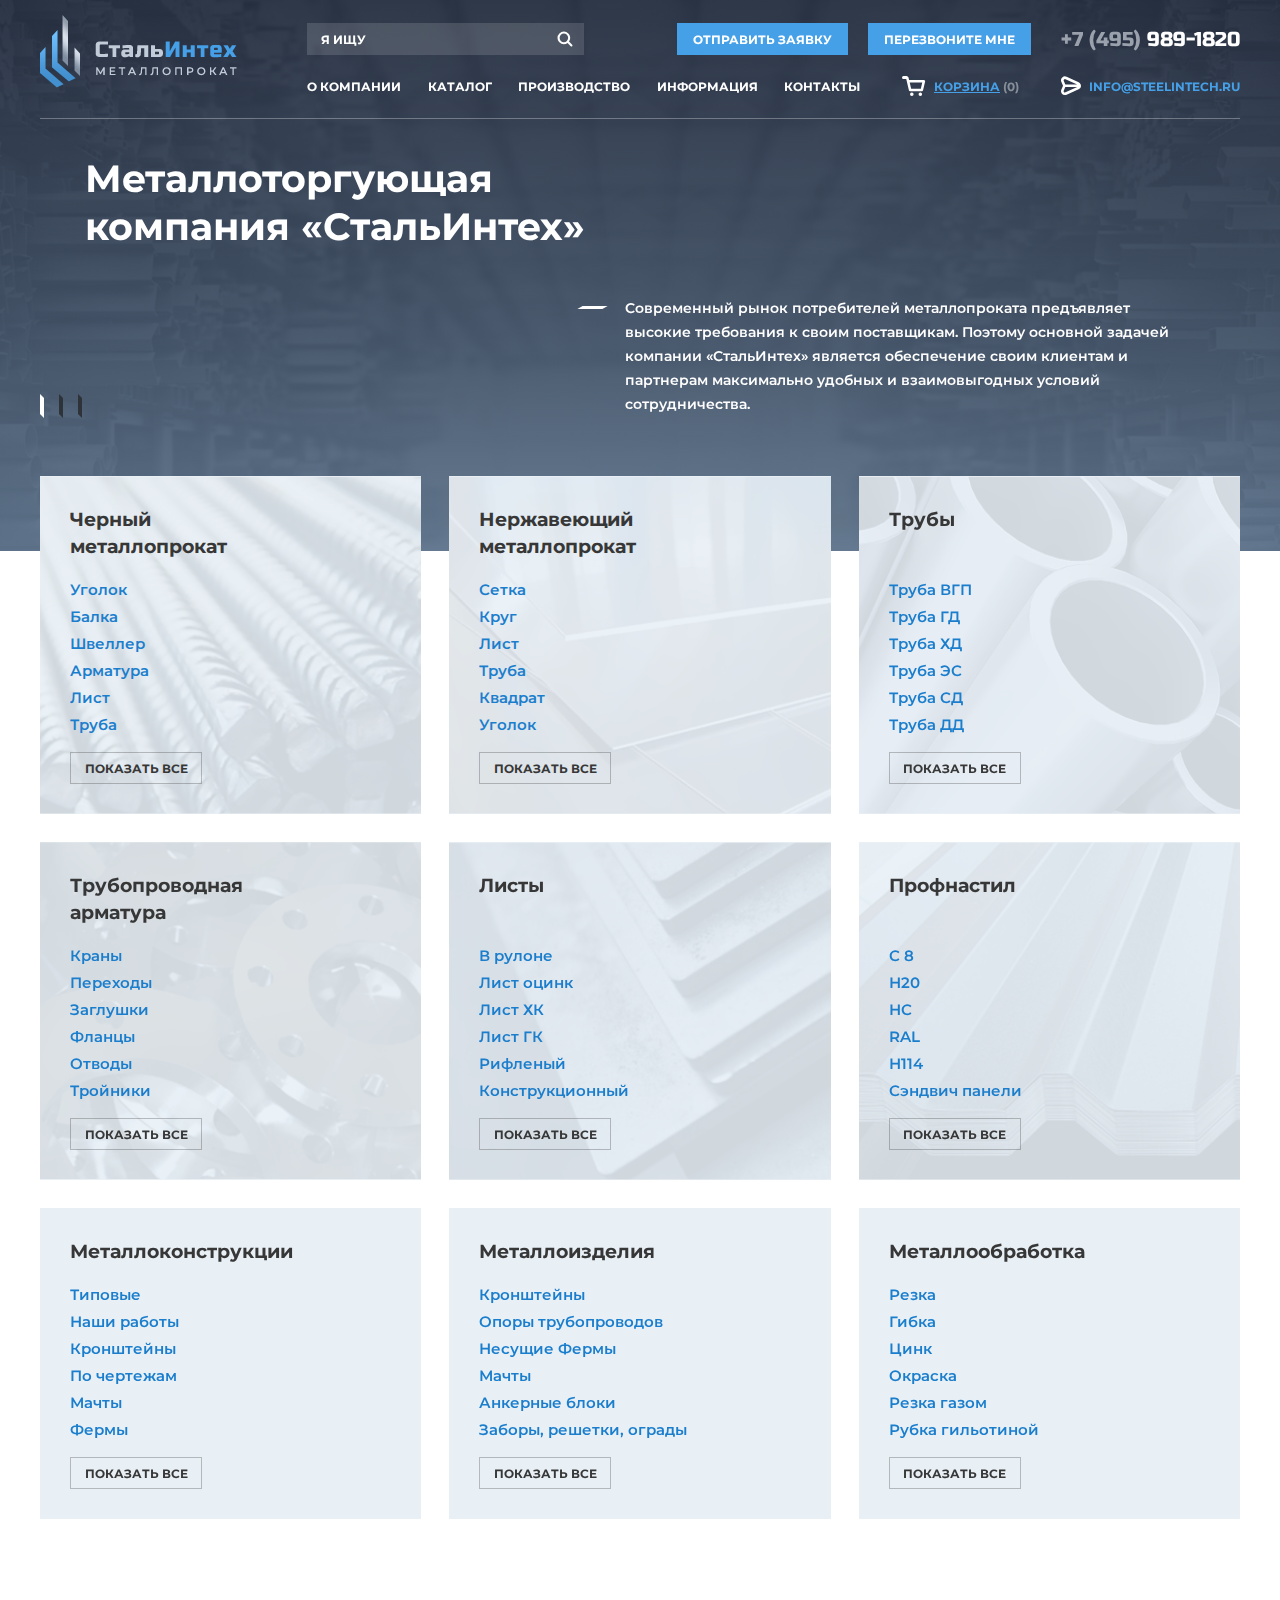
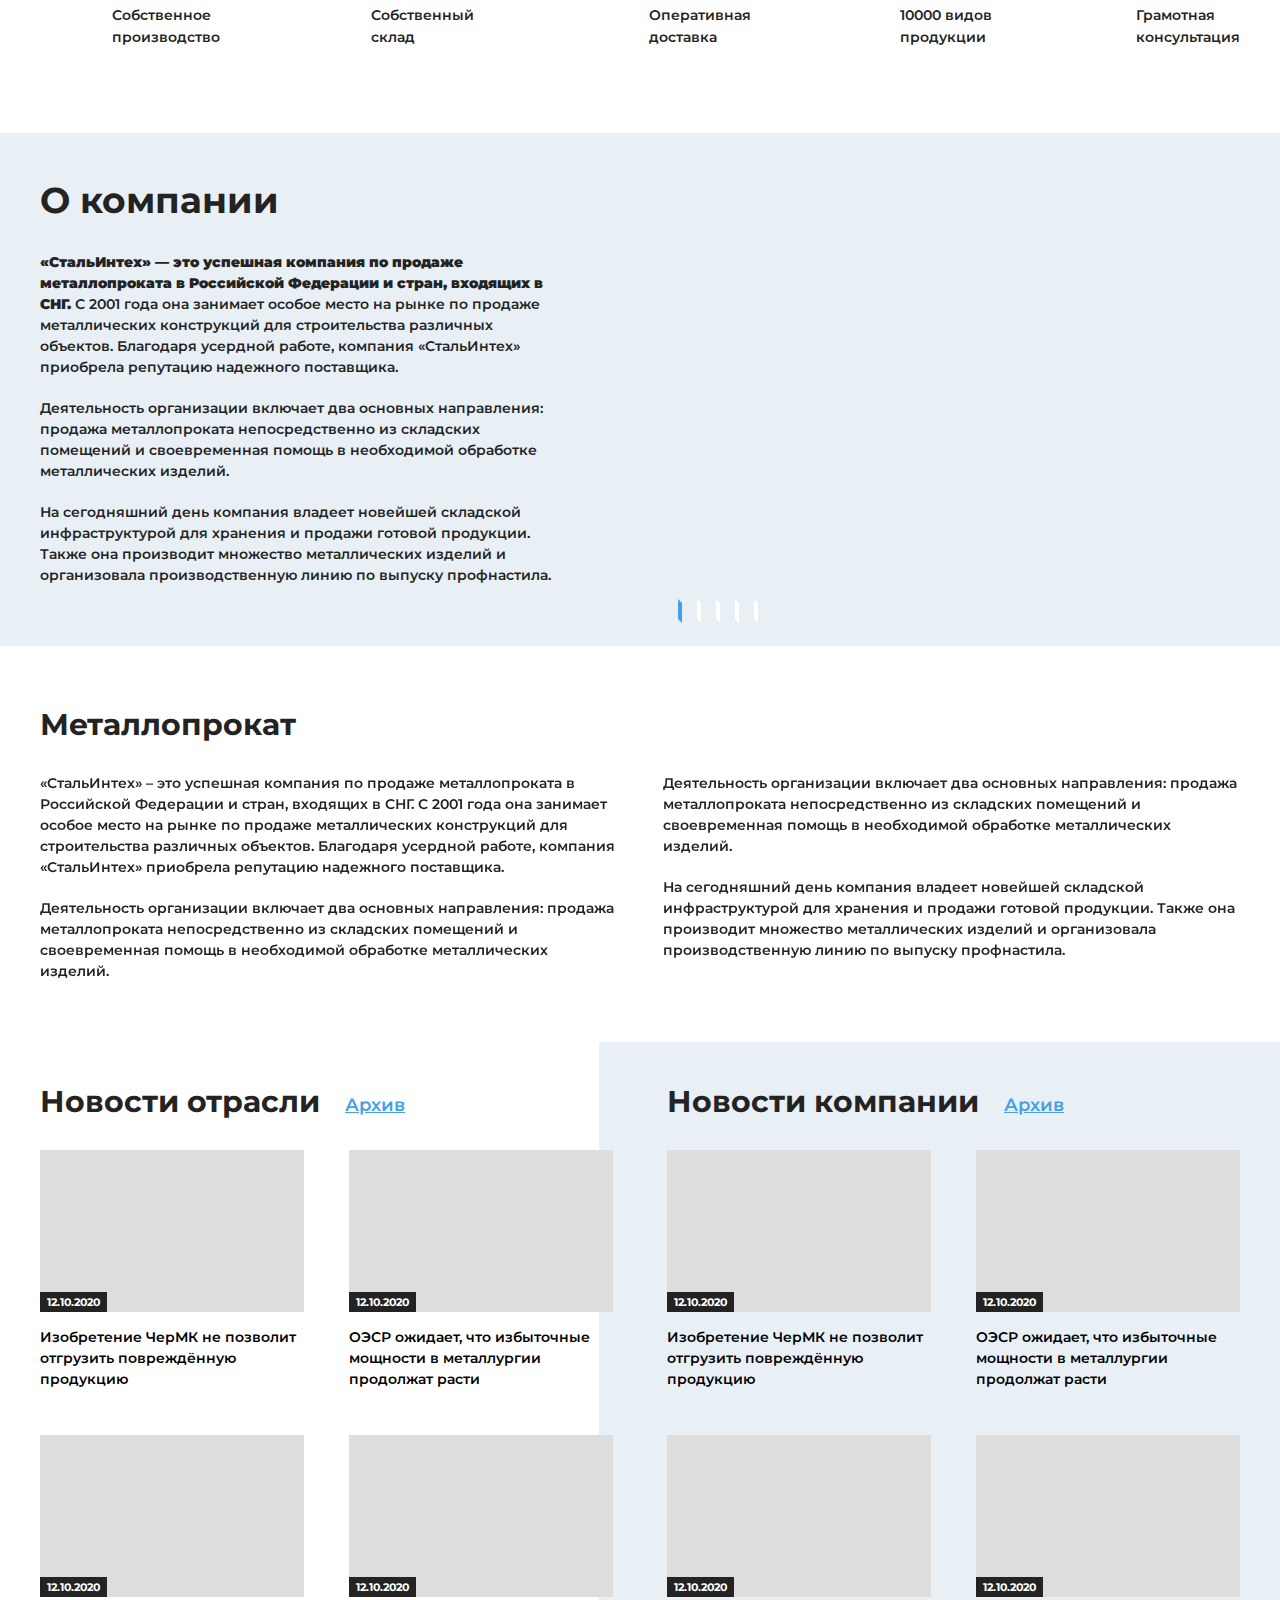
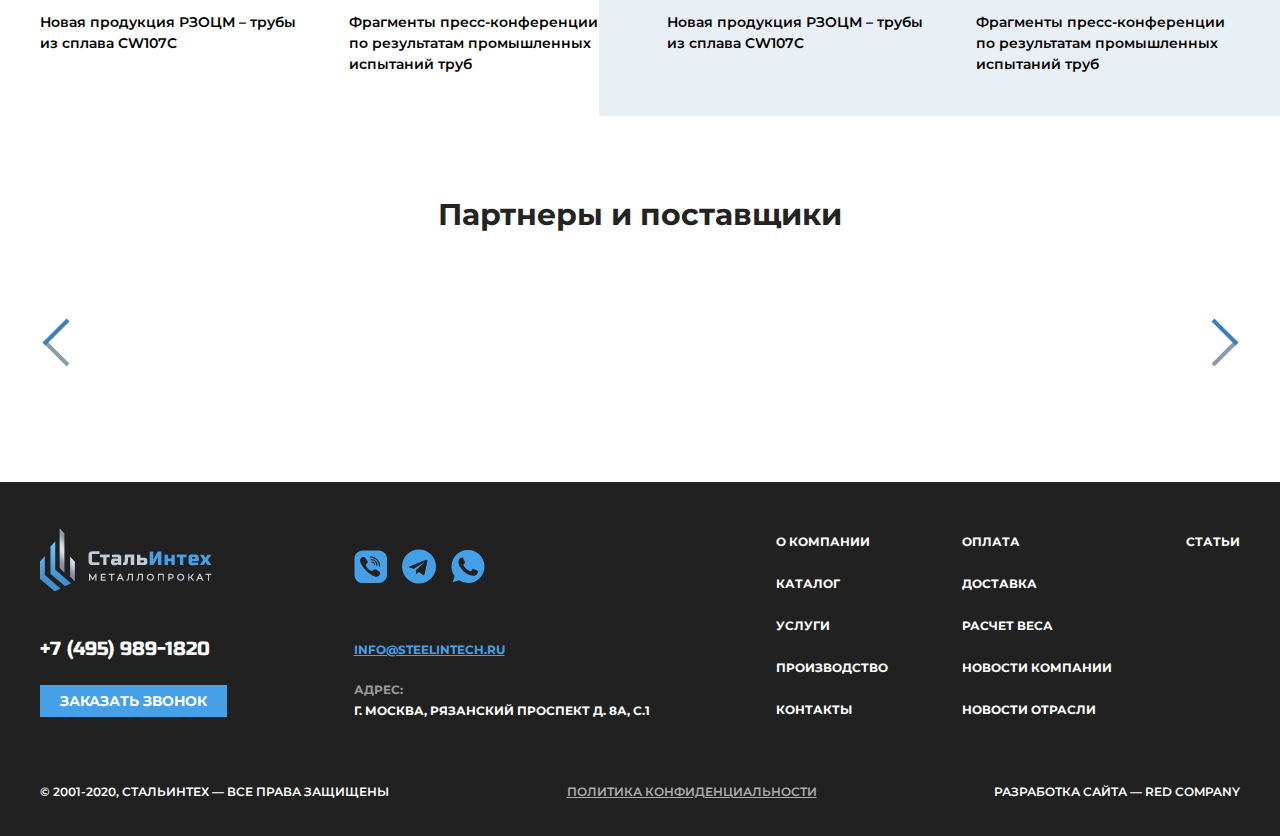
<file: index.html>
<!DOCTYPE html>
<html lang="ru">
	<head>
		<meta http-equiv="Content-Type" content="text/html; charset=utf-8">

		<!-- Адаптирование страницы для мобильных устройств -->
		<meta name="viewport" content="width=device-width, initial-scale=1, maximum-scale=1">

		<!-- Запрет распознования номера телефона -->
		<meta name="format-detection" content="telephone=no">
		<meta name="SKYPE_TOOLBAR" content ="SKYPE_TOOLBAR_PARSER_COMPATIBLE">

		<!-- Заголовок страницы -->
		<title>Заголовок страницы</title>

		<!-- Данное значение часто используют(использовали) поисковые системы -->
		<meta name="description" content="">
		<meta name="keywords" content="">

		<!-- Традиционная иконка сайта, размер 16x16, прозрачность поддерживается. Рекомендуемый формат: .ico или .png -->
		<link rel="shortcut icon" href="favicon.ico">

		<!-- Изменение цвета панели моб. браузера -->
		<meta name="msapplication-TileColor" content="#45a0e8">
		<meta name="theme-color" content="#45a0e8">

		<!-- Подключение шрифтов с гугла -->
		<link rel="preconnect" href="https://fonts.gstatic.com">
		<link href="https://fonts.googleapis.com/css2?family=Montserrat:ital,wght@0,300;0,400;0,500;0,600;0,700;0,800;0,900;1,300;1,400;1,500;1,600;1,700;1,800;1,900&family=Russo+One&display=swap" rel="stylesheet">

		<!-- Подключение файлов стилей -->
		<link rel="stylesheet" href="css/owl.carousel.css">
		<link rel="stylesheet" href="css/fancybox.css">
		<link rel="stylesheet" href="css/styles.css">

		<link rel="stylesheet" href="css/response_1239.css" media="print, (max-width: 1239px)">
		<link rel="stylesheet" href="css/response_1023.css" media="print, (max-width: 1023px)">
		<link rel="stylesheet" href="css/response_767.css" media="print, (max-width: 767px)">
		<link rel="stylesheet" href="css/response_479.css" media="(max-width: 479px)">
	</head>

	<body>
		<div class="wrap">
			<div class="main">
				<header class="light absolute">
					<button class="close"></button>

					<div class="mob_scroll">
						<div class="cont row">
							<div class="logo">
								<img src="images/logo.png" alt="">
								<img src="images/logo3.png" alt="">
							</div>

							<div class="data">
								<div class="flex">
									<div class="search">
										<form action="">
											<input type="text" name="" value="" class="input" placeholder="я ищу">

											<button type="submit" class="submit_btn">
												<svg class="icon"><use xlink:href="images/sprite.svg#ic_search"></use></svg>
											</button>
										</form>
									</div>

									<button class="order_btn modal_link" data-content="#order_modal">отправить заявку</button>

									<button class="callback_btn modal_link" data-content="#callback_modal">Перезвоните мне</button>

									<div class="phone">
										<a href="tel:+74959891820"><span>+7 (495)</span> 989-1820</a>
									</div>
								</div>

								<div class="flex">
									<nav class="menu">
										<div class="item">
											<a href="/">О компании</a>
										</div>

										<div class="item">
											<a href="/" class="sub_link">Каталог</a>

											<div class="sub_menu">
												<div><a href="/">Черный металлопрокат</a></div>
												<div><a href="/">Нержавеющий металлопрокат</a></div>
												<div><a href="/">Трубы</a></div>
												<div><a href="/">Трубопроводная арматура</a></div>
												<div><a href="/">Листы</a></div>
												<div><a href="/">Профнастил</a></div>
												<div><a href="/">Металлоконструкции</a></div>
												<div><a href="/">Металлоизделия</a></div>
												<div><a href="/">Металлообработка</a></div>
											</div>
										</div>

										<div class="item">
											<a href="/">Производство</a>
										</div>

										<div class="item">
											<a href="#" class="sub_link">Информация</a>

											<div class="sub_menu">
												<div><a href="/">Оплата и доставка</a></div>
												<div><a href="/">расчет веса</a></div>
												<div><a href="/">поставщикам</a></div>
												<div><a href="/">Авиа и жд</a></div>
												<div><a href="/">новости</a></div>
												<div><a href="/">статьи</a></div>
											</div>
										</div>

										<div class="item">
											<a href="/">Контакты</a>
										</div>
									</nav>

									<div class="cart">
										<svg class="icon"><use xlink:href="images/sprite.svg#ic_cart"></use></svg>
										<a href="/"><u>Корзина</u> <span>(0)</span></a>
									</div>

									<div class="email">
										<svg class="icon"><use xlink:href="images/sprite.svg#ic_email"></use></svg>
										<a href="emilto:info@steelintech.ru">info@steelintech.ru</a>
									</div>
								</div>
							</div>
						</div>
					</div>
				</header>


				<section class="mob_header">
					<div class="cont">
						<a href="/" class="logo">
							<img src="images/logo.png" alt="">
							<img src="images/logo_mini.png" alt="">
						</a>

						<div class="phone">
							<a href="tel:+74959891820"><span>+7 (495)</span> 989-1820</a>
						</div>

						<div class="cart">
							<svg class="icon"><use xlink:href="images/sprite.svg#ic_cart"></use></svg>
							<a href="/"><u>Корзина</u> <span>(0)</span></a>
						</div>

						<button class="mob_menu_btn">
							<span></span>
						</button>
					</div>
				</section>


				<section class="main_slider">
					<div class="slider owl-carousel">
						<div class="slide">
							<div class="cont">
								<div class="info">
									<div class="title">Металлоторгующая<br> компания «СтальИнтех»</div>

									<div class="desc">Современный рынок потребителей металлопроката предъявляет высокие требования к своим поставщикам. Поэтому основной задачей компании «СтальИнтех» является обеспечение своим клиентам и партнерам максимально удобных и взаимовыгодных условий сотрудничества.</div>
								</div>
							</div>

							<div class="bg lozad" data-background-image="images/tmp/bg_main_slider.jpg"></div>
						</div>

						<div class="slide">
							<div class="cont">
								<div class="info">
									<div class="title">Металлоторгующая<br> компания «СтальИнтех»</div>

									<div class="desc">Современный рынок потребителей металлопроката предъявляет высокие требования к своим поставщикам. Поэтому основной задачей компании «СтальИнтех» является обеспечение своим клиентам и партнерам максимально удобных и взаимовыгодных условий сотрудничества.</div>
								</div>
							</div>

							<div class="bg lozad" data-background-image="images/tmp/bg_main_slider.jpg"></div>
						</div>

						<div class="slide">
							<div class="cont">
								<div class="info">
									<div class="title">Металлоторгующая<br> компания «СтальИнтех»</div>

									<div class="desc">Современный рынок потребителей металлопроката предъявляет высокие требования к своим поставщикам. Поэтому основной задачей компании «СтальИнтех» является обеспечение своим клиентам и партнерам максимально удобных и взаимовыгодных условий сотрудничества.</div>
								</div>
							</div>

							<div class="bg lozad" data-background-image="images/tmp/bg_main_slider.jpg"></div>
						</div>
					</div>
				</section>


				<section class="cats_wall block">
					<div class="cont">
						<div class="row">
							<div class="category">
								<a href="/" class="main">Черный металлопрокат</a>

								<div class="sub_cats">
									<div><a href="/">Уголок</a></div>
									<div><a href="/">Балка</a></div>
									<div><a href="/">Швеллер</a></div>
									<div><a href="/">Арматура</a></div>
									<div><a href="/">Лист</a></div>
									<div><a href="/">Труба</a></div>
								</div>

								<a href="/" class="all_link">Показать все</a>

								<img data-src="images/tmp/catalog_thumb.jpg" alt="" class="lozad thumb">
							</div>

							<div class="category">
								<a href="/" class="main">Нержавеющий металлопрокат</a>

								<div class="sub_cats">
									<div><a href="/">Сетка</a></div>
									<div><a href="/">Круг</a></div>
									<div><a href="/">Лист</a></div>
									<div><a href="/">Труба</a></div>
									<div><a href="/">Квадрат</a></div>
									<div><a href="/">Уголок</a></div>
								</div>

								<a href="/" class="all_link">Показать все</a>

								<img data-src="images/tmp/catalog_thumb2.jpg" alt="" class="lozad thumb">
							</div>

							<div class="category">
								<a href="/" class="main">Трубы</a>

								<div class="sub_cats">
									<div><a href="/">Труба ВГП</a></div>
									<div><a href="/">Труба ГД</a></div>
									<div><a href="/">Труба ХД</a></div>
									<div><a href="/">Труба ЭС</a></div>
									<div><a href="/">Труба СД</a></div>
									<div><a href="/">Труба ДД</a></div>
								</div>

								<a href="/" class="all_link">Показать все</a>

								<img data-src="images/tmp/catalog_thumb3.jpg" alt="" class="lozad thumb">
							</div>

							<div class="category">
								<a href="/" class="main">Трубопроводная арматура</a>

								<div class="sub_cats">
									<div><a href="/">Краны</a></div>
									<div><a href="/">Переходы</a></div>
									<div><a href="/">Заглушки</a></div>
									<div><a href="/">Фланцы</a></div>
									<div><a href="/">Отводы</a></div>
									<div><a href="/">Тройники</a></div>
								</div>

								<a href="/" class="all_link">Показать все</a>

								<img data-src="images/tmp/catalog_thumb4.jpg" alt="" class="lozad thumb">
							</div>

							<div class="category">
								<a href="/" class="main">Листы</a>

								<div class="sub_cats">
									<div><a href="/">В рулоне</a></div>
									<div><a href="/">Лист оцинк</a></div>
									<div><a href="/">Лист ХК</a></div>
									<div><a href="/">Лист ГК</a></div>
									<div><a href="/">Рифленый</a></div>
									<div><a href="/">Конструкционный</a></div>
								</div>

								<a href="/" class="all_link">Показать все</a>

								<img data-src="images/tmp/catalog_thumb5.jpg" alt="" class="lozad thumb">
							</div>

							<div class="category">
								<a href="/" class="main">Профнастил</a>

								<div class="sub_cats">
									<div><a href="/">С 8</a></div>
									<div><a href="/">Н20</a></div>
									<div><a href="/">НС</a></div>
									<div><a href="/">RAL</a></div>
									<div><a href="/">Н114</a></div>
									<div><a href="/">Сэндвич панели</a></div>
								</div>

								<a href="/" class="all_link">Показать все</a>

								<img data-src="images/tmp/catalog_thumb6.jpg" alt="" class="lozad thumb">
							</div>

							<div class="category">
								<a href="/" class="main">Металлоконструкции</a>

								<div class="sub_cats">
									<div><a href="/">Типовые</a></div>
									<div><a href="/">Наши работы</a></div>
									<div><a href="/">Кронштейны</a></div>
									<div><a href="/">По чертежам</a></div>
									<div><a href="/">Мачты</a></div>
									<div><a href="/">Фермы</a></div>
								</div>

								<a href="/" class="all_link">Показать все</a>

								<img data-src="images/tmp/catalog_thumb7.jpg" alt="" class="lozad thumb">
							</div>

							<div class="category">
								<a href="/" class="main">Металлоизделия</a>

								<div class="sub_cats">
									<div><a href="/">Кронштейны</a></div>
									<div><a href="/">Опоры трубопроводов</a></div>
									<div><a href="/">Несущие Фермы</a></div>
									<div><a href="/">Мачты</a></div>
									<div><a href="/">Анкерные блоки</a></div>
									<div><a href="/">Заборы, решетки, ограды</a></div>
								</div>

								<a href="/" class="all_link">Показать все</a>

								<img data-src="images/tmp/catalog_thumb8.jpg" alt="" class="lozad thumb">
							</div>

							<div class="category">
								<a href="/" class="main">Металлообработка</a>

								<div class="sub_cats">
									<div><a href="/">Резка</a></div>
									<div><a href="/">Гибка</a></div>
									<div><a href="/">Цинк</a></div>
									<div><a href="/">Окраска</a></div>
									<div><a href="/">Резка газом</a></div>
									<div><a href="/">Рубка гильотиной</a></div>
								</div>

								<a href="/" class="all_link">Показать все</a>

								<img data-src="images/tmp/catalog_thumb9.jpg" alt="" class="lozad thumb">
							</div>
						</div>
					</div>
				</section>


				<section class="advantages block big">
					<div class="cont">
						<div class="row">
							<div class="item">
								<div class="icon icon1">
									<img data-src="images/ic_advantage1.svg" alt="" class="lozad">
								</div>
								<div>Собственное<br> производство</div>
							</div>

							<div class="item">
								<div class="icon icon2">
									<img data-src="images/ic_advantage2.svg" alt="" class="lozad">
								</div>
								<div>Собственный<br> склад</div>
							</div>

							<div class="item">
								<div class="icon icon3">
									<img data-src="images/ic_advantage3.svg" alt="" class="lozad">
								</div>
								<div>Оперативная<br> доставка</div>
							</div>

							<div class="item">
								<div class="icon icon4">
									<img data-src="images/ic_advantage4.svg" alt="" class="lozad">
								</div>
								<div>10000 видов<br> продукции</div>
							</div>

							<div class="item">
								<div class="icon icon5">
									<img data-src="images/ic_advantage5.svg" alt="" class="lozad">
								</div>
								<div>Грамотная<br> консультация</div>
							</div>
						</div>
					</div>
				</section>


				<section class="about_block block">
					<div class="cont">
						<div class="data">
							<div class="block_head">
								<div class="title">О компании</div>
							</div>

							<div class="text_block">
								<p><b>«СтальИнтех» — это успешная компания по продаже металлопроката в Российской Федерации и стран, входящих в СНГ.</b> С 2001 года она занимает особое место на рынке по продаже металлических конструкций для строительства различных объектов. Благодаря усердной работе, компания «СтальИнтех» приобрела репутацию надежного поставщика.</p>

								<p>Деятельность организации включает два основных направления: продажа металлопроката непосредственно из складских помещений и своевременная помощь в необходимой обработке металлических изделий.</p>

								<p>На сегодняшний день компания владеет новейшей складской инфраструктурой для хранения и продажи готовой продукции. Также она производит множество металлических изделий и организовала производственную линию по выпуску профнастила.</p>
							</div>
						</div>

						<div class="slider owl-carousel">
							<div class="slide">
								<img data-src="images/tmp/about_block_slider_img.jpg" alt="" class="lozad">
							</div>

							<div class="slide">
								<img data-src="images/tmp/about_block_slider_img.jpg" alt="" class="lozad">
							</div>

							<div class="slide">
								<img data-src="images/tmp/about_block_slider_img.jpg" alt="" class="lozad">
							</div>

							<div class="slide">
								<img data-src="images/tmp/about_block_slider_img.jpg" alt="" class="lozad">
							</div>

							<div class="slide">
								<img data-src="images/tmp/about_block_slider_img.jpg" alt="" class="lozad">
							</div>
						</div>

						<div class="bg lozad" data-background-image="images/tmp/bg_about_block.jpg"></div>
					</div>
				</section>


				<section class="block">
					<div class="cont">
						<div class="block_head">
							<div class="title mini">Металлопрокат</div>
						</div>

						<div class="text_block">
							<div class="columns">
								<p>«СтальИнтех» – это успешная компания по продаже металлопроката в Российской Федерации и стран, входящих в СНГ. С 2001 года она занимает особое место на рынке по продаже металлических конструкций для строительства различных объектов. Благодаря усердной работе, компания «СтальИнтех» приобрела репутацию надежного поставщика.</p>

								<p>Деятельность организации включает два основных направления: продажа металлопроката непосредственно из складских помещений и своевременная помощь в необходимой обработке металлических изделий.</p>

								<p>Деятельность организации включает два основных направления: продажа металлопроката непосредственно из складских помещений и своевременная помощь в необходимой обработке металлических изделий.</p>

								<p>На сегодняшний день компания владеет новейшей складской инфраструктурой для хранения и продажи готовой продукции. Также она производит множество металлических изделий и организовала производственную линию по выпуску профнастила.</p>
							</div>
						</div>
					</div>
				</section>


				<section class="articles bg block">
					<div class="cont row">
						<div class="section">
							<div class="block_head">
								<div class="title mini">Новости отрасли</div>

								<a href="/" class="all_link">Архив</a>
							</div>

							<div class="row">
								<a href="/" class="article">
									<div class="thumb">
										<img data-src="images/tmp/article_thumb.jpg" alt="" class="lozad">
										<div class="date">12.10.2020</div>
									</div>
									<div class="name">Изобретение ЧерМК не позволит отгрузить повреждённую продукцию</div>
								</a>

								<a href="/" class="article">
									<div class="thumb">
										<img data-src="images/tmp/article_thumb2.jpg" alt="" class="lozad">
										<div class="date">12.10.2020</div>
									</div>
									<div class="name">ОЭСР ожидает, что избыточные мощности в металлургии продолжат расти</div>
								</a>

								<a href="/" class="article">
									<div class="thumb">
										<img data-src="images/tmp/article_thumb3.jpg" alt="" class="lozad">
										<div class="date">12.10.2020</div>
									</div>
									<div class="name">Новая продукция РЗОЦМ – трубы из сплава CW107C</div>
								</a>

								<a href="/" class="article">
									<div class="thumb">
										<img data-src="images/tmp/article_thumb4.jpg" alt="" class="lozad">
										<div class="date">12.10.2020</div>
									</div>
									<div class="name">Фрагменты пресс-конференции по результатам промышленных испытаний труб</div>
								</a>
							</div>
						</div>


						<div class="section">
							<div class="block_head">
								<div class="title mini">Новости компании</div>

								<a href="/" class="all_link">Архив</a>
							</div>

							<div class="row">
								<a href="/" class="article">
									<div class="thumb">
										<img data-src="images/tmp/article_thumb.jpg" alt="" class="lozad">
										<div class="date">12.10.2020</div>
									</div>
									<div class="name">Изобретение ЧерМК не позволит отгрузить повреждённую продукцию</div>
								</a>

								<a href="/" class="article">
									<div class="thumb">
										<img data-src="images/tmp/article_thumb2.jpg" alt="" class="lozad">
										<div class="date">12.10.2020</div>
									</div>
									<div class="name">ОЭСР ожидает, что избыточные мощности в металлургии продолжат расти</div>
								</a>

								<a href="/" class="article">
									<div class="thumb">
										<img data-src="images/tmp/article_thumb3.jpg" alt="" class="lozad">
										<div class="date">12.10.2020</div>
									</div>
									<div class="name">Новая продукция РЗОЦМ – трубы из сплава CW107C</div>
								</a>

								<a href="/" class="article">
									<div class="thumb">
										<img data-src="images/tmp/article_thumb4.jpg" alt="" class="lozad">
										<div class="date">12.10.2020</div>
									</div>
									<div class="name">Фрагменты пресс-конференции по результатам промышленных испытаний труб</div>
								</a>
							</div>
						</div>
					</div>
				</section>


				<section class="partners block">
					<div class="cont">
						<div class="block_head center">
							<div class="title mini">Партнеры и поставщики</div>
						</div>

						<div class="slider owl-carousel">
							<div class="slide">
								<div class="item">
									<img data-src="images/tmp/partner_logo.png" alt="" class="lozad">
								</div>
							</div>

							<div class="slide">
								<div class="item">
									<img data-src="images/tmp/partner_logo2.png" alt="" class="lozad">
								</div>
							</div>

							<div class="slide">
								<div class="item">
									<img data-src="images/tmp/partner_logo3.png" alt="" class="lozad">
								</div>
							</div>

							<div class="slide">
								<div class="item">
									<img data-src="images/tmp/partner_logo4.png" alt="" class="lozad">
								</div>
							</div>

							<div class="slide">
								<div class="item">
									<img data-src="images/tmp/partner_logo5.png" alt="" class="lozad">
								</div>
							</div>

							<div class="slide">
								<div class="item">
									<img data-src="images/tmp/partner_logo.png" alt="" class="lozad">
								</div>
							</div>

							<div class="slide">
								<div class="item">
									<img data-src="images/tmp/partner_logo2.png" alt="" class="lozad">
								</div>
							</div>

							<div class="slide">
								<div class="item">
									<img data-src="images/tmp/partner_logo3.png" alt="" class="lozad">
								</div>
							</div>

							<div class="slide">
								<div class="item">
									<img data-src="images/tmp/partner_logo4.png" alt="" class="lozad">
								</div>
							</div>

							<div class="slide">
								<div class="item">
									<img data-src="images/tmp/partner_logo5.png" alt="" class="lozad">
								</div>
							</div>
						</div>
					</div>
				</section>
			</div>


			<footer>
				<div class="info">
					<div class="cont row">
						<div class="col_left">
							<div class="logo">
								<img src="images/logo2.png" alt="">
							</div>

							<div class="phone">
								<a href="tel:+74959891820">+7 (495) 989-1820</a>
							</div>

							<button class="callback_btn modal_link" data-content="#callback_modal">Заказать звонок</button>
						</div>

						<div class="contacts">
							<div class="socials">
								<a href="/" target="_blank" rel="noopener nofollow">
									<svg class="icon ic_viber"><use xlink:href="images/sprite.svg#ic_viber"></use></svg>
								</a>

								<a href="/" target="_blank" rel="noopener nofollow">
									<svg class="icon ic_telegram"><use xlink:href="images/sprite.svg#ic_telegram"></use></svg>
								</a>

								<a href="/" target="_blank" rel="noopener nofollow">
									<svg class="icon ic_whatsapp"><use xlink:href="images/sprite.svg#ic_whatsapp"></use></svg>
								</a>
							</div>

							<div class="email">
								<a href="emilto:info@steelintech.ru">info@steelintech.ru</a>
							</div>

							<div class="address">
								<div class="name">Адрес:</div>
								<div class="val">г. Москва, Рязанский проспект д. 8А, с.1</div>
							</div>
						</div>

						<div class="links">
							<div class="col">
								<div><a href="/">О компании</a></div>
								<div><a href="/">Каталог</a></div>
								<div><a href="/">Услуги</a></div>
								<div><a href="/">Производство</a></div>
								<div><a href="/">Контакты</a></div>
							</div>

							<div class="col">
								<div><a href="/">Оплата</a></div>
								<div><a href="/">Доставка</a></div>
								<div><a href="/">Расчет веса</a></div>
								<div><a href="/">Новости компании</a></div>
								<div><a href="/">новости отрасли</a></div>
							</div>

							<div class="col">
								<div><a href="/">Статьи</a></div>
							</div>
						</div>
					</div>
				</div>


				<div class="bottom">
					<div class="cont row">
						<div class="copyright">&copy; 2001-2020, СтальИнтех — Все права защищены</div>

						<div class="links">
							<div><a href="/">Политика конфиденциальности</a></div>
						</div>

						<div class="creator">
							<a href="/" target="_blank" rel="noopener nofollow">Разработка сайта — RED COMPANY</a>
						</div>
					</div>
				</div>
			</footer>


			<div class="overlay"></div>
		</div>


		<div class="supports_error">
			Ваш браузер устарел рекомендуем обновить его до последней версии<br> или использовать другой более современный.
		</div>


		<section class="modal" id="callback_modal">
			<div class="modal_title">Перезвоните мне</div>

			<div class="modal_data">
				<form action="" class="form">
					<div class="line phone">
						<div class="label">Телефон <span class="required">*</span></div>

						<div class="field">
							<div class="code">+7</div>
							<input type="tel" name="" value="" class="input input_phone">
							<svg class="icon"><use xlink:href="images/sprite.svg#ic_phone"></use></svg>
						</div>
					</div>

					<div class="line">
						<div class="label">Имя</div>

						<div class="field">
							<input type="text" name="" value="" class="input view2" placeholder="">
						</div>
					</div>


					<div class="bottom">
						<div class="exp">
							<span class="required">*</span> – Звездочкой отмечены обязательные поля
						</div>

						<div class="submit">
							<button type="submit" class="submit_btn">Отправить</button>
						</div>
					</div>

					<div class="agree">Нажимая кнопку «Отправить», вы соглашаетесь с условиями обработки <a href="/">персональных данных</a></div>
				</form>
			</div>
		</section>


		<!-- Подключение javascript файлов -->
		<script src="js/jquery-3.5.0.min.js"></script>
		<script src="js/lozad.min.js"></script>
		<script src="js/owl.carousel.min.js"></script>
		<script src="js/inputmask.min.js"></script>
		<script src="js/fancybox.min.js"></script>
		<script src="js/nice-select.js"></script>
		<script src="js/functions.js"></script>
		<script src="js/scripts.js"></script>
	</body>
</html>
</file>
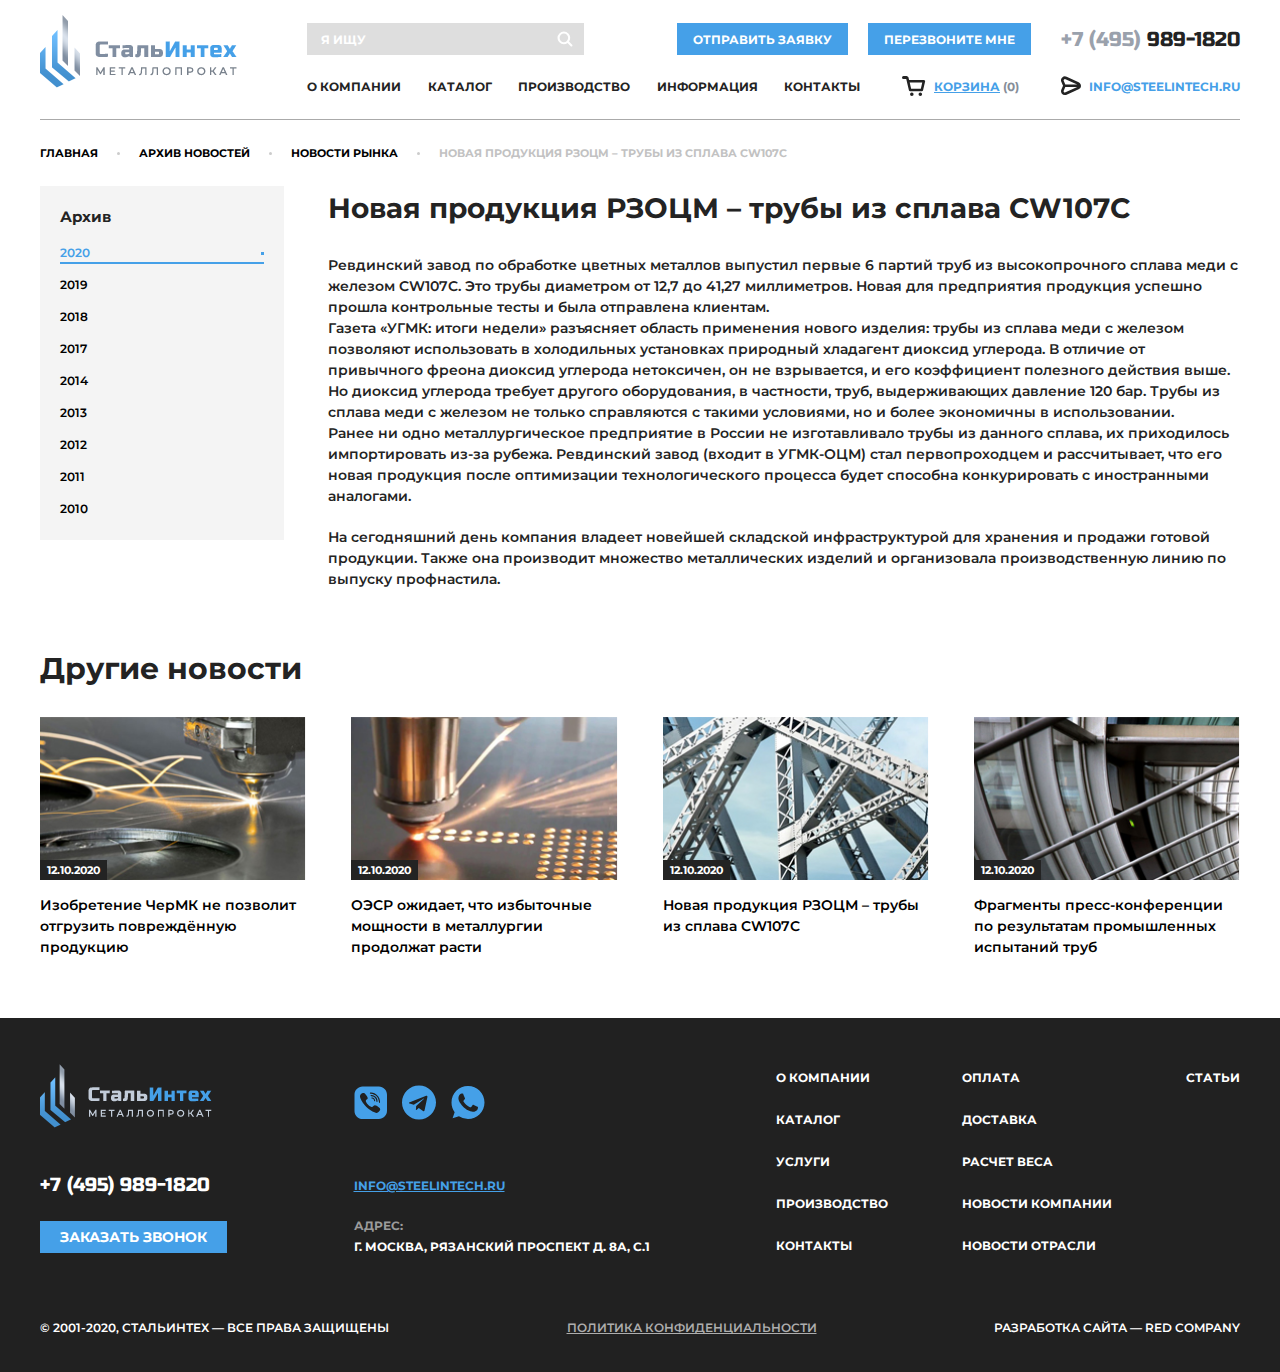
<file: article.html>
<!DOCTYPE html>
<html lang="ru">
	<head>
		<meta http-equiv="Content-Type" content="text/html; charset=utf-8">

		<!-- Адаптирование страницы для мобильных устройств -->
		<meta name="viewport" content="width=device-width, initial-scale=1, maximum-scale=1">

		<!-- Запрет распознования номера телефона -->
		<meta name="format-detection" content="telephone=no">
		<meta name="SKYPE_TOOLBAR" content ="SKYPE_TOOLBAR_PARSER_COMPATIBLE">

		<!-- Заголовок страницы -->
		<title>Заголовок страницы</title>

		<!-- Данное значение часто используют(использовали) поисковые системы -->
		<meta name="description" content="">
		<meta name="keywords" content="">

		<!-- Традиционная иконка сайта, размер 16x16, прозрачность поддерживается. Рекомендуемый формат: .ico или .png -->
		<link rel="shortcut icon" href="favicon.ico">

		<!-- Изменение цвета панели моб. браузера -->
		<meta name="msapplication-TileColor" content="#45a0e8">
		<meta name="theme-color" content="#45a0e8">

		<!-- Подключение шрифтов с гугла -->
		<link rel="preconnect" href="https://fonts.gstatic.com">
		<link href="https://fonts.googleapis.com/css2?family=Montserrat:ital,wght@0,300;0,400;0,500;0,600;0,700;0,800;0,900;1,300;1,400;1,500;1,600;1,700;1,800;1,900&family=Russo+One&display=swap" rel="stylesheet">

		<!-- Подключение файлов стилей -->
		<link rel="stylesheet" href="css/owl.carousel.css">
		<link rel="stylesheet" href="css/fancybox.css">
		<link rel="stylesheet" href="css/styles.css">

		<link rel="stylesheet" href="css/response_1239.css" media="print, (max-width: 1239px)">
		<link rel="stylesheet" href="css/response_1023.css" media="print, (max-width: 1023px)">
		<link rel="stylesheet" href="css/response_767.css" media="print, (max-width: 767px)">
		<link rel="stylesheet" href="css/response_479.css" media="(max-width: 479px)">
	</head>

	<body>
		<div class="wrap">
			<div class="main">
				<header>
					<button class="close"></button>

					<div class="mob_scroll">
						<div class="cont row">
							<div class="logo">
								<img src="images/logo.png" alt="">
							</div>

							<div class="data">
								<div class="flex">
									<div class="search">
										<form action="">
											<input type="text" name="" value="" class="input" placeholder="я ищу">

											<button type="submit" class="submit_btn">
												<svg class="icon"><use xlink:href="images/sprite.svg#ic_search"></use></svg>
											</button>
										</form>
									</div>

									<button class="order_btn modal_link" data-content="#order_modal">отправить заявку</button>

									<button class="callback_btn modal_link" data-content="#callback_modal">Перезвоните мне</button>

									<div class="phone">
										<a href="tel:+74959891820"><span>+7 (495)</span> 989-1820</a>
									</div>
								</div>

								<div class="flex">
									<nav class="menu">
										<div class="item">
											<a href="/">О компании</a>
										</div>

										<div class="item">
											<a href="/" class="sub_link">Каталог</a>

											<div class="sub_menu">
												<div><a href="/">Черный металлопрокат</a></div>
												<div><a href="/">Нержавеющий металлопрокат</a></div>
												<div><a href="/">Трубы</a></div>
												<div><a href="/">Трубопроводная арматура</a></div>
												<div><a href="/">Листы</a></div>
												<div><a href="/">Профнастил</a></div>
												<div><a href="/">Металлоконструкции</a></div>
												<div><a href="/">Металлоизделия</a></div>
												<div><a href="/">Металлообработка</a></div>
											</div>
										</div>

										<div class="item">
											<a href="/">Производство</a>
										</div>

										<div class="item">
											<a href="#" class="sub_link">Информация</a>

											<div class="sub_menu">
												<div><a href="/">Оплата и доставка</a></div>
												<div><a href="/">расчет веса</a></div>
												<div><a href="/">поставщикам</a></div>
												<div><a href="/">Авиа и жд</a></div>
												<div><a href="/">новости</a></div>
												<div><a href="/">статьи</a></div>
											</div>
										</div>

										<div class="item">
											<a href="/">Контакты</a>
										</div>
									</nav>

									<div class="cart">
										<svg class="icon"><use xlink:href="images/sprite.svg#ic_cart"></use></svg>
										<a href="/"><u>Корзина</u> <span>(0)</span></a>
									</div>

									<div class="email">
										<svg class="icon"><use xlink:href="images/sprite.svg#ic_email"></use></svg>
										<a href="emilto:info@steelintech.ru">info@steelintech.ru</a>
									</div>
								</div>
							</div>
						</div>
					</div>
				</header>


				<section class="mob_header">
					<div class="cont">
						<a href="/" class="logo">
							<img src="images/logo.png" alt="">
							<img src="images/logo_mini.png" alt="">
						</a>

						<div class="phone">
							<a href="tel:+74959891820"><span>+7 (495)</span> 989-1820</a>
						</div>

						<div class="cart">
							<svg class="icon"><use xlink:href="images/sprite.svg#ic_cart"></use></svg>
							<a href="/"><u>Корзина</u> <span>(0)</span></a>
						</div>

						<button class="mob_menu_btn">
							<span></span>
						</button>
					</div>
				</section>


				<section class="page_head">
					<div class="cont">
						<div class="breadcrumbs">
							<a href="/">Главная</a> <span class="sep"></span>
							<a href="/">Архив новостей</a> <span class="sep"></span>
							<a href="/">Новости рынка</a> <span class="sep"></span>
							<span class="current">Новая продукция РЗОЦМ – трубы из сплава CW107C</span>
						</div>
					</div>
				</section>


				<section class="content_flex mini block">
					<div class="cont row">
						<aside>
							<div class="links">
								<div class="item">
									<div class="title">Архив</div>

									<div class="sub_links">
										<div><a class="active">2020</a></div>
										<div><a href="/">2019</a></div>
										<div><a href="/">2018</a></div>
										<div><a href="/">2017</a></div>
										<div><a href="/">2014</a></div>
										<div><a href="/">2013</a></div>
										<div><a href="/">2012</a></div>
										<div><a href="/">2011</a></div>
										<div><a href="/">2010</a></div>
									</div>
								</div>
							</div>
						</aside>


						<section class="content">
							<h1 class="page_title">Новая продукция РЗОЦМ – трубы из сплава CW107C</h1>

							<section class="text_block">
								<p>Ревдинский завод по обработке цветных металлов выпустил первые 6 партий труб из высокопрочного сплава меди с железом CW107C. Это трубы диаметром от 12,7 до 41,27 миллиметров. Новая для предприятия продукция успешно прошла контрольные тесты и была отправлена клиентам.<br> Газета «УГМК: итоги недели» разъясняет область применения нового изделия: трубы из сплава меди с железом позволяют использовать в холодильных установках природный хладагент диоксид углерода. В отличие от привычного фреона диоксид углерода нетоксичен, он не взрывается, и его коэффициент полезного действия выше. Но диоксид углерода требует другого оборудования, в частности, труб, выдерживающих давление 120 бар. Трубы из сплава меди с железом не только справляются с такими условиями, но и более экономичны в использовании.<br> Ранее ни одно металлургическое предприятие в России не изготавливало трубы из данного сплава, их приходилось импортировать из-за рубежа. Ревдинский завод (входит в УГМК-ОЦМ) стал первопроходцем и рассчитывает, что его новая продукция после оптимизации технологического процесса будет способна конкурировать с иностранными аналогами.</p>

								<p>На сегодняшний день компания владеет новейшей складской инфраструктурой для хранения и продажи готовой продукции. Также она производит множество металлических изделий и организовала производственную линию по выпуску профнастила.</p>
							</section>
						</section>
					</div>
				</section>


				<section class="articles block">
					<div class="cont">
						<div class="block_head">
							<div class="title mini">Другие новости</div>
						</div>

						<div class="row">
							<a href="/" class="article">
								<div class="thumb">
									<img data-src="images/tmp/article_thumb.jpg" alt="" class="lozad">
									<div class="date">12.10.2020</div>
								</div>
								<div class="name">Изобретение ЧерМК не позволит отгрузить повреждённую продукцию</div>
							</a>

							<a href="/" class="article">
								<div class="thumb">
									<img data-src="images/tmp/article_thumb2.jpg" alt="" class="lozad">
									<div class="date">12.10.2020</div>
								</div>
								<div class="name">ОЭСР ожидает, что избыточные мощности в металлургии продолжат расти</div>
							</a>

							<a href="/" class="article">
								<div class="thumb">
									<img data-src="images/tmp/article_thumb3.jpg" alt="" class="lozad">
									<div class="date">12.10.2020</div>
								</div>
								<div class="name">Новая продукция РЗОЦМ – трубы из сплава CW107C</div>
							</a>

							<a href="/" class="article">
								<div class="thumb">
									<img data-src="images/tmp/article_thumb4.jpg" alt="" class="lozad">
									<div class="date">12.10.2020</div>
								</div>
								<div class="name">Фрагменты пресс-конференции по результатам промышленных испытаний труб</div>
							</a>
						</div>
					</div>
				</section>
			</div>


			<footer>
				<div class="info">
					<div class="cont row">
						<div class="col_left">
							<div class="logo">
								<img src="images/logo2.png" alt="">
							</div>

							<div class="phone">
								<a href="tel:+74959891820">+7 (495) 989-1820</a>
							</div>

							<button class="callback_btn modal_link" data-content="#callback_modal">Заказать звонок</button>
						</div>

						<div class="contacts">
							<div class="socials">
								<a href="/" target="_blank" rel="noopener nofollow">
									<svg class="icon ic_viber"><use xlink:href="images/sprite.svg#ic_viber"></use></svg>
								</a>

								<a href="/" target="_blank" rel="noopener nofollow">
									<svg class="icon ic_telegram"><use xlink:href="images/sprite.svg#ic_telegram"></use></svg>
								</a>

								<a href="/" target="_blank" rel="noopener nofollow">
									<svg class="icon ic_whatsapp"><use xlink:href="images/sprite.svg#ic_whatsapp"></use></svg>
								</a>
							</div>

							<div class="email">
								<a href="emilto:info@steelintech.ru">info@steelintech.ru</a>
							</div>

							<div class="address">
								<div class="name">Адрес:</div>
								<div class="val">г. Москва, Рязанский проспект д. 8А, с.1</div>
							</div>
						</div>

						<div class="links">
							<div class="col">
								<div><a href="/">О компании</a></div>
								<div><a href="/">Каталог</a></div>
								<div><a href="/">Услуги</a></div>
								<div><a href="/">Производство</a></div>
								<div><a href="/">Контакты</a></div>
							</div>

							<div class="col">
								<div><a href="/">Оплата</a></div>
								<div><a href="/">Доставка</a></div>
								<div><a href="/">Расчет веса</a></div>
								<div><a href="/">Новости компании</a></div>
								<div><a href="/">новости отрасли</a></div>
							</div>

							<div class="col">
								<div><a href="/">Статьи</a></div>
							</div>
						</div>
					</div>
				</div>


				<div class="bottom">
					<div class="cont row">
						<div class="copyright">&copy; 2001-2020, СтальИнтех — Все права защищены</div>

						<div class="links">
							<div><a href="/">Политика конфиденциальности</a></div>
						</div>

						<div class="creator">
							<a href="/" target="_blank" rel="noopener nofollow">Разработка сайта — RED COMPANY</a>
						</div>
					</div>
				</div>
			</footer>


			<div class="overlay"></div>
		</div>


		<div class="supports_error">
			Ваш браузер устарел рекомендуем обновить его до последней версии<br> или использовать другой более современный.
		</div>


		<section class="modal" id="callback_modal">
			<div class="modal_title">Перезвоните мне</div>

			<div class="modal_data">
				<form action="" class="form">
					<div class="line phone">
						<div class="label">Телефон <span class="required">*</span></div>

						<div class="field">
							<div class="code">+7</div>
							<input type="tel" name="" value="" class="input input_phone">
							<svg class="icon"><use xlink:href="images/sprite.svg#ic_phone"></use></svg>
						</div>
					</div>

					<div class="line">
						<div class="label">Имя</div>

						<div class="field">
							<input type="text" name="" value="" class="input view2" placeholder="">
						</div>
					</div>


					<div class="bottom">
						<div class="exp">
							<span class="required">*</span> – Звездочкой отмечены обязательные поля
						</div>

						<div class="submit">
							<button type="submit" class="submit_btn">Отправить</button>
						</div>
					</div>

					<div class="agree">Нажимая кнопку «Отправить», вы соглашаетесь с условиями обработки <a href="/">персональных данных</a></div>
				</form>
			</div>
		</section>


		<!-- Подключение javascript файлов -->
		<script src="js/jquery-3.5.0.min.js"></script>
		<script src="js/lozad.min.js"></script>
		<script src="js/owl.carousel.min.js"></script>
		<script src="js/inputmask.min.js"></script>
		<script src="js/fancybox.min.js"></script>
		<script src="js/nice-select.js"></script>
		<script src="js/functions.js"></script>
		<script src="js/scripts.js"></script>
	</body>
</html>
</file>
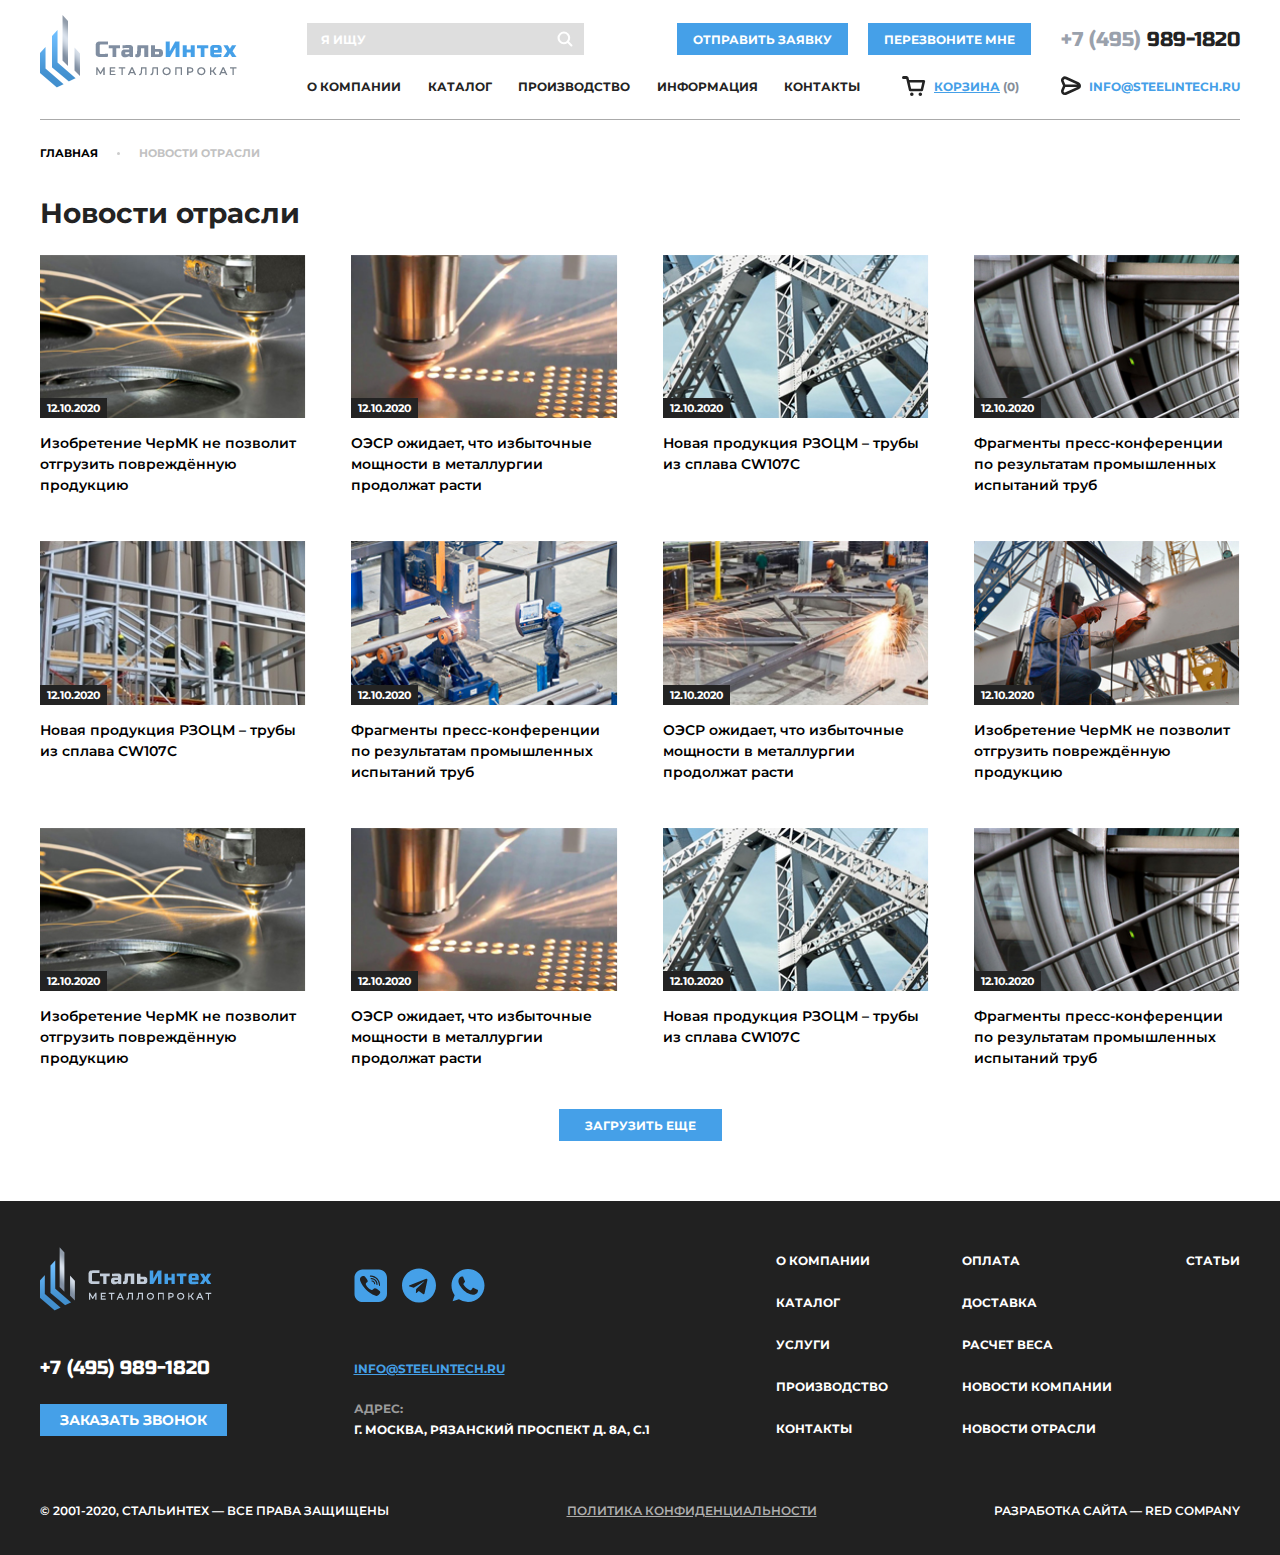
<file: articles.html>
<!DOCTYPE html>
<html lang="ru">
	<head>
		<meta http-equiv="Content-Type" content="text/html; charset=utf-8">

		<!-- Адаптирование страницы для мобильных устройств -->
		<meta name="viewport" content="width=device-width, initial-scale=1, maximum-scale=1">

		<!-- Запрет распознования номера телефона -->
		<meta name="format-detection" content="telephone=no">
		<meta name="SKYPE_TOOLBAR" content ="SKYPE_TOOLBAR_PARSER_COMPATIBLE">

		<!-- Заголовок страницы -->
		<title>Заголовок страницы</title>

		<!-- Данное значение часто используют(использовали) поисковые системы -->
		<meta name="description" content="">
		<meta name="keywords" content="">

		<!-- Традиционная иконка сайта, размер 16x16, прозрачность поддерживается. Рекомендуемый формат: .ico или .png -->
		<link rel="shortcut icon" href="favicon.ico">

		<!-- Изменение цвета панели моб. браузера -->
		<meta name="msapplication-TileColor" content="#45a0e8">
		<meta name="theme-color" content="#45a0e8">

		<!-- Подключение шрифтов с гугла -->
		<link rel="preconnect" href="https://fonts.gstatic.com">
		<link href="https://fonts.googleapis.com/css2?family=Montserrat:ital,wght@0,300;0,400;0,500;0,600;0,700;0,800;0,900;1,300;1,400;1,500;1,600;1,700;1,800;1,900&family=Russo+One&display=swap" rel="stylesheet">

		<!-- Подключение файлов стилей -->
		<link rel="stylesheet" href="css/owl.carousel.css">
		<link rel="stylesheet" href="css/fancybox.css">
		<link rel="stylesheet" href="css/styles.css">

		<link rel="stylesheet" href="css/response_1239.css" media="print, (max-width: 1239px)">
		<link rel="stylesheet" href="css/response_1023.css" media="print, (max-width: 1023px)">
		<link rel="stylesheet" href="css/response_767.css" media="print, (max-width: 767px)">
		<link rel="stylesheet" href="css/response_479.css" media="(max-width: 479px)">
	</head>

	<body>
		<div class="wrap">
			<div class="main">
				<header>
					<button class="close"></button>

					<div class="mob_scroll">
						<div class="cont row">
							<div class="logo">
								<img src="images/logo.png" alt="">
							</div>

							<div class="data">
								<div class="flex">
									<div class="search">
										<form action="">
											<input type="text" name="" value="" class="input" placeholder="я ищу">

											<button type="submit" class="submit_btn">
												<svg class="icon"><use xlink:href="images/sprite.svg#ic_search"></use></svg>
											</button>
										</form>
									</div>

									<button class="order_btn modal_link" data-content="#order_modal">отправить заявку</button>

									<button class="callback_btn modal_link" data-content="#callback_modal">Перезвоните мне</button>

									<div class="phone">
										<a href="tel:+74959891820"><span>+7 (495)</span> 989-1820</a>
									</div>
								</div>

								<div class="flex">
									<nav class="menu">
										<div class="item">
											<a href="/">О компании</a>
										</div>

										<div class="item">
											<a href="/" class="sub_link">Каталог</a>

											<div class="sub_menu">
												<div><a href="/">Черный металлопрокат</a></div>
												<div><a href="/">Нержавеющий металлопрокат</a></div>
												<div><a href="/">Трубы</a></div>
												<div><a href="/">Трубопроводная арматура</a></div>
												<div><a href="/">Листы</a></div>
												<div><a href="/">Профнастил</a></div>
												<div><a href="/">Металлоконструкции</a></div>
												<div><a href="/">Металлоизделия</a></div>
												<div><a href="/">Металлообработка</a></div>
											</div>
										</div>

										<div class="item">
											<a href="/">Производство</a>
										</div>

										<div class="item">
											<a href="#" class="sub_link">Информация</a>

											<div class="sub_menu">
												<div><a href="/">Оплата и доставка</a></div>
												<div><a href="/">расчет веса</a></div>
												<div><a href="/">поставщикам</a></div>
												<div><a href="/">Авиа и жд</a></div>
												<div><a href="/">новости</a></div>
												<div><a href="/">статьи</a></div>
											</div>
										</div>

										<div class="item">
											<a href="/">Контакты</a>
										</div>
									</nav>

									<div class="cart">
										<svg class="icon"><use xlink:href="images/sprite.svg#ic_cart"></use></svg>
										<a href="/"><u>Корзина</u> <span>(0)</span></a>
									</div>

									<div class="email">
										<svg class="icon"><use xlink:href="images/sprite.svg#ic_email"></use></svg>
										<a href="emilto:info@steelintech.ru">info@steelintech.ru</a>
									</div>
								</div>
							</div>
						</div>
					</div>
				</header>


				<section class="mob_header">
					<div class="cont">
						<a href="/" class="logo">
							<img src="images/logo.png" alt="">
							<img src="images/logo_mini.png" alt="">
						</a>

						<div class="phone">
							<a href="tel:+74959891820"><span>+7 (495)</span> 989-1820</a>
						</div>

						<div class="cart">
							<svg class="icon"><use xlink:href="images/sprite.svg#ic_cart"></use></svg>
							<a href="/"><u>Корзина</u> <span>(0)</span></a>
						</div>

						<button class="mob_menu_btn">
							<span></span>
						</button>
					</div>
				</section>


				<section class="page_head">
					<div class="cont">
						<div class="breadcrumbs">
							<a href="/">Главная</a> <span class="sep"></span>
							<span class="current">новости отрасли</span>
						</div>

						<h1 class="page_title">Новости отрасли</h1>
					</div>
				</section>


				<section class="articles block">
					<div class="cont">
						<div class="row">
							<a href="/" class="article">
								<div class="thumb">
									<img data-src="images/tmp/article_thumb.jpg" alt="" class="lozad">
									<div class="date">12.10.2020</div>
								</div>
								<div class="name">Изобретение ЧерМК не позволит отгрузить повреждённую продукцию</div>
							</a>

							<a href="/" class="article">
								<div class="thumb">
									<img data-src="images/tmp/article_thumb2.jpg" alt="" class="lozad">
									<div class="date">12.10.2020</div>
								</div>
								<div class="name">ОЭСР ожидает, что избыточные мощности в металлургии продолжат расти</div>
							</a>

							<a href="/" class="article">
								<div class="thumb">
									<img data-src="images/tmp/article_thumb3.jpg" alt="" class="lozad">
									<div class="date">12.10.2020</div>
								</div>
								<div class="name">Новая продукция РЗОЦМ – трубы из сплава CW107C</div>
							</a>

							<a href="/" class="article">
								<div class="thumb">
									<img data-src="images/tmp/article_thumb4.jpg" alt="" class="lozad">
									<div class="date">12.10.2020</div>
								</div>
								<div class="name">Фрагменты пресс-конференции по результатам промышленных испытаний труб</div>
							</a>

							<a href="/" class="article">
								<div class="thumb">
									<img data-src="images/tmp/article_thumb5.jpg" alt="" class="lozad">
									<div class="date">12.10.2020</div>
								</div>
								<div class="name">Новая продукция РЗОЦМ – трубы из сплава CW107C</div>
							</a>

							<a href="/" class="article">
								<div class="thumb">
									<img data-src="images/tmp/article_thumb6.jpg" alt="" class="lozad">
									<div class="date">12.10.2020</div>
								</div>
								<div class="name">Фрагменты пресс-конференции по результатам промышленных испытаний труб</div>
							</a>

							<a href="/" class="article">
								<div class="thumb">
									<img data-src="images/tmp/article_thumb7.jpg" alt="" class="lozad">
									<div class="date">12.10.2020</div>
								</div>
								<div class="name">ОЭСР ожидает, что избыточные мощности в металлургии продолжат расти</div>
							</a>

							<a href="/" class="article">
								<div class="thumb">
									<img data-src="images/tmp/article_thumb8.jpg" alt="" class="lozad">
									<div class="date">12.10.2020</div>
								</div>
								<div class="name">Изобретение ЧерМК не позволит отгрузить повреждённую продукцию</div>
							</a>

							<a href="/" class="article">
								<div class="thumb">
									<img data-src="images/tmp/article_thumb.jpg" alt="" class="lozad">
									<div class="date">12.10.2020</div>
								</div>
								<div class="name">Изобретение ЧерМК не позволит отгрузить повреждённую продукцию</div>
							</a>

							<a href="/" class="article">
								<div class="thumb">
									<img data-src="images/tmp/article_thumb2.jpg" alt="" class="lozad">
									<div class="date">12.10.2020</div>
								</div>
								<div class="name">ОЭСР ожидает, что избыточные мощности в металлургии продолжат расти</div>
							</a>

							<a href="/" class="article">
								<div class="thumb">
									<img data-src="images/tmp/article_thumb3.jpg" alt="" class="lozad">
									<div class="date">12.10.2020</div>
								</div>
								<div class="name">Новая продукция РЗОЦМ – трубы из сплава CW107C</div>
							</a>

							<a href="/" class="article">
								<div class="thumb">
									<img data-src="images/tmp/article_thumb4.jpg" alt="" class="lozad">
									<div class="date">12.10.2020</div>
								</div>
								<div class="name">Фрагменты пресс-конференции по результатам промышленных испытаний труб</div>
							</a>
						</div>

						<div class="load_more">
							<button>Загрузить еще</button>
						</div>
					</div>
				</section>
			</div>


			<footer>
				<div class="info">
					<div class="cont row">
						<div class="col_left">
							<div class="logo">
								<img src="images/logo2.png" alt="">
							</div>

							<div class="phone">
								<a href="tel:+74959891820">+7 (495) 989-1820</a>
							</div>

							<button class="callback_btn modal_link" data-content="#callback_modal">Заказать звонок</button>
						</div>

						<div class="contacts">
							<div class="socials">
								<a href="/" target="_blank" rel="noopener nofollow">
									<svg class="icon ic_viber"><use xlink:href="images/sprite.svg#ic_viber"></use></svg>
								</a>

								<a href="/" target="_blank" rel="noopener nofollow">
									<svg class="icon ic_telegram"><use xlink:href="images/sprite.svg#ic_telegram"></use></svg>
								</a>

								<a href="/" target="_blank" rel="noopener nofollow">
									<svg class="icon ic_whatsapp"><use xlink:href="images/sprite.svg#ic_whatsapp"></use></svg>
								</a>
							</div>

							<div class="email">
								<a href="emilto:info@steelintech.ru">info@steelintech.ru</a>
							</div>

							<div class="address">
								<div class="name">Адрес:</div>
								<div class="val">г. Москва, Рязанский проспект д. 8А, с.1</div>
							</div>
						</div>

						<div class="links">
							<div class="col">
								<div><a href="/">О компании</a></div>
								<div><a href="/">Каталог</a></div>
								<div><a href="/">Услуги</a></div>
								<div><a href="/">Производство</a></div>
								<div><a href="/">Контакты</a></div>
							</div>

							<div class="col">
								<div><a href="/">Оплата</a></div>
								<div><a href="/">Доставка</a></div>
								<div><a href="/">Расчет веса</a></div>
								<div><a href="/">Новости компании</a></div>
								<div><a href="/">новости отрасли</a></div>
							</div>

							<div class="col">
								<div><a href="/">Статьи</a></div>
							</div>
						</div>
					</div>
				</div>


				<div class="bottom">
					<div class="cont row">
						<div class="copyright">&copy; 2001-2020, СтальИнтех — Все права защищены</div>

						<div class="links">
							<div><a href="/">Политика конфиденциальности</a></div>
						</div>

						<div class="creator">
							<a href="/" target="_blank" rel="noopener nofollow">Разработка сайта — RED COMPANY</a>
						</div>
					</div>
				</div>
			</footer>


			<div class="overlay"></div>
		</div>


		<div class="supports_error">
			Ваш браузер устарел рекомендуем обновить его до последней версии<br> или использовать другой более современный.
		</div>


		<section class="modal" id="callback_modal">
			<div class="modal_title">Перезвоните мне</div>

			<div class="modal_data">
				<form action="" class="form">
					<div class="line phone">
						<div class="label">Телефон <span class="required">*</span></div>

						<div class="field">
							<div class="code">+7</div>
							<input type="tel" name="" value="" class="input input_phone">
							<svg class="icon"><use xlink:href="images/sprite.svg#ic_phone"></use></svg>
						</div>
					</div>

					<div class="line">
						<div class="label">Имя</div>

						<div class="field">
							<input type="text" name="" value="" class="input view2" placeholder="">
						</div>
					</div>


					<div class="bottom">
						<div class="exp">
							<span class="required">*</span> – Звездочкой отмечены обязательные поля
						</div>

						<div class="submit">
							<button type="submit" class="submit_btn">Отправить</button>
						</div>
					</div>

					<div class="agree">Нажимая кнопку «Отправить», вы соглашаетесь с условиями обработки <a href="/">персональных данных</a></div>
				</form>
			</div>
		</section>


		<!-- Подключение javascript файлов -->
		<script src="js/jquery-3.5.0.min.js"></script>
		<script src="js/lozad.min.js"></script>
		<script src="js/owl.carousel.min.js"></script>
		<script src="js/inputmask.min.js"></script>
		<script src="js/fancybox.min.js"></script>
		<script src="js/nice-select.js"></script>
		<script src="js/functions.js"></script>
		<script src="js/scripts.js"></script>
	</body>
</html>
</file>
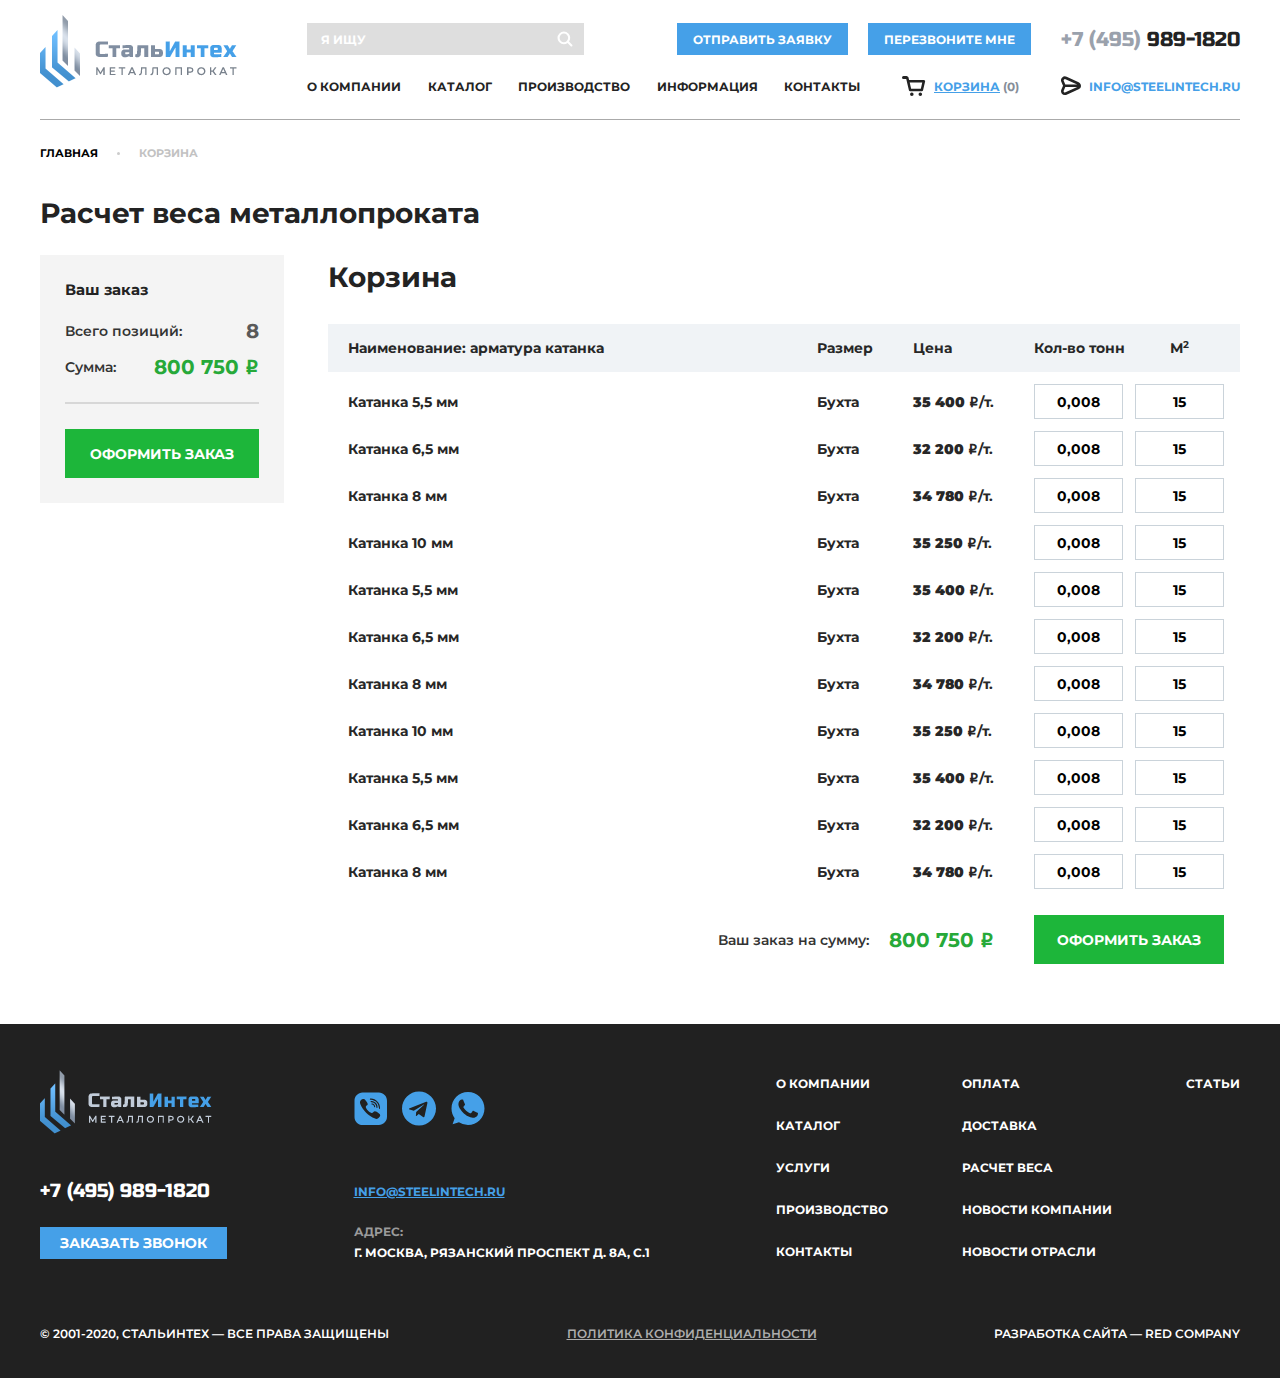
<file: cart.html>
<!DOCTYPE html>
<html lang="ru">
	<head>
		<meta http-equiv="Content-Type" content="text/html; charset=utf-8">

		<!-- Адаптирование страницы для мобильных устройств -->
		<meta name="viewport" content="width=device-width, initial-scale=1, maximum-scale=1">

		<!-- Запрет распознования номера телефона -->
		<meta name="format-detection" content="telephone=no">
		<meta name="SKYPE_TOOLBAR" content ="SKYPE_TOOLBAR_PARSER_COMPATIBLE">

		<!-- Заголовок страницы -->
		<title>Заголовок страницы</title>

		<!-- Данное значение часто используют(использовали) поисковые системы -->
		<meta name="description" content="">
		<meta name="keywords" content="">

		<!-- Традиционная иконка сайта, размер 16x16, прозрачность поддерживается. Рекомендуемый формат: .ico или .png -->
		<link rel="shortcut icon" href="favicon.ico">

		<!-- Изменение цвета панели моб. браузера -->
		<meta name="msapplication-TileColor" content="#45a0e8">
		<meta name="theme-color" content="#45a0e8">

		<!-- Подключение шрифтов с гугла -->
		<link rel="preconnect" href="https://fonts.gstatic.com">
		<link href="https://fonts.googleapis.com/css2?family=Montserrat:ital,wght@0,300;0,400;0,500;0,600;0,700;0,800;0,900;1,300;1,400;1,500;1,600;1,700;1,800;1,900&family=Russo+One&display=swap" rel="stylesheet">

		<!-- Подключение файлов стилей -->
		<link rel="stylesheet" href="css/owl.carousel.css">
		<link rel="stylesheet" href="css/fancybox.css">
		<link rel="stylesheet" href="css/styles.css">

		<link rel="stylesheet" href="css/response_1239.css" media="print, (max-width: 1239px)">
		<link rel="stylesheet" href="css/response_1023.css" media="print, (max-width: 1023px)">
		<link rel="stylesheet" href="css/response_767.css" media="print, (max-width: 767px)">
		<link rel="stylesheet" href="css/response_479.css" media="(max-width: 479px)">
	</head>

	<body>
		<div class="wrap">
			<div class="main">
				<header>
					<button class="close"></button>

					<div class="mob_scroll">
						<div class="cont row">
							<div class="logo">
								<img src="images/logo.png" alt="">
							</div>

							<div class="data">
								<div class="flex">
									<div class="search">
										<form action="">
											<input type="text" name="" value="" class="input" placeholder="я ищу">

											<button type="submit" class="submit_btn">
												<svg class="icon"><use xlink:href="images/sprite.svg#ic_search"></use></svg>
											</button>
										</form>
									</div>

									<button class="order_btn modal_link" data-content="#order_modal">отправить заявку</button>

									<button class="callback_btn modal_link" data-content="#callback_modal">Перезвоните мне</button>

									<div class="phone">
										<a href="tel:+74959891820"><span>+7 (495)</span> 989-1820</a>
									</div>
								</div>

								<div class="flex">
									<nav class="menu">
										<div class="item">
											<a href="/">О компании</a>
										</div>

										<div class="item">
											<a href="/" class="sub_link">Каталог</a>

											<div class="sub_menu">
												<div><a href="/">Черный металлопрокат</a></div>
												<div><a href="/">Нержавеющий металлопрокат</a></div>
												<div><a href="/">Трубы</a></div>
												<div><a href="/">Трубопроводная арматура</a></div>
												<div><a href="/">Листы</a></div>
												<div><a href="/">Профнастил</a></div>
												<div><a href="/">Металлоконструкции</a></div>
												<div><a href="/">Металлоизделия</a></div>
												<div><a href="/">Металлообработка</a></div>
											</div>
										</div>

										<div class="item">
											<a href="/">Производство</a>
										</div>

										<div class="item">
											<a href="#" class="sub_link">Информация</a>

											<div class="sub_menu">
												<div><a href="/">Оплата и доставка</a></div>
												<div><a href="/">расчет веса</a></div>
												<div><a href="/">поставщикам</a></div>
												<div><a href="/">Авиа и жд</a></div>
												<div><a href="/">новости</a></div>
												<div><a href="/">статьи</a></div>
											</div>
										</div>

										<div class="item">
											<a href="/">Контакты</a>
										</div>
									</nav>

									<div class="cart">
										<svg class="icon"><use xlink:href="images/sprite.svg#ic_cart"></use></svg>
										<a href="/"><u>Корзина</u> <span>(0)</span></a>
									</div>

									<div class="email">
										<svg class="icon"><use xlink:href="images/sprite.svg#ic_email"></use></svg>
										<a href="emilto:info@steelintech.ru">info@steelintech.ru</a>
									</div>
								</div>
							</div>
						</div>
					</div>
				</header>


				<section class="mob_header">
					<div class="cont">
						<a href="/" class="logo">
							<img src="images/logo.png" alt="">
							<img src="images/logo_mini.png" alt="">
						</a>

						<div class="phone">
							<a href="tel:+74959891820"><span>+7 (495)</span> 989-1820</a>
						</div>

						<div class="cart">
							<svg class="icon"><use xlink:href="images/sprite.svg#ic_cart"></use></svg>
							<a href="/"><u>Корзина</u> <span>(0)</span></a>
						</div>

						<button class="mob_menu_btn">
							<span></span>
						</button>
					</div>
				</section>


				<section class="page_head">
					<div class="cont">
						<div class="breadcrumbs">
							<a href="/">Главная</a> <span class="sep"></span>
							<span class="current">Корзина</span>
						</div>

						<h1 class="page_title">Расчет веса металлопроката</h1>
					</div>
				</section>


				<section class="content_flex mini block">
					<div class="cont row">
						<aside>
							<div class="checkout_info">
								<div class="title">Ваш заказ</div>

								<div class="totals">
									<div class="item">
										<div class="name">Всего позиций:</div>
										<div class="val">8</div>
									</div>

									<div class="item">
										<div class="name">Сумма:</div>
										<div class="val price">800 750 <span class="currency">i</span></div>
									</div>
								</div>

								<button class="checkout_btn modal_link" data-content="#checkout_modal">Оформить заказ</button>
							</div>
						</aside>


						<section class="content">
							<h1 class="page_title">Корзина</h1>

							<div class="cart_info">
								<table>
									<thead>
										<tr>
											<th>Наименование: арматура катанка</th>
											<th>Размер</th>
											<th>Цена</th>
											<th>Кол-во тонн</th>
											<th class="aligncenter">М<sup>2</sup></th>
										</tr>
									</thead>

									<tbody>
										<tr>
											<td class="name">Катанка 5,5 мм</td>

											<td class="size" data-column="Размер">Бухта</td>

											<td class="price" data-column="Цена">
												<b>35 400</b> <span class="currency">i</span>/т.
											</td>

											<td class="amount" data-column="Кол-во тонн">
												<input type="text" name="" value="0,008" class="input">
											</td>

											<td class="area" data-column="М2">
												<input type="text" name="" value="15" class="input">
											</td>
										</tr>

										<tr>
											<td class="name">Катанка 6,5 мм</td>

											<td class="size" data-column="Размер">Бухта</td>

											<td class="price" data-column="Цена">
												<b>32 200</b> <span class="currency">i</span>/т.
											</td>

											<td class="amount" data-column="Кол-во тонн">
												<input type="text" name="" value="0,008" class="input">
											</td>

											<td class="area" data-column="М2">
												<input type="text" name="" value="15" class="input">
											</td>
										</tr>

										<tr>
											<td class="name">Катанка 8 мм</td>

											<td class="size" data-column="Размер">Бухта</td>

											<td class="price" data-column="Цена">
												<b>34 780</b> <span class="currency">i</span>/т.
											</td>

											<td class="amount" data-column="Кол-во тонн">
												<input type="text" name="" value="0,008" class="input">
											</td>

											<td class="area" data-column="М2">
												<input type="text" name="" value="15" class="input">
											</td>
										</tr>

										<tr>
											<td class="name">Катанка 10 мм</td>

											<td class="size" data-column="Размер">Бухта</td>

											<td class="price" data-column="Цена">
												<b>35 250</b> <span class="currency">i</span>/т.
											</td>

											<td class="amount" data-column="Кол-во тонн">
												<input type="text" name="" value="0,008" class="input">
											</td>

											<td class="area" data-column="М2">
												<input type="text" name="" value="15" class="input">
											</td>
										</tr>

										<tr>
											<td class="name">Катанка 5,5 мм</td>

											<td class="size" data-column="Размер">Бухта</td>

											<td class="price" data-column="Цена">
												<b>35 400</b> <span class="currency">i</span>/т.
											</td>

											<td class="amount" data-column="Кол-во тонн">
												<input type="text" name="" value="0,008" class="input">
											</td>

											<td class="area" data-column="М2">
												<input type="text" name="" value="15" class="input">
											</td>
										</tr>

										<tr>
											<td class="name">Катанка 6,5 мм</td>

											<td class="size" data-column="Размер">Бухта</td>

											<td class="price" data-column="Цена">
												<b>32 200</b> <span class="currency">i</span>/т.
											</td>

											<td class="amount" data-column="Кол-во тонн">
												<input type="text" name="" value="0,008" class="input">
											</td>

											<td class="area" data-column="М2">
												<input type="text" name="" value="15" class="input">
											</td>
										</tr>

										<tr>
											<td class="name">Катанка 8 мм</td>

											<td class="size" data-column="Размер">Бухта</td>

											<td class="price" data-column="Цена">
												<b>34 780</b> <span class="currency">i</span>/т.
											</td>

											<td class="amount" data-column="Кол-во тонн">
												<input type="text" name="" value="0,008" class="input">
											</td>

											<td class="area" data-column="М2">
												<input type="text" name="" value="15" class="input">
											</td>
										</tr>

										<tr>
											<td class="name">Катанка 10 мм</td>

											<td class="size" data-column="Размер">Бухта</td>

											<td class="price" data-column="Цена">
												<b>35 250</b> <span class="currency">i</span>/т.
											</td>

											<td class="amount" data-column="Кол-во тонн">
												<input type="text" name="" value="0,008" class="input">
											</td>

											<td class="area" data-column="М2">
												<input type="text" name="" value="15" class="input">
											</td>
										</tr>

										<tr>
											<td class="name">Катанка 5,5 мм</td>

											<td class="size" data-column="Размер">Бухта</td>

											<td class="price" data-column="Цена">
												<b>35 400</b> <span class="currency">i</span>/т.
											</td>

											<td class="amount" data-column="Кол-во тонн">
												<input type="text" name="" value="0,008" class="input">
											</td>

											<td class="area" data-column="М2">
												<input type="text" name="" value="15" class="input">
											</td>
										</tr>

										<tr>
											<td class="name">Катанка 6,5 мм</td>

											<td class="size" data-column="Размер">Бухта</td>

											<td class="price" data-column="Цена">
												<b>32 200</b> <span class="currency">i</span>/т.
											</td>

											<td class="amount" data-column="Кол-во тонн">
												<input type="text" name="" value="0,008" class="input">
											</td>

											<td class="area" data-column="М2">
												<input type="text" name="" value="15" class="input">
											</td>
										</tr>

										<tr>
											<td class="name">Катанка 8 мм</td>

											<td class="size" data-column="Размер">Бухта</td>

											<td class="price" data-column="Цена">
												<b>34 780</b> <span class="currency">i</span>/т.
											</td>

											<td class="amount" data-column="Кол-во тонн">
												<input type="text" name="" value="0,008" class="input">
											</td>

											<td class="area" data-column="М2">
												<input type="text" name="" value="15" class="input">
											</td>
										</tr>
									</tbody>
								</table>


								<div class="bottom">
									<div class="total">
										<div>Ваш заказ на сумму:</div>
										<div class="price">800 750 <span class="currency">i</span></div>
									</div>

									<button class="checkout_btn modal_link" data-content="#checkout_modal">Оформить заказ</button>
								</div>
							</div>
						</section>
					</div>
				</section>
			</div>


			<footer>
				<div class="info">
					<div class="cont row">
						<div class="col_left">
							<div class="logo">
								<img src="images/logo2.png" alt="">
							</div>

							<div class="phone">
								<a href="tel:+74959891820">+7 (495) 989-1820</a>
							</div>

							<button class="callback_btn modal_link" data-content="#callback_modal">Заказать звонок</button>
						</div>

						<div class="contacts">
							<div class="socials">
								<a href="/" target="_blank" rel="noopener nofollow">
									<svg class="icon ic_viber"><use xlink:href="images/sprite.svg#ic_viber"></use></svg>
								</a>

								<a href="/" target="_blank" rel="noopener nofollow">
									<svg class="icon ic_telegram"><use xlink:href="images/sprite.svg#ic_telegram"></use></svg>
								</a>

								<a href="/" target="_blank" rel="noopener nofollow">
									<svg class="icon ic_whatsapp"><use xlink:href="images/sprite.svg#ic_whatsapp"></use></svg>
								</a>
							</div>

							<div class="email">
								<a href="emilto:info@steelintech.ru">info@steelintech.ru</a>
							</div>

							<div class="address">
								<div class="name">Адрес:</div>
								<div class="val">г. Москва, Рязанский проспект д. 8А, с.1</div>
							</div>
						</div>

						<div class="links">
							<div class="col">
								<div><a href="/">О компании</a></div>
								<div><a href="/">Каталог</a></div>
								<div><a href="/">Услуги</a></div>
								<div><a href="/">Производство</a></div>
								<div><a href="/">Контакты</a></div>
							</div>

							<div class="col">
								<div><a href="/">Оплата</a></div>
								<div><a href="/">Доставка</a></div>
								<div><a href="/">Расчет веса</a></div>
								<div><a href="/">Новости компании</a></div>
								<div><a href="/">новости отрасли</a></div>
							</div>

							<div class="col">
								<div><a href="/">Статьи</a></div>
							</div>
						</div>
					</div>
				</div>


				<div class="bottom">
					<div class="cont row">
						<div class="copyright">&copy; 2001-2020, СтальИнтех — Все права защищены</div>

						<div class="links">
							<div><a href="/">Политика конфиденциальности</a></div>
						</div>

						<div class="creator">
							<a href="/" target="_blank" rel="noopener nofollow">Разработка сайта — RED COMPANY</a>
						</div>
					</div>
				</div>
			</footer>


			<div class="overlay"></div>
		</div>


		<div class="supports_error">
			Ваш браузер устарел рекомендуем обновить его до последней версии<br> или использовать другой более современный.
		</div>


		<section class="modal" id="callback_modal">
			<div class="modal_title">Перезвоните мне</div>

			<div class="modal_data">
				<form action="" class="form">
					<div class="line phone">
						<div class="label">Телефон <span class="required">*</span></div>

						<div class="field">
							<div class="code">+7</div>
							<input type="tel" name="" value="" class="input input_phone">
							<svg class="icon"><use xlink:href="images/sprite.svg#ic_phone"></use></svg>
						</div>
					</div>

					<div class="line">
						<div class="label">Имя</div>

						<div class="field">
							<input type="text" name="" value="" class="input view2" placeholder="">
						</div>
					</div>


					<div class="bottom">
						<div class="exp">
							<span class="required">*</span> – Звездочкой отмечены обязательные поля
						</div>

						<div class="submit">
							<button type="submit" class="submit_btn">Отправить</button>
						</div>
					</div>

					<div class="agree">Нажимая кнопку «Отправить», вы соглашаетесь с условиями обработки <a href="/">персональных данных</a></div>
				</form>
			</div>
		</section>


		<section class="modal" id="checkout_modal">
			<div class="modal_title">Наш специалист свяжется с вами</div>

			<div class="modal_data">
				<form action="" class="form">
					<div class="line">
						<div class="label">Имя</div>

						<div class="field">
							<input type="text" name="" value="" class="input view2" placeholder="">
						</div>
					</div>

					<div class="line">
						<div class="label">E-mail или Телефон <span class="required">*</span></div>

						<div class="field row">
							<div>
								<input type="text" name="" value="" class="input input_email">
								<svg class="icon"><use xlink:href="images/sprite.svg#ic_email2"></use></svg>
							</div>

							<div>
								<div class="code">+7</div>
								<input type="tel" name="" value="" class="input input_phone error">
								<svg class="icon"><use xlink:href="images/sprite.svg#ic_phone"></use></svg>
							</div>
						</div>
					</div>

					<div class="line">
						<div class="label">Дополнительные комментарии:</div>

						<div class="field">
							<textarea name=""></textarea>
						</div>
					</div>


					<div class="bottom">
						<div class="exp">
							<span class="required">*</span> – Звездочкой отмечены обязательные поля
						</div>

						<div class="submit">
							<button type="submit" class="submit_btn green">оформить</button>
						</div>
					</div>

					<div class="errors">
						<div>Заполните Телефон корректно</div>
					</div>
				</form>
			</div>
		</section>


		<section class="modal saccess" id="saccess_order_modal">
			<div class="modal_title">Спасибо за заявку!</div>

			<div class="modal_desc">Специалист свяжется с Вами в ближайшее время.</div>

			<div class="btns">
				<button class="close">ЗАКРЫТЬ</button>
			</div>
		</section>


		<!-- Подключение javascript файлов -->
		<script src="js/jquery-3.5.0.min.js"></script>
		<script src="js/lozad.min.js"></script>
		<script src="js/owl.carousel.min.js"></script>
		<script src="js/inputmask.min.js"></script>
		<script src="js/fancybox.min.js"></script>
		<script src="js/nice-select.js"></script>
		<script src="js/functions.js"></script>
		<script src="js/scripts.js"></script>
	</body>
</html>
</file>
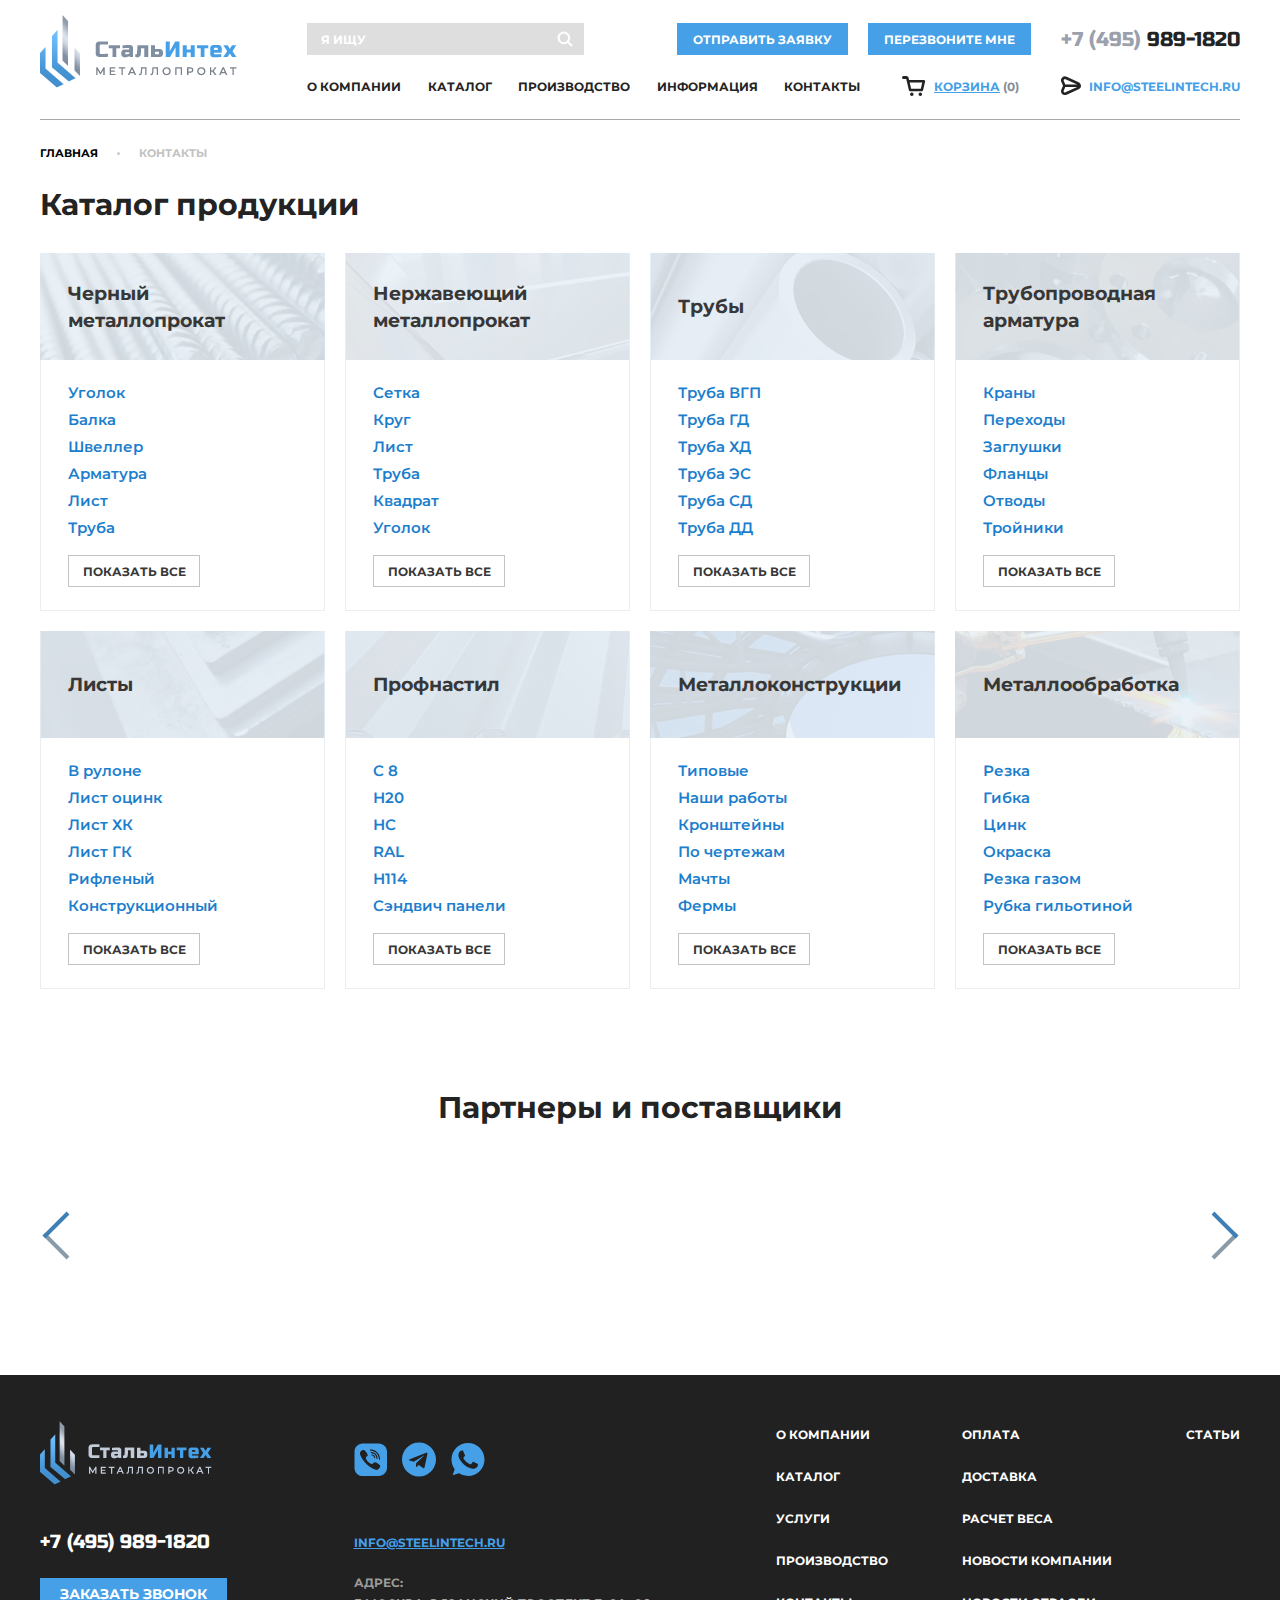
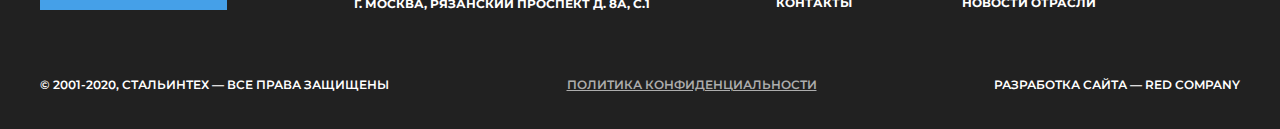
<file: catalog.html>
<!DOCTYPE html>
<html lang="ru">
	<head>
		<meta http-equiv="Content-Type" content="text/html; charset=utf-8">

		<!-- Адаптирование страницы для мобильных устройств -->
		<meta name="viewport" content="width=device-width, initial-scale=1, maximum-scale=1">

		<!-- Запрет распознования номера телефона -->
		<meta name="format-detection" content="telephone=no">
		<meta name="SKYPE_TOOLBAR" content ="SKYPE_TOOLBAR_PARSER_COMPATIBLE">

		<!-- Заголовок страницы -->
		<title>Заголовок страницы</title>

		<!-- Данное значение часто используют(использовали) поисковые системы -->
		<meta name="description" content="">
		<meta name="keywords" content="">

		<!-- Традиционная иконка сайта, размер 16x16, прозрачность поддерживается. Рекомендуемый формат: .ico или .png -->
		<link rel="shortcut icon" href="favicon.ico">

		<!-- Изменение цвета панели моб. браузера -->
		<meta name="msapplication-TileColor" content="#45a0e8">
		<meta name="theme-color" content="#45a0e8">

		<!-- Подключение шрифтов с гугла -->
		<link rel="preconnect" href="https://fonts.gstatic.com">
		<link href="https://fonts.googleapis.com/css2?family=Montserrat:ital,wght@0,300;0,400;0,500;0,600;0,700;0,800;0,900;1,300;1,400;1,500;1,600;1,700;1,800;1,900&family=Russo+One&display=swap" rel="stylesheet">

		<!-- Подключение файлов стилей -->
		<link rel="stylesheet" href="css/owl.carousel.css">
		<link rel="stylesheet" href="css/fancybox.css">
		<link rel="stylesheet" href="css/styles.css">

		<link rel="stylesheet" href="css/response_1239.css" media="print, (max-width: 1239px)">
		<link rel="stylesheet" href="css/response_1023.css" media="print, (max-width: 1023px)">
		<link rel="stylesheet" href="css/response_767.css" media="print, (max-width: 767px)">
		<link rel="stylesheet" href="css/response_479.css" media="(max-width: 479px)">
	</head>

	<body>
		<div class="wrap">
			<div class="main">
				<header>
					<button class="close"></button>

					<div class="mob_scroll">
						<div class="cont row">
							<a href="/" class="logo">
								<img src="images/logo.png" alt="">
							</a>

							<div class="data">
								<div class="flex">
									<div class="search">
										<form action="">
											<input type="text" name="" value="" class="input" placeholder="я ищу">

											<button type="submit" class="submit_btn">
												<svg class="icon"><use xlink:href="images/sprite.svg#ic_search"></use></svg>
											</button>
										</form>
									</div>

									<button class="order_btn modal_link" data-content="#order_modal">отправить заявку</button>

									<button class="callback_btn modal_link" data-content="#callback_modal">Перезвоните мне</button>

									<div class="phone">
										<a href="tel:+74959891820"><span>+7 (495)</span> 989-1820</a>
									</div>
								</div>

								<div class="flex">
									<nav class="menu">
										<div class="item">
											<a href="/">О компании</a>
										</div>

										<div class="item">
											<a href="/" class="sub_link">Каталог</a>

											<div class="sub_menu">
												<div><a href="/">Черный металлопрокат</a></div>
												<div><a href="/">Нержавеющий металлопрокат</a></div>
												<div><a href="/">Трубы</a></div>
												<div><a href="/">Трубопроводная арматура</a></div>
												<div><a href="/">Листы</a></div>
												<div><a href="/">Профнастил</a></div>
												<div><a href="/">Металлоконструкции</a></div>
												<div><a href="/">Металлоизделия</a></div>
												<div><a href="/">Металлообработка</a></div>
											</div>
										</div>

										<div class="item">
											<a href="/">Производство</a>
										</div>

										<div class="item">
											<a href="#" class="sub_link">Информация</a>

											<div class="sub_menu">
												<div><a href="/">Оплата и доставка</a></div>
												<div><a href="/">расчет веса</a></div>
												<div><a href="/">поставщикам</a></div>
												<div><a href="/">Авиа и жд</a></div>
												<div><a href="/">новости</a></div>
												<div><a href="/">статьи</a></div>
											</div>
										</div>

										<div class="item">
											<a href="/">Контакты</a>
										</div>
									</nav>

									<div class="cart">
										<svg class="icon"><use xlink:href="images/sprite.svg#ic_cart"></use></svg>
										<a href="/"><u>Корзина</u> <span>(0)</span></a>
									</div>

									<div class="email">
										<svg class="icon"><use xlink:href="images/sprite.svg#ic_email"></use></svg>
										<a href="emilto:info@steelintech.ru">info@steelintech.ru</a>
									</div>
								</div>
							</div>
						</div>
					</div>
				</header>


				<section class="mob_header">
					<div class="cont">
						<a href="/" class="logo">
							<img src="images/logo.png" alt="">
							<img src="images/logo_mini.png" alt="">
						</a>

						<div class="phone">
							<a href="tel:+74959891820"><span>+7 (495)</span> 989-1820</a>
						</div>

						<div class="cart">
							<svg class="icon"><use xlink:href="images/sprite.svg#ic_cart"></use></svg>
							<a href="/"><u>Корзина</u> <span>(0)</span></a>
						</div>

						<button class="mob_menu_btn">
							<span></span>
						</button>
					</div>
				</section>


				<section class="page_head">
					<div class="cont">
						<div class="breadcrumbs">
							<a href="/">Главная</a> <span class="sep"></span>
							<span class="current">Контакты</span>
						</div>
					</div>
				</section>


				<section class="catalog block">
					<div class="cont">
						<div class="block_head">
							<div class="title mini">Каталог продукции</div>
						</div>

						<div class="row">
							<div class="category">
								<a href="/" class="main">
									<img data-src="images/tmp/catalog_thumb.jpg" alt="" class="lozad thumb">
									<div class="name">Черный металлопрокат</div>
								</a>

								<div class="sub_cats">
									<div><a href="/">Уголок</a></div>
									<div><a href="/">Балка</a></div>
									<div><a href="/">Швеллер</a></div>
									<div><a href="/">Арматура</a></div>
									<div><a href="/">Лист</a></div>
									<div><a href="/">Труба</a></div>
								</div>

								<a href="/" class="all_link">Показать все</a>
							</div>

							<div class="category">
								<a href="/" class="main">
									<img data-src="images/tmp/catalog_thumb2.jpg" alt="" class="lozad thumb">
									<div class="name">Нержавеющий металлопрокат</div>
								</a>

								<div class="sub_cats">
									<div><a href="/">Сетка</a></div>
									<div><a href="/">Круг</a></div>
									<div><a href="/">Лист</a></div>
									<div><a href="/">Труба</a></div>
									<div><a href="/">Квадрат</a></div>
									<div><a href="/">Уголок</a></div>
								</div>

								<a href="/" class="all_link">Показать все</a>
							</div>

							<div class="category">
								<a href="/" class="main">
									<img data-src="images/tmp/catalog_thumb3.jpg" alt="" class="lozad thumb">
									<div class="name">Трубы</div>
								</a>

								<div class="sub_cats">
									<div><a href="/">Труба ВГП</a></div>
									<div><a href="/">Труба ГД</a></div>
									<div><a href="/">Труба ХД</a></div>
									<div><a href="/">Труба ЭС</a></div>
									<div><a href="/">Труба СД</a></div>
									<div><a href="/">Труба ДД</a></div>
								</div>

								<a href="/" class="all_link">Показать все</a>
							</div>

							<div class="category">
								<a href="/" class="main">
									<img data-src="images/tmp/catalog_thumb4.jpg" alt="" class="lozad thumb">
									<div class="name">Трубопроводная арматура</div>
								</a>

								<div class="sub_cats">
									<div><a href="/">Краны</a></div>
									<div><a href="/">Переходы</a></div>
									<div><a href="/">Заглушки</a></div>
									<div><a href="/">Фланцы</a></div>
									<div><a href="/">Отводы</a></div>
									<div><a href="/">Тройники</a></div>
								</div>

								<a href="/" class="all_link">Показать все</a>
							</div>

							<div class="category">
								<a href="/" class="main">
									<img data-src="images/tmp/catalog_thumb5.jpg" alt="" class="lozad thumb">
									<div class="name">Листы</div>
								</a>

								<div class="sub_cats">
									<div><a href="/">В рулоне</a></div>
									<div><a href="/">Лист оцинк</a></div>
									<div><a href="/">Лист ХК</a></div>
									<div><a href="/">Лист ГК</a></div>
									<div><a href="/">Рифленый</a></div>
									<div><a href="/">Конструкционный</a></div>
								</div>

								<a href="/" class="all_link">Показать все</a>
							</div>

							<div class="category">
								<a href="/" class="main">
									<img data-src="images/tmp/catalog_thumb6.jpg" alt="" class="lozad thumb">
									<div class="name">Профнастил</div>
								</a>

								<div class="sub_cats">
									<div><a href="/">С 8</a></div>
									<div><a href="/">Н20</a></div>
									<div><a href="/">НС</a></div>
									<div><a href="/">RAL</a></div>
									<div><a href="/">Н114</a></div>
									<div><a href="/">Сэндвич панели</a></div>
								</div>

								<a href="/" class="all_link">Показать все</a>
							</div>

							<div class="category">
								<a href="/" class="main">
									<img data-src="images/tmp/catalog_thumb7.jpg" alt="" class="lozad thumb">
									<div class="name">Металлоконструкции</div>
								</a>

								<div class="sub_cats">
									<div><a href="/">Типовые</a></div>
									<div><a href="/">Наши работы</a></div>
									<div><a href="/">Кронштейны</a></div>
									<div><a href="/">По чертежам</a></div>
									<div><a href="/">Мачты</a></div>
									<div><a href="/">Фермы</a></div>
								</div>

								<a href="/" class="all_link">Показать все</a>
							</div>

							<div class="category">
								<a href="/" class="main">
									<img data-src="images/tmp/catalog_thumb9.jpg" alt="" class="lozad thumb">
									<div class="name">Металлообработка</div>
								</a>

								<div class="sub_cats">
									<div><a href="/">Резка</a></div>
									<div><a href="/">Гибка</a></div>
									<div><a href="/">Цинк</a></div>
									<div><a href="/">Окраска</a></div>
									<div><a href="/">Резка газом</a></div>
									<div><a href="/">Рубка гильотиной</a></div>
								</div>

								<a href="/" class="all_link">Показать все</a>
							</div>
						</div>
					</div>
				</section>


				<section class="partners block">
					<div class="cont">
						<div class="block_head center">
							<div class="title mini">Партнеры и поставщики</div>
						</div>

						<div class="slider owl-carousel">
							<div class="slide">
								<div class="item">
									<img data-src="images/tmp/partner_logo.png" alt="" class="lozad">
								</div>
							</div>

							<div class="slide">
								<div class="item">
									<img data-src="images/tmp/partner_logo2.png" alt="" class="lozad">
								</div>
							</div>

							<div class="slide">
								<div class="item">
									<img data-src="images/tmp/partner_logo3.png" alt="" class="lozad">
								</div>
							</div>

							<div class="slide">
								<div class="item">
									<img data-src="images/tmp/partner_logo4.png" alt="" class="lozad">
								</div>
							</div>

							<div class="slide">
								<div class="item">
									<img data-src="images/tmp/partner_logo5.png" alt="" class="lozad">
								</div>
							</div>

							<div class="slide">
								<div class="item">
									<img data-src="images/tmp/partner_logo.png" alt="" class="lozad">
								</div>
							</div>

							<div class="slide">
								<div class="item">
									<img data-src="images/tmp/partner_logo2.png" alt="" class="lozad">
								</div>
							</div>

							<div class="slide">
								<div class="item">
									<img data-src="images/tmp/partner_logo3.png" alt="" class="lozad">
								</div>
							</div>

							<div class="slide">
								<div class="item">
									<img data-src="images/tmp/partner_logo4.png" alt="" class="lozad">
								</div>
							</div>

							<div class="slide">
								<div class="item">
									<img data-src="images/tmp/partner_logo5.png" alt="" class="lozad">
								</div>
							</div>
						</div>
					</div>
				</section>
			</div>


			<footer>
				<div class="info">
					<div class="cont row">
						<div class="col_left">
							<div class="logo">
								<img src="images/logo2.png" alt="">
							</div>

							<div class="phone">
								<a href="tel:+74959891820">+7 (495) 989-1820</a>
							</div>

							<button class="callback_btn modal_link" data-content="#callback_modal">Заказать звонок</button>
						</div>

						<div class="contacts">
							<div class="socials">
								<a href="/" target="_blank" rel="noopener nofollow">
									<svg class="icon ic_viber"><use xlink:href="images/sprite.svg#ic_viber"></use></svg>
								</a>

								<a href="/" target="_blank" rel="noopener nofollow">
									<svg class="icon ic_telegram"><use xlink:href="images/sprite.svg#ic_telegram"></use></svg>
								</a>

								<a href="/" target="_blank" rel="noopener nofollow">
									<svg class="icon ic_whatsapp"><use xlink:href="images/sprite.svg#ic_whatsapp"></use></svg>
								</a>
							</div>

							<div class="email">
								<a href="emilto:info@steelintech.ru">info@steelintech.ru</a>
							</div>

							<div class="address">
								<div class="name">Адрес:</div>
								<div class="val">г. Москва, Рязанский проспект д. 8А, с.1</div>
							</div>
						</div>

						<div class="links">
							<div class="col">
								<div><a href="/">О компании</a></div>
								<div><a href="/">Каталог</a></div>
								<div><a href="/">Услуги</a></div>
								<div><a href="/">Производство</a></div>
								<div><a href="/">Контакты</a></div>
							</div>

							<div class="col">
								<div><a href="/">Оплата</a></div>
								<div><a href="/">Доставка</a></div>
								<div><a href="/">Расчет веса</a></div>
								<div><a href="/">Новости компании</a></div>
								<div><a href="/">новости отрасли</a></div>
							</div>

							<div class="col">
								<div><a href="/">Статьи</a></div>
							</div>
						</div>
					</div>
				</div>


				<div class="bottom">
					<div class="cont row">
						<div class="copyright">&copy; 2001-2020, СтальИнтех — Все права защищены</div>

						<div class="links">
							<div><a href="/">Политика конфиденциальности</a></div>
						</div>

						<div class="creator">
							<a href="/" target="_blank" rel="noopener nofollow">Разработка сайта — RED COMPANY</a>
						</div>
					</div>
				</div>
			</footer>


			<div class="overlay"></div>
		</div>


		<div class="supports_error">
			Ваш браузер устарел рекомендуем обновить его до последней версии<br> или использовать другой более современный.
		</div>


		<section class="modal" id="callback_modal">
			<div class="modal_title">Перезвоните мне</div>

			<div class="modal_data">
				<form action="" class="form">
					<div class="line phone">
						<div class="label">Телефон <span class="required">*</span></div>

						<div class="field">
							<div class="code">+7</div>
							<input type="tel" name="" value="" class="input input_phone">
							<svg class="icon"><use xlink:href="images/sprite.svg#ic_phone"></use></svg>
						</div>
					</div>

					<div class="line">
						<div class="label">Имя</div>

						<div class="field">
							<input type="text" name="" value="" class="input view2" placeholder="">
						</div>
					</div>


					<div class="bottom">
						<div class="exp">
							<span class="required">*</span> – Звездочкой отмечены обязательные поля
						</div>

						<div class="submit">
							<button type="submit" class="submit_btn">Отправить</button>
						</div>
					</div>

					<div class="agree">Нажимая кнопку «Отправить», вы соглашаетесь с условиями обработки <a href="/">персональных данных</a></div>
				</form>
			</div>
		</section>


		<!-- Подключение javascript файлов -->
		<script src="js/jquery-3.5.0.min.js"></script>
		<script src="js/lozad.min.js"></script>
		<script src="js/owl.carousel.min.js"></script>
		<script src="js/inputmask.min.js"></script>
		<script src="js/fancybox.min.js"></script>
		<script src="js/nice-select.js"></script>
		<script src="js/functions.js"></script>
		<script src="js/scripts.js"></script>
	</body>
</html>
</file>
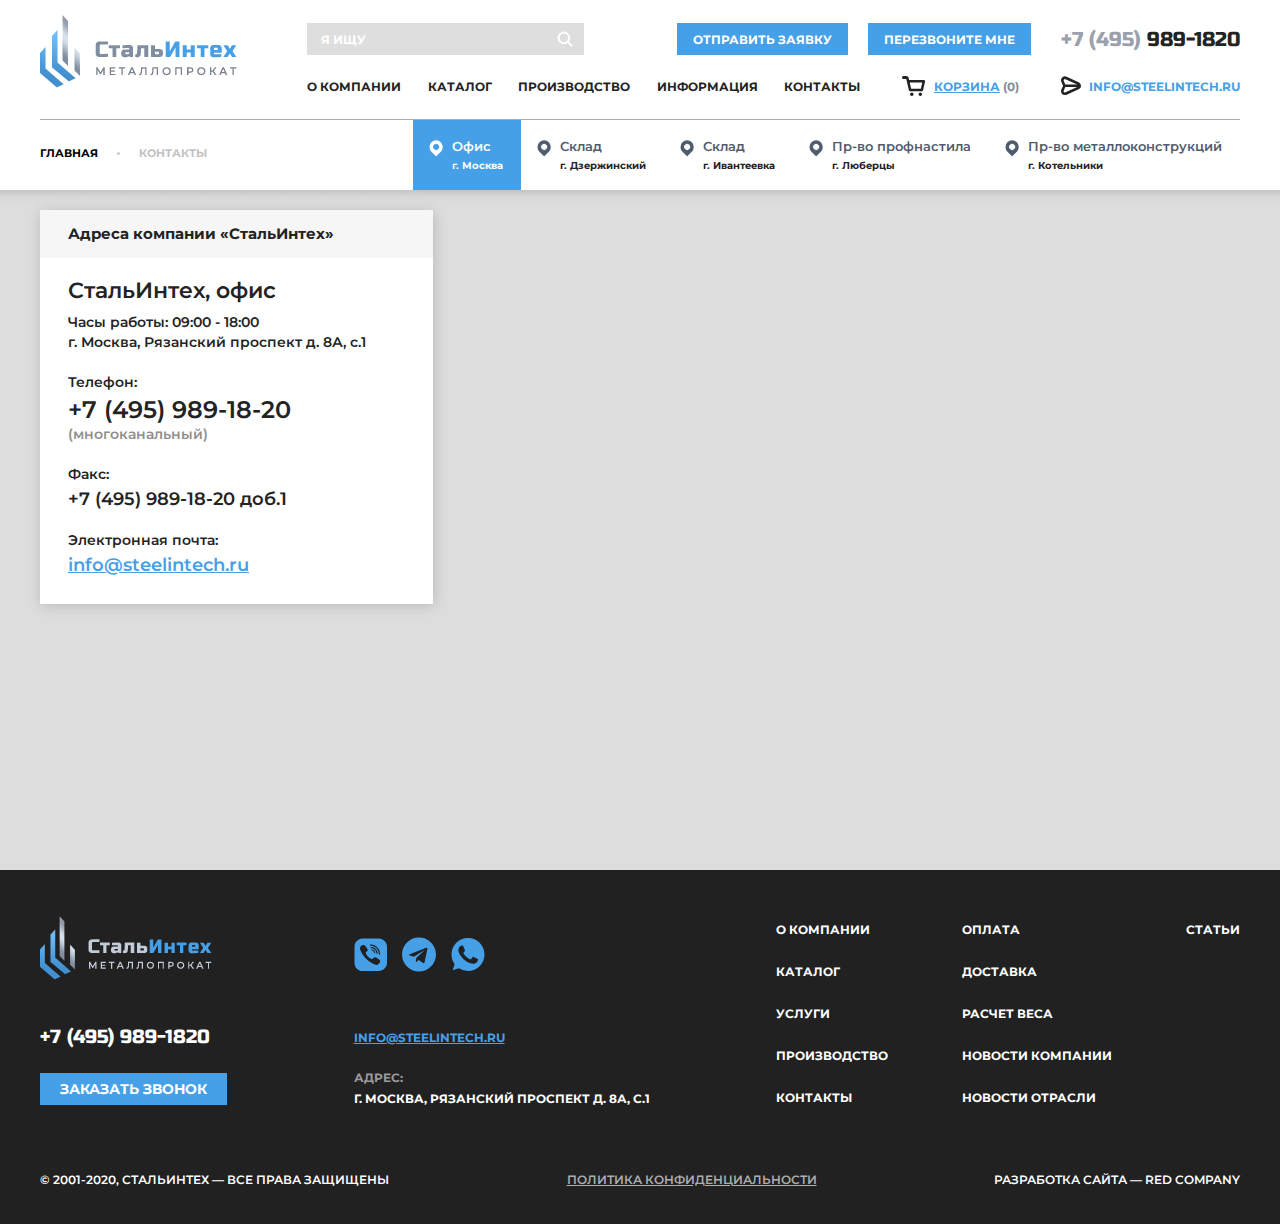
<file: contacts.html>
<!DOCTYPE html>
<html lang="ru">
	<head>
		<meta http-equiv="Content-Type" content="text/html; charset=utf-8">

		<!-- Адаптирование страницы для мобильных устройств -->
		<meta name="viewport" content="width=device-width, initial-scale=1, maximum-scale=1">

		<!-- Запрет распознования номера телефона -->
		<meta name="format-detection" content="telephone=no">
		<meta name="SKYPE_TOOLBAR" content ="SKYPE_TOOLBAR_PARSER_COMPATIBLE">

		<!-- Заголовок страницы -->
		<title>Заголовок страницы</title>

		<!-- Данное значение часто используют(использовали) поисковые системы -->
		<meta name="description" content="">
		<meta name="keywords" content="">

		<!-- Традиционная иконка сайта, размер 16x16, прозрачность поддерживается. Рекомендуемый формат: .ico или .png -->
		<link rel="shortcut icon" href="favicon.ico">

		<!-- Изменение цвета панели моб. браузера -->
		<meta name="msapplication-TileColor" content="#45a0e8">
		<meta name="theme-color" content="#45a0e8">

		<!-- Подключение шрифтов с гугла -->
		<link rel="preconnect" href="https://fonts.gstatic.com">
		<link href="https://fonts.googleapis.com/css2?family=Montserrat:ital,wght@0,300;0,400;0,500;0,600;0,700;0,800;0,900;1,300;1,400;1,500;1,600;1,700;1,800;1,900&family=Russo+One&display=swap" rel="stylesheet">

		<!-- Подключение файлов стилей -->
		<link rel="stylesheet" href="css/owl.carousel.css">
		<link rel="stylesheet" href="css/fancybox.css">
		<link rel="stylesheet" href="css/styles.css">

		<link rel="stylesheet" href="css/response_1239.css" media="print, (max-width: 1239px)">
		<link rel="stylesheet" href="css/response_1023.css" media="print, (max-width: 1023px)">
		<link rel="stylesheet" href="css/response_767.css" media="print, (max-width: 767px)">
		<link rel="stylesheet" href="css/response_479.css" media="(max-width: 479px)">
	</head>

	<body>
		<div class="wrap">
			<div class="main">
				<header>
					<button class="close"></button>

					<div class="mob_scroll">
						<div class="cont row">
							<div class="logo">
								<img src="images/logo.png" alt="">
							</div>

							<div class="data">
								<div class="flex">
									<div class="search">
										<form action="">
											<input type="text" name="" value="" class="input" placeholder="я ищу">

											<button type="submit" class="submit_btn">
												<svg class="icon"><use xlink:href="images/sprite.svg#ic_search"></use></svg>
											</button>
										</form>
									</div>

									<button class="order_btn modal_link" data-content="#order_modal">отправить заявку</button>

									<button class="callback_btn modal_link" data-content="#callback_modal">Перезвоните мне</button>

									<div class="phone">
										<a href="tel:+74959891820"><span>+7 (495)</span> 989-1820</a>
									</div>
								</div>

								<div class="flex">
									<nav class="menu">
										<div class="item">
											<a href="/">О компании</a>
										</div>

										<div class="item">
											<a href="/" class="sub_link">Каталог</a>

											<div class="sub_menu">
												<div><a href="/">Черный металлопрокат</a></div>
												<div><a href="/">Нержавеющий металлопрокат</a></div>
												<div><a href="/">Трубы</a></div>
												<div><a href="/">Трубопроводная арматура</a></div>
												<div><a href="/">Листы</a></div>
												<div><a href="/">Профнастил</a></div>
												<div><a href="/">Металлоконструкции</a></div>
												<div><a href="/">Металлоизделия</a></div>
												<div><a href="/">Металлообработка</a></div>
											</div>
										</div>

										<div class="item">
											<a href="/">Производство</a>
										</div>

										<div class="item">
											<a href="#" class="sub_link">Информация</a>

											<div class="sub_menu">
												<div><a href="/">Оплата и доставка</a></div>
												<div><a href="/">расчет веса</a></div>
												<div><a href="/">поставщикам</a></div>
												<div><a href="/">Авиа и жд</a></div>
												<div><a href="/">новости</a></div>
												<div><a href="/">статьи</a></div>
											</div>
										</div>

										<div class="item">
											<a href="/">Контакты</a>
										</div>
									</nav>

									<div class="cart">
										<svg class="icon"><use xlink:href="images/sprite.svg#ic_cart"></use></svg>
										<a href="/"><u>Корзина</u> <span>(0)</span></a>
									</div>

									<div class="email">
										<svg class="icon"><use xlink:href="images/sprite.svg#ic_email"></use></svg>
										<a href="emilto:info@steelintech.ru">info@steelintech.ru</a>
									</div>
								</div>
							</div>
						</div>
					</div>
				</header>


				<section class="mob_header">
					<div class="cont">
						<a href="/" class="logo">
							<img src="images/logo.png" alt="">
							<img src="images/logo_mini.png" alt="">
						</a>

						<div class="phone">
							<a href="tel:+74959891820"><span>+7 (495)</span> 989-1820</a>
						</div>

						<div class="cart">
							<svg class="icon"><use xlink:href="images/sprite.svg#ic_cart"></use></svg>
							<a href="/"><u>Корзина</u> <span>(0)</span></a>
						</div>

						<button class="mob_menu_btn">
							<span></span>
						</button>
					</div>
				</section>


				<section class="contacts_info tabs_container">
					<section class="page_head">
						<div class="cont">
							<div class="breadcrumbs">
								<a href="/">Главная</a> <span class="sep"></span>
								<span class="current">Контакты</span>
							</div>

							<div class="tabs">
								<button data-content="#contacts_tab1" data-level="level1" class="active">
									<svg class="icon"><use xlink:href="images/sprite.svg#ic_location"></use></svg>
									<div class="type">Офис</div>
									<div class="city">г. Москва</div>
								</button>

								<button data-content="#contacts_tab2" data-level="level1">
									<svg class="icon"><use xlink:href="images/sprite.svg#ic_location"></use></svg>
									<div class="type">Склад</div>
									<div class="city">г. Дзержинский</div>
								</button>

								<button data-content="#contacts_tab3" data-level="level1">
									<svg class="icon"><use xlink:href="images/sprite.svg#ic_location"></use></svg>
									<div class="type">Склад</div>
									<div class="city">г. Ивантеевка</div>
								</button>

								<button data-content="#contacts_tab4" data-level="level1">
									<svg class="icon"><use xlink:href="images/sprite.svg#ic_location"></use></svg>
									<div class="type">Пр-во профнастила</div>
									<div class="city">г. Люберцы</div>
								</button>

								<button data-content="#contacts_tab5" data-level="level1">
									<svg class="icon"><use xlink:href="images/sprite.svg#ic_location"></use></svg>
									<div class="type">Пр-во металлоконструкций</div>
									<div class="city">г. Котельники</div>
								</button>
							</div>
						</div>
					</section>


					<div class="tab_content level1 active" id="contacts_tab1">
						<div class="map_info">
							<div class="cont">
								<div class="data">
									<div class="title">Адреса компании «СтальИнтех»</div>

									<div class="info">
										<div class="item address">
											<div class="name">СтальИнтех, офис</div>
											<div class="val">Часы работы: 09:00 - 18:00<br> г. Москва, Рязанский проспект д. 8А, с.1</div>
										</div>

										<div class="item phone">
											<div class="name">Телефон:</div>

											<div class="val">
												<a href="tel:+74959891820" class="big">+7 (495) 989-18-20</a><br> <span>(многоканальный)</span>
											</div>
										</div>

										<div class="item phone">
											<div class="name">Факс:</div>

											<div class="val">
												<a href="fax:+74959891820">+7 (495) 989-18-20 доб.1</a>
											</div>
										</div>

										<div class="item email">
											<div class="name">Электронная почта:</div>

											<div class="val">
												<a href="mailto:info@steelintech.ru">info@steelintech.ru</a>
											</div>
										</div>
									</div>
								</div>
							</div>

							<div class="map">
								<script type="text/javascript" charset="utf-8" async src="https://api-maps.yandex.ru/services/constructor/1.0/js/?um=constructor%3Ay1sYoVOfg5u2n2tzkSNDlywSqmpRb7MW&amp;width=100%25&amp;height=100%25&amp;lang=ru_RU&amp;scroll=false"></script>
							</div>
						</div>
					</div>


					<div class="tab_content level1" id="contacts_tab2">
						<div class="map_info">
							<div class="cont">
								<div class="data">
									<div class="title">Адреса компании «СтальИнтех»</div>

									<div class="info">
										<div class="item address">
											<div class="name">СтальИнтех, офис</div>
											<div class="val">Часы работы: 09:00 - 18:00<br> г. Москва, Рязанский проспект д. 8А, с.1</div>
										</div>

										<div class="item phone">
											<div class="name">Телефон:</div>

											<div class="val">
												<a href="tel:+74959891820" class="big">+7 (495) 989-18-20</a><br> <span>(многоканальный)</span>
											</div>
										</div>

										<div class="item phone">
											<div class="name">Факс:</div>

											<div class="val">
												<a href="fax:+74959891820">+7 (495) 989-18-20 доб.1</a>
											</div>
										</div>

										<div class="item email">
											<div class="name">Электронная почта:</div>

											<div class="val">
												<a href="mailto:info@steelintech.ru">info@steelintech.ru</a>
											</div>
										</div>
									</div>
								</div>
							</div>

							<div class="map">
								<script type="text/javascript" charset="utf-8" async src="https://api-maps.yandex.ru/services/constructor/1.0/js/?um=constructor%3Ay1sYoVOfg5u2n2tzkSNDlywSqmpRb7MW&amp;width=100%25&amp;height=100%25&amp;lang=ru_RU&amp;scroll=false"></script>
							</div>
						</div>
					</div>


					<div class="tab_content level1" id="contacts_tab3">
						<div class="map_info">
							<div class="cont">
								<div class="data">
									<div class="title">Адреса компании «СтальИнтех»</div>

									<div class="info">
										<div class="item address">
											<div class="name">СтальИнтех, офис</div>
											<div class="val">Часы работы: 09:00 - 18:00<br> г. Москва, Рязанский проспект д. 8А, с.1</div>
										</div>

										<div class="item phone">
											<div class="name">Телефон:</div>

											<div class="val">
												<a href="tel:+74959891820" class="big">+7 (495) 989-18-20</a><br> <span>(многоканальный)</span>
											</div>
										</div>

										<div class="item phone">
											<div class="name">Факс:</div>

											<div class="val">
												<a href="fax:+74959891820">+7 (495) 989-18-20 доб.1</a>
											</div>
										</div>

										<div class="item email">
											<div class="name">Электронная почта:</div>

											<div class="val">
												<a href="mailto:info@steelintech.ru">info@steelintech.ru</a>
											</div>
										</div>
									</div>
								</div>
							</div>

							<div class="map">
								<script type="text/javascript" charset="utf-8" async src="https://api-maps.yandex.ru/services/constructor/1.0/js/?um=constructor%3Ay1sYoVOfg5u2n2tzkSNDlywSqmpRb7MW&amp;width=100%25&amp;height=100%25&amp;lang=ru_RU&amp;scroll=false"></script>
							</div>
						</div>
					</div>


					<div class="tab_content level1" id="contacts_tab4">
						<div class="map_info">
							<div class="cont">
								<div class="data">
									<div class="title">Адреса компании «СтальИнтех»</div>

									<div class="info">
										<div class="item address">
											<div class="name">СтальИнтех, офис</div>
											<div class="val">Часы работы: 09:00 - 18:00<br> г. Москва, Рязанский проспект д. 8А, с.1</div>
										</div>

										<div class="item phone">
											<div class="name">Телефон:</div>

											<div class="val">
												<a href="tel:+74959891820" class="big">+7 (495) 989-18-20</a><br> <span>(многоканальный)</span>
											</div>
										</div>

										<div class="item phone">
											<div class="name">Факс:</div>

											<div class="val">
												<a href="fax:+74959891820">+7 (495) 989-18-20 доб.1</a>
											</div>
										</div>

										<div class="item email">
											<div class="name">Электронная почта:</div>

											<div class="val">
												<a href="mailto:info@steelintech.ru">info@steelintech.ru</a>
											</div>
										</div>
									</div>
								</div>
							</div>

							<div class="map">
								<script type="text/javascript" charset="utf-8" async src="https://api-maps.yandex.ru/services/constructor/1.0/js/?um=constructor%3Ay1sYoVOfg5u2n2tzkSNDlywSqmpRb7MW&amp;width=100%25&amp;height=100%25&amp;lang=ru_RU&amp;scroll=false"></script>
							</div>
						</div>
					</div>


					<div class="tab_content level1" id="contacts_tab5">
						<div class="map_info">
							<div class="cont">
								<div class="data">
									<div class="title">Адреса компании «СтальИнтех»</div>

									<div class="info">
										<div class="item address">
											<div class="name">СтальИнтех, офис</div>
											<div class="val">Часы работы: 09:00 - 18:00<br> г. Москва, Рязанский проспект д. 8А, с.1</div>
										</div>

										<div class="item phone">
											<div class="name">Телефон:</div>

											<div class="val">
												<a href="tel:+74959891820" class="big">+7 (495) 989-18-20</a><br> <span>(многоканальный)</span>
											</div>
										</div>

										<div class="item phone">
											<div class="name">Факс:</div>

											<div class="val">
												<a href="fax:+74959891820">+7 (495) 989-18-20 доб.1</a>
											</div>
										</div>

										<div class="item email">
											<div class="name">Электронная почта:</div>

											<div class="val">
												<a href="mailto:info@steelintech.ru">info@steelintech.ru</a>
											</div>
										</div>
									</div>
								</div>
							</div>

							<div class="map">
								<script type="text/javascript" charset="utf-8" async src="https://api-maps.yandex.ru/services/constructor/1.0/js/?um=constructor%3Ay1sYoVOfg5u2n2tzkSNDlywSqmpRb7MW&amp;width=100%25&amp;height=100%25&amp;lang=ru_RU&amp;scroll=false"></script>
							</div>
						</div>
					</div>
				</section>
			</div>


			<footer>
				<div class="info">
					<div class="cont row">
						<div class="col_left">
							<div class="logo">
								<img src="images/logo2.png" alt="">
							</div>

							<div class="phone">
								<a href="tel:+74959891820">+7 (495) 989-1820</a>
							</div>

							<button class="callback_btn modal_link" data-content="#callback_modal">Заказать звонок</button>
						</div>

						<div class="contacts">
							<div class="socials">
								<a href="/" target="_blank" rel="noopener nofollow">
									<svg class="icon ic_viber"><use xlink:href="images/sprite.svg#ic_viber"></use></svg>
								</a>

								<a href="/" target="_blank" rel="noopener nofollow">
									<svg class="icon ic_telegram"><use xlink:href="images/sprite.svg#ic_telegram"></use></svg>
								</a>

								<a href="/" target="_blank" rel="noopener nofollow">
									<svg class="icon ic_whatsapp"><use xlink:href="images/sprite.svg#ic_whatsapp"></use></svg>
								</a>
							</div>

							<div class="email">
								<a href="emilto:info@steelintech.ru">info@steelintech.ru</a>
							</div>

							<div class="address">
								<div class="name">Адрес:</div>
								<div class="val">г. Москва, Рязанский проспект д. 8А, с.1</div>
							</div>
						</div>

						<div class="links">
							<div class="col">
								<div><a href="/">О компании</a></div>
								<div><a href="/">Каталог</a></div>
								<div><a href="/">Услуги</a></div>
								<div><a href="/">Производство</a></div>
								<div><a href="/">Контакты</a></div>
							</div>

							<div class="col">
								<div><a href="/">Оплата</a></div>
								<div><a href="/">Доставка</a></div>
								<div><a href="/">Расчет веса</a></div>
								<div><a href="/">Новости компании</a></div>
								<div><a href="/">новости отрасли</a></div>
							</div>

							<div class="col">
								<div><a href="/">Статьи</a></div>
							</div>
						</div>
					</div>
				</div>


				<div class="bottom">
					<div class="cont row">
						<div class="copyright">&copy; 2001-2020, СтальИнтех — Все права защищены</div>

						<div class="links">
							<div><a href="/">Политика конфиденциальности</a></div>
						</div>

						<div class="creator">
							<a href="/" target="_blank" rel="noopener nofollow">Разработка сайта — RED COMPANY</a>
						</div>
					</div>
				</div>
			</footer>


			<div class="overlay"></div>
		</div>


		<div class="supports_error">
			Ваш браузер устарел рекомендуем обновить его до последней версии<br> или использовать другой более современный.
		</div>


		<section class="modal" id="callback_modal">
			<div class="modal_title">Перезвоните мне</div>

			<div class="modal_data">
				<form action="" class="form">
					<div class="line phone">
						<div class="label">Телефон <span class="required">*</span></div>

						<div class="field">
							<div class="code">+7</div>
							<input type="tel" name="" value="" class="input input_phone">
							<svg class="icon"><use xlink:href="images/sprite.svg#ic_phone"></use></svg>
						</div>
					</div>

					<div class="line">
						<div class="label">Имя</div>

						<div class="field">
							<input type="text" name="" value="" class="input view2" placeholder="">
						</div>
					</div>


					<div class="bottom">
						<div class="exp">
							<span class="required">*</span> – Звездочкой отмечены обязательные поля
						</div>

						<div class="submit">
							<button type="submit" class="submit_btn">Отправить</button>
						</div>
					</div>

					<div class="agree">Нажимая кнопку «Отправить», вы соглашаетесь с условиями обработки <a href="/">персональных данных</a></div>
				</form>
			</div>
		</section>


		<!-- Подключение javascript файлов -->
		<script src="js/jquery-3.5.0.min.js"></script>
		<script src="js/lozad.min.js"></script>
		<script src="js/owl.carousel.min.js"></script>
		<script src="js/inputmask.min.js"></script>
		<script src="js/fancybox.min.js"></script>
		<script src="js/nice-select.js"></script>
		<script src="js/functions.js"></script>
		<script src="js/scripts.js"></script>
	</body>
</html>
</file>
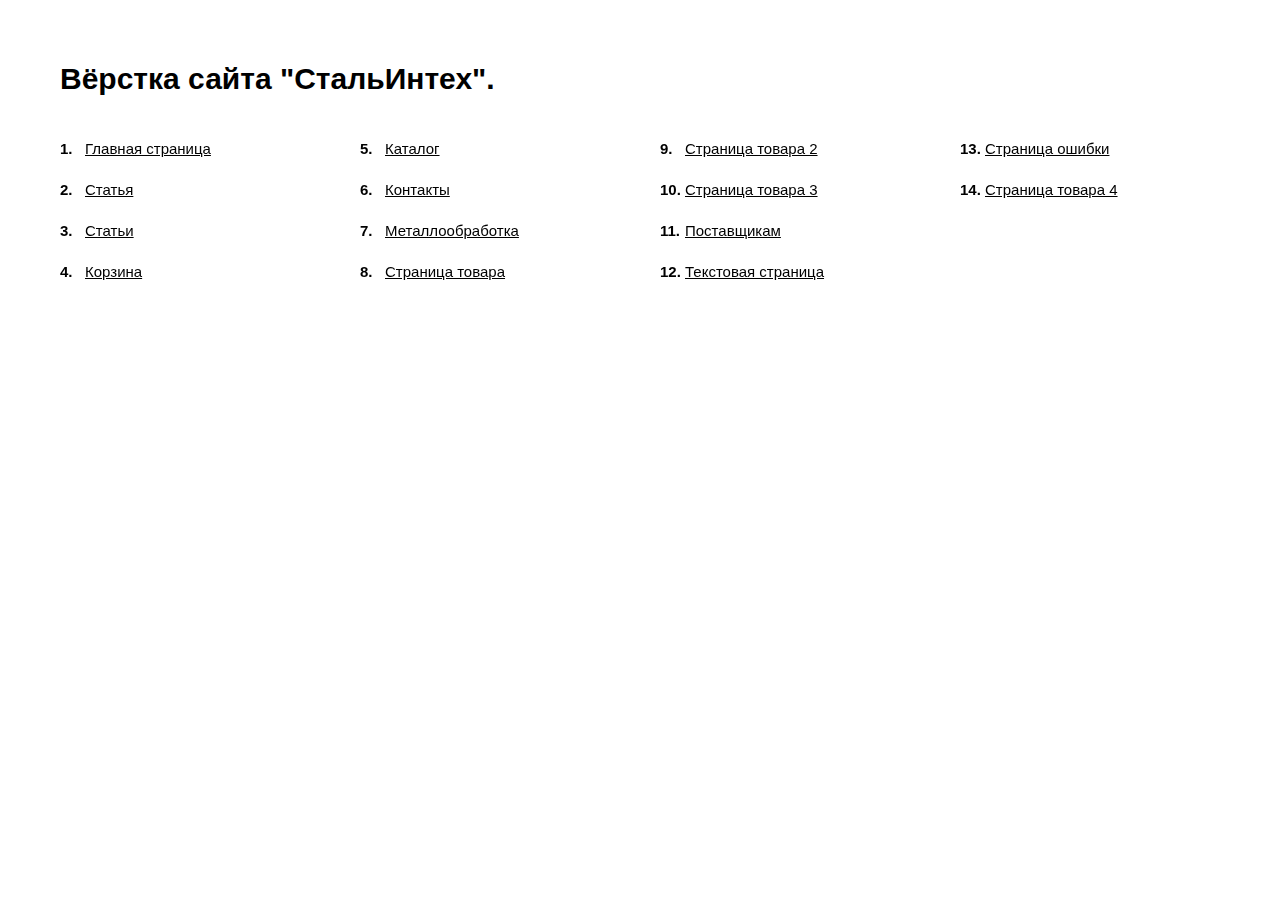
<file: demo_links.html>
<!DOCTYPE html>
<html lang="ru">
	<head>
		<meta http-equiv="Content-Type" content="text/html; charset=utf-8">

		<!-- Адаптирование страницы для мобильных устройств -->
		<meta name="viewport" content="width=device-width, initial-scale=1, maximum-scale=1">

		<!-- Запрет распознования номера телефона -->
		<meta name="format-detection" content="telephone=no">
		<meta name="SKYPE_TOOLBAR" content ="SKYPE_TOOLBAR_PARSER_COMPATIBLE">

		<style>
			*
			{
			    box-sizing: border-box;
			    margin: 0;
			    padding: 0;
			}

			*:before,
			*:after
			{
			    box-sizing: border-box;
			}


			.demo_links
			{
			    padding: 60px;
			}

			.demo_links .title
			{
			    font-family: Arial, 'Helvetica Neue', Helvetica, sans-serif;
			    font-size: 30px;
			    font-weight: 700;
			    line-height: 38px;

			    margin-bottom: 40px;
			}

			.demo_links ol
			{
			    font-family: Arial, 'Helvetica Neue', Helvetica, sans-serif;
			    font-size: 15px;
			    line-height: 21px;

			    counter-reset: li;

			    column-gap: 40px;
			    column-count: 4;
			}

			.demo_links ol li
			{
			    position: relative;

			    display: block;
			    overflow: hidden;

			    padding-left: 25px;

			    list-style-type: none;

			    transform: translateZ(0);

			    --webkit-column-break-inside: avoid;
			    page-break-inside: avoid;
			    break-inside: avoid;
			}

			.demo_links ol li + li
			{
			    margin-top: 20px;
			}

			.demo_links ol li:before
			{
			    color: var(--text_color);
			    font-weight: 700;

			    position: absolute;
			    top: 0;
			    left: 0;

			    content: counters(li, '.') '.';
			    counter-increment: li;
			}


			.demo_links li a
			{
			    color: #000;
			}

			.demo_links li a:hover
			{
			    text-decoration: none;
			}


			@media (max-width: 1279px)
			{
			    .demo_links ol
			    {
			        column-count: 3;
			    }
			}


			@media (max-width: 1023px)
			{
			    .demo_links
			    {
			        padding: 40px;
			    }

			    .demo_links .title
			    {
			        font-size: 28px;
			        line-height: 34px;

			        margin-bottom: 25px;
			    }

			    .demo_links ol
			    {
			        column-count: 2;
			    }
			}


			@media (max-width: 767px)
			{
			    .demo_links
			    {
			        padding: 30px;
			    }

			    .demo_links .title
			    {
			        font-size: 26px;
			        line-height: 32px;
			    }

			    .demo_links ol
			    {
			        column-gap: 40px;
			    }
			}


			@media (max-width: 479px)
			{
			    .demo_links
			    {
			        padding: 20px;
			    }

			    .demo_links .title
			    {
			        font-size: 22px;
			        line-height: 28px;

			        margin-bottom: 25px;
			    }

			    .demo_links ol
			    {
			        column-count: 1;
			    }

			    .demo_links ol li + li
			    {
			        margin-top: 15px;
			    }
			}

		</style>
	</head>

	<body>
		<div class="demo_links">
			<div class="title">Вёрстка сайта "СтальИнтех".</div>

			<ol>
				<li><a href="/index.html" target="_blank">Главная страница</a></li>
				<li><a href="/article.html" target="_blank">Статья</a></li>
				<li><a href="/articles.html" target="_blank">Статьи</a></li>
				<li><a href="/cart.html" target="_blank">Корзина</a></li>
				<li><a href="/catalog.html" target="_blank">Каталог</a></li>
				<li><a href="/contacts.html" target="_blank">Контакты</a></li>
				<li><a href="/metalworking.html" target="_blank">Металлообработка</a></li>
				<li><a href="/product.html" target="_blank">Страница товара</a></li>
				<li><a href="/product2.html" target="_blank">Страница товара 2</a></li>
				<li><a href="/product3.html" target="_blank">Страница товара 3</a></li>
				<li><a href="/suppliers.html" target="_blank">Поставщикам</a></li>
				<li><a href="/text_page.html" target="_blank">Текстовая страница</a></li>
				<li><a href="/error404.html" target="_blank">Страница ошибки</a></li>
				<li><a href="/product4.html" target="_blank">Страница товара 4</a></li>
			</ol>
		</div>
	</body>
</html>
</file>
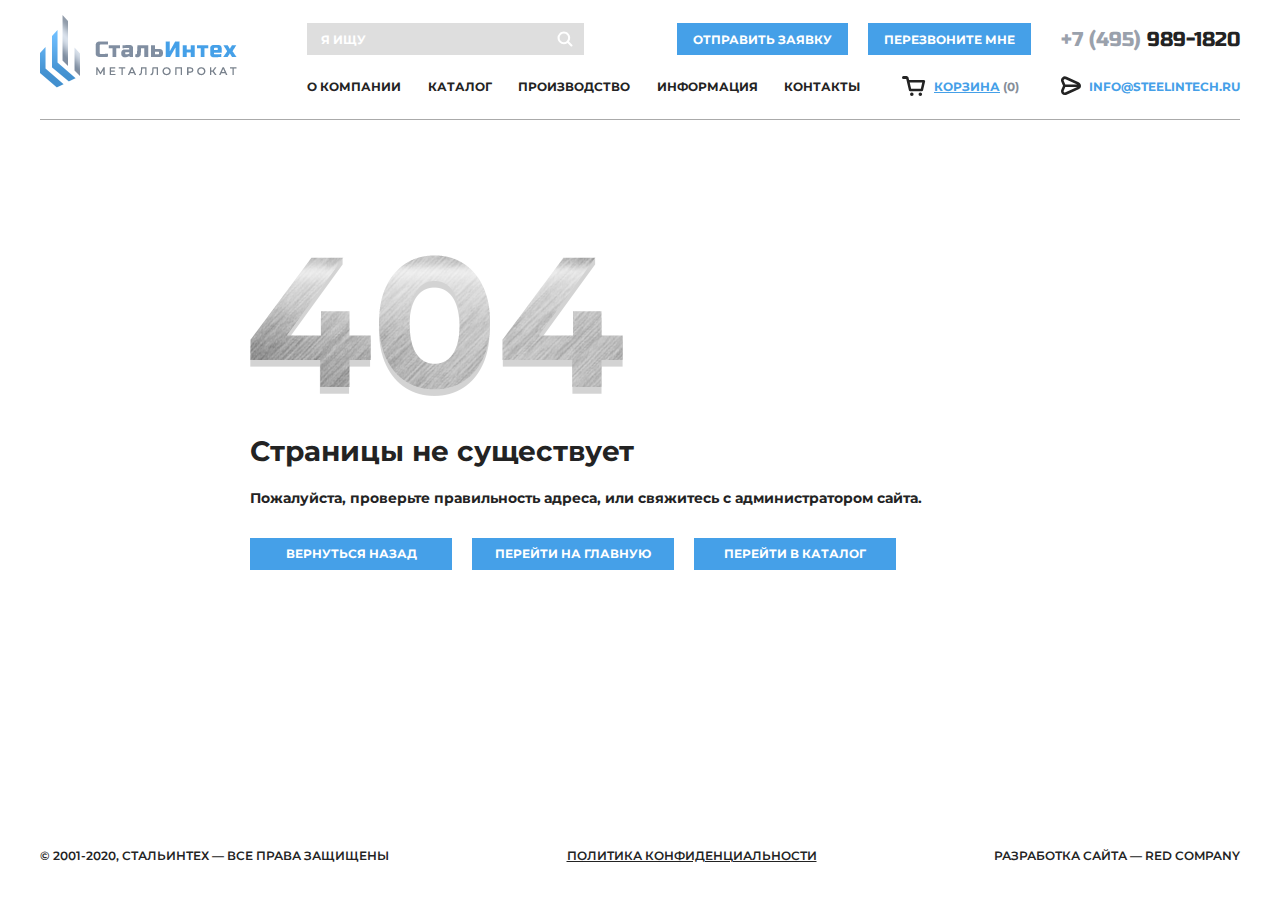
<file: error404.html>
<!DOCTYPE html>
<html lang="ru">
	<head>
		<meta http-equiv="Content-Type" content="text/html; charset=utf-8">

		<!-- Адаптирование страницы для мобильных устройств -->
		<meta name="viewport" content="width=device-width, initial-scale=1, maximum-scale=1">

		<!-- Запрет распознования номера телефона -->
		<meta name="format-detection" content="telephone=no">
		<meta name="SKYPE_TOOLBAR" content ="SKYPE_TOOLBAR_PARSER_COMPATIBLE">

		<!-- Заголовок страницы -->
		<title>Заголовок страницы</title>

		<!-- Данное значение часто используют(использовали) поисковые системы -->
		<meta name="description" content="">
		<meta name="keywords" content="">

		<!-- Традиционная иконка сайта, размер 16x16, прозрачность поддерживается. Рекомендуемый формат: .ico или .png -->
		<link rel="shortcut icon" href="favicon.ico">

		<!-- Изменение цвета панели моб. браузера -->
		<meta name="msapplication-TileColor" content="#45a0e8">
		<meta name="theme-color" content="#45a0e8">

		<!-- Подключение шрифтов с гугла -->
		<link rel="preconnect" href="https://fonts.gstatic.com">
		<link href="https://fonts.googleapis.com/css2?family=Montserrat:ital,wght@0,300;0,400;0,500;0,600;0,700;0,800;0,900;1,300;1,400;1,500;1,600;1,700;1,800;1,900&family=Russo+One&display=swap" rel="stylesheet">

		<!-- Подключение файлов стилей -->
		<link rel="stylesheet" href="css/owl.carousel.css">
		<link rel="stylesheet" href="css/fancybox.css">
		<link rel="stylesheet" href="css/styles.css">

		<link rel="stylesheet" href="css/response_1239.css" media="print, (max-width: 1239px)">
		<link rel="stylesheet" href="css/response_1023.css" media="print, (max-width: 1023px)">
		<link rel="stylesheet" href="css/response_767.css" media="print, (max-width: 767px)">
		<link rel="stylesheet" href="css/response_479.css" media="(max-width: 479px)">
	</head>

	<body>
		<div class="wrap">
			<div class="main">
				<header>
					<button class="close"></button>

					<div class="mob_scroll">
						<div class="cont row">
							<a href="/" class="logo">
								<img src="images/logo.png" alt="">
								<img src="images/logo3.png" alt="">
							</a>

							<div class="data">
								<div class="flex">
									<div class="search">
										<form action="">
											<input type="text" name="" value="" class="input" placeholder="я ищу">

											<button type="submit" class="submit_btn">
												<svg class="icon"><use xlink:href="images/sprite.svg#ic_search"></use></svg>
											</button>
										</form>
									</div>

									<button class="order_btn modal_link" data-content="#order_modal">отправить заявку</button>

									<button class="callback_btn modal_link" data-content="#callback_modal">Перезвоните мне</button>

									<div class="phone">
										<a href="tel:+74959891820"><span>+7 (495)</span> 989-1820</a>
									</div>
								</div>

								<div class="flex">
									<nav class="menu">
										<div class="item">
											<a href="/">О компании</a>
										</div>

										<div class="item">
											<a href="/" class="sub_link">Каталог</a>

											<div class="sub_menu">
												<div><a href="/">Черный металлопрокат</a></div>
												<div><a href="/">Нержавеющий металлопрокат</a></div>
												<div><a href="/">Трубы</a></div>
												<div><a href="/">Трубопроводная арматура</a></div>
												<div><a href="/">Листы</a></div>
												<div><a href="/">Профнастил</a></div>
												<div><a href="/">Металлоконструкции</a></div>
												<div><a href="/">Металлоизделия</a></div>
												<div><a href="/">Металлообработка</a></div>
											</div>
										</div>

										<div class="item">
											<a href="/">Производство</a>
										</div>

										<div class="item">
											<a href="#" class="sub_link">Информация</a>

											<div class="sub_menu">
												<div><a href="/">Оплата и доставка</a></div>
												<div><a href="/">расчет веса</a></div>
												<div><a href="/">поставщикам</a></div>
												<div><a href="/">Авиа и жд</a></div>
												<div><a href="/">новости</a></div>
												<div><a href="/">статьи</a></div>
											</div>
										</div>

										<div class="item">
											<a href="/">Контакты</a>
										</div>
									</nav>

									<div class="cart">
										<svg class="icon"><use xlink:href="images/sprite.svg#ic_cart"></use></svg>
										<a href="/"><u>Корзина</u> <span>(0)</span></a>
									</div>

									<div class="email">
										<svg class="icon"><use xlink:href="images/sprite.svg#ic_email"></use></svg>
										<a href="emilto:info@steelintech.ru">info@steelintech.ru</a>
									</div>
								</div>
							</div>
						</div>
					</div>
				</header>


				<section class="mob_header">
					<div class="cont">
						<a href="/" class="logo">
							<img src="images/logo.png" alt="">
							<img src="images/logo_mini.png" alt="">
						</a>

						<div class="phone">
							<a href="tel:+74959891820"><span>+7 (495)</span> 989-1820</a>
						</div>

						<div class="cart">
							<svg class="icon"><use xlink:href="images/sprite.svg#ic_cart"></use></svg>
							<a href="/"><u>Корзина</u> <span>(0)</span></a>
						</div>

						<button class="mob_menu_btn">
							<span></span>
						</button>
					</div>
				</section>


				<section class="error_info block">
					<div class="cont">
						<div class="data">
							<div class="code">
								<img data-src="images/error404_img.png" alt="" class="lozad">
							</div>

							<div class="title">Страницы не существует</div>

							<div class="desc">Пожалуйста, проверьте правильность адреса, или свяжитесь с администратором сайта.</div>

							<div class="links">
								<a href="/">Вернуться назад</a>
								<a href="/">Перейти на главную</a>
								<a href="/">Перейти в каталог</a>
							</div>
						</div>
					</div>
				</section>
			</div>


			<footer class="light">
				<div class="bottom">
					<div class="cont row">
						<div class="copyright">&copy; 2001-2020, СтальИнтех — Все права защищены</div>

						<div class="links">
							<div><a href="/">Политика конфиденциальности</a></div>
						</div>

						<div class="creator">
							<a href="/" target="_blank" rel="noopener nofollow">Разработка сайта — RED COMPANY</a>
						</div>
					</div>
				</div>
			</footer>


			<div class="overlay"></div>
		</div>


		<div class="supports_error">
			Ваш браузер устарел рекомендуем обновить его до последней версии<br> или использовать другой более современный.
		</div>


		<section class="modal" id="callback_modal">
			<div class="modal_title">Перезвоните мне</div>

			<div class="modal_data">
				<form action="" class="form">
					<div class="line phone">
						<div class="label">Телефон <span class="required">*</span></div>

						<div class="field">
							<div class="code">+7</div>
							<input type="tel" name="" value="" class="input input_phone">
							<svg class="icon"><use xlink:href="images/sprite.svg#ic_phone"></use></svg>
						</div>
					</div>

					<div class="line">
						<div class="label">Имя</div>

						<div class="field">
							<input type="text" name="" value="" class="input view2" placeholder="">
						</div>
					</div>


					<div class="bottom">
						<div class="exp">
							<span class="required">*</span> – Звездочкой отмечены обязательные поля
						</div>

						<div class="submit">
							<button type="submit" class="submit_btn">Отправить</button>
						</div>
					</div>

					<div class="agree">Нажимая кнопку «Отправить», вы соглашаетесь с условиями обработки <a href="/">персональных данных</a></div>
				</form>
			</div>
		</section>


		<!-- Подключение javascript файлов -->
		<script src="js/jquery-3.5.0.min.js"></script>
		<script src="js/lozad.min.js"></script>
		<script src="js/owl.carousel.min.js"></script>
		<script src="js/inputmask.min.js"></script>
		<script src="js/fancybox.min.js"></script>
		<script src="js/nice-select.js"></script>
		<script src="js/functions.js"></script>
		<script src="js/scripts.js"></script>
	</body>
</html>
</file>
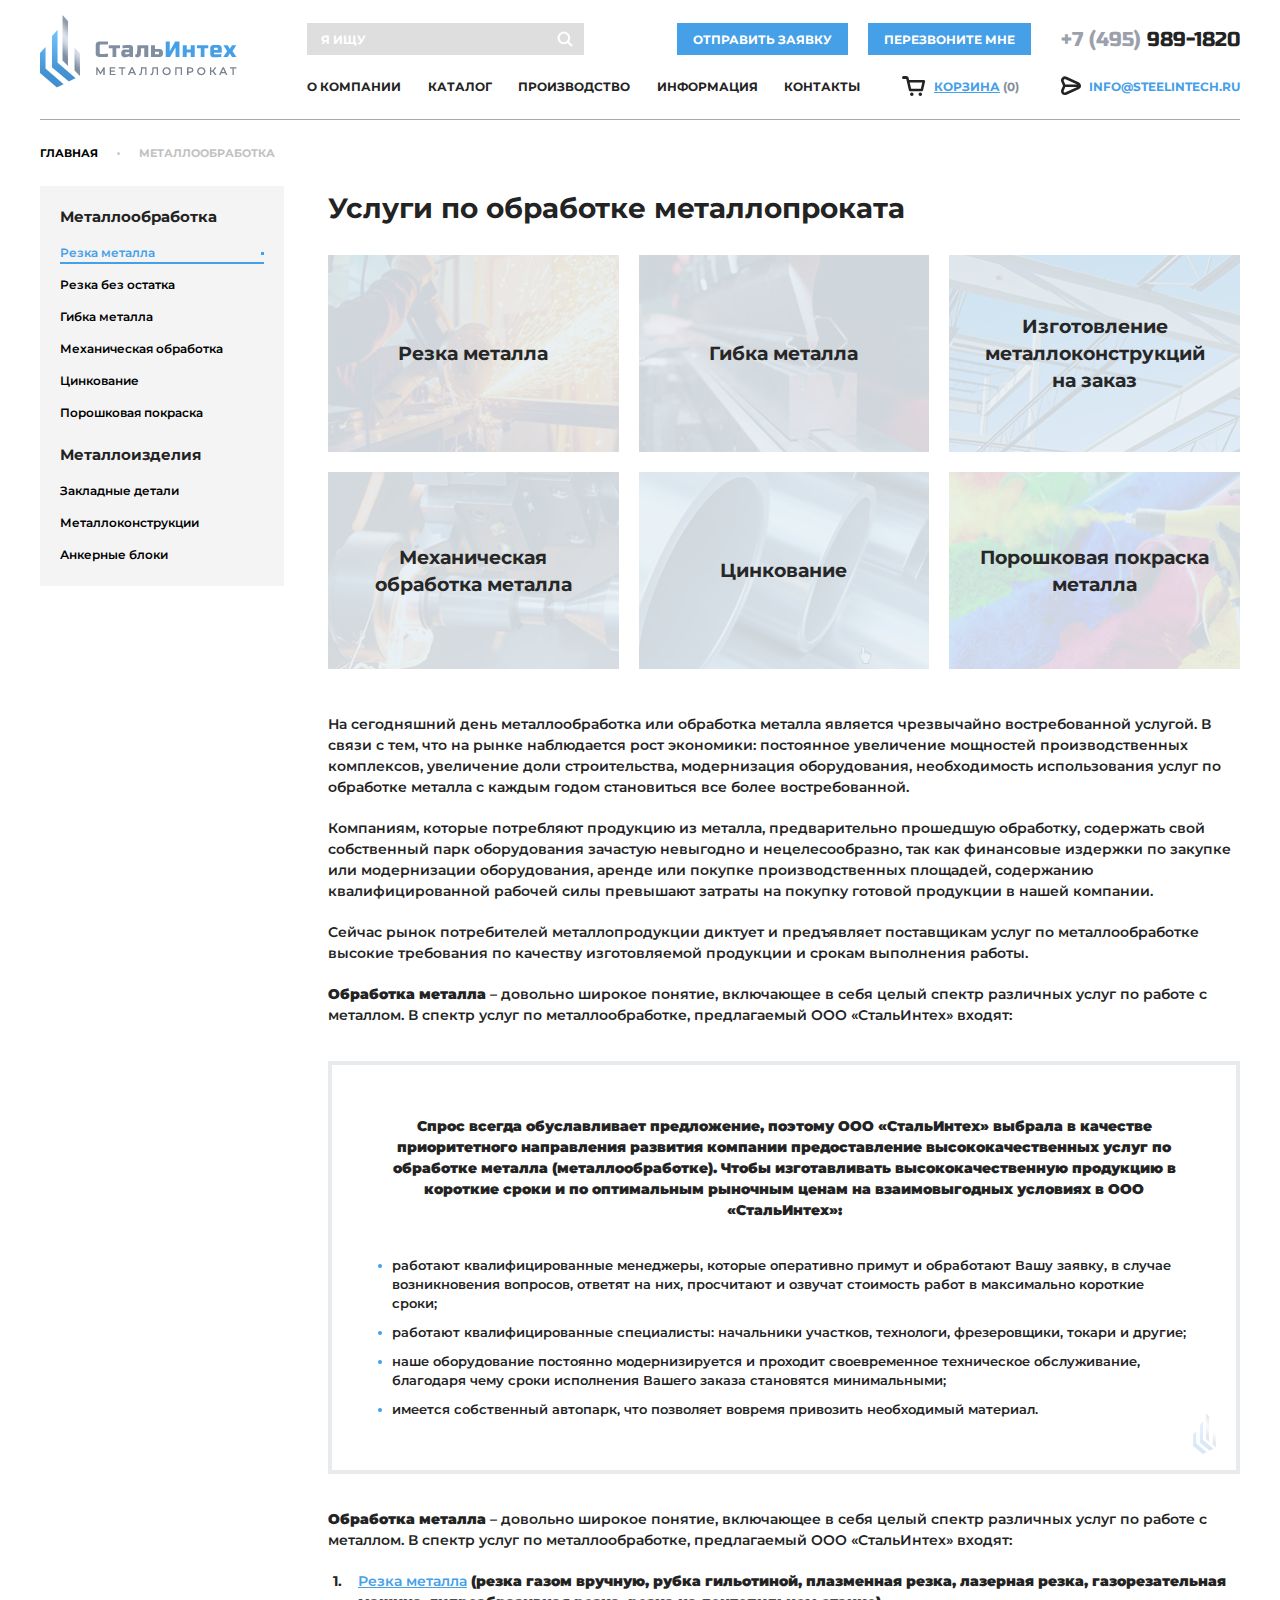
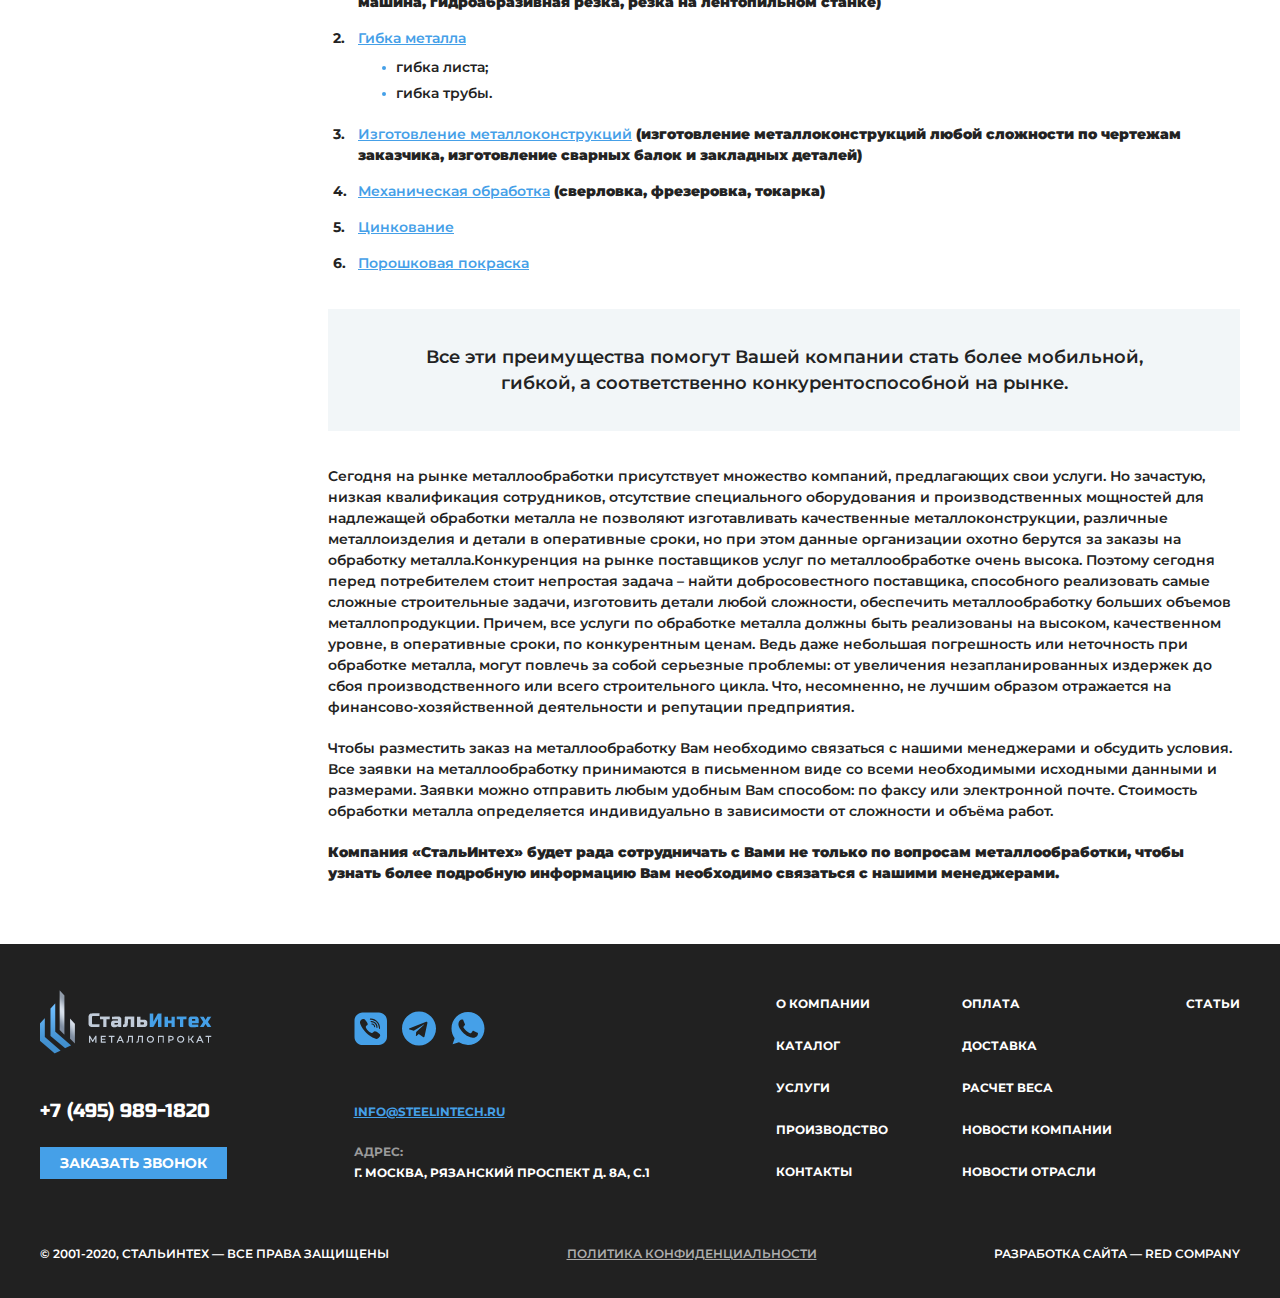
<file: metalworking.html>
<!DOCTYPE html>
<html lang="ru">
	<head>
		<meta http-equiv="Content-Type" content="text/html; charset=utf-8">

		<!-- Адаптирование страницы для мобильных устройств -->
		<meta name="viewport" content="width=device-width, initial-scale=1, maximum-scale=1">

		<!-- Запрет распознования номера телефона -->
		<meta name="format-detection" content="telephone=no">
		<meta name="SKYPE_TOOLBAR" content ="SKYPE_TOOLBAR_PARSER_COMPATIBLE">

		<!-- Заголовок страницы -->
		<title>Заголовок страницы</title>

		<!-- Данное значение часто используют(использовали) поисковые системы -->
		<meta name="description" content="">
		<meta name="keywords" content="">

		<!-- Традиционная иконка сайта, размер 16x16, прозрачность поддерживается. Рекомендуемый формат: .ico или .png -->
		<link rel="shortcut icon" href="favicon.ico">

		<!-- Изменение цвета панели моб. браузера -->
		<meta name="msapplication-TileColor" content="#45a0e8">
		<meta name="theme-color" content="#45a0e8">

		<!-- Подключение шрифтов с гугла -->
		<link rel="preconnect" href="https://fonts.gstatic.com">
		<link href="https://fonts.googleapis.com/css2?family=Montserrat:ital,wght@0,300;0,400;0,500;0,600;0,700;0,800;0,900;1,300;1,400;1,500;1,600;1,700;1,800;1,900&family=Russo+One&display=swap" rel="stylesheet">

		<!-- Подключение файлов стилей -->
		<link rel="stylesheet" href="css/owl.carousel.css">
		<link rel="stylesheet" href="css/fancybox.css">
		<link rel="stylesheet" href="css/styles.css">

		<link rel="stylesheet" href="css/response_1239.css" media="print, (max-width: 1239px)">
		<link rel="stylesheet" href="css/response_1023.css" media="print, (max-width: 1023px)">
		<link rel="stylesheet" href="css/response_767.css" media="print, (max-width: 767px)">
		<link rel="stylesheet" href="css/response_479.css" media="(max-width: 479px)">
	</head>

	<body>
		<div class="wrap">
			<div class="main">
				<header>
					<button class="close"></button>

					<div class="mob_scroll">
						<div class="cont row">
							<div class="logo">
								<img src="images/logo.png" alt="">
							</div>

							<div class="data">
								<div class="flex">
									<div class="search">
										<form action="">
											<input type="text" name="" value="" class="input" placeholder="я ищу">

											<button type="submit" class="submit_btn">
												<svg class="icon"><use xlink:href="images/sprite.svg#ic_search"></use></svg>
											</button>
										</form>
									</div>

									<button class="order_btn modal_link" data-content="#order_modal">отправить заявку</button>

									<button class="callback_btn modal_link" data-content="#callback_modal">Перезвоните мне</button>

									<div class="phone">
										<a href="tel:+74959891820"><span>+7 (495)</span> 989-1820</a>
									</div>
								</div>

								<div class="flex">
									<nav class="menu">
										<div class="item">
											<a href="/">О компании</a>
										</div>

										<div class="item">
											<a href="/" class="sub_link">Каталог</a>

											<div class="sub_menu">
												<div><a href="/">Черный металлопрокат</a></div>
												<div><a href="/">Нержавеющий металлопрокат</a></div>
												<div><a href="/">Трубы</a></div>
												<div><a href="/">Трубопроводная арматура</a></div>
												<div><a href="/">Листы</a></div>
												<div><a href="/">Профнастил</a></div>
												<div><a href="/">Металлоконструкции</a></div>
												<div><a href="/">Металлоизделия</a></div>
												<div><a href="/">Металлообработка</a></div>
											</div>
										</div>

										<div class="item">
											<a href="/">Производство</a>
										</div>

										<div class="item">
											<a href="#" class="sub_link">Информация</a>

											<div class="sub_menu">
												<div><a href="/">Оплата и доставка</a></div>
												<div><a href="/">расчет веса</a></div>
												<div><a href="/">поставщикам</a></div>
												<div><a href="/">Авиа и жд</a></div>
												<div><a href="/">новости</a></div>
												<div><a href="/">статьи</a></div>
											</div>
										</div>

										<div class="item">
											<a href="/">Контакты</a>
										</div>
									</nav>

									<div class="cart">
										<svg class="icon"><use xlink:href="images/sprite.svg#ic_cart"></use></svg>
										<a href="/"><u>Корзина</u> <span>(0)</span></a>
									</div>

									<div class="email">
										<svg class="icon"><use xlink:href="images/sprite.svg#ic_email"></use></svg>
										<a href="emilto:info@steelintech.ru">info@steelintech.ru</a>
									</div>
								</div>
							</div>
						</div>
					</div>
				</header>


				<section class="mob_header">
					<div class="cont">
						<a href="/" class="logo">
							<img src="images/logo.png" alt="">
							<img src="images/logo_mini.png" alt="">
						</a>

						<div class="phone">
							<a href="tel:+74959891820"><span>+7 (495)</span> 989-1820</a>
						</div>

						<div class="cart">
							<svg class="icon"><use xlink:href="images/sprite.svg#ic_cart"></use></svg>
							<a href="/"><u>Корзина</u> <span>(0)</span></a>
						</div>

						<button class="mob_menu_btn">
							<span></span>
						</button>
					</div>
				</section>


				<section class="page_head">
					<div class="cont">
						<div class="breadcrumbs">
							<a href="/">Главная</a> <span class="sep"></span>
							<span class="current">Металлообработка</span>
						</div>
					</div>
				</section>


				<section class="content_flex mini block">
					<div class="cont row">
						<aside>
							<div class="links">
								<div class="item">
									<div class="title">Металлообработка</div>

									<div class="sub_links">
										<div><a class="active">Резка металла</a></div>
										<div><a href="/">Резка без остатка</a></div>
										<div><a href="/">Гибка металла</a></div>
										<div><a href="/">Механическая обработка</a></div>
										<div><a href="/">Цинкование</a></div>
										<div><a href="/">Порошковая покраска</a></div>
									</div>
								</div>

								<div class="item">
									<div class="title">Металлоизделия</div>

									<div class="sub_links">
										<div><a href="/">Закладные детали</a></div>
										<div><a href="/">Металлоконструкции</a></div>
										<div><a href="/">Анкерные блоки</a></div>
									</div>
								</div>
							</div>
						</aside>


						<section class="content">
							<h1 class="page_title">Услуги по обработке металлопроката</h1>

							<section class="services">
								<div class="row">
									<a href="/" class="service">
										<div class="thumb">
											<img data-src="images/tmp/service_thumb.jpg" alt="" class="lozad">
										</div>
										<div class="name">Резка металла</div>
									</a>

									<a href="/" class="service">
										<div class="thumb">
											<img data-src="images/tmp/service_thumb2.jpg" alt="" class="lozad">
										</div>
										<div class="name">Гибка металла</div>
									</a>

									<a href="/" class="service">
										<div class="thumb">
											<img data-src="images/tmp/service_thumb3.jpg" alt="" class="lozad">
										</div>
										<div class="name">Изготовление металлоконструкций на заказ</div>
									</a>

									<a href="/" class="service">
										<div class="thumb">
											<img data-src="images/tmp/service_thumb4.jpg" alt="" class="lozad">
										</div>
										<div class="name">Механическая обработка металла</div>
									</a>

									<a href="/" class="service">
										<div class="thumb">
											<img data-src="images/tmp/service_thumb5.jpg" alt="" class="lozad">
										</div>
										<div class="name">Цинкование</div>
									</a>

									<a href="/" class="service">
										<div class="thumb">
											<img data-src="images/tmp/service_thumb6.jpg" alt="" class="lozad">
										</div>
										<div class="name">Порошковая покраска металла</div>
									</a>
								</div>
							</section>


							<section class="text_block">
								<p>На сегодняшний день металлообработка или обработка металла является чрезвычайно востребованной услугой. В связи с тем, что на рынке наблюдается рост экономики: постоянное увеличение мощностей производственных комплексов, увеличение доли строительства, модернизация оборудования, необходимость использования услуг по обработке металла с каждым годом становиться все более востребованной.</p>

								<p>Компаниям, которые потребляют продукцию из металла, предварительно прошедшую обработку, содержать свой собственный парк оборудования зачастую невыгодно и нецелесообразно, так как финансовые издержки по закупке или модернизации оборудования, аренде или покупке производственных площадей, содержанию квалифицированной рабочей силы превышают затраты на покупку готовой продукции в нашей компании.</p>

								<p>Сейчас рынок потребителей металлопродукции диктует и предъявляет поставщикам услуг по металлообработке высокие требования по качеству изготовляемой продукции и срокам выполнения работы.</p>

								<p><b>Обработка металла</b> – довольно широкое понятие, включающее в себя целый спектр различных услуг по работе с металлом. В спектр услуг по металлообработке, предлагаемый ООО «СтальИнтех» входят:</p>

								<div class="message">
									<p style="text-align: center;"><b>Спрос всегда обуславливает предложение, поэтому ООО «СтальИнтех» выбрала в качестве приоритетного направления развития компании предоставление высококачественных услуг по обработке металла (металлообработке). Чтобы изготавливать высококачественную продукцию в короткие сроки и по оптимальным рыночным ценам на взаимовыгодных условиях в ООО «СтальИнтех»:</b></p>

									<ul class="small">
										<li>работают квалифицированные менеджеры, которые оперативно примут и обработают Вашу заявку, в случае возникновения вопросов, ответят на них, просчитают и озвучат стоимость работ в максимально короткие сроки;</li>

										<li>работают квалифицированные специалисты: начальники участков, технологи, фрезеровщики, токари и другие;</li>

										<li>наше оборудование постоянно модернизируется и проходит своевременное техническое обслуживание, благодаря чему сроки исполнения Вашего заказа становятся минимальными;</li>

										<li>имеется собственный автопарк, что позволяет вовремя привозить необходимый материал.</li>
									</ul>
								</div>

								<p>
									<b>Обработка металла</b> – довольно широкое понятие, включающее в себя целый спектр различных услуг по работе с металлом. В спектр услуг по металлообработке, предлагаемый ООО «СтальИнтех» входят:
								</p>

								<ol>
									<li><a href="/">Резка металла</a> <b>(резка газом вручную, рубка гильотиной, плазменная резка, лазерная резка, газорезательная машина, гидроабразивная резка, резка на лентопильном станке)</b></li>

									<li>
										<div><a href="/">Гибка металла</a></div>

										<ul>
											<li>гибка листа;</li>
											<li>гибка трубы.</li>
										</ul>
									</li>

									<li><a href="/">Изготовление металлоконструкций</a> <b>(изготовление металлоконструкций любой сложности по чертежам заказчика, изготовление сварных балок и закладных деталей)</b></li>

									<li><a href="/">Механическая обработка</a> <b>(сверловка, фрезеровка, токарка)</b></li>

									<li><a href="/">Цинкование</a></li>

									<li><a href="/">Порошковая покраска</a></li>
								</ol>

								<blockquote>Все эти преимущества помогут Вашей компании стать более мобильной, гибкой, а соответственно конкурентоспособной на рынке.</blockquote>

								<p>Сегодня на рынке металлообработки присутствует множество компаний, предлагающих свои услуги. Но зачастую, низкая квалификация сотрудников, отсутствие специального оборудования и производственных мощностей для надлежащей обработки металла не позволяют изготавливать качественные металлоконструкции, различные металлоизделия и детали в оперативные сроки, но при этом данные организации охотно берутся за заказы на обработку металла.Конкуренция на рынке поставщиков услуг по металлообработке очень высока. Поэтому сегодня перед потребителем стоит непростая задача – найти добросовестного поставщика, способного реализовать самые сложные строительные задачи, изготовить детали любой сложности, обеспечить металлообработку больших объемов металлопродукции. Причем, все услуги по обработке металла должны быть реализованы на высоком, качественном уровне, в оперативные сроки, по конкурентным ценам. Ведь даже небольшая погрешность или неточность при обработке металла, могут повлечь за собой серьезные проблемы: от увеличения незапланированных издержек до сбоя производственного или всего строительного цикла. Что, несомненно, не лучшим образом отражается на финансово-хозяйственной деятельности и репутации предприятия.</p>

								<p>Чтобы разместить заказ на металлообработку Вам необходимо связаться с нашими менеджерами и обсудить условия. Все заявки на металлообработку принимаются в письменном виде со всеми необходимыми исходными данными и размерами. Заявки можно отправить любым удобным Вам способом: по факсу или электронной почте. Стоимость обработки металла определяется индивидуально в зависимости от сложности и объёма работ.</p>

								<p><b>Компания «СтальИнтех» будет рада сотрудничать с Вами не только по вопросам металлообработки, чтобы узнать более подробную информацию Вам необходимо связаться с нашими менеджерами.</b></p>
							</section>
						</section>
					</div>
				</section>
			</div>


			<footer>
				<div class="info">
					<div class="cont row">
						<div class="col_left">
							<div class="logo">
								<img src="images/logo2.png" alt="">
							</div>

							<div class="phone">
								<a href="tel:+74959891820">+7 (495) 989-1820</a>
							</div>

							<button class="callback_btn modal_link" data-content="#callback_modal">Заказать звонок</button>
						</div>

						<div class="contacts">
							<div class="socials">
								<a href="/" target="_blank" rel="noopener nofollow">
									<svg class="icon ic_viber"><use xlink:href="images/sprite.svg#ic_viber"></use></svg>
								</a>

								<a href="/" target="_blank" rel="noopener nofollow">
									<svg class="icon ic_telegram"><use xlink:href="images/sprite.svg#ic_telegram"></use></svg>
								</a>

								<a href="/" target="_blank" rel="noopener nofollow">
									<svg class="icon ic_whatsapp"><use xlink:href="images/sprite.svg#ic_whatsapp"></use></svg>
								</a>
							</div>

							<div class="email">
								<a href="emilto:info@steelintech.ru">info@steelintech.ru</a>
							</div>

							<div class="address">
								<div class="name">Адрес:</div>
								<div class="val">г. Москва, Рязанский проспект д. 8А, с.1</div>
							</div>
						</div>

						<div class="links">
							<div class="col">
								<div><a href="/">О компании</a></div>
								<div><a href="/">Каталог</a></div>
								<div><a href="/">Услуги</a></div>
								<div><a href="/">Производство</a></div>
								<div><a href="/">Контакты</a></div>
							</div>

							<div class="col">
								<div><a href="/">Оплата</a></div>
								<div><a href="/">Доставка</a></div>
								<div><a href="/">Расчет веса</a></div>
								<div><a href="/">Новости компании</a></div>
								<div><a href="/">новости отрасли</a></div>
							</div>

							<div class="col">
								<div><a href="/">Статьи</a></div>
							</div>
						</div>
					</div>
				</div>


				<div class="bottom">
					<div class="cont row">
						<div class="copyright">&copy; 2001-2020, СтальИнтех — Все права защищены</div>

						<div class="links">
							<div><a href="/">Политика конфиденциальности</a></div>
						</div>

						<div class="creator">
							<a href="/" target="_blank" rel="noopener nofollow">Разработка сайта — RED COMPANY</a>
						</div>
					</div>
				</div>
			</footer>


			<div class="overlay"></div>
		</div>


		<div class="supports_error">
			Ваш браузер устарел рекомендуем обновить его до последней версии<br> или использовать другой более современный.
		</div>


		<section class="modal" id="callback_modal">
			<div class="modal_title">Перезвоните мне</div>

			<div class="modal_data">
				<form action="" class="form">
					<div class="line phone">
						<div class="label">Телефон <span class="required">*</span></div>

						<div class="field">
							<div class="code">+7</div>
							<input type="tel" name="" value="" class="input input_phone">
							<svg class="icon"><use xlink:href="images/sprite.svg#ic_phone"></use></svg>
						</div>
					</div>

					<div class="line">
						<div class="label">Имя</div>

						<div class="field">
							<input type="text" name="" value="" class="input view2" placeholder="">
						</div>
					</div>


					<div class="bottom">
						<div class="exp">
							<span class="required">*</span> – Звездочкой отмечены обязательные поля
						</div>

						<div class="submit">
							<button type="submit" class="submit_btn">Отправить</button>
						</div>
					</div>

					<div class="agree">Нажимая кнопку «Отправить», вы соглашаетесь с условиями обработки <a href="/">персональных данных</a></div>
				</form>
			</div>
		</section>


		<!-- Подключение javascript файлов -->
		<script src="js/jquery-3.5.0.min.js"></script>
		<script src="js/lozad.min.js"></script>
		<script src="js/owl.carousel.min.js"></script>
		<script src="js/inputmask.min.js"></script>
		<script src="js/fancybox.min.js"></script>
		<script src="js/nice-select.js"></script>
		<script src="js/functions.js"></script>
		<script src="js/scripts.js"></script>
	</body>
</html>
</file>
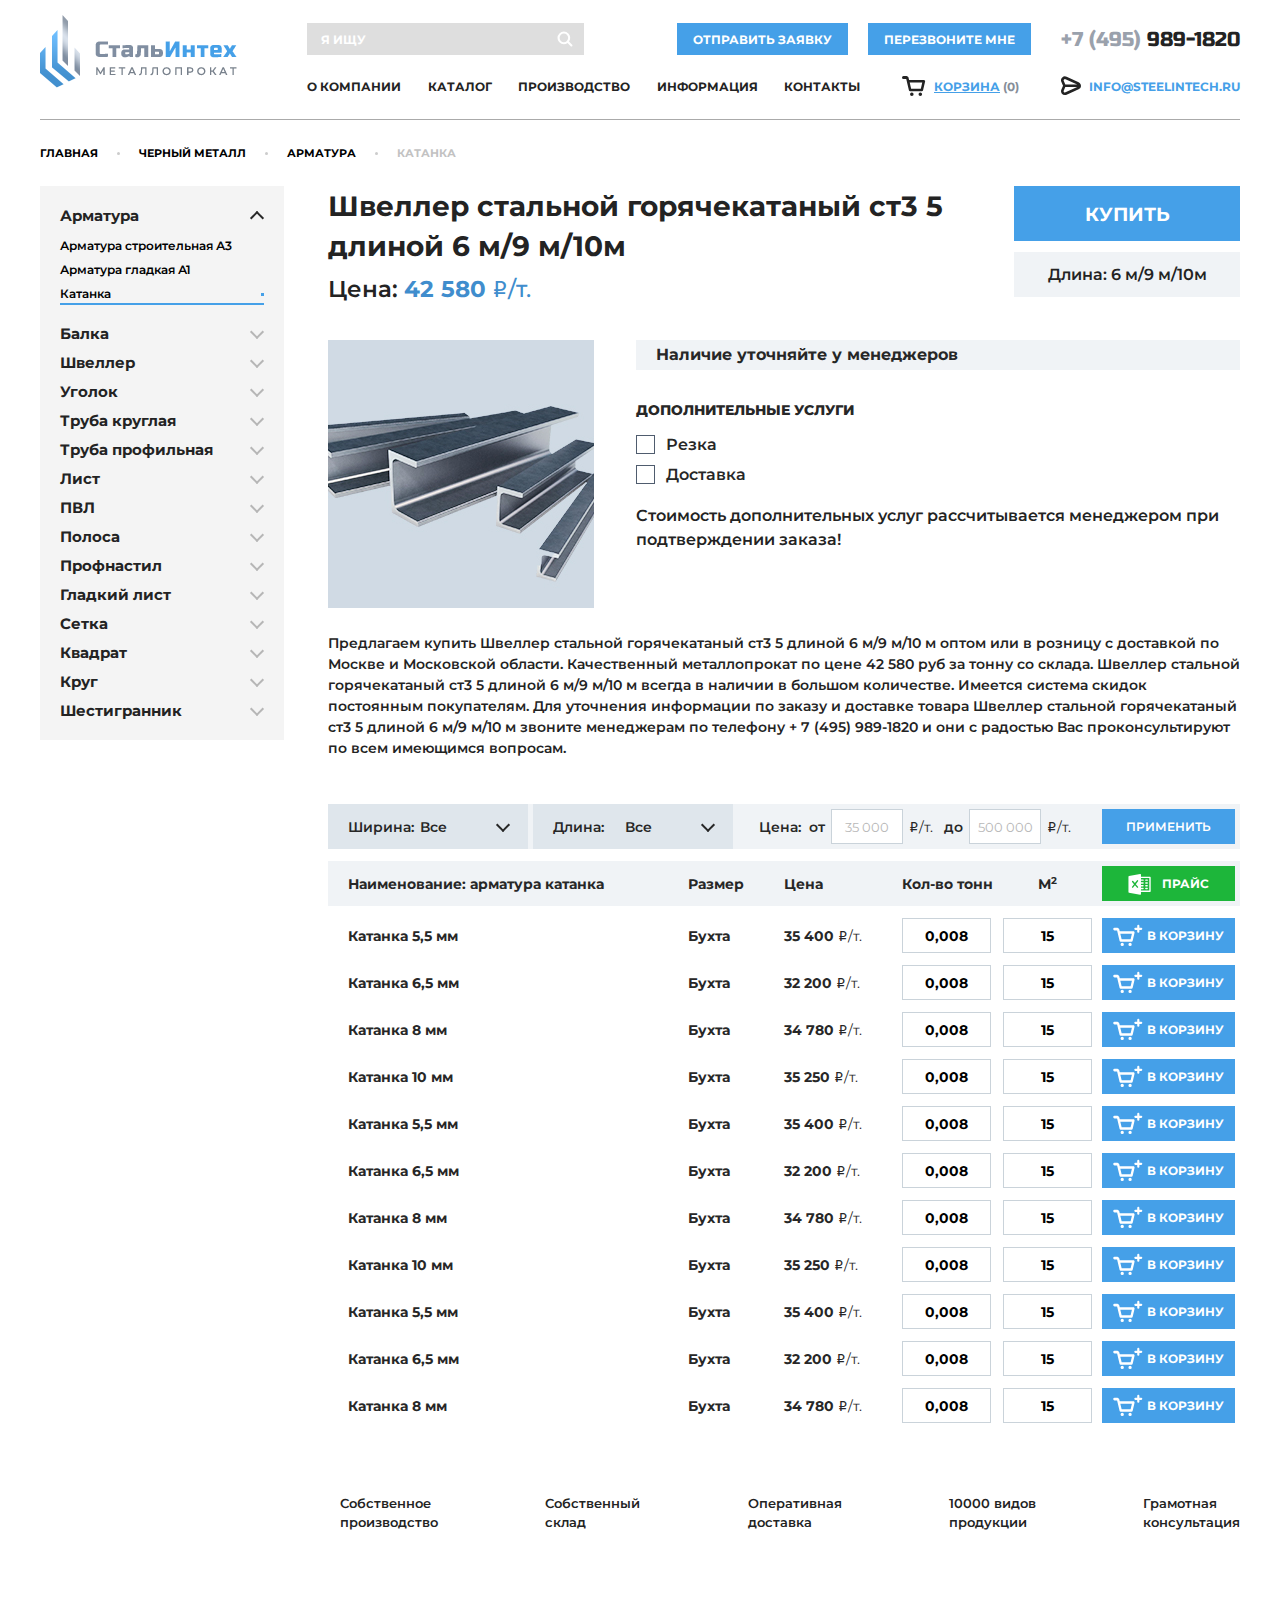
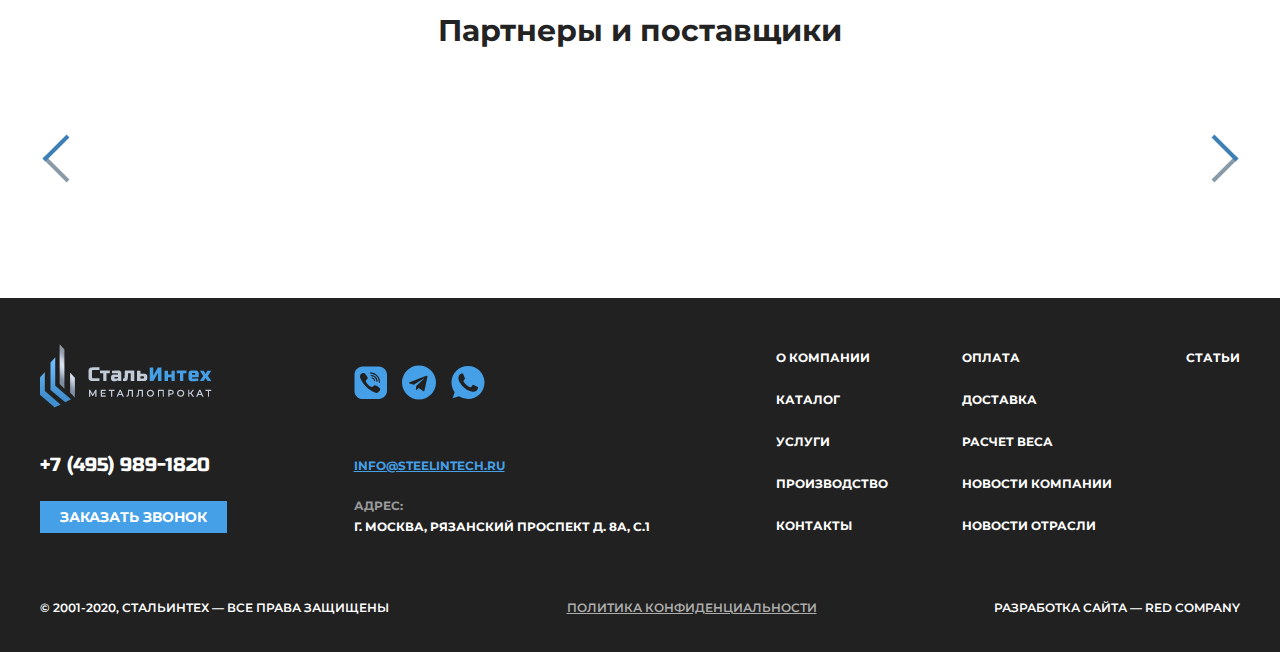
<file: product.html>
<!DOCTYPE html>
<html lang="ru">
	<head>
		<meta http-equiv="Content-Type" content="text/html; charset=utf-8">

		<!-- Адаптирование страницы для мобильных устройств -->
		<meta name="viewport" content="width=device-width, initial-scale=1, maximum-scale=1">

		<!-- Запрет распознования номера телефона -->
		<meta name="format-detection" content="telephone=no">
		<meta name="SKYPE_TOOLBAR" content ="SKYPE_TOOLBAR_PARSER_COMPATIBLE">

		<!-- Заголовок страницы -->
		<title>Заголовок страницы</title>

		<!-- Данное значение часто используют(использовали) поисковые системы -->
		<meta name="description" content="">
		<meta name="keywords" content="">

		<!-- Традиционная иконка сайта, размер 16x16, прозрачность поддерживается. Рекомендуемый формат: .ico или .png -->
		<link rel="shortcut icon" href="favicon.ico">

		<!-- Изменение цвета панели моб. браузера -->
		<meta name="msapplication-TileColor" content="#45a0e8">
		<meta name="theme-color" content="#45a0e8">

		<!-- Подключение шрифтов с гугла -->
		<link rel="preconnect" href="https://fonts.gstatic.com">
		<link href="https://fonts.googleapis.com/css2?family=Montserrat:ital,wght@0,300;0,400;0,500;0,600;0,700;0,800;0,900;1,300;1,400;1,500;1,600;1,700;1,800;1,900&family=Russo+One&display=swap" rel="stylesheet">

		<!-- Подключение файлов стилей -->
		<link rel="stylesheet" href="css/owl.carousel.css">
		<link rel="stylesheet" href="css/fancybox.css">
		<link rel="stylesheet" href="css/styles.css">

		<link rel="stylesheet" href="css/response_1239.css" media="print, (max-width: 1239px)">
		<link rel="stylesheet" href="css/response_1023.css" media="print, (max-width: 1023px)">
		<link rel="stylesheet" href="css/response_767.css" media="print, (max-width: 767px)">
		<link rel="stylesheet" href="css/response_479.css" media="(max-width: 479px)">
	</head>

	<body>
		<div class="wrap">
			<div class="main">
				<header>
					<button class="close"></button>

					<div class="mob_scroll">
						<div class="cont row">
							<div class="logo">
								<img src="images/logo.png" alt="">
							</div>

							<div class="data">
								<div class="flex">
									<div class="search">
										<form action="">
											<input type="text" name="" value="" class="input" placeholder="я ищу">

											<button type="submit" class="submit_btn">
												<svg class="icon"><use xlink:href="images/sprite.svg#ic_search"></use></svg>
											</button>
										</form>
									</div>

									<button class="order_btn modal_link" data-content="#order_modal">отправить заявку</button>

									<button class="callback_btn modal_link" data-content="#callback_modal">Перезвоните мне</button>

									<div class="phone">
										<a href="tel:+74959891820"><span>+7 (495)</span> 989-1820</a>
									</div>
								</div>

								<div class="flex">
									<nav class="menu">
										<div class="item">
											<a href="/">О компании</a>
										</div>

										<div class="item">
											<a href="/" class="sub_link">Каталог</a>

											<div class="sub_menu">
												<div><a href="/">Черный металлопрокат</a></div>
												<div><a href="/">Нержавеющий металлопрокат</a></div>
												<div><a href="/">Трубы</a></div>
												<div><a href="/">Трубопроводная арматура</a></div>
												<div><a href="/">Листы</a></div>
												<div><a href="/">Профнастил</a></div>
												<div><a href="/">Металлоконструкции</a></div>
												<div><a href="/">Металлоизделия</a></div>
												<div><a href="/">Металлообработка</a></div>
											</div>
										</div>

										<div class="item">
											<a href="/">Производство</a>
										</div>

										<div class="item">
											<a href="#" class="sub_link">Информация</a>

											<div class="sub_menu">
												<div><a href="/">Оплата и доставка</a></div>
												<div><a href="/">расчет веса</a></div>
												<div><a href="/">поставщикам</a></div>
												<div><a href="/">Авиа и жд</a></div>
												<div><a href="/">новости</a></div>
												<div><a href="/">статьи</a></div>
											</div>
										</div>

										<div class="item">
											<a href="/">Контакты</a>
										</div>
									</nav>

									<div class="cart">
										<svg class="icon"><use xlink:href="images/sprite.svg#ic_cart"></use></svg>
										<a href="/"><u>Корзина</u> <span>(0)</span></a>
									</div>

									<div class="email">
										<svg class="icon"><use xlink:href="images/sprite.svg#ic_email"></use></svg>
										<a href="emilto:info@steelintech.ru">info@steelintech.ru</a>
									</div>
								</div>
							</div>
						</div>
					</div>
				</header>


				<section class="mob_header">
					<div class="cont">
						<a href="/" class="logo">
							<img src="images/logo.png" alt="">
							<img src="images/logo_mini.png" alt="">
						</a>

						<div class="phone">
							<a href="tel:+74959891820"><span>+7 (495)</span> 989-1820</a>
						</div>

						<div class="cart">
							<svg class="icon"><use xlink:href="images/sprite.svg#ic_cart"></use></svg>
							<a href="/"><u>Корзина</u> <span>(0)</span></a>
						</div>

						<button class="mob_menu_btn">
							<span></span>
						</button>
					</div>
				</section>


				<section class="page_head">
					<div class="cont">
						<div class="breadcrumbs">
							<a href="/">Главная</a> <span class="sep"></span>
							<a href="/">Черный металл</a> <span class="sep"></span>
							<a href="/">Арматура</a> <span class="sep"></span>
							<span class="current">Катанка</span>
						</div>
					</div>
				</section>


				<section class="content_flex mini block">
					<div class="cont row">
						<aside>
							<div class="cats">
								<div class="cat">
									<div class="main">
										<a href="/">Арматура</a>
										<div class="arr active"></div>
									</div>

									<div class="sub_cats" style="display: block;">
										<div><a href="/">Арматура строительная А3</a></div>
										<div><a href="/">Арматура гладкая А1</a></div>
										<div><a class="active">Катанка</a></div>
									</div>
								</div>

								<div class="cat">
									<div class="main">
										<a href="/">Балка</a>
										<div class="arr"></div>
									</div>

									<div class="sub_cats">
										<div><a href="/">Арматура строительная А3</a></div>
										<div><a href="/">Арматура гладкая А1</a></div>
										<div><a class="active">Катанка</a></div>
									</div>
								</div>

								<div class="cat">
									<div class="main">
										<a href="/">Швеллер</a>
										<div class="arr"></div>
									</div>

									<div class="sub_cats">
										<div><a href="/">Арматура строительная А3</a></div>
										<div><a href="/">Арматура гладкая А1</a></div>
										<div><a class="active">Катанка</a></div>
									</div>
								</div>

								<div class="cat">
									<div class="main">
										<a href="/">Уголок</a>
										<div class="arr"></div>
									</div>

									<div class="sub_cats">
										<div><a href="/">Арматура строительная А3</a></div>
										<div><a href="/">Арматура гладкая А1</a></div>
										<div><a class="active">Катанка</a></div>
									</div>
								</div>

								<div class="cat">
									<div class="main">
										<a href="/">Труба круглая</a>
										<div class="arr"></div>
									</div>

									<div class="sub_cats">
										<div><a href="/">Арматура строительная А3</a></div>
										<div><a href="/">Арматура гладкая А1</a></div>
										<div><a class="active">Катанка</a></div>
									</div>
								</div>

								<div class="cat">
									<div class="main">
										<a href="/">Труба профильная</a>
										<div class="arr"></div>
									</div>

									<div class="sub_cats">
										<div><a href="/">Арматура строительная А3</a></div>
										<div><a href="/">Арматура гладкая А1</a></div>
										<div><a class="active">Катанка</a></div>
									</div>
								</div>

								<div class="cat">
									<div class="main">
										<a href="/">Лист</a>
										<div class="arr"></div>
									</div>

									<div class="sub_cats">
										<div><a href="/">Арматура строительная А3</a></div>
										<div><a href="/">Арматура гладкая А1</a></div>
										<div><a class="active">Катанка</a></div>
									</div>
								</div>

								<div class="cat">
									<div class="main">
										<a href="/">ПВЛ</a>
										<div class="arr"></div>
									</div>

									<div class="sub_cats">
										<div><a href="/">Арматура строительная А3</a></div>
										<div><a href="/">Арматура гладкая А1</a></div>
										<div><a class="active">Катанка</a></div>
									</div>
								</div>

								<div class="cat">
									<div class="main">
										<a href="/">Полоса</a>
										<div class="arr"></div>
									</div>

									<div class="sub_cats">
										<div><a href="/">Арматура строительная А3</a></div>
										<div><a href="/">Арматура гладкая А1</a></div>
										<div><a class="active">Катанка</a></div>
									</div>
								</div>

								<div class="cat">
									<div class="main">
										<a href="/">Профнастил</a>
										<div class="arr"></div>
									</div>

									<div class="sub_cats">
										<div><a href="/">Арматура строительная А3</a></div>
										<div><a href="/">Арматура гладкая А1</a></div>
										<div><a class="active">Катанка</a></div>
									</div>
								</div>

								<div class="cat">
									<div class="main">
										<a href="/">Гладкий лист</a>
										<div class="arr"></div>
									</div>

									<div class="sub_cats">
										<div><a href="/">Арматура строительная А3</a></div>
										<div><a href="/">Арматура гладкая А1</a></div>
										<div><a class="active">Катанка</a></div>
									</div>
								</div>

								<div class="cat">
									<div class="main">
										<a href="/">Сетка</a>
										<div class="arr"></div>
									</div>

									<div class="sub_cats">
										<div><a href="/">Арматура строительная А3</a></div>
										<div><a href="/">Арматура гладкая А1</a></div>
										<div><a class="active">Катанка</a></div>
									</div>
								</div>

								<div class="cat">
									<div class="main">
										<a href="/">Квадрат</a>
										<div class="arr"></div>
									</div>

									<div class="sub_cats">
										<div><a href="/">Арматура строительная А3</a></div>
										<div><a href="/">Арматура гладкая А1</a></div>
										<div><a class="active">Катанка</a></div>
									</div>
								</div>

								<div class="cat">
									<div class="main">
										<a href="/">Круг</a>
										<div class="arr"></div>
									</div>

									<div class="sub_cats">
										<div><a href="/">Арматура строительная А3</a></div>
										<div><a href="/">Арматура гладкая А1</a></div>
										<div><a class="active">Катанка</a></div>
									</div>
								</div>

								<div class="cat">
									<div class="main">
										<a href="/">Шестигранник</a>
										<div class="arr"></div>
									</div>

									<div class="sub_cats">
										<div><a href="/">Арматура строительная А3</a></div>
										<div><a href="/">Арматура гладкая А1</a></div>
										<div><a class="active">Катанка</a></div>
									</div>
								</div>
							</div>
						</aside>


						<section class="content">
							<section class="product_info">
								<div class="head">
									<div class="col_left">
										<h1 class="product_name">Швеллер стальной горячекатаный ст3 5 длиной 6 м/9 м/10м</h1>

										<div class="price">
											Цена: <span class="val"><b>42 580</b> <span class="currency">i</span>/т.</span>
										</div>
									</div>

									<div class="col_right">
										<button class="buy_btn">Купить</button>

										<div class="length">Длина: 6 м/9 м/10м</div>
									</div>
								</div>


								<div class="data">
									<div class="images">
										<div class="big">
											<img data-src="images/tmp/product_img.jpg" alt="" class="lozad">
										</div>
									</div>

									<div class="info">
										<div class="status">Наличие уточняйте у менеджеров</div>

										<div class="options">
											<div class="title">Дополнительные услуги</div>

											<div class="field">
												<input type="checkbox" name="option" id="option_check1">
												<label for="option_check1">Резка</label>
											</div>

											<div class="field">
												<input type="checkbox" name="option" id="option_check2">
												<label for="option_check2">Доставка</label>
											</div>

											<div class="exp text_block">Стоимость дополнительных услуг рассчитывается менеджером при подтверждении заказа!</div>
										</div>
									</div>
								</div>


								<div class="description text_block">
									<p>Предлагаем купить Швеллер стальной горячекатаный ст3 5 длиной 6 м/9 м/10 м оптом или в розницу с доставкой по Москве и Московской области. Качественный металлопрокат по цене 42 580 руб за тонну со склада. Швеллер стальной горячекатаный ст3 5 длиной 6 м/9 м/10 м всегда в наличии в большом количестве. Имеется система скидок постоянным покупателям. Для уточнения информации по заказу и доставке товара Швеллер стальной горячекатаный ст3 5 длиной 6 м/9 м/10 м звоните менеджерам по телефону + 7 (495) 989-1820 и они с радостью Вас проконсультируют по всем имеющимся вопросам.</p>
								</div>
							</section>


							<section class="products">
								<div class="filter">
									<form action="">
										<div class="size">
											<div class="label">Ширина:</div>

											<select name="">
												<option value="0" class="selected">Все</option>
												<option value="1">вариант 2</option>
												<option value="2">вариант 3</option>
												<option value="3">вариант 4</option>
											</select>
										</div>

										<div class="size">
											<div class="label">Длина:</div>

											<select name="">
												<option value="0" class="selected">Все</option>
												<option value="от 2000 мм до 3000 мм">от 2000 мм до 3000 мм</option>
												<option value="от 1500 мм до 2500 мм">от 1500 мм до 2500 мм</option>
												<option value="от 1700 мм до 2200 мм">от 1700 мм до 2200 мм</option>
												<option value="от 1700 мм до 3000 мм">от 1700 мм до 3000 мм</option>
												<option value="от 1700 мм до 2600 мм">от 1700 мм до 2600 мм</option>
											</select>
										</div>

										<div class="range">
											<div class="label">Цена:</div>

											<div class="field">
												<div>
													<div class="before">от</div>
													<input type="text" name="" value="" class="input" placeholder="35 000">
													<div class="after"><span class="currency">i</span>/т.</div>
												</div>

												<div>
													<div class="before">до</div>
													<input type="text" name="" value="" class="input" placeholder="500 000">
													<div class="after"><span class="currency">i</span>/т.</div>
												</div>
											</div>
										</div>

										<div class="submit">
											<button type="submit" class="submit_btn">Применить</button>
										</div>
									</form>
								</div>


								<table>
									<thead>
										<tr>
											<th>Наименование: арматура катанка</th>
											<th>Размер</th>
											<th>Цена</th>
											<th>Кол-во тонн</th>
											<th class="aligncenter">М<sup>2</sup></th>
											<th><a href="/" class="price_link">
												<svg class="icon"><use xlink:href="images/sprite.svg#ic_exel"></use></svg>
												<span>прайс</span>
											</a></th>
										</tr>
									</thead>

									<tbody>
										<tr>
											<td class="name">Катанка 5,5 мм</td>

											<td class="size" data-column="Размер">Бухта</td>

											<td class="price" data-column="Цена">
												<b>35 400</b> <span class="currency">i</span>/т.
											</td>

											<td class="amount" data-column="Кол-во тонн">
												<input type="text" name="" value="0,008" class="input">
											</td>

											<td class="area" data-column="М2">
												<input type="text" name="" value="15" class="input">
											</td>

											<td class="buy">
												<button class="buy_btn">
													<svg class="icon"><use xlink:href="images/sprite.svg#ic_to_cart"></use></svg>
													<span>В корзину</span>
												</button>
											</td>
										</tr>

										<tr>
											<td class="name">Катанка 6,5 мм</td>

											<td class="size" data-column="Размер">Бухта</td>

											<td class="price" data-column="Цена">
												<b>32 200</b> <span class="currency">i</span>/т.
											</td>

											<td class="amount" data-column="Кол-во тонн">
												<input type="text" name="" value="0,008" class="input">
											</td>

											<td class="area" data-column="М2">
												<input type="text" name="" value="15" class="input">
											</td>

											<td class="buy">
												<button class="buy_btn">
													<svg class="icon"><use xlink:href="images/sprite.svg#ic_to_cart"></use></svg>
													<span>В корзину</span>
												</button>
											</td>
										</tr>

										<tr>
											<td class="name">Катанка 8 мм</td>

											<td class="size" data-column="Размер">Бухта</td>

											<td class="price" data-column="Цена">
												<b>34 780</b> <span class="currency">i</span>/т.
											</td>

											<td class="amount" data-column="Кол-во тонн">
												<input type="text" name="" value="0,008" class="input">
											</td>

											<td class="area" data-column="М2">
												<input type="text" name="" value="15" class="input">
											</td>

											<td class="buy">
												<button class="buy_btn">
													<svg class="icon"><use xlink:href="images/sprite.svg#ic_to_cart"></use></svg>
													<span>В корзину</span>
												</button>
											</td>
										</tr>

										<tr>
											<td class="name">Катанка 10 мм</td>

											<td class="size" data-column="Размер">Бухта</td>

											<td class="price" data-column="Цена">
												<b>35 250</b> <span class="currency">i</span>/т.
											</td>

											<td class="amount" data-column="Кол-во тонн">
												<input type="text" name="" value="0,008" class="input">
											</td>

											<td class="area" data-column="М2">
												<input type="text" name="" value="15" class="input">
											</td>

											<td class="buy">
												<button class="buy_btn">
													<svg class="icon"><use xlink:href="images/sprite.svg#ic_to_cart"></use></svg>
													<span>В корзину</span>
												</button>
											</td>
										</tr>

										<tr>
											<td class="name">Катанка 5,5 мм</td>

											<td class="size" data-column="Размер">Бухта</td>

											<td class="price" data-column="Цена">
												<b>35 400</b> <span class="currency">i</span>/т.
											</td>

											<td class="amount" data-column="Кол-во тонн">
												<input type="text" name="" value="0,008" class="input">
											</td>

											<td class="area" data-column="М2">
												<input type="text" name="" value="15" class="input">
											</td>

											<td class="buy">
												<button class="buy_btn">
													<svg class="icon"><use xlink:href="images/sprite.svg#ic_to_cart"></use></svg>
													<span>В корзину</span>
												</button>
											</td>
										</tr>

										<tr>
											<td class="name">Катанка 6,5 мм</td>

											<td class="size" data-column="Размер">Бухта</td>

											<td class="price" data-column="Цена">
												<b>32 200</b> <span class="currency">i</span>/т.
											</td>

											<td class="amount" data-column="Кол-во тонн">
												<input type="text" name="" value="0,008" class="input">
											</td>

											<td class="area" data-column="М2">
												<input type="text" name="" value="15" class="input">
											</td>

											<td class="buy">
												<button class="buy_btn">
													<svg class="icon"><use xlink:href="images/sprite.svg#ic_to_cart"></use></svg>
													<span>В корзину</span>
												</button>
											</td>
										</tr>

										<tr>
											<td class="name">Катанка 8 мм</td>

											<td class="size" data-column="Размер">Бухта</td>

											<td class="price" data-column="Цена">
												<b>34 780</b> <span class="currency">i</span>/т.
											</td>

											<td class="amount" data-column="Кол-во тонн">
												<input type="text" name="" value="0,008" class="input">
											</td>

											<td class="area" data-column="М2">
												<input type="text" name="" value="15" class="input">
											</td>

											<td class="buy">
												<button class="buy_btn">
													<svg class="icon"><use xlink:href="images/sprite.svg#ic_to_cart"></use></svg>
													<span>В корзину</span>
												</button>
											</td>
										</tr>

										<tr>
											<td class="name">Катанка 10 мм</td>

											<td class="size" data-column="Размер">Бухта</td>

											<td class="price" data-column="Цена">
												<b>35 250</b> <span class="currency">i</span>/т.
											</td>

											<td class="amount" data-column="Кол-во тонн">
												<input type="text" name="" value="0,008" class="input">
											</td>

											<td class="area" data-column="М2">
												<input type="text" name="" value="15" class="input">
											</td>

											<td class="buy">
												<button class="buy_btn">
													<svg class="icon"><use xlink:href="images/sprite.svg#ic_to_cart"></use></svg>
													<span>В корзину</span>
												</button>
											</td>
										</tr>

										<tr>
											<td class="name">Катанка 5,5 мм</td>

											<td class="size" data-column="Размер">Бухта</td>

											<td class="price" data-column="Цена">
												<b>35 400</b> <span class="currency">i</span>/т.
											</td>

											<td class="amount" data-column="Кол-во тонн">
												<input type="text" name="" value="0,008" class="input">
											</td>

											<td class="area" data-column="М2">
												<input type="text" name="" value="15" class="input">
											</td>

											<td class="buy">
												<button class="buy_btn">
													<svg class="icon"><use xlink:href="images/sprite.svg#ic_to_cart"></use></svg>
													<span>В корзину</span>
												</button>
											</td>
										</tr>

										<tr>
											<td class="name">Катанка 6,5 мм</td>

											<td class="size" data-column="Размер">Бухта</td>

											<td class="price" data-column="Цена">
												<b>32 200</b> <span class="currency">i</span>/т.
											</td>

											<td class="amount" data-column="Кол-во тонн">
												<input type="text" name="" value="0,008" class="input">
											</td>

											<td class="area" data-column="М2">
												<input type="text" name="" value="15" class="input">
											</td>

											<td class="buy">
												<button class="buy_btn">
													<svg class="icon"><use xlink:href="images/sprite.svg#ic_to_cart"></use></svg>
													<span>В корзину</span>
												</button>
											</td>
										</tr>

										<tr>
											<td class="name">Катанка 8 мм</td>

											<td class="size" data-column="Размер">Бухта</td>

											<td class="price" data-column="Цена">
												<b>34 780</b> <span class="currency">i</span>/т.
											</td>

											<td class="amount" data-column="Кол-во тонн">
												<input type="text" name="" value="0,008" class="input">
											</td>

											<td class="area" data-column="М2">
												<input type="text" name="" value="15" class="input">
											</td>

											<td class="buy">
												<button class="buy_btn">
													<svg class="icon"><use xlink:href="images/sprite.svg#ic_to_cart"></use></svg>
													<span>В корзину</span>
												</button>
											</td>
										</tr>
									</tbody>
								</table>
							</section>


							<section class="advantages">
								<div class="row">
									<div class="item">
										<div class="icon">
											<img data-src="images/ic_advantage1.svg" alt="" class="lozad">
										</div>
										<div>Собственное<br> производство</div>
									</div>

									<div class="item">
										<div class="icon">
											<img data-src="images/ic_advantage2.svg" alt="" class="lozad">
										</div>
										<div>Собственный<br> склад</div>
									</div>

									<div class="item">
										<div class="icon">
											<img data-src="images/ic_advantage3.svg" alt="" class="lozad">
										</div>
										<div>Оперативная<br> доставка</div>
									</div>

									<div class="item">
										<div class="icon">
											<img data-src="images/ic_advantage4.svg" alt="" class="lozad">
										</div>
										<div>10000 видов<br> продукции</div>
									</div>

									<div class="item">
										<div class="icon">
											<img data-src="images/ic_advantage5.svg" alt="" class="lozad">
										</div>
										<div>Грамотная<br> консультация</div>
									</div>
								</div>
							</section>
						</section>
					</div>
				</section>


				<section class="partners block">
					<div class="cont">
						<div class="block_head center">
							<div class="title mini">Партнеры и поставщики</div>
						</div>

						<div class="slider owl-carousel">
							<div class="slide">
								<div class="item">
									<img data-src="images/tmp/partner_logo.png" alt="" class="lozad">
								</div>
							</div>

							<div class="slide">
								<div class="item">
									<img data-src="images/tmp/partner_logo2.png" alt="" class="lozad">
								</div>
							</div>

							<div class="slide">
								<div class="item">
									<img data-src="images/tmp/partner_logo3.png" alt="" class="lozad">
								</div>
							</div>

							<div class="slide">
								<div class="item">
									<img data-src="images/tmp/partner_logo4.png" alt="" class="lozad">
								</div>
							</div>

							<div class="slide">
								<div class="item">
									<img data-src="images/tmp/partner_logo5.png" alt="" class="lozad">
								</div>
							</div>

							<div class="slide">
								<div class="item">
									<img data-src="images/tmp/partner_logo.png" alt="" class="lozad">
								</div>
							</div>

							<div class="slide">
								<div class="item">
									<img data-src="images/tmp/partner_logo2.png" alt="" class="lozad">
								</div>
							</div>

							<div class="slide">
								<div class="item">
									<img data-src="images/tmp/partner_logo3.png" alt="" class="lozad">
								</div>
							</div>

							<div class="slide">
								<div class="item">
									<img data-src="images/tmp/partner_logo4.png" alt="" class="lozad">
								</div>
							</div>

							<div class="slide">
								<div class="item">
									<img data-src="images/tmp/partner_logo5.png" alt="" class="lozad">
								</div>
							</div>
						</div>
					</div>
				</section>
			</div>


			<footer>
				<div class="info">
					<div class="cont row">
						<div class="col_left">
							<div class="logo">
								<img src="images/logo2.png" alt="">
							</div>

							<div class="phone">
								<a href="tel:+74959891820">+7 (495) 989-1820</a>
							</div>

							<button class="callback_btn modal_link" data-content="#callback_modal">Заказать звонок</button>
						</div>

						<div class="contacts">
							<div class="socials">
								<a href="/" target="_blank" rel="noopener nofollow">
									<svg class="icon ic_viber"><use xlink:href="images/sprite.svg#ic_viber"></use></svg>
								</a>

								<a href="/" target="_blank" rel="noopener nofollow">
									<svg class="icon ic_telegram"><use xlink:href="images/sprite.svg#ic_telegram"></use></svg>
								</a>

								<a href="/" target="_blank" rel="noopener nofollow">
									<svg class="icon ic_whatsapp"><use xlink:href="images/sprite.svg#ic_whatsapp"></use></svg>
								</a>
							</div>

							<div class="email">
								<a href="emilto:info@steelintech.ru">info@steelintech.ru</a>
							</div>

							<div class="address">
								<div class="name">Адрес:</div>
								<div class="val">г. Москва, Рязанский проспект д. 8А, с.1</div>
							</div>
						</div>

						<div class="links">
							<div class="col">
								<div><a href="/">О компании</a></div>
								<div><a href="/">Каталог</a></div>
								<div><a href="/">Услуги</a></div>
								<div><a href="/">Производство</a></div>
								<div><a href="/">Контакты</a></div>
							</div>

							<div class="col">
								<div><a href="/">Оплата</a></div>
								<div><a href="/">Доставка</a></div>
								<div><a href="/">Расчет веса</a></div>
								<div><a href="/">Новости компании</a></div>
								<div><a href="/">новости отрасли</a></div>
							</div>

							<div class="col">
								<div><a href="/">Статьи</a></div>
							</div>
						</div>
					</div>
				</div>


				<div class="bottom">
					<div class="cont row">
						<div class="copyright">&copy; 2001-2020, СтальИнтех — Все права защищены</div>

						<div class="links">
							<div><a href="/">Политика конфиденциальности</a></div>
						</div>

						<div class="creator">
							<a href="/" target="_blank" rel="noopener nofollow">Разработка сайта — RED COMPANY</a>
						</div>
					</div>
				</div>
			</footer>


			<div class="overlay"></div>
		</div>


		<div class="supports_error">
			Ваш браузер устарел рекомендуем обновить его до последней версии<br> или использовать другой более современный.
		</div>


		<section class="modal" id="callback_modal">
			<div class="modal_title">Перезвоните мне</div>

			<div class="modal_data">
				<form action="" class="form">
					<div class="line phone">
						<div class="label">Телефон <span class="required">*</span></div>

						<div class="field">
							<div class="code">+7</div>
							<input type="tel" name="" value="" class="input input_phone">
							<svg class="icon"><use xlink:href="images/sprite.svg#ic_phone"></use></svg>
						</div>
					</div>

					<div class="line">
						<div class="label">Имя</div>

						<div class="field">
							<input type="text" name="" value="" class="input view2" placeholder="">
						</div>
					</div>


					<div class="bottom">
						<div class="exp">
							<span class="required">*</span> – Звездочкой отмечены обязательные поля
						</div>

						<div class="submit">
							<button type="submit" class="submit_btn">Отправить</button>
						</div>
					</div>

					<div class="agree">Нажимая кнопку «Отправить», вы соглашаетесь с условиями обработки <a href="/">персональных данных</a></div>
				</form>
			</div>
		</section>


		<!-- Подключение javascript файлов -->
		<script src="js/jquery-3.5.0.min.js"></script>
		<script src="js/lozad.min.js"></script>
		<script src="js/owl.carousel.min.js"></script>
		<script src="js/inputmask.min.js"></script>
		<script src="js/fancybox.min.js"></script>
		<script src="js/nice-select.js"></script>
		<script src="js/functions.js"></script>
		<script src="js/scripts.js"></script>
	</body>
</html>
</file>
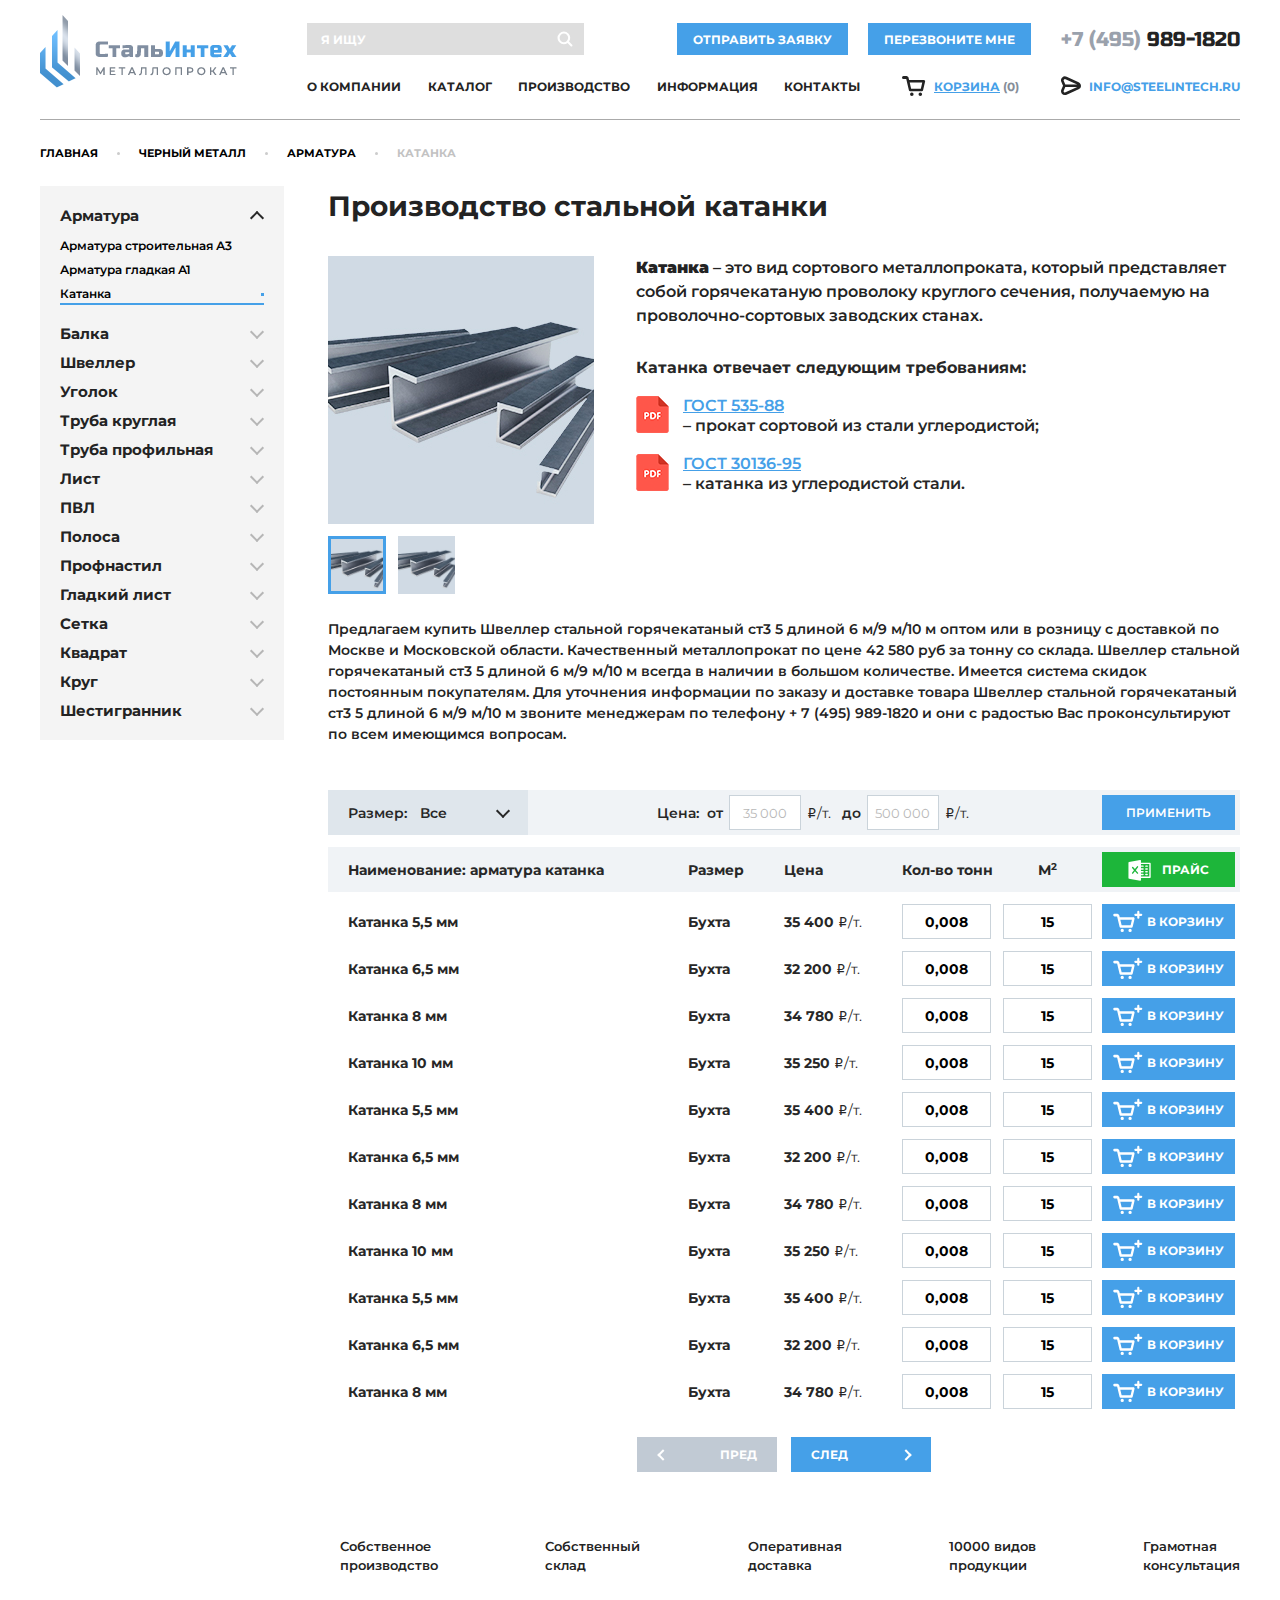
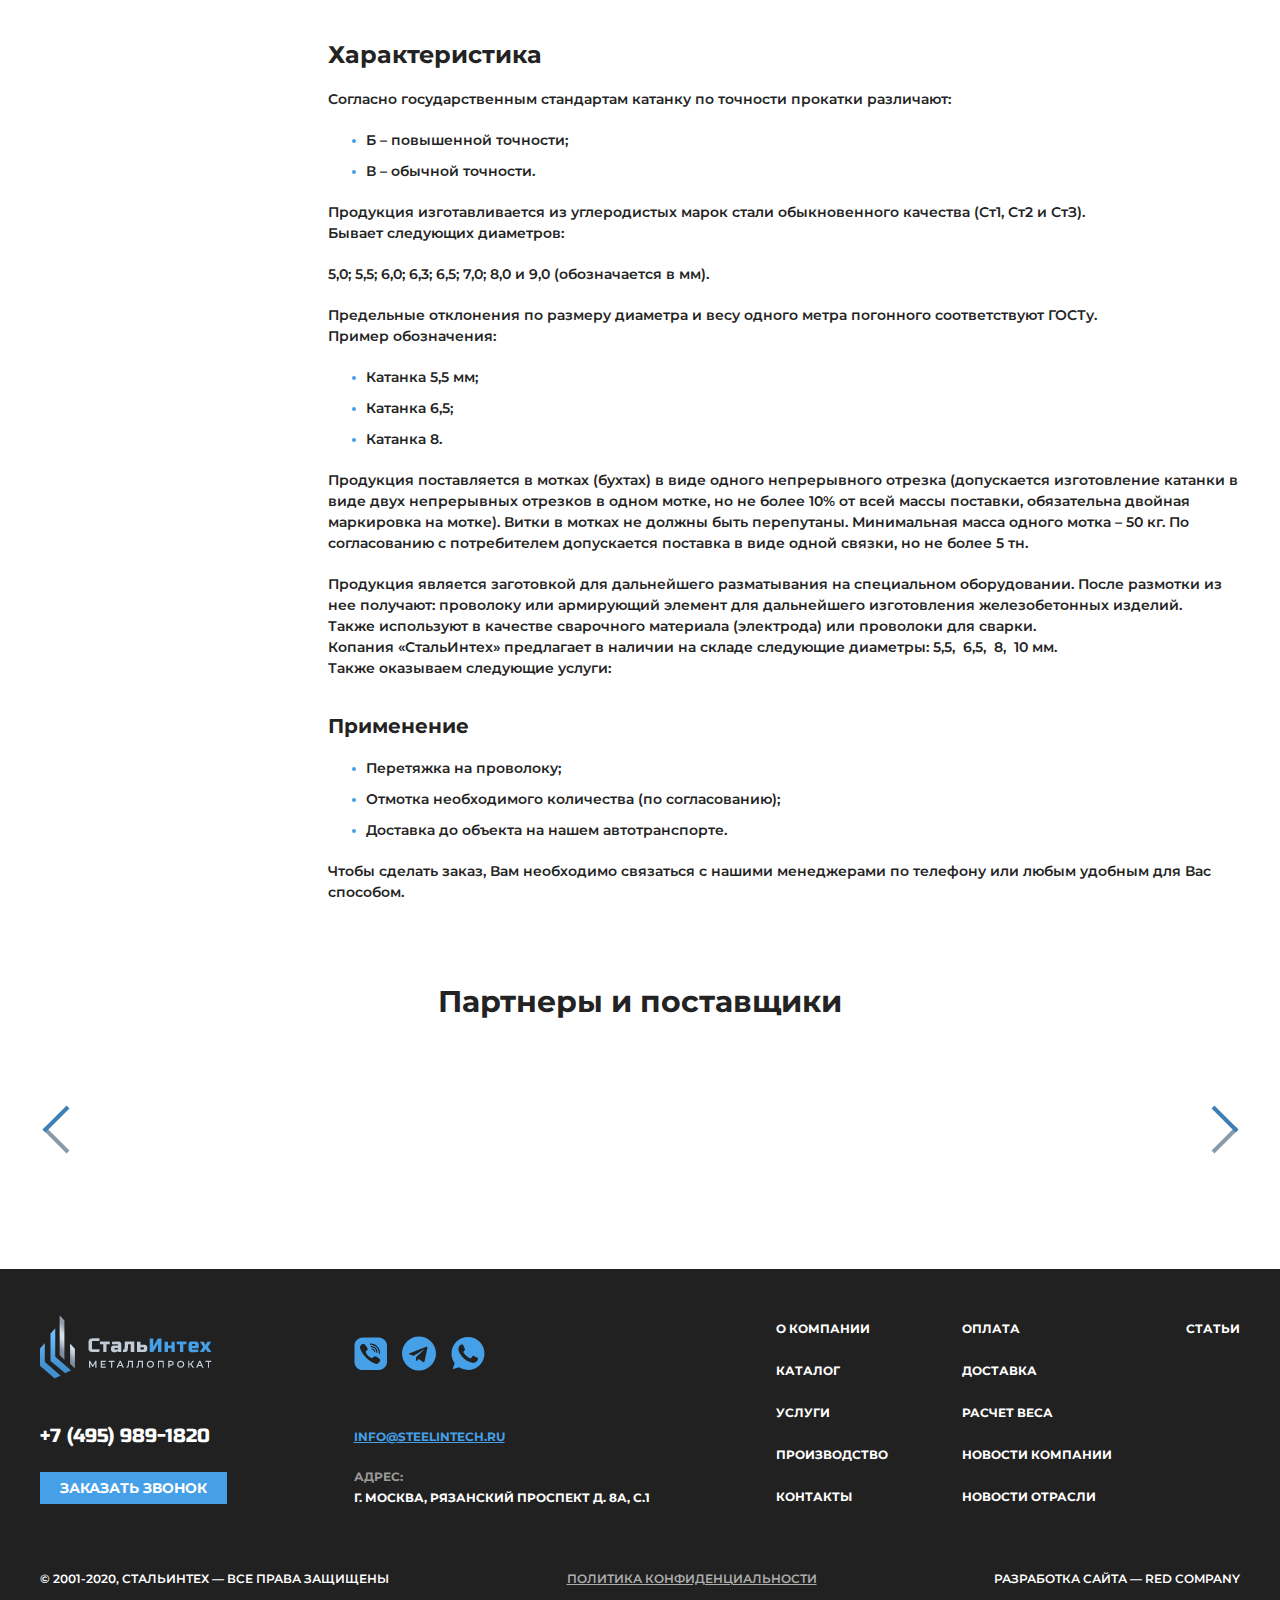
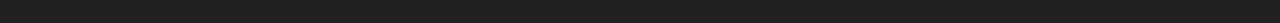
<file: product2.html>
<!DOCTYPE html>
<html lang="ru">
	<head>
		<meta http-equiv="Content-Type" content="text/html; charset=utf-8">

		<!-- Адаптирование страницы для мобильных устройств -->
		<meta name="viewport" content="width=device-width, initial-scale=1, maximum-scale=1">

		<!-- Запрет распознования номера телефона -->
		<meta name="format-detection" content="telephone=no">
		<meta name="SKYPE_TOOLBAR" content ="SKYPE_TOOLBAR_PARSER_COMPATIBLE">

		<!-- Заголовок страницы -->
		<title>Заголовок страницы</title>

		<!-- Данное значение часто используют(использовали) поисковые системы -->
		<meta name="description" content="">
		<meta name="keywords" content="">

		<!-- Традиционная иконка сайта, размер 16x16, прозрачность поддерживается. Рекомендуемый формат: .ico или .png -->
		<link rel="shortcut icon" href="favicon.ico">

		<!-- Изменение цвета панели моб. браузера -->
		<meta name="msapplication-TileColor" content="#45a0e8">
		<meta name="theme-color" content="#45a0e8">

		<!-- Подключение шрифтов с гугла -->
		<link rel="preconnect" href="https://fonts.gstatic.com">
		<link href="https://fonts.googleapis.com/css2?family=Montserrat:ital,wght@0,300;0,400;0,500;0,600;0,700;0,800;0,900;1,300;1,400;1,500;1,600;1,700;1,800;1,900&family=Russo+One&display=swap" rel="stylesheet">

		<!-- Подключение файлов стилей -->
		<link rel="stylesheet" href="css/owl.carousel.css">
		<link rel="stylesheet" href="css/fancybox.css">
		<link rel="stylesheet" href="css/styles.css">

		<link rel="stylesheet" href="css/response_1239.css" media="print, (max-width: 1239px)">
		<link rel="stylesheet" href="css/response_1023.css" media="print, (max-width: 1023px)">
		<link rel="stylesheet" href="css/response_767.css" media="print, (max-width: 767px)">
		<link rel="stylesheet" href="css/response_479.css" media="(max-width: 479px)">
	</head>

	<body>
		<div class="wrap">
			<div class="main">
				<header>
					<button class="close"></button>

					<div class="mob_scroll">
						<div class="cont row">
							<div class="logo">
								<img src="images/logo.png" alt="">
							</div>

							<div class="data">
								<div class="flex">
									<div class="search">
										<form action="">
											<input type="text" name="" value="" class="input" placeholder="я ищу">

											<button type="submit" class="submit_btn">
												<svg class="icon"><use xlink:href="images/sprite.svg#ic_search"></use></svg>
											</button>
										</form>
									</div>

									<button class="order_btn modal_link" data-content="#order_modal">отправить заявку</button>

									<button class="callback_btn modal_link" data-content="#callback_modal">Перезвоните мне</button>

									<div class="phone">
										<a href="tel:+74959891820"><span>+7 (495)</span> 989-1820</a>
									</div>
								</div>

								<div class="flex">
									<nav class="menu">
										<div class="item">
											<a href="/">О компании</a>
										</div>

										<div class="item">
											<a href="/" class="sub_link">Каталог</a>

											<div class="sub_menu">
												<div><a href="/">Черный металлопрокат</a></div>
												<div><a href="/">Нержавеющий металлопрокат</a></div>
												<div><a href="/">Трубы</a></div>
												<div><a href="/">Трубопроводная арматура</a></div>
												<div><a href="/">Листы</a></div>
												<div><a href="/">Профнастил</a></div>
												<div><a href="/">Металлоконструкции</a></div>
												<div><a href="/">Металлоизделия</a></div>
												<div><a href="/">Металлообработка</a></div>
											</div>
										</div>

										<div class="item">
											<a href="/">Производство</a>
										</div>

										<div class="item">
											<a href="#" class="sub_link">Информация</a>

											<div class="sub_menu">
												<div><a href="/">Оплата и доставка</a></div>
												<div><a href="/">расчет веса</a></div>
												<div><a href="/">поставщикам</a></div>
												<div><a href="/">Авиа и жд</a></div>
												<div><a href="/">новости</a></div>
												<div><a href="/">статьи</a></div>
											</div>
										</div>

										<div class="item">
											<a href="/">Контакты</a>
										</div>
									</nav>

									<div class="cart">
										<svg class="icon"><use xlink:href="images/sprite.svg#ic_cart"></use></svg>
										<a href="/"><u>Корзина</u> <span>(0)</span></a>
									</div>

									<div class="email">
										<svg class="icon"><use xlink:href="images/sprite.svg#ic_email"></use></svg>
										<a href="emilto:info@steelintech.ru">info@steelintech.ru</a>
									</div>
								</div>
							</div>
						</div>
					</div>
				</header>


				<section class="mob_header">
					<div class="cont">
						<a href="/" class="logo">
							<img src="images/logo.png" alt="">
							<img src="images/logo_mini.png" alt="">
						</a>

						<div class="phone">
							<a href="tel:+74959891820"><span>+7 (495)</span> 989-1820</a>
						</div>

						<div class="cart">
							<svg class="icon"><use xlink:href="images/sprite.svg#ic_cart"></use></svg>
							<a href="/"><u>Корзина</u> <span>(0)</span></a>
						</div>

						<button class="mob_menu_btn">
							<span></span>
						</button>
					</div>
				</section>


				<section class="page_head">
					<div class="cont">
						<div class="breadcrumbs">
							<a href="/">Главная</a> <span class="sep"></span>
							<a href="/">Черный металл</a> <span class="sep"></span>
							<a href="/">Арматура</a> <span class="sep"></span>
							<span class="current">Катанка</span>
						</div>
					</div>
				</section>


				<section class="content_flex mini block">
					<div class="cont row">
						<aside>
							<div class="cats">
								<div class="cat">
									<div class="main">
										<a href="/">Арматура</a>
										<div class="arr active"></div>
									</div>

									<div class="sub_cats" style="display: block;">
										<div><a href="/">Арматура строительная А3</a></div>
										<div><a href="/">Арматура гладкая А1</a></div>
										<div><a class="active">Катанка</a></div>
									</div>
								</div>

								<div class="cat">
									<div class="main">
										<a href="/">Балка</a>
										<div class="arr"></div>
									</div>

									<div class="sub_cats">
										<div><a href="/">Арматура строительная А3</a></div>
										<div><a href="/">Арматура гладкая А1</a></div>
										<div><a class="active">Катанка</a></div>
									</div>
								</div>

								<div class="cat">
									<div class="main">
										<a href="/">Швеллер</a>
										<div class="arr"></div>
									</div>

									<div class="sub_cats">
										<div><a href="/">Арматура строительная А3</a></div>
										<div><a href="/">Арматура гладкая А1</a></div>
										<div><a class="active">Катанка</a></div>
									</div>
								</div>

								<div class="cat">
									<div class="main">
										<a href="/">Уголок</a>
										<div class="arr"></div>
									</div>

									<div class="sub_cats">
										<div><a href="/">Арматура строительная А3</a></div>
										<div><a href="/">Арматура гладкая А1</a></div>
										<div><a class="active">Катанка</a></div>
									</div>
								</div>

								<div class="cat">
									<div class="main">
										<a href="/">Труба круглая</a>
										<div class="arr"></div>
									</div>

									<div class="sub_cats">
										<div><a href="/">Арматура строительная А3</a></div>
										<div><a href="/">Арматура гладкая А1</a></div>
										<div><a class="active">Катанка</a></div>
									</div>
								</div>

								<div class="cat">
									<div class="main">
										<a href="/">Труба профильная</a>
										<div class="arr"></div>
									</div>

									<div class="sub_cats">
										<div><a href="/">Арматура строительная А3</a></div>
										<div><a href="/">Арматура гладкая А1</a></div>
										<div><a class="active">Катанка</a></div>
									</div>
								</div>

								<div class="cat">
									<div class="main">
										<a href="/">Лист</a>
										<div class="arr"></div>
									</div>

									<div class="sub_cats">
										<div><a href="/">Арматура строительная А3</a></div>
										<div><a href="/">Арматура гладкая А1</a></div>
										<div><a class="active">Катанка</a></div>
									</div>
								</div>

								<div class="cat">
									<div class="main">
										<a href="/">ПВЛ</a>
										<div class="arr"></div>
									</div>

									<div class="sub_cats">
										<div><a href="/">Арматура строительная А3</a></div>
										<div><a href="/">Арматура гладкая А1</a></div>
										<div><a class="active">Катанка</a></div>
									</div>
								</div>

								<div class="cat">
									<div class="main">
										<a href="/">Полоса</a>
										<div class="arr"></div>
									</div>

									<div class="sub_cats">
										<div><a href="/">Арматура строительная А3</a></div>
										<div><a href="/">Арматура гладкая А1</a></div>
										<div><a class="active">Катанка</a></div>
									</div>
								</div>

								<div class="cat">
									<div class="main">
										<a href="/">Профнастил</a>
										<div class="arr"></div>
									</div>

									<div class="sub_cats">
										<div><a href="/">Арматура строительная А3</a></div>
										<div><a href="/">Арматура гладкая А1</a></div>
										<div><a class="active">Катанка</a></div>
									</div>
								</div>

								<div class="cat">
									<div class="main">
										<a href="/">Гладкий лист</a>
										<div class="arr"></div>
									</div>

									<div class="sub_cats">
										<div><a href="/">Арматура строительная А3</a></div>
										<div><a href="/">Арматура гладкая А1</a></div>
										<div><a class="active">Катанка</a></div>
									</div>
								</div>

								<div class="cat">
									<div class="main">
										<a href="/">Сетка</a>
										<div class="arr"></div>
									</div>

									<div class="sub_cats">
										<div><a href="/">Арматура строительная А3</a></div>
										<div><a href="/">Арматура гладкая А1</a></div>
										<div><a class="active">Катанка</a></div>
									</div>
								</div>

								<div class="cat">
									<div class="main">
										<a href="/">Квадрат</a>
										<div class="arr"></div>
									</div>

									<div class="sub_cats">
										<div><a href="/">Арматура строительная А3</a></div>
										<div><a href="/">Арматура гладкая А1</a></div>
										<div><a class="active">Катанка</a></div>
									</div>
								</div>

								<div class="cat">
									<div class="main">
										<a href="/">Круг</a>
										<div class="arr"></div>
									</div>

									<div class="sub_cats">
										<div><a href="/">Арматура строительная А3</a></div>
										<div><a href="/">Арматура гладкая А1</a></div>
										<div><a class="active">Катанка</a></div>
									</div>
								</div>

								<div class="cat">
									<div class="main">
										<a href="/">Шестигранник</a>
										<div class="arr"></div>
									</div>

									<div class="sub_cats">
										<div><a href="/">Арматура строительная А3</a></div>
										<div><a href="/">Арматура гладкая А1</a></div>
										<div><a class="active">Катанка</a></div>
									</div>
								</div>
							</div>
						</aside>


						<section class="content">
							<section class="product_info">
								<div class="head">
									<h1 class="product_name">Производство стальной катанки</h1>
								</div>


								<div class="data">
									<div class="images">
										<div class="big">
											<div class="slider owl-carousel">
												<div class="slide">
													<div class="img">
														<img data-src="images/tmp/product_img.jpg" alt="" class="lozad">
													</div>
												</div>

												<div class="slide">
													<div class="img">
														<img data-src="images/tmp/product_img.jpg" alt="" class="lozad">
													</div>
												</div>
											</div>
										</div>

										<div class="thumbs">
											<button data-slide-index="0" class="active">
												<img data-src="images/tmp/product_img.jpg" alt="" class="lozad">
											</button>

											<button data-slide-index="1">
												<img data-src="images/tmp/product_img.jpg" alt="" class="lozad">
											</button>
										</div>
									</div>

									<div class="info">
										<div class="desc text_block">
											<p><strong>Катанка</strong> – это вид сортового металлопроката, который представляет собой горячекатаную проволоку круглого сечения, получаемую на проволочно-сортовых заводских станах.</p>
										</div>

										<div class="files">
											<div class="title">Катанка отвечает следующим требованиям:</div>

											<div class="file">
												<div class="icon">
													<img data-src="images/ic_pdf.png" alt="" class="lozad">
												</div>
												<div>
													<a href="/" class="name">ГОСТ 535-88</a>
													<div class="exp">– прокат сортовой из стали углеродистой;</div>
												</div>
											</div>

											<div class="file">
												<div class="icon">
													<img data-src="images/ic_pdf.png" alt="" class="lozad">
												</div>
												<div>
													<a href="/" class="name">ГОСТ 30136-95</a>
													<div class="exp">– катанка из углеродистой стали.</div>
												</div>
											</div>
										</div>
									</div>
								</div>


								<div class="description text_block">
									<p>Предлагаем купить Швеллер стальной горячекатаный ст3 5 длиной 6 м/9 м/10 м оптом или в розницу с доставкой по Москве и Московской области. Качественный металлопрокат по цене 42 580 руб за тонну со склада. Швеллер стальной горячекатаный ст3 5 длиной 6 м/9 м/10 м всегда в наличии в большом количестве. Имеется система скидок постоянным покупателям. Для уточнения информации по заказу и доставке товара Швеллер стальной горячекатаный ст3 5 длиной 6 м/9 м/10 м звоните менеджерам по телефону + 7 (495) 989-1820 и они с радостью Вас проконсультируют по всем имеющимся вопросам.</p>
								</div>
							</section>


							<section class="products">
								<div class="filter">
									<form action="">
										<div class="size">
											<div class="label">Размер:</div>

											<select name="">
												<option value="0" class="selected">Все</option>
												<option value="1">вариант 2</option>
												<option value="2">вариант 3</option>
												<option value="3">вариант 4</option>
											</select>
										</div>

										<div class="range">
											<div class="label">Цена:</div>

											<div class="field">
												<div>
													<div class="before">от</div>
													<input type="text" name="" value="" class="input" placeholder="35 000">
													<div class="after"><span class="currency">i</span>/т.</div>
												</div>

												<div>
													<div class="before">до</div>
													<input type="text" name="" value="" class="input" placeholder="500 000">
													<div class="after"><span class="currency">i</span>/т.</div>
												</div>
											</div>
										</div>

										<div class="submit">
											<button type="submit" class="submit_btn">Применить</button>
										</div>
									</form>
								</div>


								<table>
									<thead>
										<tr>
											<th>Наименование: арматура катанка</th>
											<th>Размер</th>
											<th>Цена</th>
											<th>Кол-во тонн</th>
											<th class="aligncenter">М<sup>2</sup></th>
											<th><a href="/" class="price_link">
												<svg class="icon"><use xlink:href="images/sprite.svg#ic_exel"></use></svg>
												<span>прайс</span>
											</a></th>
										</tr>
									</thead>

									<tbody>
										<tr>
											<td class="name">Катанка 5,5 мм</td>

											<td class="size" data-column="Размер">Бухта</td>

											<td class="price" data-column="Цена">
												<b>35 400</b> <span class="currency">i</span>/т.
											</td>

											<td class="amount" data-column="Кол-во тонн">
												<input type="text" name="" value="0,008" class="input">
											</td>

											<td class="area" data-column="М2">
												<input type="text" name="" value="15" class="input">
											</td>

											<td class="buy">
												<button class="buy_btn">
													<svg class="icon"><use xlink:href="images/sprite.svg#ic_to_cart"></use></svg>
													<span>В корзину</span>
												</button>
											</td>
										</tr>

										<tr>
											<td class="name">Катанка 6,5 мм</td>

											<td class="size" data-column="Размер">Бухта</td>

											<td class="price" data-column="Цена">
												<b>32 200</b> <span class="currency">i</span>/т.
											</td>

											<td class="amount" data-column="Кол-во тонн">
												<input type="text" name="" value="0,008" class="input">
											</td>

											<td class="area" data-column="М2">
												<input type="text" name="" value="15" class="input">
											</td>

											<td class="buy">
												<button class="buy_btn">
													<svg class="icon"><use xlink:href="images/sprite.svg#ic_to_cart"></use></svg>
													<span>В корзину</span>
												</button>
											</td>
										</tr>

										<tr>
											<td class="name">Катанка 8 мм</td>

											<td class="size" data-column="Размер">Бухта</td>

											<td class="price" data-column="Цена">
												<b>34 780</b> <span class="currency">i</span>/т.
											</td>

											<td class="amount" data-column="Кол-во тонн">
												<input type="text" name="" value="0,008" class="input">
											</td>

											<td class="area" data-column="М2">
												<input type="text" name="" value="15" class="input">
											</td>

											<td class="buy">
												<button class="buy_btn">
													<svg class="icon"><use xlink:href="images/sprite.svg#ic_to_cart"></use></svg>
													<span>В корзину</span>
												</button>
											</td>
										</tr>

										<tr>
											<td class="name">Катанка 10 мм</td>

											<td class="size" data-column="Размер">Бухта</td>

											<td class="price" data-column="Цена">
												<b>35 250</b> <span class="currency">i</span>/т.
											</td>

											<td class="amount" data-column="Кол-во тонн">
												<input type="text" name="" value="0,008" class="input">
											</td>

											<td class="area" data-column="М2">
												<input type="text" name="" value="15" class="input">
											</td>

											<td class="buy">
												<button class="buy_btn">
													<svg class="icon"><use xlink:href="images/sprite.svg#ic_to_cart"></use></svg>
													<span>В корзину</span>
												</button>
											</td>
										</tr>

										<tr>
											<td class="name">Катанка 5,5 мм</td>

											<td class="size" data-column="Размер">Бухта</td>

											<td class="price" data-column="Цена">
												<b>35 400</b> <span class="currency">i</span>/т.
											</td>

											<td class="amount" data-column="Кол-во тонн">
												<input type="text" name="" value="0,008" class="input">
											</td>

											<td class="area" data-column="М2">
												<input type="text" name="" value="15" class="input">
											</td>

											<td class="buy">
												<button class="buy_btn">
													<svg class="icon"><use xlink:href="images/sprite.svg#ic_to_cart"></use></svg>
													<span>В корзину</span>
												</button>
											</td>
										</tr>

										<tr>
											<td class="name">Катанка 6,5 мм</td>

											<td class="size" data-column="Размер">Бухта</td>

											<td class="price" data-column="Цена">
												<b>32 200</b> <span class="currency">i</span>/т.
											</td>

											<td class="amount" data-column="Кол-во тонн">
												<input type="text" name="" value="0,008" class="input">
											</td>

											<td class="area" data-column="М2">
												<input type="text" name="" value="15" class="input">
											</td>

											<td class="buy">
												<button class="buy_btn">
													<svg class="icon"><use xlink:href="images/sprite.svg#ic_to_cart"></use></svg>
													<span>В корзину</span>
												</button>
											</td>
										</tr>

										<tr>
											<td class="name">Катанка 8 мм</td>

											<td class="size" data-column="Размер">Бухта</td>

											<td class="price" data-column="Цена">
												<b>34 780</b> <span class="currency">i</span>/т.
											</td>

											<td class="amount" data-column="Кол-во тонн">
												<input type="text" name="" value="0,008" class="input">
											</td>

											<td class="area" data-column="М2">
												<input type="text" name="" value="15" class="input">
											</td>

											<td class="buy">
												<button class="buy_btn">
													<svg class="icon"><use xlink:href="images/sprite.svg#ic_to_cart"></use></svg>
													<span>В корзину</span>
												</button>
											</td>
										</tr>

										<tr>
											<td class="name">Катанка 10 мм</td>

											<td class="size" data-column="Размер">Бухта</td>

											<td class="price" data-column="Цена">
												<b>35 250</b> <span class="currency">i</span>/т.
											</td>

											<td class="amount" data-column="Кол-во тонн">
												<input type="text" name="" value="0,008" class="input">
											</td>

											<td class="area" data-column="М2">
												<input type="text" name="" value="15" class="input">
											</td>

											<td class="buy">
												<button class="buy_btn">
													<svg class="icon"><use xlink:href="images/sprite.svg#ic_to_cart"></use></svg>
													<span>В корзину</span>
												</button>
											</td>
										</tr>

										<tr>
											<td class="name">Катанка 5,5 мм</td>

											<td class="size" data-column="Размер">Бухта</td>

											<td class="price" data-column="Цена">
												<b>35 400</b> <span class="currency">i</span>/т.
											</td>

											<td class="amount" data-column="Кол-во тонн">
												<input type="text" name="" value="0,008" class="input">
											</td>

											<td class="area" data-column="М2">
												<input type="text" name="" value="15" class="input">
											</td>

											<td class="buy">
												<button class="buy_btn">
													<svg class="icon"><use xlink:href="images/sprite.svg#ic_to_cart"></use></svg>
													<span>В корзину</span>
												</button>
											</td>
										</tr>

										<tr>
											<td class="name">Катанка 6,5 мм</td>

											<td class="size" data-column="Размер">Бухта</td>

											<td class="price" data-column="Цена">
												<b>32 200</b> <span class="currency">i</span>/т.
											</td>

											<td class="amount" data-column="Кол-во тонн">
												<input type="text" name="" value="0,008" class="input">
											</td>

											<td class="area" data-column="М2">
												<input type="text" name="" value="15" class="input">
											</td>

											<td class="buy">
												<button class="buy_btn">
													<svg class="icon"><use xlink:href="images/sprite.svg#ic_to_cart"></use></svg>
													<span>В корзину</span>
												</button>
											</td>
										</tr>

										<tr>
											<td class="name">Катанка 8 мм</td>

											<td class="size" data-column="Размер">Бухта</td>

											<td class="price" data-column="Цена">
												<b>34 780</b> <span class="currency">i</span>/т.
											</td>

											<td class="amount" data-column="Кол-во тонн">
												<input type="text" name="" value="0,008" class="input">
											</td>

											<td class="area" data-column="М2">
												<input type="text" name="" value="15" class="input">
											</td>

											<td class="buy">
												<button class="buy_btn">
													<svg class="icon"><use xlink:href="images/sprite.svg#ic_to_cart"></use></svg>
													<span>В корзину</span>
												</button>
											</td>
										</tr>
									</tbody>
								</table>

								<div class="prev_next">
									<button class="prev disabled">
										<div class="arr"></div>
										<span>пред</span>
									</button>

									<button class="next">
										<span>След</span>
										<div class="arr"></div>
									</button>
								</div>
							</section>


							<section class="advantages">
								<div class="row">
									<div class="item">
										<div class="icon">
											<img data-src="images/ic_advantage1.svg" alt="" class="lozad">
										</div>
										<div>Собственное<br> производство</div>
									</div>

									<div class="item">
										<div class="icon">
											<img data-src="images/ic_advantage2.svg" alt="" class="lozad">
										</div>
										<div>Собственный<br> склад</div>
									</div>

									<div class="item">
										<div class="icon">
											<img data-src="images/ic_advantage3.svg" alt="" class="lozad">
										</div>
										<div>Оперативная<br> доставка</div>
									</div>

									<div class="item">
										<div class="icon">
											<img data-src="images/ic_advantage4.svg" alt="" class="lozad">
										</div>
										<div>10000 видов<br> продукции</div>
									</div>

									<div class="item">
										<div class="icon">
											<img data-src="images/ic_advantage5.svg" alt="" class="lozad">
										</div>
										<div>Грамотная<br> консультация</div>
									</div>
								</div>
							</section>


							<section class="product_features">
								<div class="title">Характеристика</div>

								<div class="text_block">
									<p>Согласно государственным стандартам катанку по точности прокатки различают:</p>

									<ul>
										<li>Б – повышенной точности;</li>
										<li>В – обычной точности.</li>
									</ul>

									<p>Продукция изготавливается из углеродистых марок стали обыкновенного качества (Ст1, Ст2 и СтЗ).<br> Бывает следующих диаметров:</p>

									<p>5,0; 5,5; 6,0; 6,3; 6,5; 7,0; 8,0 и 9,0 (обозначается в мм).</p>

									<p>Предельные отклонения по размеру диаметра и весу одного метра погонного соответствуют ГОСТу.<br> Пример обозначения:</p>

									<ul>
										<li>Катанка 5,5 мм;</li>
										<li>Катанка 6,5;</li>
										<li>Катанка 8.</li>
									</ul>

									<p>Продукция поставляется в мотках (бухтах) в виде одного непрерывного отрезка (допускается изготовление катанки в виде двух непрерывных отрезков в одном мотке, но не более 10% от всей массы поставки, обязательна двойная маркировка на мотке). Витки в мотках не должны быть перепутаны. Минимальная масса одного мотка – 50 кг. По согласованию с потребителем допускается поставка в виде одной связки, но не более 5 тн.</p>

									<p>Продукция является заготовкой для дальнейшего разматывания на специальном оборудовании. После размотки из нее получают: проволоку или армирующий элемент для дальнейшего изготовления железобетонных изделий.<br> Также используют в качестве сварочного материала (электрода) или проволоки для сварки.<br> Копания «СтальИнтех» предлагает в наличии на складе следующие диаметры: 5,5,  6,5,  8,  10 мм.<br> Также оказываем следующие услуги:</p>

									<h2>Применение</h2>

									<ul>
										<li>Перетяжка на проволоку;</li>
										<li>Отмотка необходимого количества (по согласованию);</li>
										<li>Доставка до объекта на нашем автотранспорте.</li>
									</ul>

									<p>Чтобы сделать заказ, Вам необходимо связаться с нашими менеджерами по телефону или любым удобным для Вас способом.</p>
								</div>
							</section>
						</section>
					</div>
				</section>


				<section class="partners block">
					<div class="cont">
						<div class="block_head center">
							<div class="title mini">Партнеры и поставщики</div>
						</div>

						<div class="slider owl-carousel">
							<div class="slide">
								<div class="item">
									<img data-src="images/tmp/partner_logo.png" alt="" class="lozad">
								</div>
							</div>

							<div class="slide">
								<div class="item">
									<img data-src="images/tmp/partner_logo2.png" alt="" class="lozad">
								</div>
							</div>

							<div class="slide">
								<div class="item">
									<img data-src="images/tmp/partner_logo3.png" alt="" class="lozad">
								</div>
							</div>

							<div class="slide">
								<div class="item">
									<img data-src="images/tmp/partner_logo4.png" alt="" class="lozad">
								</div>
							</div>

							<div class="slide">
								<div class="item">
									<img data-src="images/tmp/partner_logo5.png" alt="" class="lozad">
								</div>
							</div>

							<div class="slide">
								<div class="item">
									<img data-src="images/tmp/partner_logo.png" alt="" class="lozad">
								</div>
							</div>

							<div class="slide">
								<div class="item">
									<img data-src="images/tmp/partner_logo2.png" alt="" class="lozad">
								</div>
							</div>

							<div class="slide">
								<div class="item">
									<img data-src="images/tmp/partner_logo3.png" alt="" class="lozad">
								</div>
							</div>

							<div class="slide">
								<div class="item">
									<img data-src="images/tmp/partner_logo4.png" alt="" class="lozad">
								</div>
							</div>

							<div class="slide">
								<div class="item">
									<img data-src="images/tmp/partner_logo5.png" alt="" class="lozad">
								</div>
							</div>
						</div>
					</div>
				</section>
			</div>


			<footer>
				<div class="info">
					<div class="cont row">
						<div class="col_left">
							<div class="logo">
								<img src="images/logo2.png" alt="">
							</div>

							<div class="phone">
								<a href="tel:+74959891820">+7 (495) 989-1820</a>
							</div>

							<button class="callback_btn modal_link" data-content="#callback_modal">Заказать звонок</button>
						</div>

						<div class="contacts">
							<div class="socials">
								<a href="/" target="_blank" rel="noopener nofollow">
									<svg class="icon ic_viber"><use xlink:href="images/sprite.svg#ic_viber"></use></svg>
								</a>

								<a href="/" target="_blank" rel="noopener nofollow">
									<svg class="icon ic_telegram"><use xlink:href="images/sprite.svg#ic_telegram"></use></svg>
								</a>

								<a href="/" target="_blank" rel="noopener nofollow">
									<svg class="icon ic_whatsapp"><use xlink:href="images/sprite.svg#ic_whatsapp"></use></svg>
								</a>
							</div>

							<div class="email">
								<a href="emilto:info@steelintech.ru">info@steelintech.ru</a>
							</div>

							<div class="address">
								<div class="name">Адрес:</div>
								<div class="val">г. Москва, Рязанский проспект д. 8А, с.1</div>
							</div>
						</div>

						<div class="links">
							<div class="col">
								<div><a href="/">О компании</a></div>
								<div><a href="/">Каталог</a></div>
								<div><a href="/">Услуги</a></div>
								<div><a href="/">Производство</a></div>
								<div><a href="/">Контакты</a></div>
							</div>

							<div class="col">
								<div><a href="/">Оплата</a></div>
								<div><a href="/">Доставка</a></div>
								<div><a href="/">Расчет веса</a></div>
								<div><a href="/">Новости компании</a></div>
								<div><a href="/">новости отрасли</a></div>
							</div>

							<div class="col">
								<div><a href="/">Статьи</a></div>
							</div>
						</div>
					</div>
				</div>


				<div class="bottom">
					<div class="cont row">
						<div class="copyright">&copy; 2001-2020, СтальИнтех — Все права защищены</div>

						<div class="links">
							<div><a href="/">Политика конфиденциальности</a></div>
						</div>

						<div class="creator">
							<a href="/" target="_blank" rel="noopener nofollow">Разработка сайта — RED COMPANY</a>
						</div>
					</div>
				</div>
			</footer>


			<div class="overlay"></div>
		</div>


		<div class="supports_error">
			Ваш браузер устарел рекомендуем обновить его до последней версии<br> или использовать другой более современный.
		</div>


		<section class="modal" id="callback_modal">
			<div class="modal_title">Перезвоните мне</div>

			<div class="modal_data">
				<form action="" class="form">
					<div class="line phone">
						<div class="label">Телефон <span class="required">*</span></div>

						<div class="field">
							<div class="code">+7</div>
							<input type="tel" name="" value="" class="input input_phone">
							<svg class="icon"><use xlink:href="images/sprite.svg#ic_phone"></use></svg>
						</div>
					</div>

					<div class="line">
						<div class="label">Имя</div>

						<div class="field">
							<input type="text" name="" value="" class="input view2" placeholder="">
						</div>
					</div>


					<div class="bottom">
						<div class="exp">
							<span class="required">*</span> – Звездочкой отмечены обязательные поля
						</div>

						<div class="submit">
							<button type="submit" class="submit_btn">Отправить</button>
						</div>
					</div>

					<div class="agree">Нажимая кнопку «Отправить», вы соглашаетесь с условиями обработки <a href="/">персональных данных</a></div>
				</form>
			</div>
		</section>


		<!-- Подключение javascript файлов -->
		<script src="js/jquery-3.5.0.min.js"></script>
		<script src="js/lozad.min.js"></script>
		<script src="js/owl.carousel.min.js"></script>
		<script src="js/inputmask.min.js"></script>
		<script src="js/fancybox.min.js"></script>
		<script src="js/nice-select.js"></script>
		<script src="js/functions.js"></script>
		<script src="js/scripts.js"></script>
	</body>
</html>
</file>
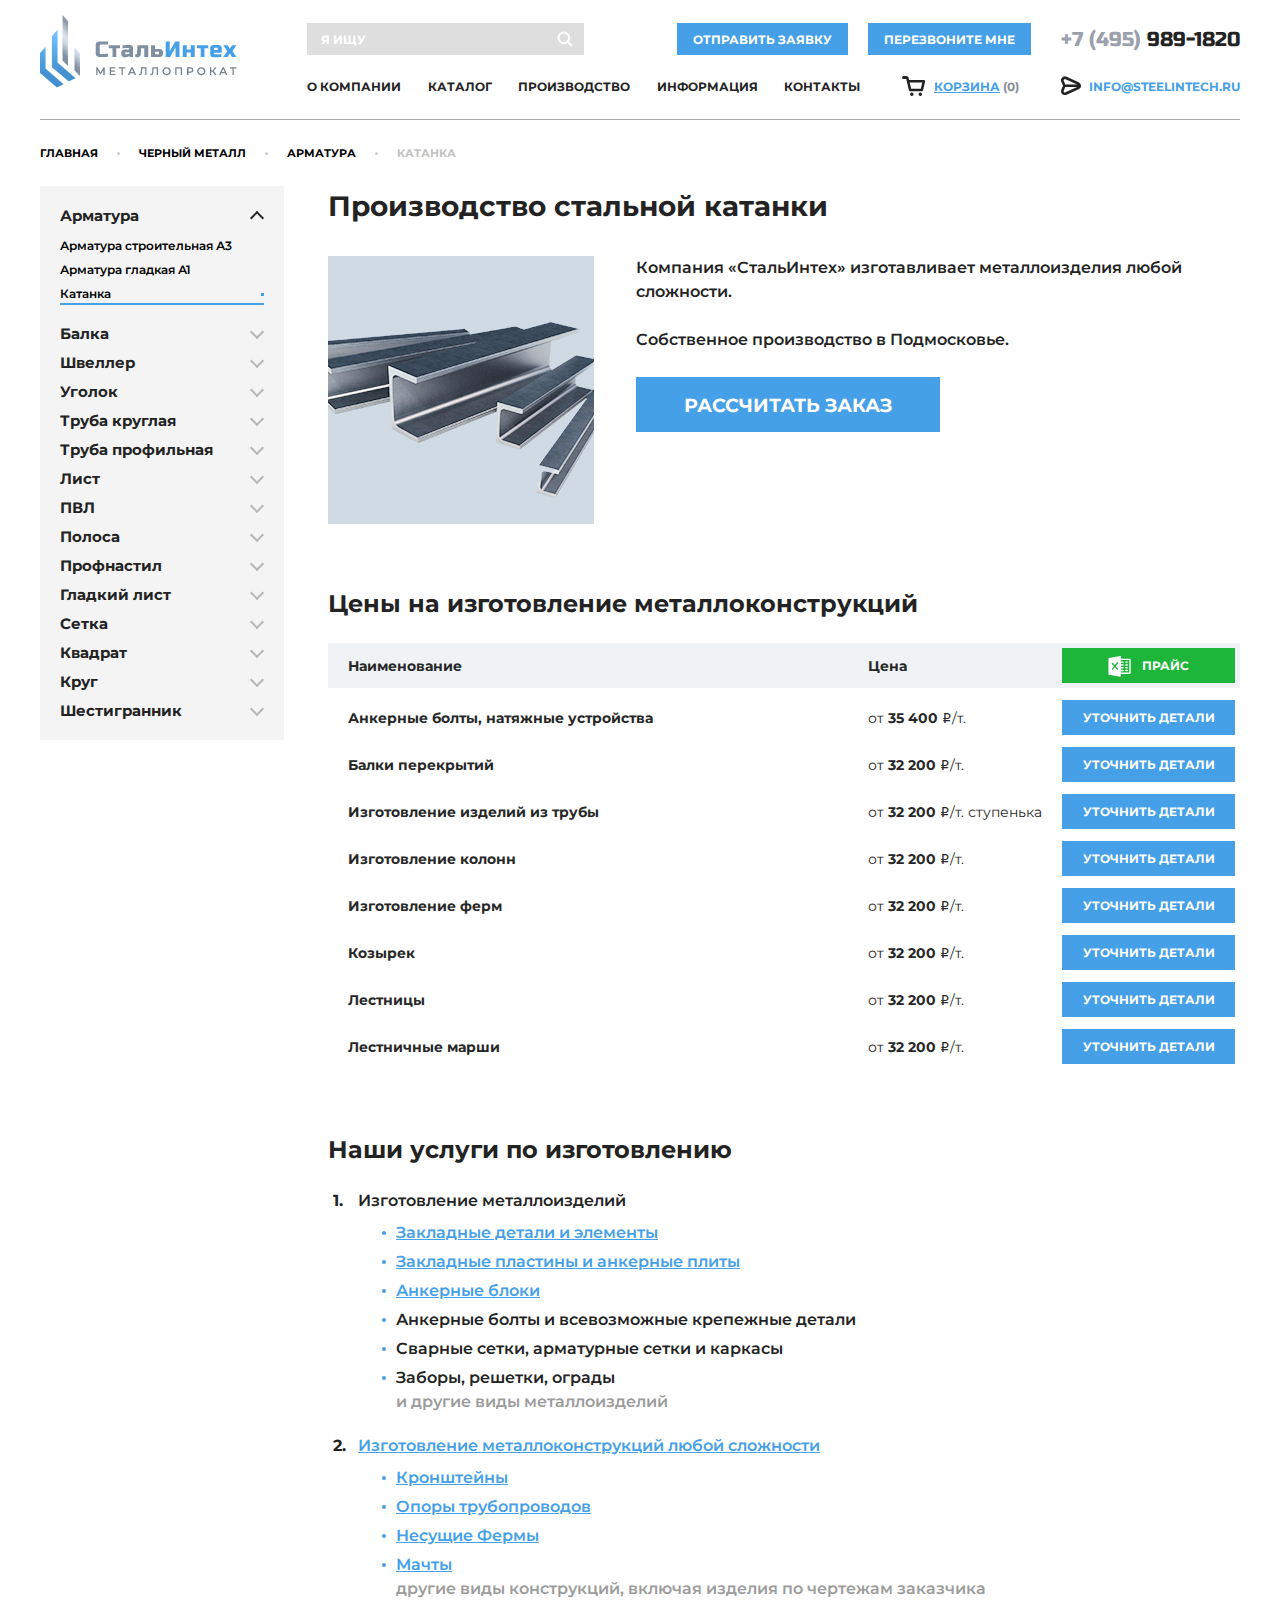
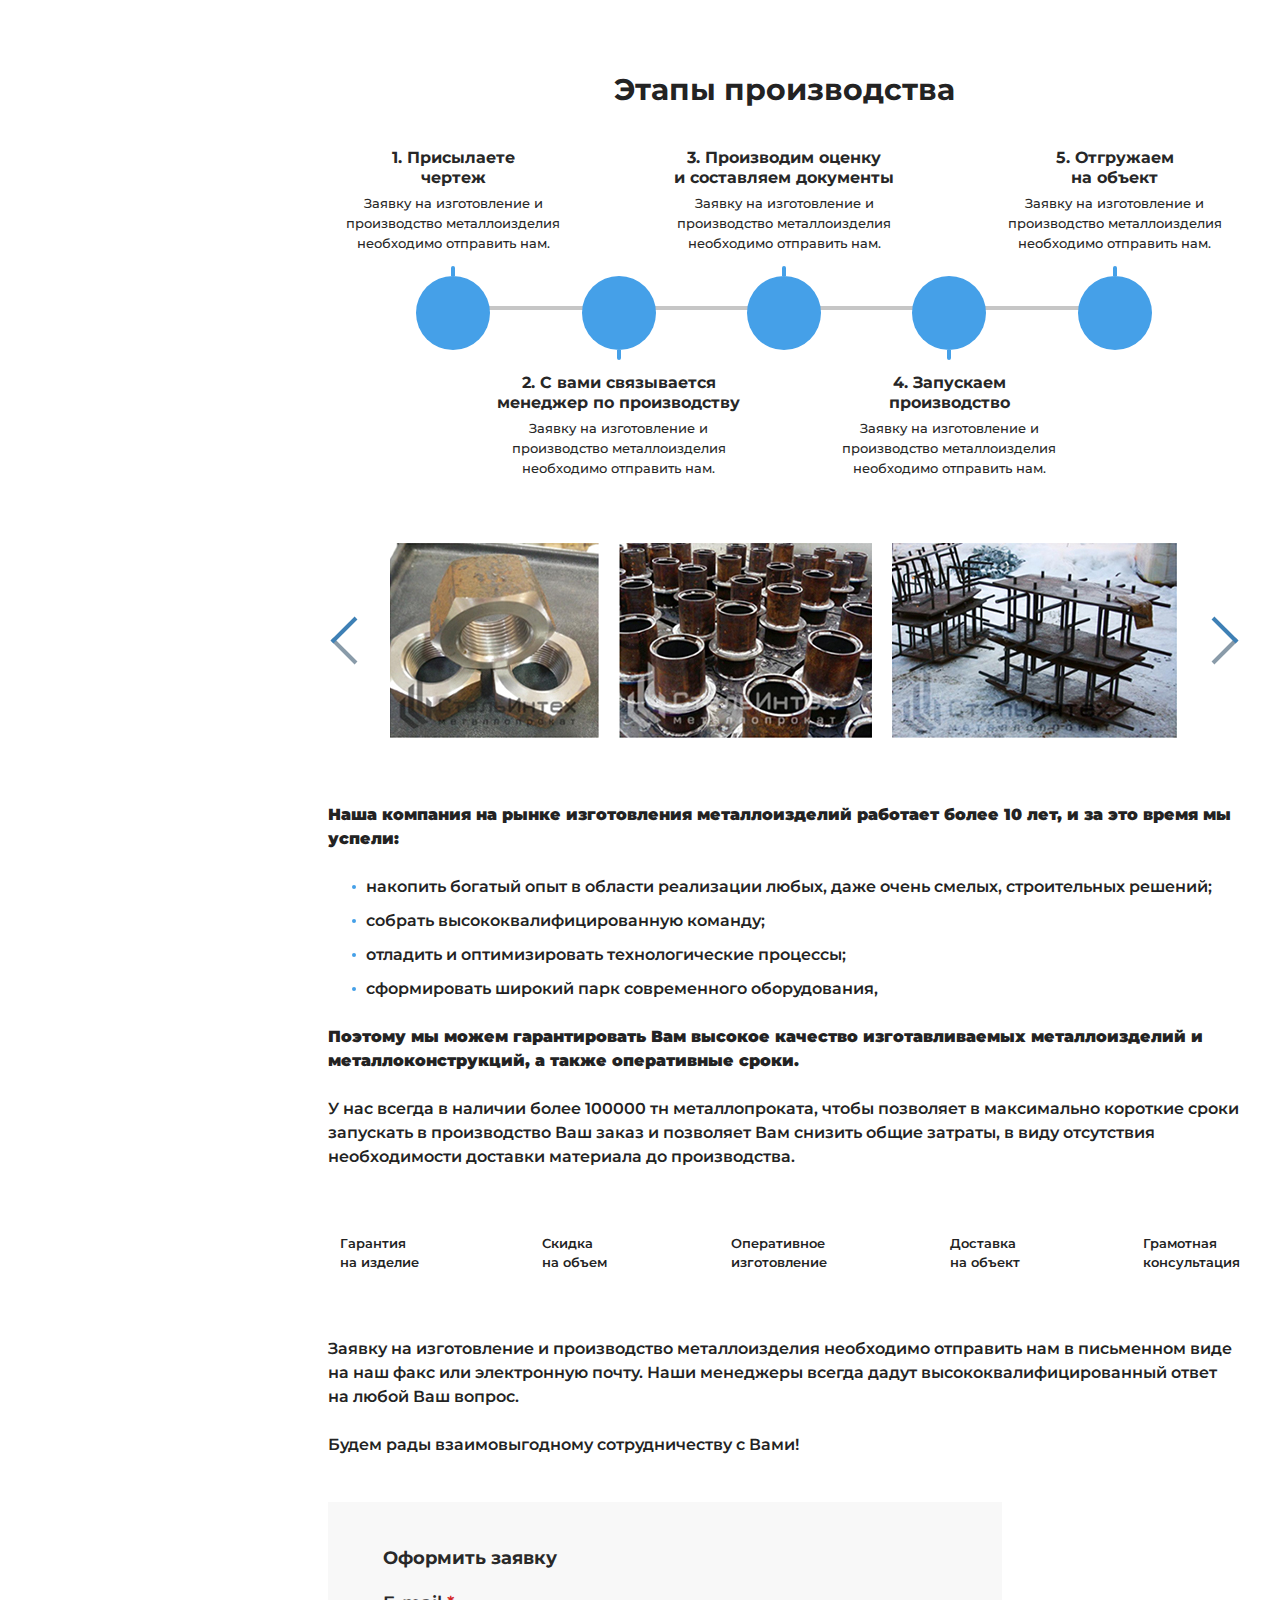
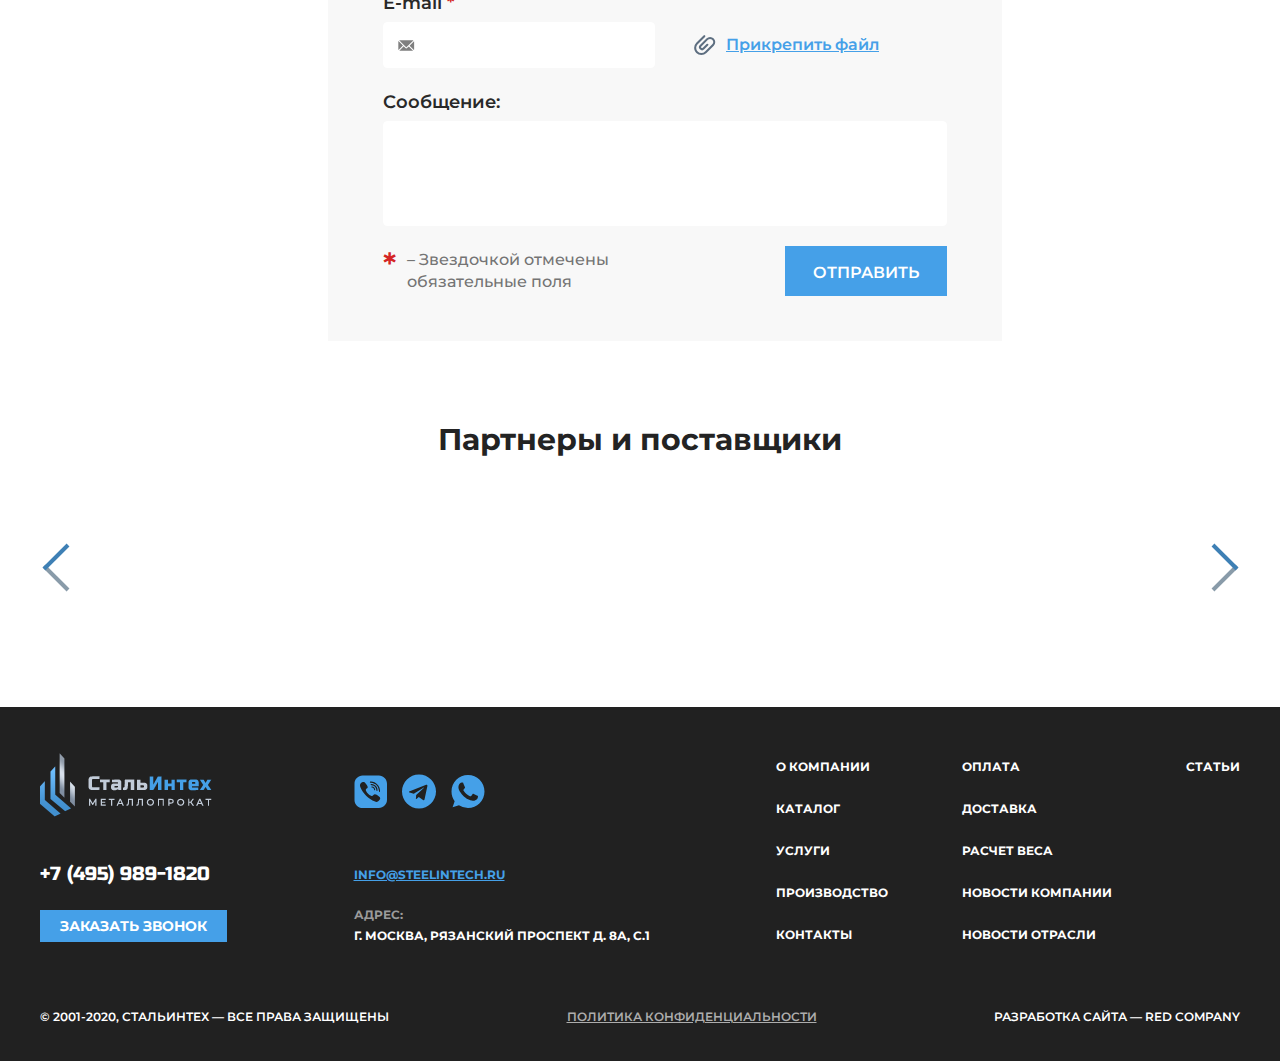
<file: product3.html>
<!DOCTYPE html>
<html lang="ru">
	<head>
		<meta http-equiv="Content-Type" content="text/html; charset=utf-8">

		<!-- Адаптирование страницы для мобильных устройств -->
		<meta name="viewport" content="width=device-width, initial-scale=1, maximum-scale=1">

		<!-- Запрет распознования номера телефона -->
		<meta name="format-detection" content="telephone=no">
		<meta name="SKYPE_TOOLBAR" content ="SKYPE_TOOLBAR_PARSER_COMPATIBLE">

		<!-- Заголовок страницы -->
		<title>Заголовок страницы</title>

		<!-- Данное значение часто используют(использовали) поисковые системы -->
		<meta name="description" content="">
		<meta name="keywords" content="">

		<!-- Традиционная иконка сайта, размер 16x16, прозрачность поддерживается. Рекомендуемый формат: .ico или .png -->
		<link rel="shortcut icon" href="favicon.ico">

		<!-- Изменение цвета панели моб. браузера -->
		<meta name="msapplication-TileColor" content="#45a0e8">
		<meta name="theme-color" content="#45a0e8">

		<!-- Подключение шрифтов с гугла -->
		<link rel="preconnect" href="https://fonts.gstatic.com">
		<link href="https://fonts.googleapis.com/css2?family=Montserrat:ital,wght@0,300;0,400;0,500;0,600;0,700;0,800;0,900;1,300;1,400;1,500;1,600;1,700;1,800;1,900&family=Russo+One&display=swap" rel="stylesheet">

		<!-- Подключение файлов стилей -->
		<link rel="stylesheet" href="css/owl.carousel.css">
		<link rel="stylesheet" href="css/fancybox.css">
		<link rel="stylesheet" href="css/styles.css">

		<link rel="stylesheet" href="css/response_1239.css" media="print, (max-width: 1239px)">
		<link rel="stylesheet" href="css/response_1023.css" media="print, (max-width: 1023px)">
		<link rel="stylesheet" href="css/response_767.css" media="print, (max-width: 767px)">
		<link rel="stylesheet" href="css/response_479.css" media="(max-width: 479px)">
	</head>

	<body>
		<div class="wrap">
			<div class="main">
				<header>
					<button class="close"></button>

					<div class="mob_scroll">
						<div class="cont row">
							<div class="logo">
								<img src="images/logo.png" alt="">
							</div>

							<div class="data">
								<div class="flex">
									<div class="search">
										<form action="">
											<input type="text" name="" value="" class="input" placeholder="я ищу">

											<button type="submit" class="submit_btn">
												<svg class="icon"><use xlink:href="images/sprite.svg#ic_search"></use></svg>
											</button>
										</form>
									</div>

									<button class="order_btn modal_link" data-content="#order_modal">отправить заявку</button>

									<button class="callback_btn modal_link" data-content="#callback_modal">Перезвоните мне</button>

									<div class="phone">
										<a href="tel:+74959891820"><span>+7 (495)</span> 989-1820</a>
									</div>
								</div>

								<div class="flex">
									<nav class="menu">
										<div class="item">
											<a href="/">О компании</a>
										</div>

										<div class="item">
											<a href="/" class="sub_link">Каталог</a>

											<div class="sub_menu">
												<div><a href="/">Черный металлопрокат</a></div>
												<div><a href="/">Нержавеющий металлопрокат</a></div>
												<div><a href="/">Трубы</a></div>
												<div><a href="/">Трубопроводная арматура</a></div>
												<div><a href="/">Листы</a></div>
												<div><a href="/">Профнастил</a></div>
												<div><a href="/">Металлоконструкции</a></div>
												<div><a href="/">Металлоизделия</a></div>
												<div><a href="/">Металлообработка</a></div>
											</div>
										</div>

										<div class="item">
											<a href="/">Производство</a>
										</div>

										<div class="item">
											<a href="#" class="sub_link">Информация</a>

											<div class="sub_menu">
												<div><a href="/">Оплата и доставка</a></div>
												<div><a href="/">расчет веса</a></div>
												<div><a href="/">поставщикам</a></div>
												<div><a href="/">Авиа и жд</a></div>
												<div><a href="/">новости</a></div>
												<div><a href="/">статьи</a></div>
											</div>
										</div>

										<div class="item">
											<a href="/">Контакты</a>
										</div>
									</nav>

									<div class="cart">
										<svg class="icon"><use xlink:href="images/sprite.svg#ic_cart"></use></svg>
										<a href="/"><u>Корзина</u> <span>(0)</span></a>
									</div>

									<div class="email">
										<svg class="icon"><use xlink:href="images/sprite.svg#ic_email"></use></svg>
										<a href="emilto:info@steelintech.ru">info@steelintech.ru</a>
									</div>
								</div>
							</div>
						</div>
					</div>
				</header>


				<section class="mob_header">
					<div class="cont">
						<a href="/" class="logo">
							<img src="images/logo.png" alt="">
							<img src="images/logo_mini.png" alt="">
						</a>

						<div class="phone">
							<a href="tel:+74959891820"><span>+7 (495)</span> 989-1820</a>
						</div>

						<div class="cart">
							<svg class="icon"><use xlink:href="images/sprite.svg#ic_cart"></use></svg>
							<a href="/"><u>Корзина</u> <span>(0)</span></a>
						</div>

						<button class="mob_menu_btn">
							<span></span>
						</button>
					</div>
				</section>


				<section class="page_head">
					<div class="cont">
						<div class="breadcrumbs">
							<a href="/">Главная</a> <span class="sep"></span>
							<a href="/">Черный металл</a> <span class="sep"></span>
							<a href="/">Арматура</a> <span class="sep"></span>
							<span class="current">Катанка</span>
						</div>
					</div>
				</section>


				<section class="content_flex mini block">
					<div class="cont row">
						<aside>
							<div class="cats">
								<div class="cat">
									<div class="main">
										<a href="/">Арматура</a>
										<div class="arr active"></div>
									</div>

									<div class="sub_cats" style="display: block;">
										<div><a href="/">Арматура строительная А3</a></div>
										<div><a href="/">Арматура гладкая А1</a></div>
										<div><a class="active">Катанка</a></div>
									</div>
								</div>

								<div class="cat">
									<div class="main">
										<a href="/">Балка</a>
										<div class="arr"></div>
									</div>

									<div class="sub_cats">
										<div><a href="/">Арматура строительная А3</a></div>
										<div><a href="/">Арматура гладкая А1</a></div>
										<div><a class="active">Катанка</a></div>
									</div>
								</div>

								<div class="cat">
									<div class="main">
										<a href="/">Швеллер</a>
										<div class="arr"></div>
									</div>

									<div class="sub_cats">
										<div><a href="/">Арматура строительная А3</a></div>
										<div><a href="/">Арматура гладкая А1</a></div>
										<div><a class="active">Катанка</a></div>
									</div>
								</div>

								<div class="cat">
									<div class="main">
										<a href="/">Уголок</a>
										<div class="arr"></div>
									</div>

									<div class="sub_cats">
										<div><a href="/">Арматура строительная А3</a></div>
										<div><a href="/">Арматура гладкая А1</a></div>
										<div><a class="active">Катанка</a></div>
									</div>
								</div>

								<div class="cat">
									<div class="main">
										<a href="/">Труба круглая</a>
										<div class="arr"></div>
									</div>

									<div class="sub_cats">
										<div><a href="/">Арматура строительная А3</a></div>
										<div><a href="/">Арматура гладкая А1</a></div>
										<div><a class="active">Катанка</a></div>
									</div>
								</div>

								<div class="cat">
									<div class="main">
										<a href="/">Труба профильная</a>
										<div class="arr"></div>
									</div>

									<div class="sub_cats">
										<div><a href="/">Арматура строительная А3</a></div>
										<div><a href="/">Арматура гладкая А1</a></div>
										<div><a class="active">Катанка</a></div>
									</div>
								</div>

								<div class="cat">
									<div class="main">
										<a href="/">Лист</a>
										<div class="arr"></div>
									</div>

									<div class="sub_cats">
										<div><a href="/">Арматура строительная А3</a></div>
										<div><a href="/">Арматура гладкая А1</a></div>
										<div><a class="active">Катанка</a></div>
									</div>
								</div>

								<div class="cat">
									<div class="main">
										<a href="/">ПВЛ</a>
										<div class="arr"></div>
									</div>

									<div class="sub_cats">
										<div><a href="/">Арматура строительная А3</a></div>
										<div><a href="/">Арматура гладкая А1</a></div>
										<div><a class="active">Катанка</a></div>
									</div>
								</div>

								<div class="cat">
									<div class="main">
										<a href="/">Полоса</a>
										<div class="arr"></div>
									</div>

									<div class="sub_cats">
										<div><a href="/">Арматура строительная А3</a></div>
										<div><a href="/">Арматура гладкая А1</a></div>
										<div><a class="active">Катанка</a></div>
									</div>
								</div>

								<div class="cat">
									<div class="main">
										<a href="/">Профнастил</a>
										<div class="arr"></div>
									</div>

									<div class="sub_cats">
										<div><a href="/">Арматура строительная А3</a></div>
										<div><a href="/">Арматура гладкая А1</a></div>
										<div><a class="active">Катанка</a></div>
									</div>
								</div>

								<div class="cat">
									<div class="main">
										<a href="/">Гладкий лист</a>
										<div class="arr"></div>
									</div>

									<div class="sub_cats">
										<div><a href="/">Арматура строительная А3</a></div>
										<div><a href="/">Арматура гладкая А1</a></div>
										<div><a class="active">Катанка</a></div>
									</div>
								</div>

								<div class="cat">
									<div class="main">
										<a href="/">Сетка</a>
										<div class="arr"></div>
									</div>

									<div class="sub_cats">
										<div><a href="/">Арматура строительная А3</a></div>
										<div><a href="/">Арматура гладкая А1</a></div>
										<div><a class="active">Катанка</a></div>
									</div>
								</div>

								<div class="cat">
									<div class="main">
										<a href="/">Квадрат</a>
										<div class="arr"></div>
									</div>

									<div class="sub_cats">
										<div><a href="/">Арматура строительная А3</a></div>
										<div><a href="/">Арматура гладкая А1</a></div>
										<div><a class="active">Катанка</a></div>
									</div>
								</div>

								<div class="cat">
									<div class="main">
										<a href="/">Круг</a>
										<div class="arr"></div>
									</div>

									<div class="sub_cats">
										<div><a href="/">Арматура строительная А3</a></div>
										<div><a href="/">Арматура гладкая А1</a></div>
										<div><a class="active">Катанка</a></div>
									</div>
								</div>

								<div class="cat">
									<div class="main">
										<a href="/">Шестигранник</a>
										<div class="arr"></div>
									</div>

									<div class="sub_cats">
										<div><a href="/">Арматура строительная А3</a></div>
										<div><a href="/">Арматура гладкая А1</a></div>
										<div><a class="active">Катанка</a></div>
									</div>
								</div>
							</div>
						</aside>


						<section class="content">
							<section class="product_info">
								<div class="head">
									<h1 class="product_name">Производство стальной катанки</h1>
								</div>


								<div class="data">
									<div class="images">
										<div class="big">
											<img data-src="images/tmp/product_img.jpg" alt="" class="lozad">
										</div>
									</div>

									<div class="info">
										<div class="desc text_block">
											<p>Компания «СтальИнтех» изготавливает металлоизделия любой сложности.</p>

											<p>Собственное производство в Подмосковье.</p>
										</div>

										<button class="calc_btn">Рассчитать заказ</button>
									</div>
								</div>
							</section>


							<section class="product_prices">
								<div class="title">Цены на изготовление металлоконструкций</div>

								<table>
									<thead>
										<tr>
											<th>Наименование</th>
											<th>Цена</th>
											<th><a href="/" class="price_link">
												<svg class="icon"><use xlink:href="images/sprite.svg#ic_exel"></use></svg>
												<span>прайс</span>
											</a></th>
										</tr>
									</thead>

									<tbody>
										<tr>
											<td class="name">Анкерные болты, натяжные устройства</td>

											<td class="price" data-column="Цена">
												от <b>35 400</b> <span class="currency">i</span>/т.
											</td>

											<td class="action">
												<button class="btn">уточнить детали</button>
											</td>
										</tr>

										<tr>
											<td class="name">Балки перекрытий</td>

											<td class="price" data-column="Цена">
												от <b>32 200</b> <span class="currency">i</span>/т.
											</td>

											<td class="action">
												<button class="btn">уточнить детали</button>
											</td>
										</tr>

										<tr>
											<td class="name">Изготовление изделий из трубы</td>

											<td class="price" data-column="Цена">
												от <b>32 200</b> <span class="currency">i</span>/т. ступенька
											</td>

											<td class="action">
												<button class="btn">уточнить детали</button>
											</td>
										</tr>

										<tr>
											<td class="name">Изготовление колонн</td>

											<td class="price" data-column="Цена">
												от <b>32 200</b> <span class="currency">i</span>/т.
											</td>

											<td class="action">
												<button class="btn">уточнить детали</button>
											</td>
										</tr>

										<tr>
											<td class="name">Изготовление ферм</td>

											<td class="price" data-column="Цена">
												от <b>32 200</b> <span class="currency">i</span>/т.
											</td>

											<td class="action">
												<button class="btn">уточнить детали</button>
											</td>
										</tr>

										<tr>
											<td class="name">Козырек</td>

											<td class="price" data-column="Цена">
												от <b>32 200</b> <span class="currency">i</span>/т.
											</td>

											<td class="action">
												<button class="btn">уточнить детали</button>
											</td>
										</tr>

										<tr>
											<td class="name">Лестницы</td>

											<td class="price" data-column="Цена">
												от <b>32 200</b> <span class="currency">i</span>/т.
											</td>

											<td class="action">
												<button class="btn">уточнить детали</button>
											</td>
										</tr>

										<tr>
											<td class="name">Лестничные марши</td>

											<td class="price" data-column="Цена">
												от <b>32 200</b> <span class="currency">i</span>/т.
											</td>

											<td class="action">
												<button class="btn">уточнить детали</button>
											</td>
										</tr>
									</tbody>
								</table>
							</section>


							<section class="product_services">
								<div class="title">Наши услуги по изготовлению</div>

								<div class="text_block">
									<ol>
										<li>
											Изготовление металлоизделий

											<ul>
												<li><a href="/">Закладные детали и элементы</a></li>
												<li><a href="/">Закладные пластины и анкерные плиты</a></li>
												<li><a href="/">Анкерные блоки</a></li>
												<li>Анкерные болты и всевозможные крепежные детали</li>
												<li>Сварные сетки, арматурные сетки и каркасы</li>
												<li>Заборы, решетки, ограды<br> <span>и другие виды металлоизделий</span></li>
											</ul>
										</li>

										<li>
											<a href="/">Изготовление металлоконструкций любой сложности</a>

											<ul>
												<li><a href="/">Кронштейны</a></li>
												<li><a href="/">Опоры трубопроводов</a></li>
												<li><a href="/">Несущие Фермы</a></li>
												<li><a href="/">Мачты</a><br> <span>другие виды конструкций, включая изделия по чертежам заказчика</span></li>
											</ul>
										</li>
									</ol>
								</div>
							</section>


							<section class="steps">
								<div class="block_head center">
									<div class="title mini">Этапы производства</div>
								</div>

								<div class="row">
									<div class="step step1">
										<div class="name">1. Присылаете<br> чертеж</div>

										<div class="desc">Заявку на изготовление и производство металлоизделия необходимо отправить нам.</div>

										<div class="icon">
											<img data-src="images/ic_step1.svg" alt="" class="lozad">
										</div>
									</div>

									<div class="step step2">
										<div class="icon">
											<img data-src="images/ic_step2.svg" alt="" class="lozad">
										</div>

										<div class="name">2. С вами связывается<br> менеджер по производству</div>

										<div class="desc">Заявку на изготовление и производство металлоизделия необходимо отправить нам.</div>
									</div>

									<div class="step step3">
										<div class="name">3. Производим оценку<br> и составляем документы</div>

										<div class="desc">Заявку на изготовление и производство металлоизделия необходимо отправить нам.</div>

										<div class="icon">
											<img data-src="images/ic_step3.svg" alt="" class="lozad">
										</div>
									</div>

									<div class="step step4">
										<div class="icon">
											<img data-src="images/ic_step4.svg" alt="" class="lozad">
										</div>

										<div class="name">4. Запускаем<br> производство</div>

										<div class="desc">Заявку на изготовление и производство металлоизделия необходимо отправить нам.</div>
									</div>

									<div class="step step5">
										<div class="name">5. Отгружаем<br> на объект</div>

										<div class="desc">Заявку на изготовление и производство металлоизделия необходимо отправить нам.</div>

										<div class="icon">
											<img data-src="images/ic_step5.svg" alt="" class="lozad">
										</div>
									</div>
								</div>
							</section>


							<section class="product_gallery">
								<div class="slider owl-carousel">
									<div class="slide">
										<a href="images/tmp/product_galley_thumb.jpg" class="fancy_img">
											<img data-src="images/tmp/product_galley_thumb.jpg" alt="" class="lozad">
										</a>
									</div>

									<div class="slide">
										<a href="images/tmp/product_galley_thumb2.jpg" class="fancy_img">
											<img data-src="images/tmp/product_galley_thumb2.jpg" alt="" class="lozad">
										</a>
									</div>

									<div class="slide">
										<a href="images/tmp/product_galley_thumb3.jpg" class="fancy_img">
											<img data-src="images/tmp/product_galley_thumb3.jpg" alt="" class="lozad">
										</a>
									</div>

									<div class="slide">
										<a href="images/tmp/product_galley_thumb.jpg" class="fancy_img">
											<img data-src="images/tmp/product_galley_thumb.jpg" alt="" class="lozad">
										</a>
									</div>

									<div class="slide">
										<a href="images/tmp/product_galley_thumb2.jpg" class="fancy_img">
											<img data-src="images/tmp/product_galley_thumb2.jpg" alt="" class="lozad">
										</a>
									</div>

									<div class="slide">
										<a href="images/tmp/product_galley_thumb3.jpg" class="fancy_img">
											<img data-src="images/tmp/product_galley_thumb3.jpg" alt="" class="lozad">
										</a>
									</div>
								</div>
							</section>


							<section class="product_description">
								<div class="text_block">
									<p><b>Наша компания на рынке изготовления металлоизделий работает более 10 лет, и за это время мы успели:</b></p>

									<ul>
										<li>накопить богатый опыт в области реализации любых, даже очень смелых, строительных решений;</li>
										<li>собрать высококвалифицированную команду;</li>
										<li>отладить и оптимизировать технологические процессы;</li>
										<li>сформировать широкий парк современного оборудования,</li>
									</ul>

									<p><b>Поэтому мы можем гарантировать Вам высокое качество изготавливаемых металлоизделий
										и металлоконструкций, а также оперативные сроки.</b></p>

									<p>У нас всегда в наличии более 100000 тн металлопроката, чтобы позволяет в максимально короткие сроки запускать в производство Ваш заказ и позволяет Вам снизить общие затраты, в виду отсутствия необходимости доставки материала до производства.</p>
								</div>
							</section>


							<section class="advantages">
								<div class="row">
									<div class="item">
										<div class="icon">
											<img data-src="images/ic_advantage6.svg" alt="" class="lozad">
										</div>
										<div>Гарантия<br> на изделие</div>
									</div>

									<div class="item">
										<div class="icon">
											<img data-src="images/ic_advantage7.svg" alt="" class="lozad">
										</div>
										<div>Скидка<br> на объем</div>
									</div>

									<div class="item">
										<div class="icon">
											<img data-src="images/ic_advantage8.svg" alt="" class="lozad">
										</div>
										<div>Оперативное<br> изготовление</div>
									</div>

									<div class="item">
										<div class="icon">
											<img data-src="images/ic_advantage3.svg" alt="" class="lozad">
										</div>
										<div>Доставка<br> на объект</div>
									</div>

									<div class="item">
										<div class="icon">
											<img data-src="images/ic_advantage5.svg" alt="" class="lozad">
										</div>
										<div>Грамотная<br> консультация</div>
									</div>
								</div>
							</section>


							<section class="product_description">
								<div class="text_block">
									<p>Заявку на изготовление и производство металлоизделия необходимо отправить нам в письменном виде на наш факс или электронную почту. Наши менеджеры всегда дадут высококвалифицированный ответ на любой Ваш вопрос.</p>

									<p>Будем рады взаимовыгодному сотрудничеству с Вами!</p>
								</div>
							</section>


							<section class="order_form">
								<div class="title">Оформить заявку</div>

								<form action="" class="form">
									<div class="columns">
										<div class="line">
											<div class="label">E-mail <span class="required">*</span></div>

											<div class="field">
												<input type="email" name="" value="" class="input input_email">
												<svg class="icon"><use xlink:href="images/sprite.svg#ic_email2"></use></svg>
											</div>
										</div>

										<div class="line file flexend">
											<div class="field">
												<input type="file" name="file" id="file">
												<label for="file">
													<svg class="icon"><use xlink:href="images/sprite.svg#ic_file"></use></svg>
													<span>Прикрепить файл</span>
												</label>
											</div>
										</div>
									</div>

									<div class="line">
										<div class="label">Сообщение:</div>

										<div class="field">
											<textarea name=""></textarea>
										</div>
									</div>

									<div class="bottom">
										<div class="exp">
											<span class="required">*</span> – Звездочкой отмечены обязательные поля
										</div>

										<div class="submit">
											<button type="submit" class="submit_btn">Отправить</button>
										</div>
									</div>
								</form>
							</section>
						</section>
					</div>
				</section>


				<section class="partners block">
					<div class="cont">
						<div class="block_head center">
							<div class="title mini">Партнеры и поставщики</div>
						</div>

						<div class="slider owl-carousel">
							<div class="slide">
								<div class="item">
									<img data-src="images/tmp/partner_logo.png" alt="" class="lozad">
								</div>
							</div>

							<div class="slide">
								<div class="item">
									<img data-src="images/tmp/partner_logo2.png" alt="" class="lozad">
								</div>
							</div>

							<div class="slide">
								<div class="item">
									<img data-src="images/tmp/partner_logo3.png" alt="" class="lozad">
								</div>
							</div>

							<div class="slide">
								<div class="item">
									<img data-src="images/tmp/partner_logo4.png" alt="" class="lozad">
								</div>
							</div>

							<div class="slide">
								<div class="item">
									<img data-src="images/tmp/partner_logo5.png" alt="" class="lozad">
								</div>
							</div>

							<div class="slide">
								<div class="item">
									<img data-src="images/tmp/partner_logo.png" alt="" class="lozad">
								</div>
							</div>

							<div class="slide">
								<div class="item">
									<img data-src="images/tmp/partner_logo2.png" alt="" class="lozad">
								</div>
							</div>

							<div class="slide">
								<div class="item">
									<img data-src="images/tmp/partner_logo3.png" alt="" class="lozad">
								</div>
							</div>

							<div class="slide">
								<div class="item">
									<img data-src="images/tmp/partner_logo4.png" alt="" class="lozad">
								</div>
							</div>

							<div class="slide">
								<div class="item">
									<img data-src="images/tmp/partner_logo5.png" alt="" class="lozad">
								</div>
							</div>
						</div>
					</div>
				</section>
			</div>


			<footer>
				<div class="info">
					<div class="cont row">
						<div class="col_left">
							<div class="logo">
								<img src="images/logo2.png" alt="">
							</div>

							<div class="phone">
								<a href="tel:+74959891820">+7 (495) 989-1820</a>
							</div>

							<button class="callback_btn modal_link" data-content="#callback_modal">Заказать звонок</button>
						</div>

						<div class="contacts">
							<div class="socials">
								<a href="/" target="_blank" rel="noopener nofollow">
									<svg class="icon ic_viber"><use xlink:href="images/sprite.svg#ic_viber"></use></svg>
								</a>

								<a href="/" target="_blank" rel="noopener nofollow">
									<svg class="icon ic_telegram"><use xlink:href="images/sprite.svg#ic_telegram"></use></svg>
								</a>

								<a href="/" target="_blank" rel="noopener nofollow">
									<svg class="icon ic_whatsapp"><use xlink:href="images/sprite.svg#ic_whatsapp"></use></svg>
								</a>
							</div>

							<div class="email">
								<a href="emilto:info@steelintech.ru">info@steelintech.ru</a>
							</div>

							<div class="address">
								<div class="name">Адрес:</div>
								<div class="val">г. Москва, Рязанский проспект д. 8А, с.1</div>
							</div>
						</div>

						<div class="links">
							<div class="col">
								<div><a href="/">О компании</a></div>
								<div><a href="/">Каталог</a></div>
								<div><a href="/">Услуги</a></div>
								<div><a href="/">Производство</a></div>
								<div><a href="/">Контакты</a></div>
							</div>

							<div class="col">
								<div><a href="/">Оплата</a></div>
								<div><a href="/">Доставка</a></div>
								<div><a href="/">Расчет веса</a></div>
								<div><a href="/">Новости компании</a></div>
								<div><a href="/">новости отрасли</a></div>
							</div>

							<div class="col">
								<div><a href="/">Статьи</a></div>
							</div>
						</div>
					</div>
				</div>


				<div class="bottom">
					<div class="cont row">
						<div class="copyright">&copy; 2001-2020, СтальИнтех — Все права защищены</div>

						<div class="links">
							<div><a href="/">Политика конфиденциальности</a></div>
						</div>

						<div class="creator">
							<a href="/" target="_blank" rel="noopener nofollow">Разработка сайта — RED COMPANY</a>
						</div>
					</div>
				</div>
			</footer>


			<div class="overlay"></div>
		</div>


		<div class="supports_error">
			Ваш браузер устарел рекомендуем обновить его до последней версии<br> или использовать другой более современный.
		</div>


		<section class="modal" id="callback_modal">
			<div class="modal_title">Перезвоните мне</div>

			<div class="modal_data">
				<form action="" class="form">
					<div class="line phone">
						<div class="label">Телефон <span class="required">*</span></div>

						<div class="field">
							<div class="code">+7</div>
							<input type="tel" name="" value="" class="input input_phone">
							<svg class="icon"><use xlink:href="images/sprite.svg#ic_phone"></use></svg>
						</div>
					</div>

					<div class="line">
						<div class="label">Имя</div>

						<div class="field">
							<input type="text" name="" value="" class="input view2" placeholder="">
						</div>
					</div>


					<div class="bottom">
						<div class="exp">
							<span class="required">*</span> – Звездочкой отмечены обязательные поля
						</div>

						<div class="submit">
							<button type="submit" class="submit_btn">Отправить</button>
						</div>
					</div>

					<div class="agree">Нажимая кнопку «Отправить», вы соглашаетесь с условиями обработки <a href="/">персональных данных</a></div>
				</form>
			</div>
		</section>


		<!-- Подключение javascript файлов -->
		<script src="js/jquery-3.5.0.min.js"></script>
		<script src="js/lozad.min.js"></script>
		<script src="js/owl.carousel.min.js"></script>
		<script src="js/inputmask.min.js"></script>
		<script src="js/fancybox.min.js"></script>
		<script src="js/nice-select.js"></script>
		<script src="js/functions.js"></script>
		<script src="js/scripts.js"></script>
	</body>
</html>
</file>
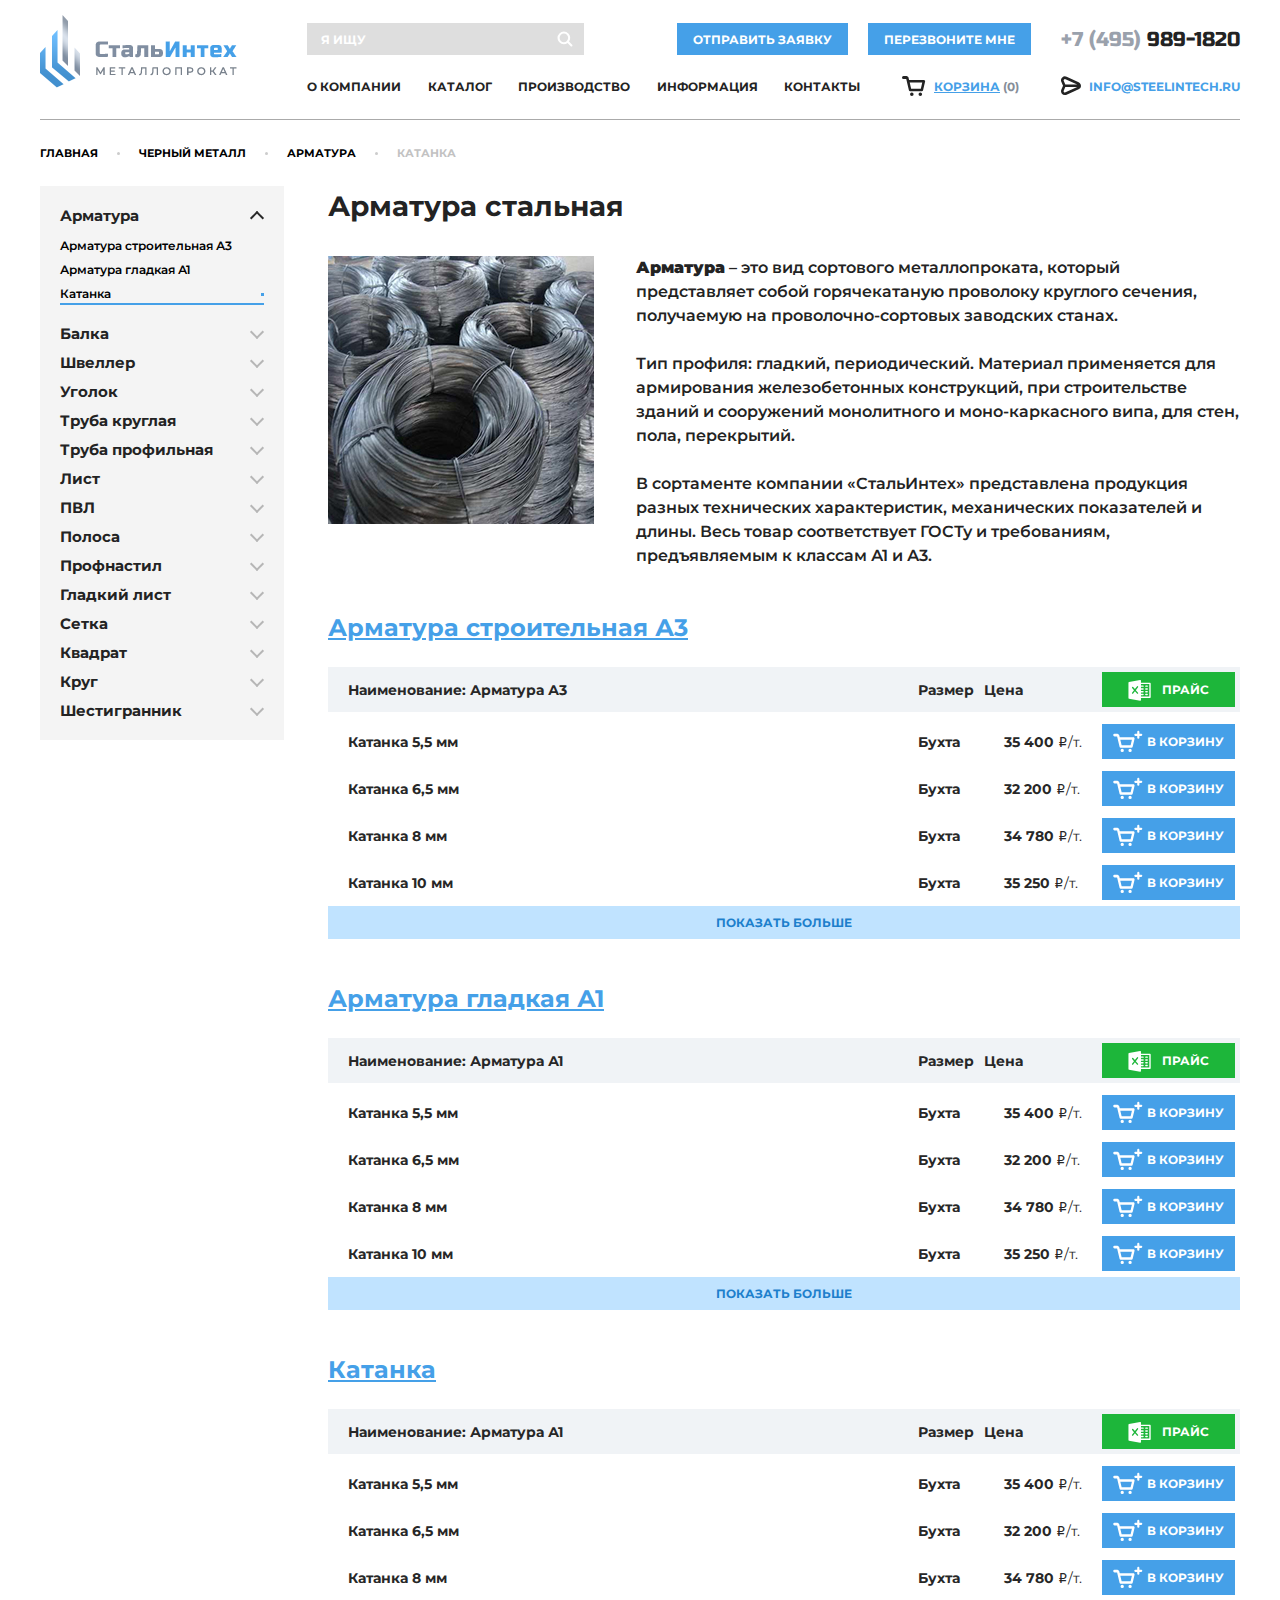
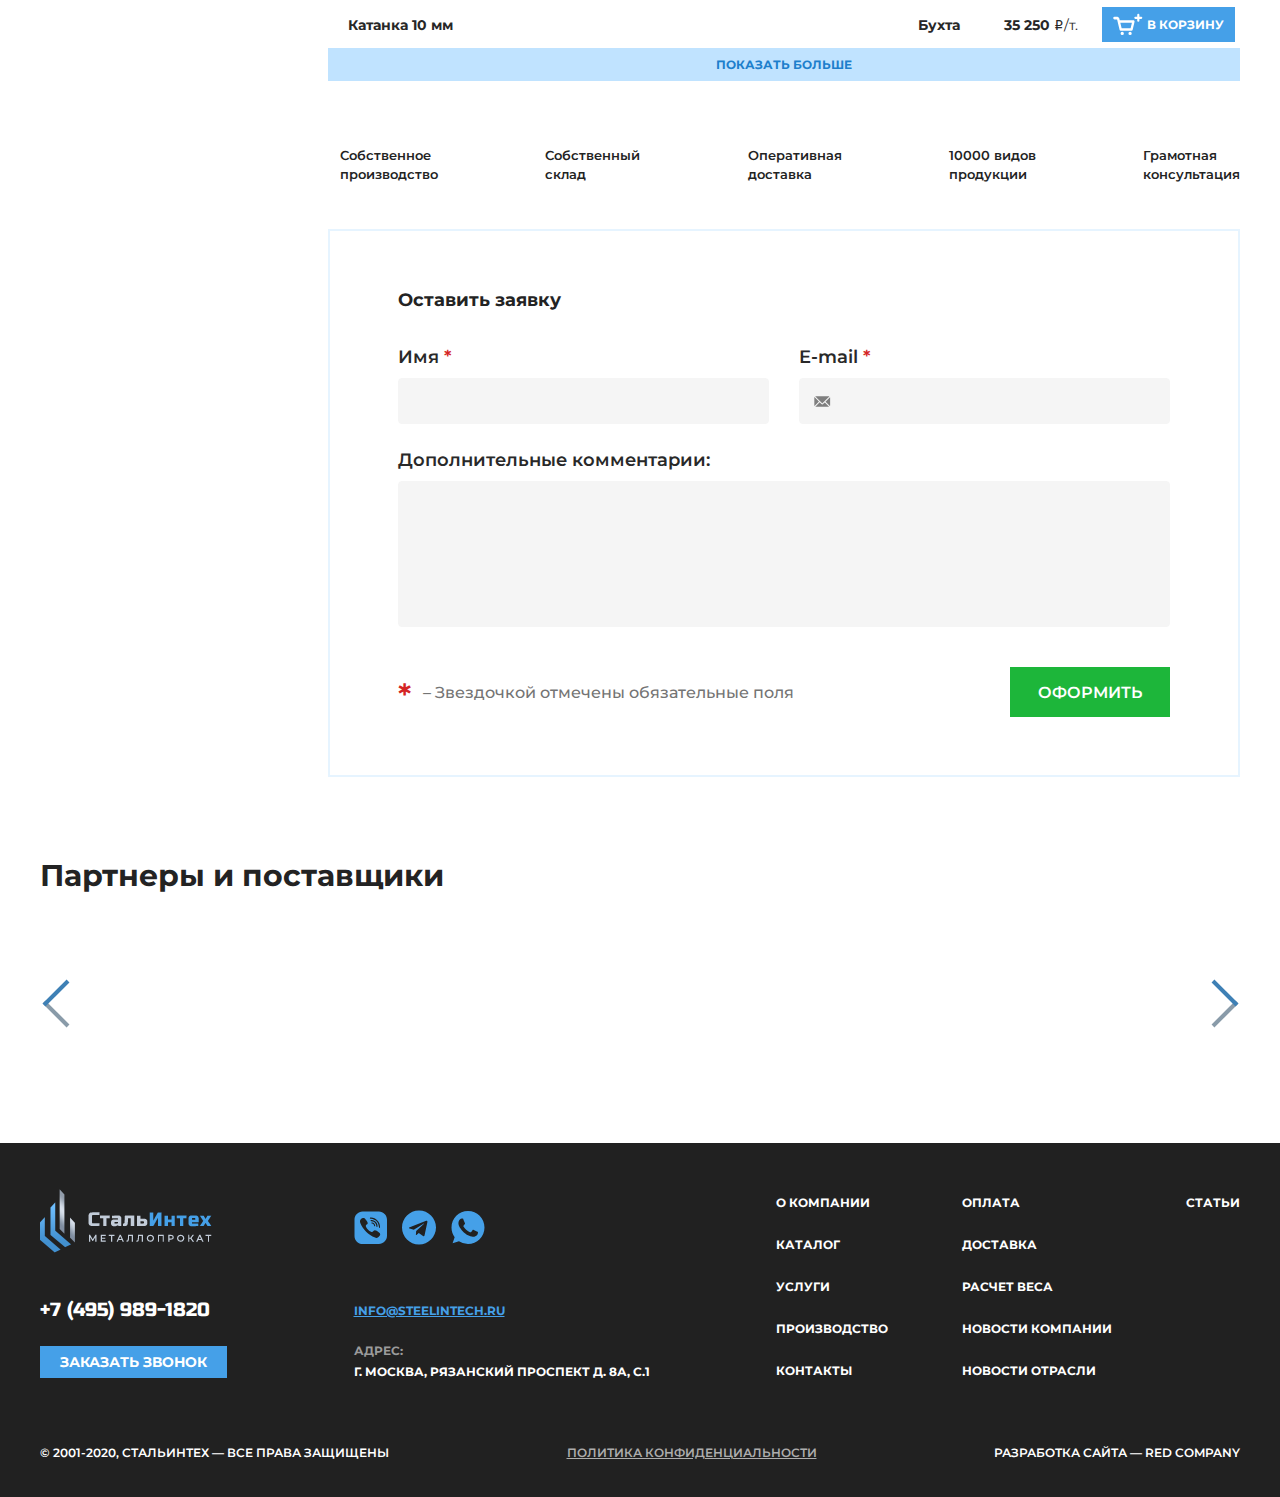
<file: product4.html>
<!DOCTYPE html>
<html lang="ru">
	<head>
		<meta http-equiv="Content-Type" content="text/html; charset=utf-8">

		<!-- Адаптирование страницы для мобильных устройств -->
		<meta name="viewport" content="width=device-width, initial-scale=1, maximum-scale=1">

		<!-- Запрет распознования номера телефона -->
		<meta name="format-detection" content="telephone=no">
		<meta name="SKYPE_TOOLBAR" content ="SKYPE_TOOLBAR_PARSER_COMPATIBLE">

		<!-- Заголовок страницы -->
		<title>Заголовок страницы</title>

		<!-- Данное значение часто используют(использовали) поисковые системы -->
		<meta name="description" content="">
		<meta name="keywords" content="">

		<!-- Традиционная иконка сайта, размер 16x16, прозрачность поддерживается. Рекомендуемый формат: .ico или .png -->
		<link rel="shortcut icon" href="favicon.ico">

		<!-- Изменение цвета панели моб. браузера -->
		<meta name="msapplication-TileColor" content="#45a0e8">
		<meta name="theme-color" content="#45a0e8">

		<!-- Подключение шрифтов с гугла -->
		<link rel="preconnect" href="https://fonts.gstatic.com">
		<link href="https://fonts.googleapis.com/css2?family=Montserrat:ital,wght@0,300;0,400;0,500;0,600;0,700;0,800;0,900;1,300;1,400;1,500;1,600;1,700;1,800;1,900&family=Russo+One&display=swap" rel="stylesheet">

		<!-- Подключение файлов стилей -->
		<link rel="stylesheet" href="css/owl.carousel.css">
		<link rel="stylesheet" href="css/fancybox.css">
		<link rel="stylesheet" href="css/styles.css">

		<link rel="stylesheet" href="css/response_1239.css" media="print, (max-width: 1239px)">
		<link rel="stylesheet" href="css/response_1023.css" media="print, (max-width: 1023px)">
		<link rel="stylesheet" href="css/response_767.css" media="print, (max-width: 767px)">
		<link rel="stylesheet" href="css/response_479.css" media="(max-width: 479px)">
	</head>

	<body>
		<div class="wrap">
			<div class="main">
				<header>
					<button class="close"></button>

					<div class="mob_scroll">
						<div class="cont row">
							<div class="logo">
								<img src="images/logo.png" alt="">
							</div>

							<div class="data">
								<div class="flex">
									<div class="search">
										<form action="">
											<input type="text" name="" value="" class="input" placeholder="я ищу">

											<button type="submit" class="submit_btn">
												<svg class="icon"><use xlink:href="images/sprite.svg#ic_search"></use></svg>
											</button>
										</form>
									</div>

									<button class="order_btn modal_link" data-content="#order_modal">отправить заявку</button>

									<button class="callback_btn modal_link" data-content="#callback_modal">Перезвоните мне</button>

									<div class="phone">
										<a href="tel:+74959891820"><span>+7 (495)</span> 989-1820</a>
									</div>
								</div>

								<div class="flex">
									<nav class="menu">
										<div class="item">
											<a href="/">О компании</a>
										</div>

										<div class="item">
											<a href="/" class="sub_link">Каталог</a>

											<div class="sub_menu">
												<div><a href="/">Черный металлопрокат</a></div>
												<div><a href="/">Нержавеющий металлопрокат</a></div>
												<div><a href="/">Трубы</a></div>
												<div><a href="/">Трубопроводная арматура</a></div>
												<div><a href="/">Листы</a></div>
												<div><a href="/">Профнастил</a></div>
												<div><a href="/">Металлоконструкции</a></div>
												<div><a href="/">Металлоизделия</a></div>
												<div><a href="/">Металлообработка</a></div>
											</div>
										</div>

										<div class="item">
											<a href="/">Производство</a>
										</div>

										<div class="item">
											<a href="#" class="sub_link">Информация</a>

											<div class="sub_menu">
												<div><a href="/">Оплата и доставка</a></div>
												<div><a href="/">расчет веса</a></div>
												<div><a href="/">поставщикам</a></div>
												<div><a href="/">Авиа и жд</a></div>
												<div><a href="/">новости</a></div>
												<div><a href="/">статьи</a></div>
											</div>
										</div>

										<div class="item">
											<a href="/">Контакты</a>
										</div>
									</nav>

									<div class="cart">
										<svg class="icon"><use xlink:href="images/sprite.svg#ic_cart"></use></svg>
										<a href="/"><u>Корзина</u> <span>(0)</span></a>
									</div>

									<div class="email">
										<svg class="icon"><use xlink:href="images/sprite.svg#ic_email"></use></svg>
										<a href="emilto:info@steelintech.ru">info@steelintech.ru</a>
									</div>
								</div>
							</div>
						</div>
					</div>
				</header>


				<section class="mob_header">
					<div class="cont">
						<a href="/" class="logo">
							<img src="images/logo.png" alt="">
							<img src="images/logo_mini.png" alt="">
						</a>

						<div class="phone">
							<a href="tel:+74959891820"><span>+7 (495)</span> 989-1820</a>
						</div>

						<div class="cart">
							<svg class="icon"><use xlink:href="images/sprite.svg#ic_cart"></use></svg>
							<a href="/"><u>Корзина</u> <span>(0)</span></a>
						</div>

						<button class="mob_menu_btn">
							<span></span>
						</button>
					</div>
				</section>


				<section class="page_head">
					<div class="cont">
						<div class="breadcrumbs">
							<a href="/">Главная</a> <span class="sep"></span>
							<a href="/">Черный металл</a> <span class="sep"></span>
							<a href="/">Арматура</a> <span class="sep"></span>
							<span class="current">Катанка</span>
						</div>
					</div>
				</section>


				<section class="content_flex mini block">
					<div class="cont row">
						<aside>
							<div class="cats">
								<div class="cat">
									<div class="main">
										<a href="/">Арматура</a>
										<div class="arr active"></div>
									</div>

									<div class="sub_cats" style="display: block;">
										<div><a href="/">Арматура строительная А3</a></div>
										<div><a href="/">Арматура гладкая А1</a></div>
										<div><a class="active">Катанка</a></div>
									</div>
								</div>

								<div class="cat">
									<div class="main">
										<a href="/">Балка</a>
										<div class="arr"></div>
									</div>

									<div class="sub_cats">
										<div><a href="/">Арматура строительная А3</a></div>
										<div><a href="/">Арматура гладкая А1</a></div>
										<div><a class="active">Катанка</a></div>
									</div>
								</div>

								<div class="cat">
									<div class="main">
										<a href="/">Швеллер</a>
										<div class="arr"></div>
									</div>

									<div class="sub_cats">
										<div><a href="/">Арматура строительная А3</a></div>
										<div><a href="/">Арматура гладкая А1</a></div>
										<div><a class="active">Катанка</a></div>
									</div>
								</div>

								<div class="cat">
									<div class="main">
										<a href="/">Уголок</a>
										<div class="arr"></div>
									</div>

									<div class="sub_cats">
										<div><a href="/">Арматура строительная А3</a></div>
										<div><a href="/">Арматура гладкая А1</a></div>
										<div><a class="active">Катанка</a></div>
									</div>
								</div>

								<div class="cat">
									<div class="main">
										<a href="/">Труба круглая</a>
										<div class="arr"></div>
									</div>

									<div class="sub_cats">
										<div><a href="/">Арматура строительная А3</a></div>
										<div><a href="/">Арматура гладкая А1</a></div>
										<div><a class="active">Катанка</a></div>
									</div>
								</div>

								<div class="cat">
									<div class="main">
										<a href="/">Труба профильная</a>
										<div class="arr"></div>
									</div>

									<div class="sub_cats">
										<div><a href="/">Арматура строительная А3</a></div>
										<div><a href="/">Арматура гладкая А1</a></div>
										<div><a class="active">Катанка</a></div>
									</div>
								</div>

								<div class="cat">
									<div class="main">
										<a href="/">Лист</a>
										<div class="arr"></div>
									</div>

									<div class="sub_cats">
										<div><a href="/">Арматура строительная А3</a></div>
										<div><a href="/">Арматура гладкая А1</a></div>
										<div><a class="active">Катанка</a></div>
									</div>
								</div>

								<div class="cat">
									<div class="main">
										<a href="/">ПВЛ</a>
										<div class="arr"></div>
									</div>

									<div class="sub_cats">
										<div><a href="/">Арматура строительная А3</a></div>
										<div><a href="/">Арматура гладкая А1</a></div>
										<div><a class="active">Катанка</a></div>
									</div>
								</div>

								<div class="cat">
									<div class="main">
										<a href="/">Полоса</a>
										<div class="arr"></div>
									</div>

									<div class="sub_cats">
										<div><a href="/">Арматура строительная А3</a></div>
										<div><a href="/">Арматура гладкая А1</a></div>
										<div><a class="active">Катанка</a></div>
									</div>
								</div>

								<div class="cat">
									<div class="main">
										<a href="/">Профнастил</a>
										<div class="arr"></div>
									</div>

									<div class="sub_cats">
										<div><a href="/">Арматура строительная А3</a></div>
										<div><a href="/">Арматура гладкая А1</a></div>
										<div><a class="active">Катанка</a></div>
									</div>
								</div>

								<div class="cat">
									<div class="main">
										<a href="/">Гладкий лист</a>
										<div class="arr"></div>
									</div>

									<div class="sub_cats">
										<div><a href="/">Арматура строительная А3</a></div>
										<div><a href="/">Арматура гладкая А1</a></div>
										<div><a class="active">Катанка</a></div>
									</div>
								</div>

								<div class="cat">
									<div class="main">
										<a href="/">Сетка</a>
										<div class="arr"></div>
									</div>

									<div class="sub_cats">
										<div><a href="/">Арматура строительная А3</a></div>
										<div><a href="/">Арматура гладкая А1</a></div>
										<div><a class="active">Катанка</a></div>
									</div>
								</div>

								<div class="cat">
									<div class="main">
										<a href="/">Квадрат</a>
										<div class="arr"></div>
									</div>

									<div class="sub_cats">
										<div><a href="/">Арматура строительная А3</a></div>
										<div><a href="/">Арматура гладкая А1</a></div>
										<div><a class="active">Катанка</a></div>
									</div>
								</div>

								<div class="cat">
									<div class="main">
										<a href="/">Круг</a>
										<div class="arr"></div>
									</div>

									<div class="sub_cats">
										<div><a href="/">Арматура строительная А3</a></div>
										<div><a href="/">Арматура гладкая А1</a></div>
										<div><a class="active">Катанка</a></div>
									</div>
								</div>

								<div class="cat">
									<div class="main">
										<a href="/">Шестигранник</a>
										<div class="arr"></div>
									</div>

									<div class="sub_cats">
										<div><a href="/">Арматура строительная А3</a></div>
										<div><a href="/">Арматура гладкая А1</a></div>
										<div><a class="active">Катанка</a></div>
									</div>
								</div>
							</div>
						</aside>


						<section class="content">
							<section class="product_info">
								<div class="head">
									<h1 class="product_name">Арматура стальная</h1>
								</div>


								<div class="data">
									<div class="images">
										<div class="big">
											<div class="img">
												<img data-src="images/tmp/product_img2.jpg" alt="" class="lozad">
											</div>
										</div>
									</div>

									<div class="info">
										<div class="desc text_block">
											<p><strong>Арматура</strong> – это вид сортового металлопроката, который представляет собой горячекатаную проволоку круглого сечения, получаемую на проволочно-сортовых заводских станах.</p>

											<p>Тип профиля: гладкий, периодический. Материал применяется для армирования железобетонных конструкций, при строительстве зданий и сооружений монолитного и моно-каркасного випа, для стен, пола, перекрытий.</p>

											<p>В сортаменте компании «СтальИнтех» представлена продукция разных технических характеристик, механических показателей и длины. Весь товар соответствует ГОСТу и требованиям, предъявляемым к классам А1 и А3.</p>
										</div>
									</div>
								</div>
							</section>


							<section class="products">
								<div class="block_title">
									<a href="/">Арматура строительная А3</a>
								</div>

								<table>
									<thead>
										<tr>
											<th>Наименование: Арматура А3</th>
											<th>Размер</th>
											<th>Цена</th>
											<th><a href="/" class="price_link">
												<svg class="icon"><use xlink:href="images/sprite.svg#ic_exel"></use></svg>
												<span>прайс</span>
											</a></th>
										</tr>
									</thead>

									<tbody>
										<tr>
											<td class="name">Катанка 5,5 мм</td>

											<td class="size" data-column="Размер">Бухта</td>

											<td class="price" data-column="Цена">
												<b>35 400</b> <span class="currency">i</span>/т.
											</td>

											<td class="buy">
												<button class="buy_btn">
													<svg class="icon"><use xlink:href="images/sprite.svg#ic_to_cart"></use></svg>
													<span>В корзину</span>
												</button>
											</td>
										</tr>

										<tr>
											<td class="name">Катанка 6,5 мм</td>

											<td class="size" data-column="Размер">Бухта</td>

											<td class="price" data-column="Цена">
												<b>32 200</b> <span class="currency">i</span>/т.
											</td>

											<td class="buy">
												<button class="buy_btn">
													<svg class="icon"><use xlink:href="images/sprite.svg#ic_to_cart"></use></svg>
													<span>В корзину</span>
												</button>
											</td>
										</tr>

										<tr>
											<td class="name">Катанка 8 мм</td>

											<td class="size" data-column="Размер">Бухта</td>

											<td class="price" data-column="Цена">
												<b>34 780</b> <span class="currency">i</span>/т.
											</td>

											<td class="buy">
												<button class="buy_btn">
													<svg class="icon"><use xlink:href="images/sprite.svg#ic_to_cart"></use></svg>
													<span>В корзину</span>
												</button>
											</td>
										</tr>

										<tr>
											<td class="name">Катанка 10 мм</td>

											<td class="size" data-column="Размер">Бухта</td>

											<td class="price" data-column="Цена">
												<b>35 250</b> <span class="currency">i</span>/т.
											</td>

											<td class="buy">
												<button class="buy_btn">
													<svg class="icon"><use xlink:href="images/sprite.svg#ic_to_cart"></use></svg>
													<span>В корзину</span>
												</button>
											</td>
										</tr>
									</tbody>
								</table>

								<a href="/" class="more_link">Показать больше</a>
							</section>


							<section class="products">
								<div class="block_title">
									<a href="/">Арматура гладкая А1</a>
								</div>

								<table>
									<thead>
										<tr>
											<th>Наименование: Арматура А1</th>
											<th>Размер</th>
											<th>Цена</th>
											<th><a href="/" class="price_link">
												<svg class="icon"><use xlink:href="images/sprite.svg#ic_exel"></use></svg>
												<span>прайс</span>
											</a></th>
										</tr>
									</thead>

									<tbody>
										<tr>
											<td class="name">Катанка 5,5 мм</td>

											<td class="size" data-column="Размер">Бухта</td>

											<td class="price" data-column="Цена">
												<b>35 400</b> <span class="currency">i</span>/т.
											</td>

											<td class="buy">
												<button class="buy_btn">
													<svg class="icon"><use xlink:href="images/sprite.svg#ic_to_cart"></use></svg>
													<span>В корзину</span>
												</button>
											</td>
										</tr>

										<tr>
											<td class="name">Катанка 6,5 мм</td>

											<td class="size" data-column="Размер">Бухта</td>

											<td class="price" data-column="Цена">
												<b>32 200</b> <span class="currency">i</span>/т.
											</td>

											<td class="buy">
												<button class="buy_btn">
													<svg class="icon"><use xlink:href="images/sprite.svg#ic_to_cart"></use></svg>
													<span>В корзину</span>
												</button>
											</td>
										</tr>

										<tr>
											<td class="name">Катанка 8 мм</td>

											<td class="size" data-column="Размер">Бухта</td>

											<td class="price" data-column="Цена">
												<b>34 780</b> <span class="currency">i</span>/т.
											</td>

											<td class="buy">
												<button class="buy_btn">
													<svg class="icon"><use xlink:href="images/sprite.svg#ic_to_cart"></use></svg>
													<span>В корзину</span>
												</button>
											</td>
										</tr>

										<tr>
											<td class="name">Катанка 10 мм</td>

											<td class="size" data-column="Размер">Бухта</td>

											<td class="price" data-column="Цена">
												<b>35 250</b> <span class="currency">i</span>/т.
											</td>

											<td class="buy">
												<button class="buy_btn">
													<svg class="icon"><use xlink:href="images/sprite.svg#ic_to_cart"></use></svg>
													<span>В корзину</span>
												</button>
											</td>
										</tr>
									</tbody>
								</table>

								<a href="/" class="more_link">Показать больше</a>
							</section>


							<section class="products">
								<div class="block_title">
									<a href="/">Катанка</a>
								</div>

								<table>
									<thead>
										<tr>
											<th>Наименование: Арматура А1</th>
											<th>Размер</th>
											<th>Цена</th>
											<th><a href="/" class="price_link">
												<svg class="icon"><use xlink:href="images/sprite.svg#ic_exel"></use></svg>
												<span>прайс</span>
											</a></th>
										</tr>
									</thead>

									<tbody>
										<tr>
											<td class="name">Катанка 5,5 мм</td>

											<td class="size" data-column="Размер">Бухта</td>

											<td class="price" data-column="Цена">
												<b>35 400</b> <span class="currency">i</span>/т.
											</td>

											<td class="buy">
												<button class="buy_btn">
													<svg class="icon"><use xlink:href="images/sprite.svg#ic_to_cart"></use></svg>
													<span>В корзину</span>
												</button>
											</td>
										</tr>

										<tr>
											<td class="name">Катанка 6,5 мм</td>

											<td class="size" data-column="Размер">Бухта</td>

											<td class="price" data-column="Цена">
												<b>32 200</b> <span class="currency">i</span>/т.
											</td>

											<td class="buy">
												<button class="buy_btn">
													<svg class="icon"><use xlink:href="images/sprite.svg#ic_to_cart"></use></svg>
													<span>В корзину</span>
												</button>
											</td>
										</tr>

										<tr>
											<td class="name">Катанка 8 мм</td>

											<td class="size" data-column="Размер">Бухта</td>

											<td class="price" data-column="Цена">
												<b>34 780</b> <span class="currency">i</span>/т.
											</td>

											<td class="buy">
												<button class="buy_btn">
													<svg class="icon"><use xlink:href="images/sprite.svg#ic_to_cart"></use></svg>
													<span>В корзину</span>
												</button>
											</td>
										</tr>

										<tr>
											<td class="name">Катанка 10 мм</td>

											<td class="size" data-column="Размер">Бухта</td>

											<td class="price" data-column="Цена">
												<b>35 250</b> <span class="currency">i</span>/т.
											</td>

											<td class="buy">
												<button class="buy_btn">
													<svg class="icon"><use xlink:href="images/sprite.svg#ic_to_cart"></use></svg>
													<span>В корзину</span>
												</button>
											</td>
										</tr>
									</tbody>
								</table>

								<a href="/" class="more_link">Показать больше</a>
							</section>


							<section class="advantages">
								<div class="row">
									<div class="item">
										<div class="icon">
											<img data-src="images/ic_advantage1.svg" alt="" class="lozad">
										</div>
										<div>Собственное<br> производство</div>
									</div>

									<div class="item">
										<div class="icon">
											<img data-src="images/ic_advantage2.svg" alt="" class="lozad">
										</div>
										<div>Собственный<br> склад</div>
									</div>

									<div class="item">
										<div class="icon">
											<img data-src="images/ic_advantage3.svg" alt="" class="lozad">
										</div>
										<div>Оперативная<br> доставка</div>
									</div>

									<div class="item">
										<div class="icon">
											<img data-src="images/ic_advantage4.svg" alt="" class="lozad">
										</div>
										<div>10000 видов<br> продукции</div>
									</div>

									<div class="item">
										<div class="icon">
											<img data-src="images/ic_advantage5.svg" alt="" class="lozad">
										</div>
										<div>Грамотная<br> консультация</div>
									</div>
								</div>
							</section>


							<section class="action_form">
								<div class="title">Оставить заявку</div>

								<form action="" class="form">
									<div class="columns">
										<div class="line">
											<div class="label">Имя <span class="required">*</span></div>

											<div class="field">
												<input type="text" name="" value="" class="input">
											</div>
										</div>

										<div class="line">
											<div class="label">E-mail <span class="required">*</span></div>

											<div class="field">
												<input type="email" name="" value="" class="input input_email">
												<svg class="icon"><use xlink:href="images/sprite.svg#ic_email2"></use></svg>
											</div>
										</div>
									</div>

									<div class="line">
										<div class="label">Дополнительные комментарии:</div>

										<div class="field">
											<textarea name=""></textarea>
										</div>
									</div>

									<div class="bottom">
										<div class="exp">
											<span class="required">*</span>
											– Звездочкой отмечены обязательные поля
										</div>

										<div class="submit">
											<button type="submit" class="submit_btn">оформить</button>
										</div>
									</div>
								</form>
							</section>
						</section>
					</div>
				</section>


				<section class="partners block">
					<div class="cont">
						<div class="block_head">
							<div class="title mini">Партнеры и поставщики</div>
						</div>

						<div class="slider owl-carousel">
							<div class="slide">
								<div class="item">
									<img data-src="images/tmp/partner_logo.png" alt="" class="lozad">
								</div>
							</div>

							<div class="slide">
								<div class="item">
									<img data-src="images/tmp/partner_logo2.png" alt="" class="lozad">
								</div>
							</div>

							<div class="slide">
								<div class="item">
									<img data-src="images/tmp/partner_logo3.png" alt="" class="lozad">
								</div>
							</div>

							<div class="slide">
								<div class="item">
									<img data-src="images/tmp/partner_logo4.png" alt="" class="lozad">
								</div>
							</div>

							<div class="slide">
								<div class="item">
									<img data-src="images/tmp/partner_logo5.png" alt="" class="lozad">
								</div>
							</div>

							<div class="slide">
								<div class="item">
									<img data-src="images/tmp/partner_logo.png" alt="" class="lozad">
								</div>
							</div>

							<div class="slide">
								<div class="item">
									<img data-src="images/tmp/partner_logo2.png" alt="" class="lozad">
								</div>
							</div>

							<div class="slide">
								<div class="item">
									<img data-src="images/tmp/partner_logo3.png" alt="" class="lozad">
								</div>
							</div>

							<div class="slide">
								<div class="item">
									<img data-src="images/tmp/partner_logo4.png" alt="" class="lozad">
								</div>
							</div>

							<div class="slide">
								<div class="item">
									<img data-src="images/tmp/partner_logo5.png" alt="" class="lozad">
								</div>
							</div>
						</div>
					</div>
				</section>
			</div>


			<footer>
				<div class="info">
					<div class="cont row">
						<div class="col_left">
							<div class="logo">
								<img src="images/logo2.png" alt="">
							</div>

							<div class="phone">
								<a href="tel:+74959891820">+7 (495) 989-1820</a>
							</div>

							<button class="callback_btn modal_link" data-content="#callback_modal">Заказать звонок</button>
						</div>

						<div class="contacts">
							<div class="socials">
								<a href="/" target="_blank" rel="noopener nofollow">
									<svg class="icon ic_viber"><use xlink:href="images/sprite.svg#ic_viber"></use></svg>
								</a>

								<a href="/" target="_blank" rel="noopener nofollow">
									<svg class="icon ic_telegram"><use xlink:href="images/sprite.svg#ic_telegram"></use></svg>
								</a>

								<a href="/" target="_blank" rel="noopener nofollow">
									<svg class="icon ic_whatsapp"><use xlink:href="images/sprite.svg#ic_whatsapp"></use></svg>
								</a>
							</div>

							<div class="email">
								<a href="emilto:info@steelintech.ru">info@steelintech.ru</a>
							</div>

							<div class="address">
								<div class="name">Адрес:</div>
								<div class="val">г. Москва, Рязанский проспект д. 8А, с.1</div>
							</div>
						</div>

						<div class="links">
							<div class="col">
								<div><a href="/">О компании</a></div>
								<div><a href="/">Каталог</a></div>
								<div><a href="/">Услуги</a></div>
								<div><a href="/">Производство</a></div>
								<div><a href="/">Контакты</a></div>
							</div>

							<div class="col">
								<div><a href="/">Оплата</a></div>
								<div><a href="/">Доставка</a></div>
								<div><a href="/">Расчет веса</a></div>
								<div><a href="/">Новости компании</a></div>
								<div><a href="/">новости отрасли</a></div>
							</div>

							<div class="col">
								<div><a href="/">Статьи</a></div>
							</div>
						</div>
					</div>
				</div>


				<div class="bottom">
					<div class="cont row">
						<div class="copyright">&copy; 2001-2020, СтальИнтех — Все права защищены</div>

						<div class="links">
							<div><a href="/">Политика конфиденциальности</a></div>
						</div>

						<div class="creator">
							<a href="/" target="_blank" rel="noopener nofollow">Разработка сайта — RED COMPANY</a>
						</div>
					</div>
				</div>
			</footer>


			<div class="overlay"></div>
		</div>


		<div class="supports_error">
			Ваш браузер устарел рекомендуем обновить его до последней версии<br> или использовать другой более современный.
		</div>


		<section class="modal" id="callback_modal">
			<div class="modal_title">Перезвоните мне</div>

			<div class="modal_data">
				<form action="" class="form">
					<div class="line phone">
						<div class="label">Телефон <span class="required">*</span></div>

						<div class="field">
							<div class="code">+7</div>
							<input type="tel" name="" value="" class="input input_phone">
							<svg class="icon"><use xlink:href="images/sprite.svg#ic_phone"></use></svg>
						</div>
					</div>

					<div class="line">
						<div class="label">Имя</div>

						<div class="field">
							<input type="text" name="" value="" class="input view2" placeholder="">
						</div>
					</div>


					<div class="bottom">
						<div class="exp">
							<span class="required">*</span> – Звездочкой отмечены обязательные поля
						</div>

						<div class="submit">
							<button type="submit" class="submit_btn">Отправить</button>
						</div>
					</div>

					<div class="agree">Нажимая кнопку «Отправить», вы соглашаетесь с условиями обработки <a href="/">персональных данных</a></div>
				</form>
			</div>
		</section>


		<!-- Подключение javascript файлов -->
		<script src="js/jquery-3.5.0.min.js"></script>
		<script src="js/lozad.min.js"></script>
		<script src="js/owl.carousel.min.js"></script>
		<script src="js/inputmask.min.js"></script>
		<script src="js/fancybox.min.js"></script>
		<script src="js/nice-select.js"></script>
		<script src="js/functions.js"></script>
		<script src="js/scripts.js"></script>
	</body>
</html>
</file>
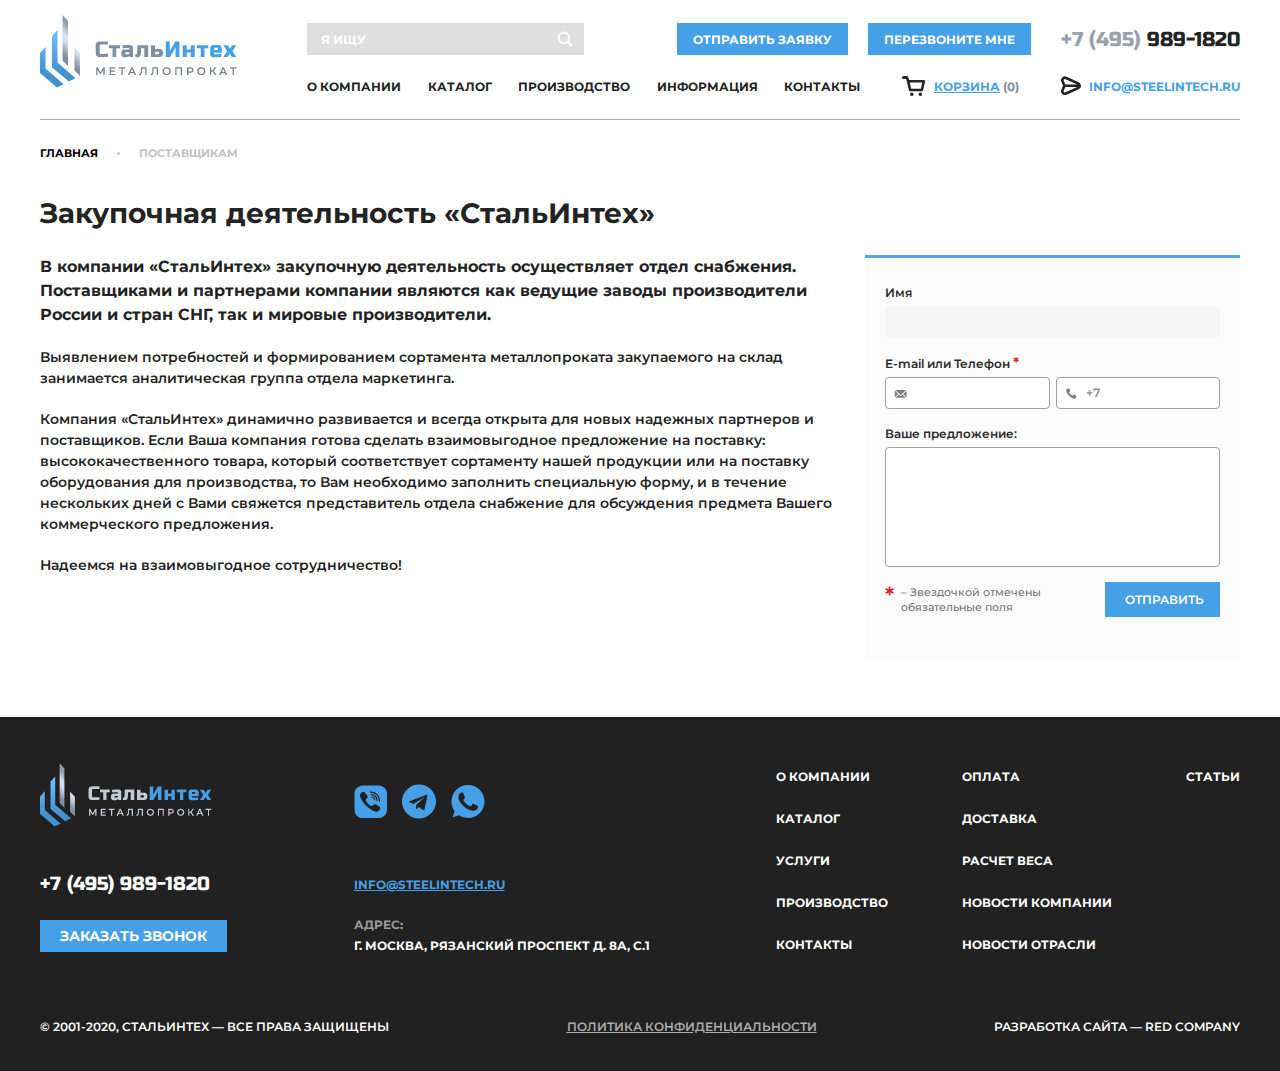
<file: suppliers.html>
<!DOCTYPE html>
<html lang="ru">
	<head>
		<meta http-equiv="Content-Type" content="text/html; charset=utf-8">

		<!-- Адаптирование страницы для мобильных устройств -->
		<meta name="viewport" content="width=device-width, initial-scale=1, maximum-scale=1">

		<!-- Запрет распознования номера телефона -->
		<meta name="format-detection" content="telephone=no">
		<meta name="SKYPE_TOOLBAR" content ="SKYPE_TOOLBAR_PARSER_COMPATIBLE">

		<!-- Заголовок страницы -->
		<title>Заголовок страницы</title>

		<!-- Данное значение часто используют(использовали) поисковые системы -->
		<meta name="description" content="">
		<meta name="keywords" content="">

		<!-- Традиционная иконка сайта, размер 16x16, прозрачность поддерживается. Рекомендуемый формат: .ico или .png -->
		<link rel="shortcut icon" href="favicon.ico">

		<!-- Изменение цвета панели моб. браузера -->
		<meta name="msapplication-TileColor" content="#45a0e8">
		<meta name="theme-color" content="#45a0e8">

		<!-- Подключение шрифтов с гугла -->
		<link rel="preconnect" href="https://fonts.gstatic.com">
		<link href="https://fonts.googleapis.com/css2?family=Montserrat:ital,wght@0,300;0,400;0,500;0,600;0,700;0,800;0,900;1,300;1,400;1,500;1,600;1,700;1,800;1,900&family=Russo+One&display=swap" rel="stylesheet">

		<!-- Подключение файлов стилей -->
		<link rel="stylesheet" href="css/owl.carousel.css">
		<link rel="stylesheet" href="css/fancybox.css">
		<link rel="stylesheet" href="css/styles.css">

		<link rel="stylesheet" href="css/response_1239.css" media="print, (max-width: 1239px)">
		<link rel="stylesheet" href="css/response_1023.css" media="print, (max-width: 1023px)">
		<link rel="stylesheet" href="css/response_767.css" media="print, (max-width: 767px)">
		<link rel="stylesheet" href="css/response_479.css" media="(max-width: 479px)">
	</head>

	<body>
		<div class="wrap">
			<div class="main">
				<header>
					<button class="close"></button>

					<div class="mob_scroll">
						<div class="cont row">
							<div class="logo">
								<img src="images/logo.png" alt="">
							</div>

							<div class="data">
								<div class="flex">
									<div class="search">
										<form action="">
											<input type="text" name="" value="" class="input" placeholder="я ищу">

											<button type="submit" class="submit_btn">
												<svg class="icon"><use xlink:href="images/sprite.svg#ic_search"></use></svg>
											</button>
										</form>
									</div>

									<button class="order_btn modal_link" data-content="#order_modal">отправить заявку</button>

									<button class="callback_btn modal_link" data-content="#callback_modal">Перезвоните мне</button>

									<div class="phone">
										<a href="tel:+74959891820"><span>+7 (495)</span> 989-1820</a>
									</div>
								</div>

								<div class="flex">
									<nav class="menu">
										<div class="item">
											<a href="/">О компании</a>
										</div>

										<div class="item">
											<a href="/" class="sub_link">Каталог</a>

											<div class="sub_menu">
												<div><a href="/">Черный металлопрокат</a></div>
												<div><a href="/">Нержавеющий металлопрокат</a></div>
												<div><a href="/">Трубы</a></div>
												<div><a href="/">Трубопроводная арматура</a></div>
												<div><a href="/">Листы</a></div>
												<div><a href="/">Профнастил</a></div>
												<div><a href="/">Металлоконструкции</a></div>
												<div><a href="/">Металлоизделия</a></div>
												<div><a href="/">Металлообработка</a></div>
											</div>
										</div>

										<div class="item">
											<a href="/">Производство</a>
										</div>

										<div class="item">
											<a href="#" class="sub_link">Информация</a>

											<div class="sub_menu">
												<div><a href="/">Оплата и доставка</a></div>
												<div><a href="/">расчет веса</a></div>
												<div><a href="/">поставщикам</a></div>
												<div><a href="/">Авиа и жд</a></div>
												<div><a href="/">новости</a></div>
												<div><a href="/">статьи</a></div>
											</div>
										</div>

										<div class="item">
											<a href="/">Контакты</a>
										</div>
									</nav>

									<div class="cart">
										<svg class="icon"><use xlink:href="images/sprite.svg#ic_cart"></use></svg>
										<a href="/"><u>Корзина</u> <span>(0)</span></a>
									</div>

									<div class="email">
										<svg class="icon"><use xlink:href="images/sprite.svg#ic_email"></use></svg>
										<a href="emilto:info@steelintech.ru">info@steelintech.ru</a>
									</div>
								</div>
							</div>
						</div>
					</div>
				</header>


				<section class="mob_header">
					<div class="cont">
						<a href="/" class="logo">
							<img src="images/logo.png" alt="">
							<img src="images/logo_mini.png" alt="">
						</a>

						<div class="phone">
							<a href="tel:+74959891820"><span>+7 (495)</span> 989-1820</a>
						</div>

						<div class="cart">
							<svg class="icon"><use xlink:href="images/sprite.svg#ic_cart"></use></svg>
							<a href="/"><u>Корзина</u> <span>(0)</span></a>
						</div>

						<button class="mob_menu_btn">
							<span></span>
						</button>
					</div>
				</section>


				<section class="page_head">
					<div class="cont">
						<div class="breadcrumbs">
							<a href="/">Главная</a> <span class="sep"></span>
							<span class="current">Поставщикам</span>
						</div>

						<h1 class="page_title">Закупочная деятельность «СтальИнтех»</h1>
					</div>
				</section>


				<section class="content_flex block">
					<div class="cont row">
						<section class="content">
							<section class="text_block">
								<p class="big">В компании «СтальИнтех» закупочную деятельность осуществляет отдел снабжения. Поставщиками и партнерами компании являются как ведущие заводы производители России и стран СНГ, так и мировые производители.</p>

								<p>Выявлением потребностей и формированием сортамента металлопроката закупаемого на склад занимается аналитическая группа отдела маркетинга.</p>

								<p>Компания «СтальИнтех» динамично развивается и всегда открыта для новых надежных партнеров и поставщиков. Если Ваша компания готова сделать взаимовыгодное предложение на поставку: высококачественного товара, который соответствует сортаменту нашей продукции или на поставку оборудования для производства, то Вам необходимо заполнить специальную форму, и в течение нескольких дней с Вами свяжется представитель отдела снабжение для обсуждения предмета Вашего коммерческого предложения.</p>

								<p>Надеемся на взаимовыгодное сотрудничество!</p>
							</section>
						</section>


						<aside>
							<div class="feedback">
								<form action="" class="form">
									<div class="line">
										<div class="label">Имя</div>

										<div class="field">
											<input type="text" name="" value="" class="input view2">
										</div>
									</div>

									<div class="line">
										<div class="label">E-mail или Телефон <span class="required">*</span></div>

										<div class="field row">
											<div>
												<input type="email" name="" value="" class="input input_email">
												<svg class="icon"><use xlink:href="images/sprite.svg#ic_email2"></use></svg>
											</div>

											<div>
												<div class="code">+7</div>
												<input type="tel" name="" value="" class="input input_phone">
												<svg class="icon"><use xlink:href="images/sprite.svg#ic_phone"></use></svg>
											</div>
										</div>
									</div>

									<div class="line">
										<div class="label">Ваше предложение:</div>

										<div class="field">
											<textarea name=""></textarea>
										</div>
									</div>

									<div class="bottom">
										<div class="exp">
											<span class="required">*</span> – Звездочкой отмечены обязательные поля
										</div>

										<div class="submit">
											<button type="submit" class="submit_btn">Отправить</button>
										</div>
									</div>
								</form>
							</div>
						</aside>
					</div>
				</section>
			</div>


			<footer>
				<div class="info">
					<div class="cont row">
						<div class="col_left">
							<div class="logo">
								<img src="images/logo2.png" alt="">
							</div>

							<div class="phone">
								<a href="tel:+74959891820">+7 (495) 989-1820</a>
							</div>

							<button class="callback_btn modal_link" data-content="#callback_modal">Заказать звонок</button>
						</div>

						<div class="contacts">
							<div class="socials">
								<a href="/" target="_blank" rel="noopener nofollow">
									<svg class="icon ic_viber"><use xlink:href="images/sprite.svg#ic_viber"></use></svg>
								</a>

								<a href="/" target="_blank" rel="noopener nofollow">
									<svg class="icon ic_telegram"><use xlink:href="images/sprite.svg#ic_telegram"></use></svg>
								</a>

								<a href="/" target="_blank" rel="noopener nofollow">
									<svg class="icon ic_whatsapp"><use xlink:href="images/sprite.svg#ic_whatsapp"></use></svg>
								</a>
							</div>

							<div class="email">
								<a href="emilto:info@steelintech.ru">info@steelintech.ru</a>
							</div>

							<div class="address">
								<div class="name">Адрес:</div>
								<div class="val">г. Москва, Рязанский проспект д. 8А, с.1</div>
							</div>
						</div>

						<div class="links">
							<div class="col">
								<div><a href="/">О компании</a></div>
								<div><a href="/">Каталог</a></div>
								<div><a href="/">Услуги</a></div>
								<div><a href="/">Производство</a></div>
								<div><a href="/">Контакты</a></div>
							</div>

							<div class="col">
								<div><a href="/">Оплата</a></div>
								<div><a href="/">Доставка</a></div>
								<div><a href="/">Расчет веса</a></div>
								<div><a href="/">Новости компании</a></div>
								<div><a href="/">новости отрасли</a></div>
							</div>

							<div class="col">
								<div><a href="/">Статьи</a></div>
							</div>
						</div>
					</div>
				</div>


				<div class="bottom">
					<div class="cont row">
						<div class="copyright">&copy; 2001-2020, СтальИнтех — Все права защищены</div>

						<div class="links">
							<div><a href="/">Политика конфиденциальности</a></div>
						</div>

						<div class="creator">
							<a href="/" target="_blank" rel="noopener nofollow">Разработка сайта — RED COMPANY</a>
						</div>
					</div>
				</div>
			</footer>


			<div class="overlay"></div>
		</div>


		<div class="supports_error">
			Ваш браузер устарел рекомендуем обновить его до последней версии<br> или использовать другой более современный.
		</div>


		<section class="modal" id="callback_modal">
			<div class="modal_title">Перезвоните мне</div>

			<div class="modal_data">
				<form action="" class="form">
					<div class="line phone">
						<div class="label">Телефон <span class="required">*</span></div>

						<div class="field">
							<div class="code">+7</div>
							<input type="tel" name="" value="" class="input input_phone">
							<svg class="icon"><use xlink:href="images/sprite.svg#ic_phone"></use></svg>
						</div>
					</div>

					<div class="line">
						<div class="label">Имя</div>

						<div class="field">
							<input type="text" name="" value="" class="input view2" placeholder="">
						</div>
					</div>


					<div class="bottom">
						<div class="exp">
							<span class="required">*</span> – Звездочкой отмечены обязательные поля
						</div>

						<div class="submit">
							<button type="submit" class="submit_btn">Отправить</button>
						</div>
					</div>

					<div class="agree">Нажимая кнопку «Отправить», вы соглашаетесь с условиями обработки <a href="/">персональных данных</a></div>
				</form>
			</div>
		</section>


		<!-- Подключение javascript файлов -->
		<script src="js/jquery-3.5.0.min.js"></script>
		<script src="js/lozad.min.js"></script>
		<script src="js/owl.carousel.min.js"></script>
		<script src="js/inputmask.min.js"></script>
		<script src="js/fancybox.min.js"></script>
		<script src="js/nice-select.js"></script>
		<script src="js/functions.js"></script>
		<script src="js/scripts.js"></script>
	</body>
</html>
</file>
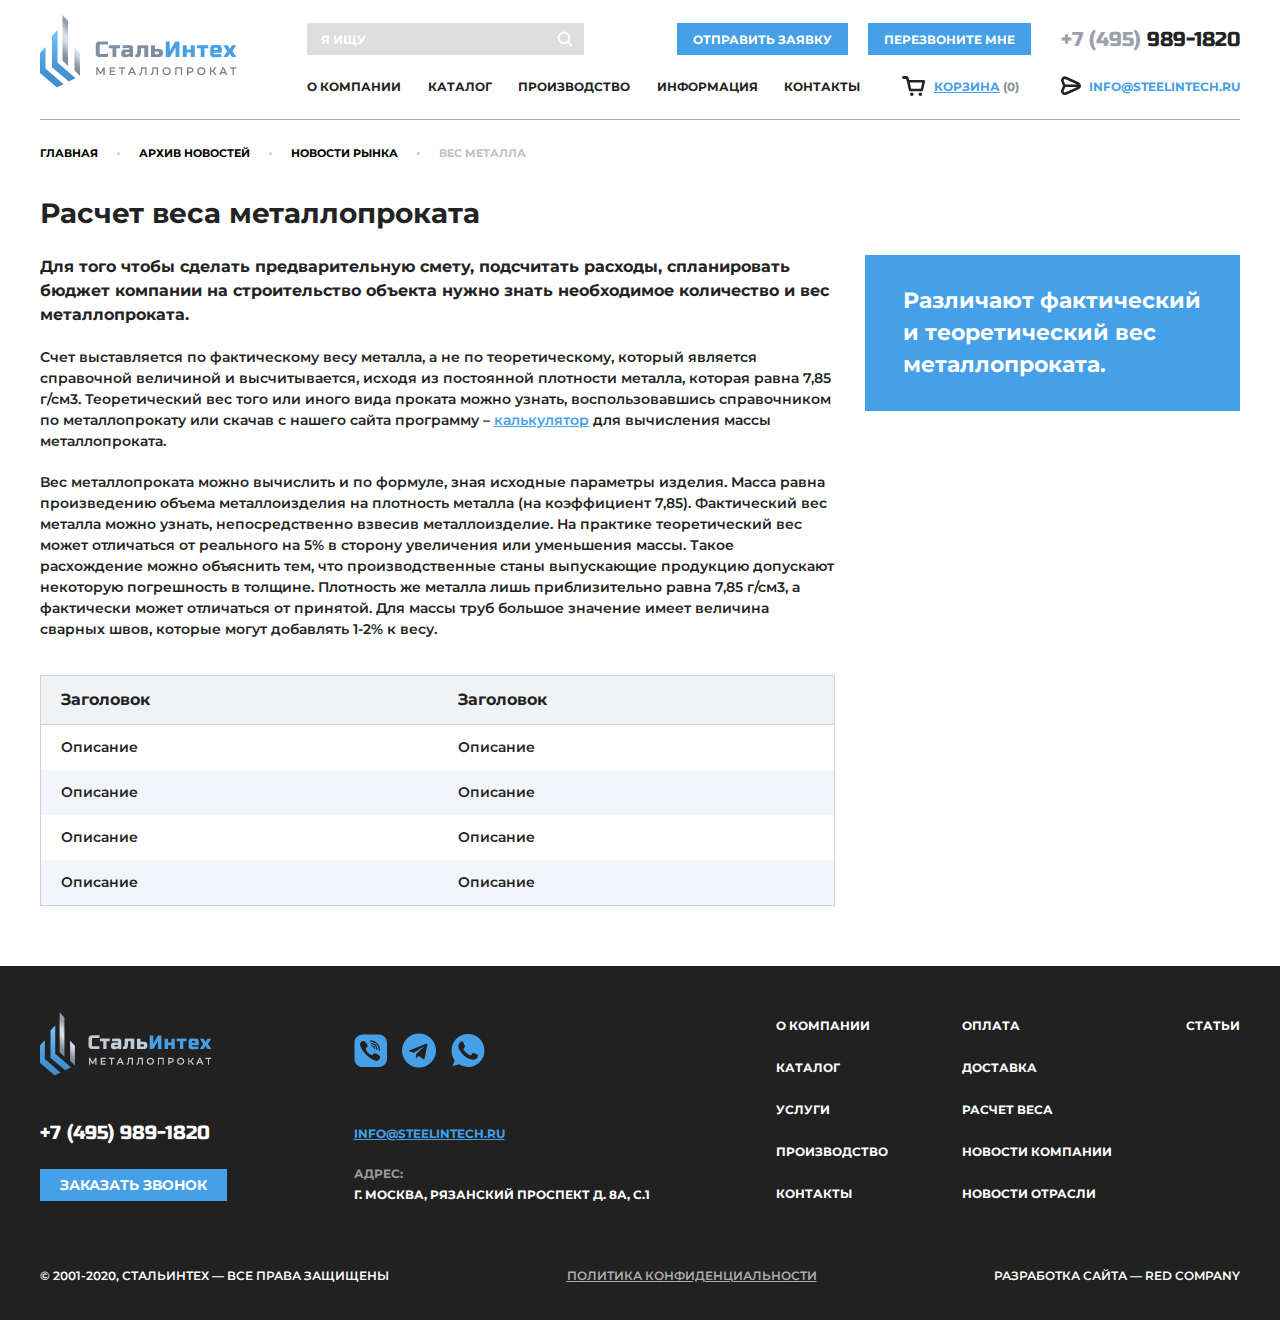
<file: text_page.html>
<!DOCTYPE html>
<html lang="ru">
	<head>
		<meta http-equiv="Content-Type" content="text/html; charset=utf-8">

		<!-- Адаптирование страницы для мобильных устройств -->
		<meta name="viewport" content="width=device-width, initial-scale=1, maximum-scale=1">

		<!-- Запрет распознования номера телефона -->
		<meta name="format-detection" content="telephone=no">
		<meta name="SKYPE_TOOLBAR" content ="SKYPE_TOOLBAR_PARSER_COMPATIBLE">

		<!-- Заголовок страницы -->
		<title>Заголовок страницы</title>

		<!-- Данное значение часто используют(использовали) поисковые системы -->
		<meta name="description" content="">
		<meta name="keywords" content="">

		<!-- Традиционная иконка сайта, размер 16x16, прозрачность поддерживается. Рекомендуемый формат: .ico или .png -->
		<link rel="shortcut icon" href="favicon.ico">

		<!-- Изменение цвета панели моб. браузера -->
		<meta name="msapplication-TileColor" content="#45a0e8">
		<meta name="theme-color" content="#45a0e8">

		<!-- Подключение шрифтов с гугла -->
		<link rel="preconnect" href="https://fonts.gstatic.com">
		<link href="https://fonts.googleapis.com/css2?family=Montserrat:ital,wght@0,300;0,400;0,500;0,600;0,700;0,800;0,900;1,300;1,400;1,500;1,600;1,700;1,800;1,900&family=Russo+One&display=swap" rel="stylesheet">

		<!-- Подключение файлов стилей -->
		<link rel="stylesheet" href="css/owl.carousel.css">
		<link rel="stylesheet" href="css/fancybox.css">
		<link rel="stylesheet" href="css/styles.css">

		<link rel="stylesheet" href="css/response_1239.css" media="print, (max-width: 1239px)">
		<link rel="stylesheet" href="css/response_1023.css" media="print, (max-width: 1023px)">
		<link rel="stylesheet" href="css/response_767.css" media="print, (max-width: 767px)">
		<link rel="stylesheet" href="css/response_479.css" media="(max-width: 479px)">
	</head>

	<body>
		<div class="wrap">
			<div class="main">
				<header>
					<button class="close"></button>

					<div class="mob_scroll">
						<div class="cont row">
							<a href="/" class="logo">
								<img src="images/logo.png" alt="">
								<img src="images/logo3.png" alt="">
							</a>

							<div class="data">
								<div class="flex">
									<div class="search">
										<form action="">
											<input type="text" name="" value="" class="input" placeholder="я ищу">

											<button type="submit" class="submit_btn">
												<svg class="icon"><use xlink:href="images/sprite.svg#ic_search"></use></svg>
											</button>
										</form>
									</div>

									<button class="order_btn modal_link" data-content="#order_modal">отправить заявку</button>

									<button class="callback_btn modal_link" data-content="#callback_modal">Перезвоните мне</button>

									<div class="phone">
										<a href="tel:+74959891820"><span>+7 (495)</span> 989-1820</a>
									</div>
								</div>

								<div class="flex">
									<nav class="menu">
										<div class="item">
											<a href="/">О компании</a>
										</div>

										<div class="item">
											<a href="/" class="sub_link">Каталог</a>

											<div class="sub_menu">
												<div><a href="/">Черный металлопрокат</a></div>
												<div><a href="/">Нержавеющий металлопрокат</a></div>
												<div><a href="/">Трубы</a></div>
												<div><a href="/">Трубопроводная арматура</a></div>
												<div><a href="/">Листы</a></div>
												<div><a href="/">Профнастил</a></div>
												<div><a href="/">Металлоконструкции</a></div>
												<div><a href="/">Металлоизделия</a></div>
												<div><a href="/">Металлообработка</a></div>
											</div>
										</div>

										<div class="item">
											<a href="/">Производство</a>
										</div>

										<div class="item">
											<a href="#" class="sub_link">Информация</a>

											<div class="sub_menu">
												<div><a href="/">Оплата и доставка</a></div>
												<div><a href="/">расчет веса</a></div>
												<div><a href="/">поставщикам</a></div>
												<div><a href="/">Авиа и жд</a></div>
												<div><a href="/">новости</a></div>
												<div><a href="/">статьи</a></div>
											</div>
										</div>

										<div class="item">
											<a href="/">Контакты</a>
										</div>
									</nav>

									<div class="cart">
										<svg class="icon"><use xlink:href="images/sprite.svg#ic_cart"></use></svg>
										<a href="/"><u>Корзина</u> <span>(0)</span></a>
									</div>

									<div class="email">
										<svg class="icon"><use xlink:href="images/sprite.svg#ic_email"></use></svg>
										<a href="emilto:info@steelintech.ru">info@steelintech.ru</a>
									</div>
								</div>
							</div>
						</div>
					</div>
				</header>


				<section class="mob_header">
					<div class="cont">
						<a href="/" class="logo">
							<img src="images/logo.png" alt="">
							<img src="images/logo_mini.png" alt="">
						</a>

						<div class="phone">
							<a href="tel:+74959891820"><span>+7 (495)</span> 989-1820</a>
						</div>

						<div class="cart">
							<svg class="icon"><use xlink:href="images/sprite.svg#ic_cart"></use></svg>
							<a href="/"><u>Корзина</u> <span>(0)</span></a>
						</div>

						<button class="mob_menu_btn">
							<span></span>
						</button>
					</div>
				</section>


				<section class="page_head">
					<div class="cont">
						<div class="breadcrumbs">
							<a href="/">Главная</a> <span class="sep"></span>
							<a href="/">Архив новостей</a> <span class="sep"></span>
							<a href="/">Новости рынка</a> <span class="sep"></span>
							<span class="current">Вес металла</span>
						</div>

						<h1 class="page_title">Расчет веса металлопроката</h1>
					</div>
				</section>


				<section class="content_flex block">
					<div class="cont row">
						<section class="content">
							<div class="text_block">
								<p class="big">Для того чтобы сделать предварительную смету, подсчитать расходы, спланировать бюджет компании на строительство объекта нужно знать необходимое количество и вес металлопроката.</p>

								<p>Счет выставляется по фактическому весу металла, а не по теоретическому, который является справочной величиной и высчитывается, исходя из постоянной плотности металла, которая равна 7,85 г/см3. Теоретический вес того или иного вида проката можно узнать, воспользовавшись справочником по металлопрокату или скачав с нашего сайта программу – <a href="/">калькулятор</a> для вычисления массы металлопроката.</p>

								<p>Вес металлопроката можно вычислить и по формуле, зная исходные параметры изделия. Масса равна произведению объема металлоизделия на плотность металла (на коэффициент 7,85). Фактический вес металла можно узнать, непосредственно взвесив металлоизделие. На практике теоретический вес может отличаться от реального на 5% в сторону увеличения или уменьшения массы. Такое расхождение можно объяснить тем, что производственные станы выпускающие продукцию допускают некоторую погрешность в толщине. Плотность же металла лишь приблизительно равна 7,85 г/см3, а фактически может отличаться от принятой. Для массы труб большое значение имеет величина сварных швов, которые могут добавлять 1-2% к весу.</p>

								<div class="table_wrap">
									<table>
										<thead>
											<tr>
												<th>Заголовок</th>
												<th>Заголовок</th>
											</tr>
										</thead>

										<tbody>
											<tr>
												<td>Описание</td>
												<td>Описание</td>
											</tr>

											<tr>
												<td>Описание</td>
												<td>Описание</td>
											</tr>

											<tr>
												<td>Описание</td>
												<td>Описание</td>
											</tr>

											<tr>
												<td>Описание</td>
												<td>Описание</td>
											</tr>
										</tbody>
									</table>
								</div>
							</div>
						</section>


						<aside>
							<div class="message">Различают фактический и теоретический вес металлопроката.</div>
						</aside>
					</div>
				</section>
			</div>


			<footer>
				<div class="info">
					<div class="cont row">
						<div class="col_left">
							<div class="logo">
								<img src="images/logo2.png" alt="">
							</div>

							<div class="phone">
								<a href="tel:+74959891820">+7 (495) 989-1820</a>
							</div>

							<button class="callback_btn modal_link" data-content="#callback_modal">Заказать звонок</button>
						</div>

						<div class="contacts">
							<div class="socials">
								<a href="/" target="_blank" rel="noopener nofollow">
									<svg class="icon ic_viber"><use xlink:href="images/sprite.svg#ic_viber"></use></svg>
								</a>

								<a href="/" target="_blank" rel="noopener nofollow">
									<svg class="icon ic_telegram"><use xlink:href="images/sprite.svg#ic_telegram"></use></svg>
								</a>

								<a href="/" target="_blank" rel="noopener nofollow">
									<svg class="icon ic_whatsapp"><use xlink:href="images/sprite.svg#ic_whatsapp"></use></svg>
								</a>
							</div>

							<div class="email">
								<a href="emilto:info@steelintech.ru">info@steelintech.ru</a>
							</div>

							<div class="address">
								<div class="name">Адрес:</div>
								<div class="val">г. Москва, Рязанский проспект д. 8А, с.1</div>
							</div>
						</div>

						<div class="links">
							<div class="col">
								<div><a href="/">О компании</a></div>
								<div><a href="/">Каталог</a></div>
								<div><a href="/">Услуги</a></div>
								<div><a href="/">Производство</a></div>
								<div><a href="/">Контакты</a></div>
							</div>

							<div class="col">
								<div><a href="/">Оплата</a></div>
								<div><a href="/">Доставка</a></div>
								<div><a href="/">Расчет веса</a></div>
								<div><a href="/">Новости компании</a></div>
								<div><a href="/">новости отрасли</a></div>
							</div>

							<div class="col">
								<div><a href="/">Статьи</a></div>
							</div>
						</div>
					</div>
				</div>


				<div class="bottom">
					<div class="cont row">
						<div class="copyright">&copy; 2001-2020, СтальИнтех — Все права защищены</div>

						<div class="links">
							<div><a href="/">Политика конфиденциальности</a></div>
						</div>

						<div class="creator">
							<a href="/" target="_blank" rel="noopener nofollow">Разработка сайта — RED COMPANY</a>
						</div>
					</div>
				</div>
			</footer>


			<div class="overlay"></div>
		</div>


		<div class="supports_error">
			Ваш браузер устарел рекомендуем обновить его до последней версии<br> или использовать другой более современный.
		</div>


		<section class="modal" id="callback_modal">
			<div class="modal_title">Перезвоните мне</div>

			<div class="modal_data">
				<form action="" class="form">
					<div class="line phone">
						<div class="label">Телефон <span class="required">*</span></div>

						<div class="field">
							<div class="code">+7</div>
							<input type="tel" name="" value="" class="input input_phone">
							<svg class="icon"><use xlink:href="images/sprite.svg#ic_phone"></use></svg>
						</div>
					</div>

					<div class="line">
						<div class="label">Имя</div>

						<div class="field">
							<input type="text" name="" value="" class="input view2" placeholder="">
						</div>
					</div>


					<div class="bottom">
						<div class="exp">
							<span class="required">*</span> – Звездочкой отмечены обязательные поля
						</div>

						<div class="submit">
							<button type="submit" class="submit_btn">Отправить</button>
						</div>
					</div>

					<div class="agree">Нажимая кнопку «Отправить», вы соглашаетесь с условиями обработки <a href="/">персональных данных</a></div>
				</form>
			</div>
		</section>


		<!-- Подключение javascript файлов -->
		<script src="js/jquery-3.5.0.min.js"></script>
		<script src="js/lozad.min.js"></script>
		<script src="js/owl.carousel.min.js"></script>
		<script src="js/inputmask.min.js"></script>
		<script src="js/fancybox.min.js"></script>
		<script src="js/nice-select.js"></script>
		<script src="js/functions.js"></script>
		<script src="js/scripts.js"></script>
	</body>
</html>
</file>
<file: css/styles.css>
/* For old browsers */
@supports (not(--css: variables))
{
    .supports_error
    {
        display: flex !important;
    }
}

/* For IE */
@media screen and (-ms-high-contrast: active), (-ms-high-contrast: none)
{
    .supports_error
    {
        display: flex !important;
    }
}



/*-----------
    Fonts
-----------*/
@font-face
{
    font-family: 'ALSRubl';
    font-weight: normal;
    font-style: normal;

    font-display: swap;
    src: url('../fonts/ALSRubl.woff') format('woff'),
    url('../fonts/ALSRubl.ttf') format('truetype');
}



/*------------------
    Reset styles
------------------*/
*
{
    box-sizing: border-box;
    margin: 0;
    padding: 0;
}

*:before,
*:after
{
    box-sizing: border-box;
}

html
{
    -webkit-font-smoothing: antialiased;
    -moz-osx-font-smoothing: grayscale;
        -ms-text-size-adjust: 100%;
    -webkit-text-size-adjust: 100%;
}

body
{
    margin: 0;

    -webkit-tap-highlight-color: transparent;
    -webkit-overflow-scrolling: touch;
    text-rendering: optimizeLegibility;
    text-decoration-skip: objects;
}

img
{
    border-style: none;
}

textarea
{
    overflow: auto;
}

input,
textarea,
input:active,
textarea:active,
button
{
    margin: 0;

    -webkit-border-radius: 0;
            border-radius: 0;
         outline: none transparent !important;
    box-shadow: none;

    -webkit-appearance: none;
            appearance: none;
    -moz-outline: none !important;
}

:focus
{
    outline: 0;
}

:hover,
:active
{
    -webkit-tap-highlight-color: rgba(0,0,0,0);
    -webkit-touch-callout: none;
}


::-ms-clear
{
    display: none;
}



/*-------------------
    Global styles
-------------------*/
:root
{
    --bg: #fff;
    --sidebar_width: 375px;
    --scroll_width: 17px;
    --text_color: #232323;
    --font_size: 14px;
    --font_size_title: 36px;
    --font_size_title_mini: 30px;
    --font_family: 'Montserrat', 'Arial', sans-serif;
    --font_family2: 'Russo One', 'Arial', sans-serif;
    --font_family3: 'ALSRubl', 'Arial', sans-serif;
}


::selection
{
    color: #fff;

    background: #45a0e8;
}

::-moz-selection
{
    color: #fff;

    background: #45a0e8;
}


.clear
{
    clear: both;
}

.left
{
    float: left;
}

.right
{
    float: right;
}



html
{
    height: 100%;
    min-height: -moz-available;
    min-height: -webkit-fill-available;
    min-height:         fill-available;
}

html.custom_scroll ::-webkit-scrollbar
{
    width: 10px;
    height: 10px;

    background-color: #ccc;
}

html.custom_scroll ::-webkit-scrollbar-thumb
{
    background-color: #45a0e8;
}

html.custom_scroll
{
    scrollbar-color: #45a0e8 #ccc;
    scrollbar-width: thin;
}


body
{
    color: var(--text_color);
    font: var(--font_size) var(--font_family);

    height: 100%;
    min-height: -moz-available;
    min-height: -webkit-fill-available;
    min-height:         fill-available;
}

body.lock
{
    position: fixed;
    top: 0;
    left: 0;

    overflow: hidden;

    width: 100%;
    height: 100%;
}


button
{
    color: var(--text_color);
    font: var(--font_size) var(--font_family);

    cursor: pointer;

    border: none;
    background: none;
}


.wrap
{
    position: relative;

    display: flex;
    overflow: hidden;
    flex-direction: column;

    min-width: 360px;
    min-height: 100%;

    background: var(--bg);
}


.main
{
    flex: 1 0 auto;
}


.cont
{
    width: 100%;
    max-width: 1240px;
    margin: 0 auto;
    padding: 0 20px;
}


.compensate-for-scrollbar
{
    margin-right: var(--scroll_width) !important;
}

.compensate-for-scrollbar header.fixed
{
    padding-right: var(--scroll_width) !important;
}


.lozad
{
    transition: opacity .5s linear;

    opacity: 0;
}

.lozad.loaded
{
    opacity: 1;
}


.row
{
    display: flex;

    justify-content: flex-start;
    align-items: flex-start;
    align-content: flex-start;
    flex-wrap: wrap;
}


.content_flex.row,
.content_flex > .cont.row
{
    justify-content: space-between;
    align-items: stretch;
    align-content: stretch;
}

.content_flex .content
{
    position: relative;

    width: calc(100% - var(--sidebar_width) - 30px);
}

.content_flex .content > * + *
{
    margin-top: 45px;
}

.content_flex .content > .page_title + *,
.content_flex .content > :first-child
{
    margin-top: 0;
}

.content_flex .content > :last-child
{
    margin-bottom: 0;
}


.content_flex.mini
{
    --sidebar_width: 244px;
}

.content_flex.mini .content
{
    width: calc(100% - var(--sidebar_width) - 44px);
}



.block
{
    margin-bottom: 60px;
}

.block.no_margin
{
    margin-bottom: 0 !important;
}



.owl-carousel
{
    font-size: 0;

    display: block;

    white-space: nowrap;
}

.owl-carousel.owl-loaded .slide
{
    display: block;

    width: auto !important;
}

.owl-carousel .owl-item,
.owl-carousel .slide
{
    font-size: var(--font_size);

    display: inline-block;

    vertical-align: top;
    white-space: normal;
}

.owl-carousel .slide .lozad
{
    transition: .2s linear;
}



.currency
{
    font-family: var(--font_family3);
}



.tab_content
{
    position: relative;

    visibility: hidden;
    overflow: hidden;

    height: 0;

    pointer-events: none;

    opacity: 0;
}

.tab_content.active
{
    visibility: visible;
    overflow: visible;

    height: auto;

    transition: opacity .5s linear;
    pointer-events: auto;

    opacity: 1;
}



.overlay
{
    position: fixed;
    z-index: 100;
    top: 0;
    left: 0;

    display: none;

    width: 100%;
    height: 100%;

    opacity: .65;
    background: #000;
}



.supports_error
{
    font-family: 'Arial', sans-serif;
    font-size: 20px;
    line-height: 30px;

    position: fixed;
    z-index: 1000;
    top: 0;
    left: 0;

    display: none;

    width: 100%;
    height: 100%;
    padding: 20px;

    text-align: center;

    background: #fff;

    justify-content: center;
    align-items: center;
    align-content: center;
    flex-wrap: wrap;
}

.supports_error.show
{
    display: flex;
}



/*------------
    Header
------------*/
header
{
    position: relative;
    z-index: 99;
    top: 0;
    left: 0;

    width: 100%;
    padding: 15px 0 12px;

    transition: .2s linear;
}

header.absolute
{
    position: absolute;
}


header > .close
{
    position: absolute;
    top: 0;
    left: 100%;

    display: none;

    width: 50px;
    height: 50px;

    cursor: pointer;

    border: none;
    background: none;
}

header > .close:before,
header > .close:after
{
    position: absolute;
    top: 0;
    right: 0;
    bottom: 0;
    left: 0;

    display: block;

    width: 50%;
    height: 2px;
    margin: auto;

    content: '';
    transform: rotate(45deg);

    background: #fff;
}

header > .close:after
{
    transform: rotate(-45deg);
}

header.show > .close
{
    display: block;
}



header .cont.row
{
    justify-content: space-between;
}



header .logo
{
    width: 197px;
    max-width: 100%;
}

header .logo a,
header .logo img
{
    display: block;

    max-width: 100%;
}

header .logo img + img
{
    display: none;
}



header .data
{
    width: calc(100% - 267px);
    margin-left: auto;
    padding-top: 8px;
}

header .data .flex
{
    display: flex;

    justify-content: space-between;
    align-items: center;
    align-content: center;
    flex-wrap: wrap;
}

header .data .flex + .flex
{
    margin-top: 10px;

    transition: margin .2s linear;
}



header .search
{
    width: 277px;
    max-width: 100%;
    margin-right: auto;
}

header .search form
{
    display: flex;

    justify-content: flex-start;
    align-items: center;
    align-content: center;
    flex-wrap: wrap;
}

header .search form ::-webkit-input-placeholder
{
    color: #fff;
}

header .search form :-moz-placeholder
{
    color: #fff;
}

header .search form :-ms-input-placeholder
{
    color: #fff;
}

header .search form .input
{
    color: #fff;
    font-family: var(--font_family);
    font-size: 12px;
    font-weight: 700;

    display: block;

    width: 100%;
    height: 32px;
    padding: 0 45px 0 14px;

    text-transform: uppercase;

    border: none;
    background: #dedede;
}

header .search form .submit_btn
{
    position: relative;

    display: flex;

    width: 38px;
    height: 32px;
    margin-left: -38px;

    justify-content: center;
    align-items: center;
    align-content: center;
    flex-wrap: wrap;
}

header .search form .submit_btn .icon
{
    display: block;

    width: 16px;
    height: 16px;

    fill: #fff;
}



header .order_btn
{
    color: #fff;
    font-size: 12px;
    font-weight: 700;

    display: inline-block;

    height: 32px;
    margin-left: 20px;
    padding: 0 16px;

    transition: background .2s linear;
    vertical-align: top;
    text-transform: uppercase;

    background: #45a0e8;
}

header .order_btn:hover
{
    background: #2a82c8;
}



header .callback_btn
{
    color: #fff;
    font-size: 12px;
    font-weight: 700;

    display: inline-block;

    height: 32px;
    margin-left: 20px;
    padding: 0 16px;

    transition: background .2s linear;
    vertical-align: top;
    text-transform: uppercase;

    background: #45a0e8;
}

header .callback_btn:hover
{
    background: #2a82c8;
}



header .phone
{
    color: #232323;
    font-family: var(--font_family2);
    font-size: 20px;

    margin-left: 30px;

    white-space: nowrap;
}

header .phone a
{
    color: currentColor;

    text-decoration: none;
}

header .phone a span
{
    color: #9aa1ac;
}



header .menu
{
    display: flex;

    width: calc(100% - 356px);
    margin: 0 -12px;

    justify-content: space-between;
    align-items: flex-start;
    align-content: flex-start;
    flex-wrap: wrap;
}

header .menu .item
{
    position: relative;
}

header .menu .item > a
{
    color: var(--text_color);
    font-size: 12px;
    font-weight: 700;
    line-height: normal;

    position: relative;
    z-index: 3;

    display: flex;

    min-height: 42px;
    padding: 5px 12px;

    transition: .2s linear;
    text-decoration: none;
    text-transform: uppercase;

    justify-content: flex-start;
    align-items: center;
    align-content: center;
    flex-wrap: wrap;
}

header .menu .item:hover > a,
header .menu .item > a.active
{
    color: #45a0e8;

    background: #fff;
}


header .menu .sub_menu
{
    position: absolute;
    z-index: 5;
    top: calc(100% + 30px);
    left: 0;

    visibility: hidden;

    width: 194px;
    min-width: 100%;
    padding: 10px 0;

    transition: .2s linear;
    pointer-events: none;

    opacity: 0;
    background: #fff;
    box-shadow: .5px .866px 8px 0 rgba(0, 0, 0, .17);
}

header .menu .item:hover > a.touch_link + .sub_menu
{
    top: calc(100% + 30px);

    visibility: hidden;

    opacity: 0;
}

header .menu .item:hover .sub_menu,
header .menu .item > a.touch_link + .sub_menu.show
{
    top: 100%;

    visibility: visible;

    pointer-events: auto;

    opacity: 1;
}

header .menu .sub_menu > * + *
{
    margin-top: 5px;
}

header .menu .sub_menu a
{
    color: #020202;
    font-size: 11px;
    font-weight: 700;
    line-height: 13px;

    display: block;

    padding: 5px 12px;

    transition: color .2s linear;
    text-decoration: none;
    text-transform: uppercase;
}

header .menu .sub_menu a:hover,
header .menu .sub_menu a.active
{
    color: #45a0e8;
}



header .cart
{
    color: #45a0e8;
    font-size: 12px;
    font-weight: 700;

    display: flex;

    text-transform: uppercase;

    justify-content: flex-start;
    align-items: center;
    align-content: center;
    flex-wrap: nowrap;
}

header .cart a
{
    color: currentColor;

    display: block;

    transition: color .2s linear;
    white-space: nowrap;
    text-decoration: none;
}

header .cart a span
{
    color: #868e99;
}

header .cart .icon
{
    display: block;

    width: 24px;
    min-width: 24px;
    height: 20px;
    margin-right: 8px;

    fill: var(--text_color);
}

header .cart a:hover
{
    color: #69b6f3;
}



header .email
{
    color: #45a0e8;
    font-size: 12px;
    font-weight: 700;

    display: flex;

    text-transform: uppercase;

    justify-content: flex-start;
    align-items: center;
    align-content: center;
    flex-wrap: nowrap;
}

header .email a
{
    color: currentColor;

    display: block;

    transition: color .2s linear;
    white-space: nowrap;
    text-decoration: none;
}

header .email .icon
{
    display: block;

    width: 20px;
    min-width: 20px;
    height: 20px;
    margin-right: 8px;

    fill: var(--text_color);
}

header .email a:hover
{
    color: #69b6f3;
}



.mob_header
{
    position: relative;
    z-index: 99;
    top: 0;
    left: 0;

    display: none;

    width: 100%;
    padding: 15px 0;

    background: #fff;
}

.mob_header .cont
{
    display: flex;

    justify-content: space-between;
    align-items: center;
    align-content: center;
    flex-wrap: wrap;
}


.mob_header .logo
{
    width: 177px;
    max-width: 100%;
    margin-right: auto;
}

.mob_header .logo a,
.mob_header .logo img
{
    display: block;

    max-width: 100%;
}

.mob_header .logo img + img
{
    display: none;
}


.mob_header .phone
{
    color: #232323;
    font-family: var(--font_family2);
    font-size: 20px;

    white-space: nowrap;
}

.mob_header .phone a
{
    color: currentColor;

    text-decoration: none;
}

.mob_header .phone a span
{
    color: #9aa1ac;
}


.mob_header .cart
{
    color: #45a0e8;
    font-size: 12px;
    font-weight: 700;

    display: flex;

    margin-left: 30px;

    text-transform: uppercase;

    justify-content: flex-start;
    align-items: center;
    align-content: center;
    flex-wrap: nowrap;
}

.mob_header .cart a
{
    color: currentColor;

    display: block;

    transition: color .2s linear;
    white-space: nowrap;
    text-decoration: none;
}

.mob_header .cart a span
{
    color: #868e99;
}

.mob_header .cart .icon
{
    display: block;

    width: 24px;
    min-width: 24px;
    height: 20px;
    margin-right: 8px;

    fill: var(--text_color);
}

.mob_header .cart a:hover
{
    color: #69b6f3;
}


.mob_header .mob_menu_btn
{
    display: block;

    width: 48px;
    height: 38px;
    margin-right: -10px;
    margin-left: 20px;
    padding: 10px;
}

.mob_header .mob_menu_btn span
{
    position: relative;

    display: block;

    width: 100%;
    height: 3px;

    background: #000;
}

.mob_header .mob_menu_btn span:before,
.mob_header .mob_menu_btn span:after
{
    position: absolute;
    top: -8px;
    left: 0;

    display: block;

    width: 100%;
    height: 100%;

    content: '';

    background: #000;
}

.mob_header .mob_menu_btn span:after
{
    top: 8px;
}



header.light:not(.fixed):after
{
    position: absolute;
    right: 0;
    bottom: 0;
    left: 0;

    display: block;

    width: 1200px;
    max-width: calc(100vw - 40px);
    height: 1px;
    margin: auto;

    content: '';

    background: rgba(255,255,255,.3);
}

header.light:not(.fixed) .logo img
{
    display: none;
}

header.light:not(.fixed) .logo img + img
{
    display: block;
}

header.light:not(.fixed) .search form .input
{
    background: rgba(242,242,242,.15);
}

header.light:not(.fixed) .phone,
header.light:not(.fixed) .menu .item > a
{
    color: #fff;
}

header.light:not(.fixed) .cart .icon,
header.light:not(.fixed) .email .icon
{
    fill: #fff;
}

header.light:not(.fixed) .menu .item:hover > a,
header.light:not(.fixed) .menu .item > a.active
{
    color: #45a0e8;
}



header.fixed
{
    position: fixed;

    margin: 0;
    padding: 10px 0 5px;

    background: #fff;
    box-shadow: .5px .866px 8px 0 rgba(0, 0, 0, .17);
}

header.fixed .data .flex + .flex
{
    margin-top: 5px;
}



/*-------------
    Sidebar
-------------*/
aside
{
    position: relative;

    width: var(--sidebar_width);
    max-width: 100%;
}



aside .links
{
    padding: 20px;

    background: #f4f4f4;
}

aside .links .item + .item
{
    margin-top: 20px;
}


aside .links .title
{
    font-size: 15px;
    font-weight: 700;
    line-height: 21px;

    margin-bottom: 15px;
}


aside .links .sub_links > * + *
{
    margin-top: 10px;
}

aside .links .sub_links a
{
    color: #000;
    font-size: 12px;
    font-weight: 600;
    line-height: 18px;

    position: relative;

    display: block;

    padding: 2px 0;

    transition: color .2s linear;
    text-decoration: none;
}

aside .links .sub_links a:before
{
    position: absolute;
    top: 0;
    right: 0;
    bottom: 0;

    display: block;

    width: 3px;
    height: 3px;
    margin: auto;

    content: '';
    transition: opacity .2s linear;
    pointer-events: none;

    opacity: 0;
    background: #45a0e8;
}

aside .links .sub_links a:after
{
    position: absolute;
    bottom: 0;
    left: 0;

    display: block;

    width: 100%;
    height: 2px;

    content: '';
    transition: opacity .2s linear;
    pointer-events: none;

    opacity: 0;
    background: #45a0e8;
}

aside .links .sub_links a:hover,
aside .links .sub_links a.active
{
    color: #45a0e8;
}

aside .links .sub_links a.active:before,
aside .links .sub_links a.active:after
{
    opacity: 1;
}



aside .cats
{
    padding: 20px;

    background: #f4f4f4;
}

aside .cats .cat + .cat
{
    margin-top: 10px;
}


aside .cats .main
{
    position: relative;

    padding-right: 24px;
}

aside .cats .main a
{
    color: currentColor;
    font-size: 15px;
    font-weight: 700;

    display: block;

    width: 100%;

    transition: color .2s linear;
    text-decoration: none;
}


aside .cats .arr
{
    position: absolute;
    z-index: 4;
    top: 0;
    right: 0;
    bottom: 0;

    display: block;

    width: 24px;
    height: 100%;
    margin: auto;

    cursor: pointer;
}

aside .cats .arr:after
{
    position: absolute;
    top: -4px;
    right: 2px;
    bottom: 0;

    display: block;

    width: 10px;
    height: 10px;
    margin: auto;

    content: '';
    transition: .2s linear;
    transform: rotate(-45deg);

    border-bottom: 2px solid #b6b6b6;
    border-left: 2px solid #b6b6b6;
}

aside .cats .arr.active:after
{
    top: 4px;

    transform: rotate(-225deg);

    border-color: #282828;
}


aside .cats .main:hover a
{
    color: #45a0e8;
}

aside .cats .main:hover .arr:after
{
    border-color: #282828;
}


aside .cats .sub_cats
{
    display: none;

    margin-top: 10px;
    margin-bottom: 19px;
}

aside .cats .sub_cats > * + *
{
    margin-top: 2px;
}

aside .cats .sub_cats a
{
    color: #000;
    font-size: 12px;
    font-weight: 600;
    line-height: 18px;

    position: relative;

    display: block;

    padding: 2px 0;

    transition: color .2s linear;
    text-decoration: none;
}

aside .cats .sub_cats a:before
{
    position: absolute;
    top: 0;
    right: 0;
    bottom: 0;

    display: block;

    width: 3px;
    height: 3px;
    margin: auto;

    content: '';
    transition: opacity .2s linear;
    pointer-events: none;

    opacity: 0;
    background: #45a0e8;
}

aside .cats .sub_cats a:after
{
    position: absolute;
    bottom: 0;
    left: 0;

    display: block;

    width: 100%;
    height: 2px;

    content: '';
    transition: opacity .2s linear;
    pointer-events: none;

    opacity: 0;
    background: #45a0e8;
}


aside .cats .sub_cats a:hover
{
    color: #45a0e8;
}

aside .cats .sub_cats a.active
{
    color: #000;
}

aside .cats .sub_cats a.active:before,
aside .cats .sub_cats a.active:after
{
    opacity: 1;
}



aside .checkout_info
{
    padding: 25px;

    background: #f4f4f4;
}

aside .checkout_info .title
{
    font-size: 15px;
    font-weight: 700;

    margin-bottom: 20px;
}

aside .checkout_info .totals
{
    padding-bottom: 23px;

    border-bottom: 2px solid #d7d7d7;
}

aside .checkout_info .totals .item
{
    color: #333;
    font-size: 14px;
    font-weight: 600;

    display: flex;

    justify-content: space-between;
    align-items: center;
    align-content: center;
    flex-wrap: wrap;
}

aside .checkout_info .totals .item + .item
{
    margin-top: 12px;
}

aside .checkout_info .totals .val
{
    color: #595959;
    font-size: 20px;
    font-weight: 700;
}

aside .checkout_info .totals .price
{
    color: #27a939;
}

aside .checkout_info .checkout_btn
{
    color: #fff;
    font-weight: 700;

    display: block;

    width: 100%;
    height: 49px;
    margin-top: 25px;

    text-transform: uppercase;

    background: #1db63a;
}



aside .message
{
    color: #fff;
    font-size: 22px;
    font-weight: 700;
    line-height: 32px;

    padding: 30px 38px;

    background: #45a0e8;
}



/*---------------
    Page head
---------------*/
.page_head
{
    margin-bottom: 25px;
}


.page_head .cont
{
    position: relative;

    padding-top: 26px;
}

.page_head .cont:before
{
    position: absolute;
    top: 0;
    left: 20px;

    display: block;

    width: calc(100% - 40px);
    height: 1px;

    content: '';

    background: #aaa;
}

.page_head .cont > * + *
{
    margin-top: 35px;
}


.breadcrumbs
{
    color: #c2c2c2;
    font-size: 11px;
    font-weight: 700;
    line-height: 16px;

    text-transform: uppercase;
}

.breadcrumbs a
{
    color: #000;

    transition: color .2s linear;
    text-decoration: none;
}

.breadcrumbs a:hover
{
    text-decoration: underline;
}

.breadcrumbs .sep
{
    position: relative;
    top: -1px;

    display: inline-block;

    width: 3px;
    height: 3px;
    margin: 0 16px;

    vertical-align: middle;

    border-radius: 50%;
    background: #ccc;
}


.page_title
{
    font-size: 28px;
    font-weight: 700;
    line-height: normal;
}

.content .page_title
{
    margin-bottom: 25px;
    padding: 5px 0;
}



/*----------------
    Block head
----------------*/
.block_head
{
    display: flex;

    width: 100%;
    margin-bottom: 30px;

    justify-content: flex-start;
    align-items: center;
    align-content: center;
    flex-wrap: wrap;
}


.block_head .title
{
    font-size: var(--font_size_title);
    font-weight: 700;
    line-height: normal;
}

.block_head .title.mini
{
    font-size: var(--font_size_title_mini);
    font-weight: 700;
    line-height: normal;
}


.block_head .all_link
{
    color: #45a0e8;
    font-size: 18px;
    font-weight: 600;
    line-height: 20px;

    display: inline-block;

    margin-top: 6px;
    margin-left: 25px;

    vertical-align: top;
}

.block_head .all_link:hover
{
    text-decoration: none;
}


.block_head.center
{
    text-align: center;

    justify-content: center;
}

.block_head.center .title
{
    width: 100%;
}



/*------------------
    Form elements
------------------*/
.form
{
    --form_border_color: #a0a0a0;
    --form_focus_color: #a1acbc;
    --form_error_color: #d42525;
    --form_border_radius: 4px;
    --form_bg_color: #fff;
    --form_placeholder_color: #747474;
}


.form ::-webkit-input-placeholder
{
    color: var(--form_placeholder_color);
}

.form :-moz-placeholder
{
    color: var(--form_placeholder_color);
}

.form :-ms-input-placeholder
{
    color: var(--form_placeholder_color);
}


.form .columns
{
    display: flex;

    margin-left: calc(var(--form_columns_offset) * -1);

    justify-content: flex-start;
    align-items: flex-start;
    align-content: flex-start;
    flex-wrap: wrap;
    --form_columns_offset: 20px;
}

.form .columns > *
{
    width: calc(50% - var(--form_columns_offset));
    margin-left: var(--form_columns_offset);
}

.form .columns > *.flexend
{
    align-self: flex-end;
}


.form .line
{
    margin-bottom: 15px;
}


.form .label
{
    color: #292929;
    font-size: 12px;
    font-weight: 600;
    line-height: 20px;

    margin-bottom: 3px;
}

.form .label .required
{
    color: #d42525;
    font-size: 15px;
}


.form .field
{
    position: relative;
}

.form .field.row
{
    margin-left: -6px;
}

.form .field.row > *
{
    position: relative;

    width: calc(50% - 6px);
    margin-left: 6px;
}


.form .input
{
    color: var(--text_color);
    font-family: var(--font_family);
    font-size: 12px;
    font-weight: 600;

    display: block;

    width: 100%;
    height: 32px;
    padding: 0 14px;

    transition: border-color .2s linear;

    border: 1px solid var(--form_border_color);
    border-radius: var(--form_border_radius);
    background: var(--form_bg_color);
}

.form .input.view2
{
    border-color: #f5f5f5;
    background: #f5f5f5;
}

.form .input:-webkit-autofill
{
    -webkit-box-shadow: inset 0 0 0 50px var(--form_bg_color) !important;
}


.form .code
{
    color: #909090;
    font-size: 12px;
    font-weight: 600;
    line-height: 16px;

    position: absolute;
    top: 0;
    bottom: 0;
    left: 30px;

    height: 16px;
    margin: auto;

    white-space: nowrap;
}


.form .input.input_email,
.form .input.input_phone
{
    padding-left: 30px;
}

.form .code ~ .input.input_phone
{
    padding-left: 44px;
}


.form .input ~ .icon
{
    position: absolute;
    top: 0;
    bottom: 0;
    left: 9px;

    display: block;

    margin: auto;

    fill: #7f7f7f;
}

.form .input.input_email ~ .icon
{
    width: 13px;
    height: 9px;
}

.form .input.input_phone ~ .icon
{
    left: 10px;

    width: 11px;
    height: 11px;
}


.form textarea
{
    color: var(--text_color);
    font-family: var(--font_family);
    font-size: 12px;
    font-weight: 600;

    display: block;

    width: 100%;
    height: 120px;
    padding: 10px 14px;

    resize: none;
    transition: border-color .2s linear;

    border: 1px solid var(--form_border_color);
    border-radius: var(--form_border_radius);
    background: var(--form_bg_color);
}


.form .input:focus,
.form textarea:focus
{
    border-color: var(--form_focus_color);
}

.form .error
{
    border-color: var(--form_error_color);
}


.form .bottom
{
    display: flex;

    justify-content: space-between;
    align-items: center;
    align-content: center;
    flex-wrap: wrap;
}

.form .bottom .exp
{
    width: 160px;
    max-width: calc(100% - 145px);
}

.form .bottom .submit
{
    width: 115px;
    padding: 0;
}

.form .bottom .submit_btn
{
    width: 100%;
}


.form input[type=file]
{
    display: none;
}

.form input[type=file] + label
{
    color: #45a0e8;
    font-size: 16px;
    font-weight: 600;
    line-height: 28px;

    display: flex;

    min-height: 32px;
    padding: 0 14px;

    cursor: pointer;
    white-space: nowrap;
    text-decoration: underline;

    justify-content: flex-start;
    align-items: center;
    align-content: center;
    flex-wrap: nowrap;
}

.form input[type=file] + label .icon
{
    display: block;

    width: 22px;
    min-width: 22px;
    height: 22px;
    margin-right: 10px;

    fill: #5d6e80;
}

.form input[type=file] + label span
{
    display: block;
    overflow: hidden;

    width: 100%;

    text-overflow: ellipsis;
}

.form input[type=file] + label:hover
{
    text-decoration: none;
}


.form .exp
{
    color: #747474;
    font-size: 11px;
    font-weight: 500;
    line-height: 15px;

    position: relative;

    padding-left: 16px;
}

.form .exp .required
{
    color: #d42525;
    font-size: 22px;
    font-weight: 600;
    line-height: 22px;

    position: absolute;
    top: 0;
    left: 0;
}


.form .submit
{
    display: flex;

    padding-top: 10px;

    justify-content: flex-start;
    align-items: center;
    align-content: center;
    flex-wrap: wrap;
}

.form .submit_btn
{
    color: #fff;
    font-size: 12px;
    font-weight: 600;

    display: inline-block;

    height: 35px;
    padding: 0 20px;

    transition: background .2s linear;
    vertical-align: top;
    text-transform: uppercase;

    background: #45a0e8;
}

.form .submit_btn:hover
{
    background: #2a82c8;
}

.form .submit_btn.green
{
    background: #1db63a;
}


.form .agree
{
    color: #747474;
    font-size: 11px;
    font-weight: 500;
    line-height: 15px;

    margin-top: 20px;
}

.form .agree a
{
    color: #45a0e8;
}

.form .agree a:hover
{
    text-decoration: none;
}


.form .errors
{
    color: #000;
    font-size: 16px;
    font-weight: 500;
    line-height: 22px;

    margin-top: 28px;
    padding: 14px 20px;

    text-align: center;

    background: #ffe6e6;
}

.form .errors > * + *
{
    margin-top: 7px;
}



/*----------------
    Typography
----------------*/
.text_block
{
    font-weight: 600;
    line-height: 21px;
}


.text_block > :last-child,
.text_block .message > :last-child
{
    margin-bottom: 0 !important;
}

.text_block > :first-child,
.text_block .message > :first-child
{
    margin-top: 0 !important;
}


.text_block > *
{
    margin-bottom: 20px;
}


.text_block .big
{
    font-size: 16px;
    font-weight: 700;
    line-height: 24px;
}


.text_block h2
{
    font-size: 20px;
    font-weight: 700;
    line-height: 24px;
}

.text_block h1 + h2
{
    margin-top: 0 !important;
}


.text_block * + h2
{
    margin-top: 35px;
}

.text_block h2 + *
{
    margin-top: 0 !important;
}


.text_block .small
{
    font-size: 13px;
    line-height: 19px;
}

.text_block ul.small li:before
{
    top: 8px;
}


.text_block img
{
    display: block;

    max-width: 100%;
}

.text_block img.loaded
{
    height: auto !important;
}


.text_block blockquote
{
    font-size: 18px;
    line-height: 26px;

    display: block;

    margin-top: 35px;
    margin-bottom: 35px;
    padding: 35px 95px;

    text-align: center;

    background: #f2f6f8;
}


.text_block ol
{
    counter-reset: li;
}

.text_block ol > li
{
    position: relative;

    display: block;
    overflow: hidden;

    padding-left: 30px;

    list-style-type: none;
}

.text_block ol > li + li
{
    margin-top: 15px;
}

.text_block ol > li:before
{
    font-weight: 700;

    position: absolute;
    top: 0;
    left: 5px;

    content: counters(li, '.') '.';
    counter-increment: li;
}


.text_block ol ul
{
    padding-top: 8px;
    padding-bottom: 5px;
}

.text_block ol ul li + li
{
    margin-top: 5px;
}


.text_block ul
{
    padding-left: 24px;
}

.text_block ul li
{
    position: relative;

    display: block;
    overflow: hidden;

    padding-left: 14px;

    list-style-type: none;
}

.text_block ul li + li
{
    margin-top: 10px;
}

.text_block ul li:before
{
    position: absolute;
    top: 9px;
    left: 0;

    display: block;

    width: 4px;
    height: 4px;

    content: '';

    border-radius: 50%;
    background: #45a0e8;
}


.text_block .message
{
    position: relative;
    z-index: 3;

    margin-top: 35px;
    margin-bottom: 35px;
    padding: 51px 46px;

    border: 4px solid #e7ebed;
}

.text_block .message > *
{
    margin-bottom: 35px;
}

.text_block .message:after
{
    position: absolute;
    z-index: -1;
    right: 20px;
    bottom: 16px;

    display: block;

    width: 23px;
    height: 41px;

    content: '';
    pointer-events: none;

    opacity: .2;
    background: url(../images/logo_mini.png) 0 0 no-repeat;
}

.text_block .message ul
{
    padding: 0;
}


.text_block span
{
    color: #9c9c9c;
}


.text_block .columns
{
    column-gap: 45px;
    column-count: 2;
}

.text_block .columns > *
{
    transform: translateZ(0);

    --webkit-column-break-inside: avoid;
    page-break-inside: avoid;
    break-inside: avoid;
}

.text_block .columns > * + *
{
    margin-top: 20px;
}


.text_block a
{
    color: #45a0e8;
}

.text_block a:hover
{
    text-decoration: none;
}



.text_block .table_wrap
{
    overflow: auto;

    max-width: 100%;
    margin-top: 35px;
    margin-bottom: 35px;
}

.text_block .table_wrap::-webkit-scrollbar
{
    width: 5px;
    height: 5px;

    border-radius: 0;
    background-color: #eee;

    -webkit-appearance: none;
}

.text_block .table_wrap::-webkit-scrollbar-thumb
{
    border-radius: 0;
    background-color: #45a0e8;
}

.text_block table
{
    width: 100%;

    border-spacing: 0;
    border-collapse: collapse;

    border: 1px solid #cad3da;
}

.text_block table th
{
    font-size: 16px;
    font-weight: 700;
    line-height: 24px;

    padding: 12px 20px;

    text-align: left;
    vertical-align: middle;

    border-bottom: 1px solid #cad3da;
    background: #f0f3f6;
}

.text_block table td
{
    padding: 12px 20px;

    text-align: left;
    vertical-align: middle;
}

.text_block table tbody tr:nth-child(2n) td
{
    background: #f2f6fa;
}



/*---------------
    Load more
---------------*/
.load_more
{
    margin-top: 40px;

    text-align: center;
}

.load_more button
{
    color: #fff;
    font-size: 12px;
    font-weight: 700;

    display: inline-block;

    height: 32px;
    padding: 0 26px;

    transition: background .2s linear;
    vertical-align: top;
    text-transform: uppercase;

    background: #45a0e8;
}

.load_more button:hover
{
    background: #2a82c8;
}



/*-----------------
    Main slider
-----------------*/
.main_slider
{
    position: relative;
    z-index: 1;

    margin-bottom: -75px;

    background: #495560;
}

.main_slider + *
{
    position: relative;
    z-index: 5;
}


.main_slider .slide
{
    position: relative;

    overflow: hidden;

    width: 100%;
}

.main_slider .slide:after
{
    position: absolute;
    z-index: -1;
    top: 0;
    left: 0;

    display: block;

    width: 100%;
    height: 100%;

    content: '';

    opacity: .50;
    background:    -moz-linear-gradient( 90deg, rgb(116,147,183) 0%, rgb(62,81,110) 41%, rgb(7,14,37) 100%);
    background: -webkit-linear-gradient( 90deg, rgb(116,147,183) 0%, rgb(62,81,110) 41%, rgb(7,14,37) 100%);
    background:     -ms-linear-gradient( 90deg, rgb(116,147,183) 0%, rgb(62,81,110) 41%, rgb(7,14,37) 100%);
}


.main_slider .slide .bg
{
    position: absolute;
    z-index: -2;
    top: 0;
    left: 0;

    width: 100%;
    height: 100%;

    background-repeat: no-repeat;
    background-position: 50%;
    background-size: cover;
}

.main_slider .slide .bg.loaded
{
    opacity: .3;
}


.main_slider .slide .cont
{
    min-height: 534px;
    padding-top: 155px;
    padding-bottom: 135px;
}


.main_slider .slide .info
{
    color: #fff;

    padding: 0 45px;
}

.main_slider .slide .title
{
    font-size: 38px;
    font-weight: 700;
    line-height: 48px;
}

.main_slider .slide .desc
{
    font-weight: 600;
    line-height: 24px;

    position: relative;

    width: 615px;
    max-width: 100%;
    margin-top: 45px;
    margin-left: auto;
    padding-left: 45px;
}

.main_slider .slide .desc:before
{
    position: absolute;
    top: 10px;
    left: 0;

    display: block;

    width: 25px;
    height: 3px;

    content: '';
    transform: skewX(-60deg);

    background: #fff;
}



/*--------------
    Services
--------------*/
.services .row
{
    margin-bottom: -20px;
    margin-left: -20px;

    align-items: stretch;
    align-content: stretch;
}

.services .row > *
{
    width: calc(33.333% - 20px);
    margin-bottom: 20px;
    margin-left: 20px;
}


.services .service
{
    color: #272727;
    font-size: 19px;
    font-weight: 700;
    line-height: 27px;

    position: relative;

    display: block;

    transition: .2s linear;
    text-align: center;
    text-decoration: none;

    background: #e8f0f6;
}


.services .service .thumb
{
    position: relative;

    display: block;
    overflow: hidden;

    padding-bottom: 67.81%;

    opacity: .1;
}

.services .service .thumb img
{
    position: absolute;
    top: 0;
    left: 0;

    display: block;

    width: 100%;
    height: 100%;

    object-fit: cover;
}


.services .service .name
{
    position: absolute;
    z-index: 2;
    top: 0;
    left: 0;

    display: flex;

    width: 100%;
    height: 100%;
    padding: 30px;

    justify-content: center;
    align-items: center;
    align-content: center;
    flex-wrap: wrap;
}


.services .service:hover
{
    color: #fff;

    background: #428ad0;
}



/*--------------
    Articles
--------------*/
.articles.bg
{
    position: relative;
    z-index: 3;

    padding: 41px 0;
}

.articles.bg:before
{
    position: absolute;
    z-index: -1;
    top: 0;
    right: 0;

    display: block;

    width: calc(50% + 41px);
    height: 100%;

    content: '';

    background: #e8f0f6;
}


.articles .cont.row
{
    justify-content: space-between;
}


.articles .cont .row
{
    margin-bottom: -45px;
    margin-left: -45px;
}

.articles .cont .row > *
{
    width: calc(25% - 45px);
    margin-bottom: 45px;
    margin-left: 45px;
}


.articles .section
{
    width: calc(50% - 27px);
}

.articles .section .row > *
{
    width: calc(50% - 45px);
}


.articles .article
{
    color: #000;
    font-weight: 600;
    line-height: 21px;

    display: block;

    transition: color .2s linear;
    text-decoration: none;
}

.articles .article .thumb
{
    position: relative;

    display: block;
    overflow: hidden;

    margin-bottom: 15px;
    padding-bottom: 61.36%;

    background: #ddd;
}

.articles .article .thumb img
{
    position: absolute;
    top: 0;
    left: 0;

    display: block;

    width: 100%;
    height: 100%;

    object-fit: cover;
}

.articles .article .date
{
    color: #fff;
    font-size: 11px;
    font-weight: 700;
    line-height: 20px;

    position: absolute;
    z-index: 2;
    bottom: 0;
    left: 0;

    height: 20px;
    padding: 0 7px;

    transition: background .2s linear;
    white-space: nowrap;

    background: #232323;
}


.articles .article:hover
{
    color: #45a0e8;
}

.articles .article:hover .date
{
    background: #45a0e8;
}



/*--------------
    Feedback
--------------*/
.feedback
{
    padding: 25px 20px 40px;

    border-top: 3px solid #51a6e9;
    background: #fbfbfb;
}



/*---------------
    Cart info
---------------*/
.cart_info table
{
    width: 100%;

    border-spacing: 0;
    border-collapse: collapse;
}


.cart_info table th
{
    color: #272727;
    font-weight: 700;

    padding: 15px 20px;

    text-align: left;
    vertical-align: middle;
    white-space: nowrap;

    border-bottom: 6px solid #fff;
    background: #f0f3f6;
}

.cart_info table th sup
{
    font-size: 10px;
    line-height: 12px;

    position: relative;
    top: -4px;

    display: inline-block;

    vertical-align: middle;
}

.cart_info table th:nth-last-child(2)
{
    padding-right: 10px;
}

.cart_info table th:nth-last-child(1)
{
    padding-right: 16px;
    padding-left: 0;
}


.cart_info table tbody tr
{
    position: relative;
}

.cart_info table tbody tr:hover
{
    background:    -moz-linear-gradient(left,  rgba(230,244,255,1) 0%, rgba(230,244,255,1) 60%, rgba(230,244,255,0) 85%, rgba(230,244,255,0) 99%);
    background: -webkit-linear-gradient(left,  rgba(230,244,255,1) 0%,rgba(230,244,255,1) 60%,rgba(230,244,255,0) 85%,rgba(230,244,255,0) 99%);
    background:         linear-gradient(to right,  rgba(230,244,255,1) 0%,rgba(230,244,255,1) 60%,rgba(230,244,255,0) 85%,rgba(230,244,255,0) 99%);
}


.cart_info table td
{
    color: #272727;

    padding: 6px 20px;

    text-align: left;
    vertical-align: middle;
}


.cart_info table td.name
{
    font-weight: 700;

    width: 100%;
}


.cart_info table td.size
{
    font-weight: 700;

    min-width: 72px;

    table-layout: fixed;

    white-space: nowrap;
}


.cart_info table td.price
{
    font-weight: 700;

    min-width: 102px;

    table-layout: fixed;

    white-space: nowrap;
}


.cart_info table td.amount,
.cart_info table td.area
{
    table-layout: fixed;
}

.cart_info table td.amount
{
    min-width: 119px;
    padding-right: 10px;
}

.cart_info table td.area
{
    min-width: 105px;
    padding-right: 16px;
    padding-left: 0;
}

.cart_info table td.amount .input,
.cart_info table td.area .input
{
    font-family: var(--font_family);
    font-size: var(--font_size);
    font-weight: 700;

    display: block;

    width: 89px;
    height: 35px;

    transition: border-color .2s linear;
    text-align: center;

    border: 1px solid #cad3da;
    background: #fff;
}

.cart_info table td.amount .input:focus,
.cart_info table td.area .input:focus
{
    border-color: #b2d9f7;
}


.cart_info table .aligncenter
{
    text-align: center;
}


.cart_info .bottom
{
    display: flex;

    margin-top: 20px;

    justify-content: flex-end;
    align-items: center;
    align-content: center;
    flex-wrap: wrap;
}


.cart_info .bottom .total
{
    color: #333;
    font-size: 14px;
    font-weight: 600;

    display: flex;

    justify-content: flex-start;
    align-items: center;
    align-content: center;
    flex-wrap: wrap;
}

.cart_info .bottom .price
{
    color: #27a939;
    font-size: 20px;
    font-weight: 700;

    margin-left: 20px;
}

.cart_info .bottom .checkout_btn
{
    color: #fff;
    font-weight: 700;

    display: block;

    height: 49px;
    margin-right: 16px;
    margin-left: 40px;
    padding: 0 23px;

    text-transform: uppercase;

    background: #1db63a;
}



/*-------------------
    Contacts info
-------------------*/
.contacts_info .page_head
{
    min-height: 71px;
    margin: 0;
}


.contacts_info .tabs
{
    position: absolute;
    top: 1px;
    right: 20px;

    display: flex;

    max-width: calc(100% - 40px);
    margin: 0 !important;

    justify-content: flex-start;
    align-items: stretch;
    align-content: stretch;
    flex-wrap: wrap;
}

.contacts_info .tabs button
{
    color: var(--text_color);
    font-family: var(--font_family);

    position: relative;

    display: block;

    height: 70px;
    padding: 15px 18px 15px 39px;

    transition: .2s linear;
    text-align: left;
}

.contacts_info .tabs button .icon
{
    position: absolute;
    top: 20px;
    left: 16px;

    display: block;

    width: 15px;
    height: 17px;

    transition: fill .2s linear;

    fill: #4f5c6e;
}

.contacts_info .tabs button .type
{
    color: #4f5c6e;
    font-size: 13px;
    font-weight: 600;
    line-height: 17px;

    transition: color .2s linear;
}

.contacts_info .tabs button .city
{
    font-size: 10px;
    font-weight: 700;
    line-height: 12px;

    margin-top: 5px;
}

.contacts_info .tabs button:hover
{
    background: #e1effa;
}

.contacts_info .tabs button.active
{
    color: #fff;

    background: #45a0e8;
}

.contacts_info .tabs button.active .type
{
    color: #fff;
}

.contacts_info .tabs button.active .icon
{
    fill: #fff;
}



.contacts_info .map_info
{
    position: relative;

    min-height: 680px;
    padding: 20px 0;

    background: #ddd;
}

.contacts_info .map_info:before
{
    position: absolute;
    z-index: 9;
    top: 0;
    left: 0;

    display: block;

    width: 100%;
    height: 16px;

    content: '';
    pointer-events: none;

    background: url(../images/sh_top.png) 0 0 repeat-x;
}


.contacts_info .map_info .cont
{
    position: relative;
    z-index: 3;

    pointer-events: none;
}


.contacts_info .map_info .data
{
    width: 393px;
    max-width: 100%;

    pointer-events: auto;

    background: #fff;
    box-shadow: 1px 1.732px 13px 0 rgba(0, 0, 0, .17);
}


.contacts_info .map_info .data .title
{
    font-size: 15px;
    font-weight: 700;
    line-height: 20px;

    padding: 14px 28px;

    background: #f6f6f7;
}


.contacts_info .map_info .data .info
{
    font-weight: 600;
    line-height: 20px;

    padding: 20px 28px 28px;
}

.contacts_info .map_info .data .info > * + *
{
    margin-top: 20px;
}

.contacts_info .map_info .data .name
{
    margin-bottom: 4px;
}


.contacts_info .map_info .data .address .name
{
    font-size: 22px;
    line-height: 26px;

    margin-bottom: 8px;
}


.contacts_info .map_info .data .phone a
{
    color: currentColor;
    font-size: 18px;
    line-height: 22px;

    white-space: nowrap;
    text-decoration: none;
}

.contacts_info .map_info .data .phone a.big
{
    font-size: 24px;
    line-height: 28px;
}

.contacts_info .map_info .data .phone span
{
    color: #8f8f8f;
}


.contacts_info .map_info .data .email a
{
    color: #45a0e8;
    font-size: 18px;
    line-height: 22px;

    white-space: nowrap;
}

.contacts_info .map_info .data .email a:hover
{
    text-decoration: none;
}


.contacts_info .map_info .map
{
    position: absolute;
    top: 0;
    left: 0;

    width: 100%;
    height: 100%;
}



/*-------------
    Catalog
-------------*/
.catalog
{
    padding-bottom: 20px;
}


.catalog .row
{
    margin-bottom: -20px;
    margin-left: -20px;

    align-items: stretch;
    align-content: stretch;
}

.catalog .row > *
{
    width: calc(25% - 20px);
    margin-bottom: 20px;
    margin-left: 20px;
}


.catalog .category
{
    padding: 0 27px 23px;

    border: 1px solid #e8eef2;
    border-top: none;
}


.catalog .category .main
{
    color: #373737;
    font-size: 19px;
    font-weight: 700;
    line-height: 27px;

    position: relative;
    z-index: 3;

    display: flex;

    min-height: 107px;
    margin: 0 -28px 23px;
    padding: 14px 28px;

    text-decoration: none;

    background: #e8f0f6;

    justify-content: flex-start;
    align-items: center;
    align-content: center;
    flex-wrap: wrap;
}

.catalog .category .main img
{
    position: absolute;
    z-index: -1;
    top: 0;
    left: 0;

    display: block;

    width: 100%;
    height: 100%;

    object-fit: cover;
}

.catalog .category .main img.loaded
{
    opacity: .1;
}

.catalog .category .main:hover
{
    text-decoration: underline;
}


.catalog .category .sub_cats > * + *
{
    margin-top: 8px;
}

.catalog .category .sub_cats a
{
    color: #1b7ecd;
    font-size: 15px;
    font-weight: 600;
    line-height: 19px;

    display: inline-block;

    vertical-align: top;
    text-decoration: none;
}

.catalog .category .sub_cats a:hover
{
    text-decoration: underline;
}


.catalog .category .all_link
{
    color: #373737;
    font-size: 12px;
    font-weight: 700;
    line-height: 32px;

    display: inline-block;

    width: 132px;
    height: 32px;
    margin-top: 18px;

    transition: .2s linear;
    text-align: center;
    vertical-align: top;
    text-decoration: none;
    text-transform: uppercase;

    border: 1px solid rgba(55,55,55,.3);
}

.catalog .category .all_link:hover
{
    color: #fff !important;

    border-color: #45a0e8 !important;
    background: #45a0e8 !important;
}



/*--------------
    Partners
--------------*/
.partners
{
    padding-top: 20px;
}


.partners .slider
{
    padding: 0 80px;
}

.partners .slide
{
    width: 192px;
}


.partners .item
{
    display: flex;

    height: 159px;

    justify-content: center;
    align-items: center;
    align-content: center;
    flex-wrap: wrap;
}

.partners .item img
{
    display: block;

    max-width: 100%;
    max-height: 100%;
}



/*------------------
    Product info
------------------*/
.product_info .head
{
    display: flex;

    margin-bottom: 30px;

    justify-content: space-between;
    align-items: flex-start;
    align-content: flex-start;
    flex-wrap: wrap;
}


.product_info .head .col_left
{
    width: calc(100% - 272px);
    max-width: 100%;
}


.product_info .head .col_right
{
    width: 226px;
    max-width: 100%;
}

.product_info .head .col_right > * + *
{
    margin-top: 11px;
}


.product_info .head .product_name
{
    font-size: 28px;
    font-weight: 700;
    line-height: 40px;

    display: block;
}


.product_info .head .price
{
    font-size: 23px;
    font-weight: 600;
    line-height: 37px;

    margin-top: 5px;
}

.product_info .head .price .val
{
    color: #408dcd;
    font-weight: 500;

    white-space: nowrap;
}


.product_info .head .buy_btn
{
    color: #fff;
    font-size: 19px;
    font-weight: 700;

    display: block;

    width: 100%;
    height: 55px;
    padding: 2px 20px 0;

    transition: background .2s linear;
    text-transform: uppercase;

    background: #45a0e8;
}

.product_info .head .buy_btn:hover
{
    background: #2a82c8;
}


.product_info .head .length
{
    font-size: 16px;
    font-weight: 600;

    padding: 13px 20px;

    text-align: center;

    background: #f0f3f6;
}


.product_info .data
{
    display: flex;

    justify-content: space-between;
    align-items: flex-start;
    align-content: flex-start;
    flex-wrap: wrap;
}


.product_info .images
{
    width: 266px;
    max-width: 100%;
}

.product_info .images .big,
.product_info .images .big .img
{
    position: relative;

    overflow: hidden;

    height: 268px;

    background: #ddd;
}

.product_info .images .big .slide
{
    width: 100%;
}

.product_info .images .big > img,
.product_info .images .big .img img
{
    display: block;

    width: 100%;
    height: 100%;

    object-fit: cover;
}


.product_info .images .thumbs
{
    display: flex;

    margin: 12px 0 -12px -12px;

    justify-content: flex-start;
    align-items: flex-start;
    align-content: flex-start;
    flex-wrap: wrap;
}

.product_info .images .thumbs > *
{
    width: calc(25% - 12px);
    margin-bottom: 12px;
    margin-left: 12px;
}

.product_info .images .thumbs button
{
    position: relative;

    display: block;
    overflow: hidden;

    height: 58px;

    background: #ddd;
}

.product_info .images .thumbs button:after
{
    position: absolute;
    top: 0;
    left: 0;

    display: block;

    width: 100%;
    height: 100%;

    content: '';
    transition: .2s linear;

    opacity: 0;
    border: 3px solid #45a0e8;
}

.product_info .images .thumbs img
{
    display: block;

    width: 100%;
    height: 100%;

    object-fit: cover;
}

.product_info .images .thumbs button:hover:after,
.product_info .images .thumbs button.active:after
{
    opacity: 1;
}


.product_info .info
{
    width: calc(100% - 308px);
}

.product_info .info > * + *
{
    margin-top: 30px;
}


.product_info .info .status
{
    color: #272727;
    font-size: 16px;
    font-weight: 700;
    line-height: 20px;

    padding: 5px 20px;

    background: #f0f3f6;
}


.product_info .info .options .title
{
    color: #272727;
    font-weight: 800;
    line-height: 20px;

    margin-bottom: 15px;

    text-transform: uppercase;
}

.product_info .info .options .field + .field
{
    margin-top: 11px;
}

.product_info .info .options input[type=checkbox]
{
    display: none;
}

.product_info .info .options label
{
    color: #272727;
    font-size: 16px;
    font-weight: 600;
    line-height: 19px;

    position: relative;

    display: flex;

    min-height: 19px;
    padding-left: 30px;

    cursor: pointer;

    justify-content: flex-start;
    align-items: center;
    align-content: center;
    flex-wrap: wrap;
}

.product_info .info .options label:before
{
    position: absolute;
    top: 0;
    left: 0;

    display: block;

    width: 19px;
    height: 19px;

    content: '';
    transition: .2s linear;

    border: 1px solid #4f5c6e;
}

.product_info .info .options label:after
{
    position: absolute;
    top: 5px;
    left: 5px;

    display: block;

    width: 10px;
    height: 6px;

    content: '';
    transition: opacity .2s linear;
    transform: rotate(-45deg);

    opacity: 0;
    border-bottom: 2px solid #fff;
    border-left: 2px solid #fff;
}

.product_info .info .options input[type=checkbox]:checked + label:before
{
    border-color: #45a0e8;
    background: #45a0e8;
}

.product_info .info .options input[type=checkbox]:checked + label:after
{
    opacity: 1;
}

.product_info .info .options .exp
{
    font-size: 16px;
    line-height: 24px;

    margin-top: 20px;
}


.product_info .info .desc
{
    font-size: 16px;
    line-height: 24px;
}

.product_info .info .desc > *
{
    margin-bottom: 24px;
}

.product_info .info .desc ul li:before
{
    top: 10px;
}


.product_info .info .files .title
{
    color: #272727;
    font-size: 16px;
    font-weight: 700;
    line-height: 20px;

    margin-bottom: 18px;
}

.product_info .info .files .file + .file
{
    margin-top: 18px;
}

.product_info .info .files .file
{
    color: #272727;
    font-size: 16px;
    font-weight: 600;
    line-height: 20px;

    display: flex;

    justify-content: space-between;
    align-items: flex-start;
    align-content: flex-start;
    flex-wrap: wrap;
}

.product_info .info .files .file .icon
{
    width: 33px;
}

.product_info .info .files .file .icon img
{
    display: block;

    max-width: 100%;
}

.product_info .info .files .file .icon + *
{
    width: calc(100% - 47px);

    align-self: center;
}

.product_info .info .files .file .name
{
    color: #45a0e8;
}

.product_info .info .files .file .name:hover
{
    text-decoration: none;
}


.product_info .info .calc_btn
{
    color: #fff;
    font-size: 19px;
    font-weight: 700;

    display: inline-block;

    height: 55px;
    margin-top: 25px;
    padding: 2px 48px 0;

    transition: background .2s linear;
    vertical-align: top;
    text-transform: uppercase;

    background: #45a0e8;
}

.product_info .info .calc_btn:hover
{
    background: #2a82c8;
}


.product_info .description
{
    margin-top: 25px;
}

.product_info .description > *
{
    margin-bottom: 24px;
}

.product_info .description ul li:before
{
    top: 10px;
}



/*----------------------
    Product services
----------------------*/
.product_services
{
    padding-top: 20px;
}

.product_services .title
{
    font-size: 24px;
    font-weight: 700;

    margin-bottom: 25px;
}


.product_services .text_block
{
    font-size: 16px;
    line-height: 24px;
}

.product_services .text_block > *
{
    margin-bottom: 24px;
}

.product_services .text_block ul li:before
{
    top: 10px;
}



/*-------------------------
    Product description
-------------------------*/
.product_description
{
    padding-top: 20px;
}


.product_description .text_block
{
    font-size: 16px;
    line-height: 24px;
}

.product_description .text_block > *
{
    margin-bottom: 24px;
}

.product_description .text_block ul li:before
{
    top: 10px;
}



/*---------------------
    Product gallery
---------------------*/
.product_gallery
{
    padding-top: 20px;
}


.product_gallery .slider
{
    padding: 0 62px;
}

.product_gallery .slide a,
.product_gallery .slide img
{
    display: block;
}



/*----------------------
    Product features
----------------------*/
.product_features
{
    padding-top: 20px;
}

.product_features .title
{
    font-size: 24px;
    font-weight: 700;

    margin-bottom: 20px;
}



/*--------------------
    Product prices
--------------------*/
.product_prices
{
    padding-top: 20px;
}

.product_prices .title
{
    font-size: 24px;
    font-weight: 700;

    margin-bottom: 25px;
}


.product_prices table
{
    width: 100%;

    border-spacing: 0;
    border-collapse: collapse;
}


.product_prices table th
{
    color: #272727;
    font-weight: 700;

    padding: 5px 20px;

    text-align: left;
    vertical-align: middle;
    white-space: nowrap;

    border-bottom: 6px solid #fff;
    background: #f0f3f6;
}

.product_prices table th:nth-last-child(1)
{
    width: 138px;
    padding-right: 5px;
    padding-left: 0;

    table-layout: fixed;
}


.product_prices table th .price_link
{
    color: #fff;
    font-size: 12px;
    font-weight: 700;

    display: flex;

    height: 35px;

    text-align: center;
    text-decoration: none;
    text-transform: uppercase;

    background: #1db63a;

    justify-content: center;
    align-items: center;
    align-content: center;
    flex-wrap: wrap;
}

.product_prices table th .price_link .icon
{
    display: block;

    width: 23px;
    height: 22px;
    margin-right: 11px;

    fill: currentColor;
}


.product_prices table tbody tr
{
    position: relative;
}

.product_prices table tbody tr:hover
{
    background:    -moz-linear-gradient(left,  rgba(230,244,255,1) 0%, rgba(230,244,255,1) 60%, rgba(230,244,255,0) 85%, rgba(230,244,255,0) 99%);
    background: -webkit-linear-gradient(left,  rgba(230,244,255,1) 0%,rgba(230,244,255,1) 60%,rgba(230,244,255,0) 85%,rgba(230,244,255,0) 99%);
    background:         linear-gradient(to right,  rgba(230,244,255,1) 0%,rgba(230,244,255,1) 60%,rgba(230,244,255,0) 85%,rgba(230,244,255,0) 99%);
}


.product_prices table td
{
    color: #272727;

    padding: 6px 20px;

    text-align: left;
    vertical-align: middle;
}


.product_prices table td.name
{
    font-weight: 700;

    width: 100%;
}


.product_prices table td.price
{
    min-width: 196px;

    table-layout: fixed;

    white-space: nowrap;
}


.product_prices table td.action
{
    width: 178px;
    min-width: 178px;
    padding-right: 5px;
    padding-left: 0;

    table-layout: fixed;
}

.product_prices table td.action .btn
{
    color: #fff;
    font-size: 12px;
    font-weight: 700;

    display: block;

    width: 100%;
    height: 35px;

    transition: background .2s linear;
    text-transform: uppercase;

    background: #45a0e8;
}

.product_prices table td.action .btn:hover
{
    background: #1d7fcc;
}



/*------------
    Filter
------------*/
.filter
{
    margin-bottom: 12px;
    padding: 5px;

    background: #f0f3f6;
}

.filter form
{
    display: flex;

    justify-content: space-between;
    align-items: center;
    align-content: center;
    flex-wrap: wrap;
}


.filter form .label
{
    color: #272727;
    font-weight: 600;
}


.filter form ::-webkit-input-placeholder
{
    color: #b8b8b8;
    font-weight: 400;
}

.filter form :-moz-placeholder
{
    color: #b8b8b8;
    font-weight: 400;
}

.filter form :-ms-input-placeholder
{
    color: #b8b8b8;
    font-weight: 400;
}


.filter form .input
{
    font-family: var(--font_family);
    font-size: var(--font_size);
    font-weight: 700;

    display: block;

    width: 80px;
    height: 35px;

    transition: border-color .2s linear;
    text-align: center;

    border: 1px solid #cad3da;
    background: #fff;
}

.filter form .input:focus
{
    border-color: #b2d9f7;
}


.filter form select
{
    display: none;
}

.filter form .nice-select
{
    position: relative;

    display: block;
}

.filter form .nice-select .current
{
    color: #272727;
    font-weight: 600;
    line-height: 43px;

    position: relative;

    display: block;
    overflow: hidden;

    height: 45px;
    padding: 2px 42px 0 92px;

    cursor: pointer;
    transition: .2s linear;
    white-space: nowrap;
    text-overflow: ellipsis;

    background: #dfe6ec;
}

.filter form .nice-select .current:after
{
    position: absolute;
    top: -4px;
    right: 20px;
    bottom: 0;

    display: block;

    width: 10px;
    height: 10px;
    margin: auto;

    content: '';
    transform: rotate(-45deg);

    border-bottom: 2px solid #272727;
    border-left: 2px solid #272727;
}

.filter form .nice-select .list
{
    position: absolute;
    z-index: 9;
    top: calc(100% + 30px);
    left: 0;

    visibility: hidden;
    overflow: hidden;

    min-width: 100%;
    padding: 9px 0;

    transition: .2s linear;

    opacity: 0;
    background: #dfe6ec;
}

.filter form .nice-select.open .list
{
    top: calc(100% + 1px);

    visibility: visible;

    opacity: 1;
}

.filter form .nice-select .list .scrollbar
{
    overflow: auto;

    max-height: 240px;
}

.filter form .nice-select .list .scrollbar::-webkit-scrollbar
{
    width: 5px;
    height: 5px;
}

.filter form .nice-select .list .list_item
{
    color: #272727;
    font-weight: 600;

    padding: 6px 20px;

    cursor: pointer;
    transition: .2s linear;
}

.filter form .nice-select .list .list_item:empty
{
    display: none;
}


.filter form .size
{
    position: relative;

    width: 200px;
    max-width: 100%;
    margin: -5px;
}

.filter form .size + .size
{
    margin-left: 10px;
}

.filter form .size .label
{
    color: #272727;
    font-weight: 600;

    position: absolute;
    z-index: 5;
    top: 0;
    left: 0;

    display: flex;

    width: 87px;
    height: 100%;
    padding-left: 20px;

    pointer-events: none;

    justify-content: flex-start;
    align-items: center;
    align-content: center;
    flex-wrap: wrap;
}


.filter form .range
{
    display: flex;

    margin-left: auto;

    justify-content: flex-start;
    align-items: center;
    align-content: center;
    flex-wrap: nowrap;
}

.filter form .range .label
{
    margin-right: 8px;

    white-space: nowrap;
}

.filter form .range .field,
.filter form .range .field > *
{
    display: flex;

    justify-content: flex-start;
    align-items: center;
    align-content: center;
    flex-wrap: wrap;
}

.filter form .range .field > * + *
{
    margin-left: 11px;
}

.filter form .range .before
{
    color: #272727;
    font-weight: 600;

    margin-right: 6px;
}

.filter form .range .input
{
    font-size: 13px;

    width: 72px;

    text-align: center;
}

.filter form .range .after
{
    color: #272727;

    margin-left: 6px;
}


.filter form .submit
{
    width: 133px;
    max-width: 100%;
    margin-left: auto;
}

.filter form .submit_btn
{
    color: #fff;
    font-size: 12px;
    font-weight: 600;

    display: block;

    width: 100%;
    height: 35px;
    padding: 0 20px;

    transition: background .2s linear;
    text-transform: uppercase;

    background: #45a0e8;
}

.filter form .submit_btn:hover
{
    background: #2a82c8;
}



/*--------------
    Products
--------------*/
.products .block_title
{
    color: #45a0e8;
    font-size: 24px;
    font-weight: 700;

    margin-bottom: 25px;
}

.products .block_title a
{
    color: currentColor;

    display: inline-block;

    vertical-align: top;
}

.products .block_title a:hover
{
    text-decoration: none;
}


.products table
{
    width: 100%;

    border-spacing: 0;
    border-collapse: collapse;
}


.products table th
{
    color: #272727;
    font-weight: 700;

    padding: 5px 20px;

    text-align: left;
    vertical-align: middle;
    white-space: nowrap;

    border-bottom: 6px solid #fff;
    background: #f0f3f6;
}

.products table th sup
{
    font-size: 10px;
    line-height: 12px;

    position: relative;
    top: -4px;

    display: inline-block;

    vertical-align: middle;
}

.products table th:nth-last-child(3)
{
    padding-right: 10px;
}

.products table th:nth-last-child(2)
{
    padding-right: 10px;
    padding-left: 0;
}

.products table th:nth-last-child(1)
{
    width: 138px;
    padding-right: 5px;
    padding-left: 0;

    table-layout: fixed;
}


.products table th .price_link
{
    color: #fff;
    font-size: 12px;
    font-weight: 700;

    display: flex;

    height: 35px;

    text-align: center;
    text-decoration: none;
    text-transform: uppercase;

    background: #1db63a;

    justify-content: center;
    align-items: center;
    align-content: center;
    flex-wrap: wrap;
}

.products table th .price_link .icon
{
    display: block;

    width: 23px;
    height: 22px;
    margin-right: 11px;

    fill: currentColor;
}


.products table tbody tr
{
    position: relative;
}

.products table tbody tr:hover
{
    background:    -moz-linear-gradient(left,  rgba(230,244,255,1) 0%, rgba(230,244,255,1) 60%, rgba(230,244,255,0) 85%, rgba(230,244,255,0) 99%);
    background: -webkit-linear-gradient(left,  rgba(230,244,255,1) 0%,rgba(230,244,255,1) 60%,rgba(230,244,255,0) 85%,rgba(230,244,255,0) 99%);
    background:         linear-gradient(to right,  rgba(230,244,255,1) 0%,rgba(230,244,255,1) 60%,rgba(230,244,255,0) 85%,rgba(230,244,255,0) 99%);
}


.products table td
{
    color: #272727;

    padding: 6px 20px;

    text-align: left;
    vertical-align: middle;
}


.products table td.name
{
    font-weight: 700;

    width: 100%;
}


.products table td.size
{
    font-weight: 700;

    min-width: 72px;

    table-layout: fixed;

    white-space: nowrap;
}


.products table td.price
{
    min-width: 102px;

    table-layout: fixed;

    white-space: nowrap;
}


.products table td.amount,
.products table td.area
{
    table-layout: fixed;
}

.products table td.amount
{
    min-width: 119px;
    padding-right: 10px;
}

.products table td.area
{
    min-width: 99px;
    padding-right: 10px;
    padding-left: 0;
}

.products table td.amount .input,
.products table td.area .input
{
    font-family: var(--font_family);
    font-size: var(--font_size);
    font-weight: 700;

    display: block;

    width: 89px;
    height: 35px;

    transition: border-color .2s linear;
    text-align: center;

    border: 1px solid #cad3da;
    background: #fff;
}

.products table td.amount .input:focus,
.products table td.area .input:focus
{
    border-color: #b2d9f7;
}


.products table td.buy
{
    width: 138px;
    min-width: 138px;
    padding-right: 5px;
    padding-left: 0;

    table-layout: fixed;
}

.products table td .buy_btn
{
    color: #fff;
    font-size: 12px;
    font-weight: 700;

    display: flex;

    width: 100%;
    height: 35px;

    transition: background .2s linear;
    text-align: center;
    text-decoration: none;
    text-transform: uppercase;

    background: #45a0e8;

    justify-content: center;
    align-items: center;
    align-content: center;
    flex-wrap: wrap;
}

.products table td .buy_btn .icon
{
    display: block;

    width: 30px;
    height: 23px;
    margin-right: 4px;

    fill: currentColor;
}

.products table td .buy_btn:hover
{
    background: #1d7fcc;
}


.products table .aligncenter
{
    text-align: center;
}



.products .prev_next
{
    display: flex;

    margin-top: 22px;
    margin-left: -14px;

    justify-content: center;
    align-items: center;
    align-content: center;
    flex-wrap: wrap;
}

.products .prev_next > *
{
    max-width: calc(50% - 7px);
    margin-left: 14px;
}

.products .prev_next button
{
    color: #fff;
    font-size: 12px;
    font-weight: 700;

    display: flex;

    width: 140px;
    height: 35px;
    padding: 0 20px;

    transition: background .2s linear;
    text-transform: uppercase;

    background: #45a0e8;

    justify-content: space-between;
    align-items: center;
    align-content: center;
    flex-wrap: wrap;
}

.products .prev_next button .arr
{
    position: relative;

    display: block;

    width: 8px;
    height: 12px;
}

.products .prev_next button .arr:after
{
    position: absolute;
    top: 0;
    right: 0;
    bottom: 0;
    left: 2px;

    display: block;

    width: 8px;
    height: 8px;
    margin: auto;

    content: '';
    transition: .2s linear;
    transform: rotate(-45deg);

    border-top: 2px solid;
    border-left: 2px solid;
}

.products .prev_next button.next .arr:after
{
    left: -2px;

    transform: rotate(-225deg);
}

.products .prev_next button:hover
{
    background: #2a82c8;
}

.products .prev_next button.disabled
{
    pointer-events: none;

    background: #c1cad4;
}



.products .more_link
{
    color: #1d7fcc;
    font-size: 12px;
    font-weight: 700;
    line-height: 14px;

    display: block;

    padding: 10px 20px 9px;

    transition: .2s linear;
    text-align: center;
    text-decoration: none;
    text-transform: uppercase;

    background: #c0e3ff;
}

.products .more_link:hover
{
    color: #fff;

    background: #45a0e8;
}



/*----------------
    Advantages
----------------*/
.content .advantages
{
    padding-top: 20px;
}


.advantages .row
{
    margin-bottom: -20px;
    margin-left: -20px;

    align-items: center;
    align-content: center;
    justify-content: space-between;
}

.advantages .row > *
{
    margin-bottom: 20px;
    margin-left: 20px;
}


.advantages .item
{
    font-size: 13px;
    font-weight: 600;
    line-height: 19px;

    display: flex;

    justify-content: flex-start;
    align-items: center;
    align-content: center;
    flex-wrap: wrap;
}


.advantages .item .icon
{
    margin-right: 12px;
}

.advantages .item .icon img
{
    display: block;
}


.advantages .item .icon1 img
{
    width: 57px;
    height: 54px;
}

.advantages .item .icon2 img
{
    width: 55px;
    height: 51px;
}

.advantages .item .icon3 img
{
    width: 78px;
    height: 44px;
}

.advantages .item .icon4 img
{
    width: 53px;
    height: 53px;
}

.advantages .item .icon5 img
{
    width: 48px;
    height: 48px;
}



.advantages.big
{
    padding: 20px 0;
}

.advantages.big .item
{
    font-size: 14px;
    line-height: 22px;
}

.advantages.big .item .icon
{
    margin-right: 15px;
}



/*-----------
    Steps
-----------*/
.steps
{
    padding-top: 20px;
}


.steps .row
{
    position: relative;
    z-index: 3;

    margin-left: -80px;
    padding-top: 10px;

    align-items: stretch;
    justify-content: center;
    align-content: stretch;
}

.steps .row:before
{
    position: absolute;
    z-index: -1;
    top: 0;
    right: 0;
    bottom: 0;
    left: 80px;

    display: block;

    width: calc(70% - 80px);
    height: 4px;
    margin: auto;

    content: '';

    background: #c6c6c6;
}

.steps .row > *
{
    width: calc(33.333% - 80px);
    margin-left: 80px;
}


.steps .step
{
    color: #272727;
    font-size: 13px;
    font-weight: 500;
    line-height: 20px;

    text-align: center;
}

.steps .step2,
.steps .step4
{
    margin-top: -74px;

    order: 5;
}

.steps .step .name
{
    font-size: 16px;
    font-weight: 700;

    margin-bottom: 5px;
}

.steps .step .icon
{
    position: relative;

    display: flex;

    width: 74px;
    height: 74px;
    margin-right: auto;
    margin-bottom: 23px;
    margin-left: auto;
    padding: 10px;

    border-radius: 50%;
    background: #45a0e8;

    justify-content: center;
    align-items: center;
    align-content: center;
    flex-wrap: wrap;
}

.steps .step .icon:before
{
    position: absolute;
    top: 100%;
    right: 0;
    left: 0;

    display: block;

    width: 4px;
    height: 10px;
    margin: auto;

    content: '';

    border-radius: 0 0 3px 3px;
    background: #45a0e8;
}

.steps .step * + .icon
{
    margin-top: 23px;
    margin-bottom: 0;
}

.steps .step * + .icon:before
{
    top: auto;
    bottom: 100%;

    border-radius: 3px 3px 0 0;
}

.steps .step .icon img
{
    display: block;

    max-width: 100%;
    max-height: 100%;
}



/*----------------
    Order form
----------------*/
.order_form
{
    width: 674px;
    max-width: 100%;
    padding: 45px 55px;

    background: #f8f8f8;
}

.order_form .title
{
    color: #292929;
    font-size: 18px;
    font-weight: 700;
    line-height: 22px;

    margin-bottom: 20px;
}


.order_form .form
{
    --form_border_color: #fff;
    --form_focus_color: #fff;
}

.order_form .form .line
{
    margin-bottom: 20px;
}

.order_form .form .label
{
    font-size: 18px;
    font-weight: 600;
    line-height: 28px;

    margin-bottom: 5px;
}

.order_form .form .label .required
{
    font-size: 18px;
}

.order_form .form .input
{
    font-size: 18px;

    height: 46px;
    padding: 0 19px;
}

.order_form .form textarea
{
    font-size: 18px;

    height: 105px;
    padding: 10px 19px;
}

.order_form .form .input.input_email
{
    padding-left: 51px;
}

.order_form .form .input.input_email ~ .icon
{
    left: 14px;

    width: 18px;
    height: 12px;
}

.order_form .form input[type=file] + label
{
    min-height: 46px;
    padding: 0 19px;
}

.order_form .form .bottom .exp
{
    width: 230px;
    max-width: calc(100% - 200px);
}

.order_form .form .bottom .submit
{
    width: 162px;
}

.order_form .form .exp
{
    font-size: 16px;
    line-height: 22px;

    padding-left: 24px;
}

.order_form .form .exp .required
{
    font-size: 32px;
    line-height: 32px;
}

.order_form .form .submit_btn
{
    font-size: 16px;

    height: 50px;
    padding: 2px 27px 0;
}

.order_form .form .agree
{
    font-size: 16px;
    line-height: 22px;

    margin-top: 32px;
}



/*-------------
    Catalog
-------------*/
.cats_wall .row
{
    margin-bottom: -28px;
    margin-left: -28px;

    align-items: stretch;
    align-content: stretch;
    --categories_count: 3;
}

.cats_wall .row > *
{
    width: calc(33.333% - 28px);
    margin-bottom: 28px;
    margin-left: 28px;
}


.cats_wall .category
{
    position: relative;
    z-index: 3;

    overflow: hidden;

    padding: 30px;

    transition: background .2s linear;

    background: #e8f0f6;
}


.cats_wall .category .main
{
    color: #373737;
    font-size: 19px;
    font-weight: 700;
    line-height: 27px;

    display: block;

    margin-bottom: 20px;
    padding-right: 80px;

    transition: color .2s linear;
    text-decoration: none;
}

.cats_wall .category .main:hover
{
    text-decoration: underline;
}


.cats_wall .category .sub_cats > * + *
{
    margin-top: 8px;
}

.cats_wall .category .sub_cats a
{
    color: #1b7ecd;
    font-size: 15px;
    font-weight: 600;
    line-height: 19px;

    display: inline-block;

    transition: color .2s linear;
    vertical-align: top;
    text-decoration: none;
}

.cats_wall .category .sub_cats a:hover
{
    color: #b4dcff !important;
}


.cats_wall .category .all_link
{
    color: #373737;
    font-size: 12px;
    font-weight: 700;
    line-height: 32px;

    display: inline-block;

    width: 132px;
    height: 32px;
    margin-top: 18px;

    transition: .2s linear;
    text-align: center;
    vertical-align: top;
    text-decoration: none;
    text-transform: uppercase;

    border: 1px solid rgba(55,55,55,.3);
}

.cats_wall .category .all_link:hover
{
    color: #45a0e8 !important;

    border-color: #fff !important;
    background: #fff !important;
}


.cats_wall .category .thumb
{
    position: absolute;
    z-index: -1;
    top: 0;
    left: 0;

    display: block;

    width: 100%;
    height: 100%;

    object-fit: cover;
}

.cats_wall .category .thumb.loaded
{
    opacity: .1;
}


.cats_wall .category:hover
{
    background: #4290cf;
}

.cats_wall .category:hover .main,
.cats_wall .category:hover .sub_cats a
{
    color: #fff;
}

.cats_wall .category:hover .all_link
{
    color: #fff;

    border-color: rgba(255,255,255,.3);
}



/*-----------------
    About block
-----------------*/
.about_block
{
    position: relative;
    z-index: 3;

    padding: 45px 0 60px;

    background: #e8f0f6;
}


.about_block .bg
{
    position: absolute;
    z-index: -1;
    top: 0;
    left: 0;

    width: 50%;
    height: 100%;

    background-repeat: no-repeat;
    background-position: 50%;
    background-size: cover;
}

.about_block .bg.loaded
{
    opacity: .1;
}


.about_block .data
{
    width: 50%;
    padding-right: 75px;
}


.about_block .slider
{
    position: absolute;
    top: 0;
    right: 0;

    width: 50%;
    height: 100%;
}

.about_block .slider .owl-stage-outer,
.about_block .slider .owl-stage,
.about_block .slider .owl-item,
.about_block .slider .slide
{
    height: 100%;
    min-height: -moz-available;
    min-height: -webkit-fill-available;
    min-height:         fill-available;
}

.about_block .slide
{
    width: 100%;
}

.about_block .slide img
{
    display: block;

    width: 100%;
    height: 100%;

    object-fit: cover;
}



/*----------------
    Error info
----------------*/
.error_info .cont
{
    position: relative;

    padding-top: 136px;
}

.error_info .cont:before
{
    position: absolute;
    top: 0;
    right: 0;
    left: 0;

    display: block;

    width: calc(100% - 40px);
    height: 1px;
    margin: 0 auto;

    content: '';

    background: #aaa;
}


.error_info .data
{
    width: 780px;
    max-width: 100%;
    margin: 0 auto;
}


.error_info .code
{
    margin-bottom: 40px;
}

.error_info .code img
{
    display: block;

    max-width: 100%;
}


.error_info .title
{
    font-size: 28px;
    font-weight: 700;
    line-height: 30px;
}

.error_info .desc
{
    font-weight: 700;
    line-height: 24px;

    margin-top: 20px;
}


.error_info .links
{
    display: flex;

    margin-top: 28px;
    margin-bottom: -10px;
    margin-left: -20px;

    justify-content: flex-start;
    align-items: flex-start;
    align-content: flex-start;
    flex-wrap: wrap;
}

.error_info .links > *
{
    min-width: 202px;
    max-width: calc(100% - 20px);
    margin-bottom: 10px;
    margin-left: 20px;
}

.error_info .links a
{
    color: #fff;
    font-size: 12px;
    font-weight: 700;
    line-height: 32px;

    display: inline-block;

    height: 32px;
    padding: 0 16px;

    transition: background .2s linear;
    text-align: center;
    vertical-align: top;
    text-decoration: none;
    text-transform: uppercase;

    background: #45a0e8;
}

.error_info .links a:hover
{
    background: #2a82c8;
}



/*-----------------
    Action form
-----------------*/
.action_form
{
    padding: 58px 68px;

    border: 2px solid #e6f4ff;
}


.action_form .title
{
    font-size: 18px;
    font-weight: 700;
    line-height: 22px;

    margin-bottom: 35px;
}


.action_form .form
{
    --form_border_color: #f5f5f5;
    --form_focus_color: #f5f5f5;
    --form_bg_color: #f5f5f5;
}

.action_form .form .columns
{
    --form_columns_offset: 30px;
}

.action_form .form .line
{
    margin-bottom: 25px;
}

.action_form .form .label
{
    font-size: 18px;
    font-weight: 600;
    line-height: 22px;

    margin-bottom: 10px;
}

.action_form .form .label .required
{
    font-size: inherit;
}

.action_form .form .input
{
    font-size: 16px;

    height: 46px;
    padding: 0 19px;
}

.action_form .form .input.input_email,
.action_form .form .input.input_phone
{
    padding-left: 46px;
}

.action_form .form .input ~ .icon
{
    left: 14px;
}

.action_form .form .input.input_email ~ .icon
{
    width: 18px;
    height: 12px;
}

.action_form .form textarea
{
    font-size: 16px;

    height: 146px;
    padding: 12px 19px;
}

.action_form .form .submit
{
    width: auto;
}

.action_form .form .bottom
{
    padding-top: 15px;
}

.action_form .form .bottom .exp
{
    font-size: 16px;
    font-weight: 500;

    width: calc(100% - 220px);
    max-width: calc(100% - 220px);
    padding-left: 25px;
}

.action_form .form .exp .required
{
    font-size: 32px;
}

.action_form .form .submit_btn
{
    font-size: 16px;
    font-weight: 600;

    width: auto;
    height: 50px;
    padding: 0 28px;

    background: #1db63a;
}



/*------------
    Footer
------------*/
footer
{
    padding: 50px 0 35px;

    background: #212121;
}


footer .info .cont.row
{
    justify-content: space-between;
}


footer .bottom
{
    color: #fff;
    font-size: 12px;
    font-weight: 600;
    line-height: 18px;

    margin-top: 65px;

    text-transform: uppercase;
}

footer .bottom .cont.row
{
    justify-content: space-between;
    align-items: center;
    align-content: center;
}



footer .logo img
{
    display: block;

    max-width: 100%;
    margin-top: -4px;
}



footer .phone
{
    color: #fff;
    font-family: var(--font_family2);
    font-size: 19px;

    margin-top: 45px;

    white-space: nowrap;
}

footer .phone a
{
    color: currentColor;

    text-decoration: none;
}



footer .callback_btn
{
    color: #fff;
    font-weight: 700;

    display: inline-block;

    height: 32px;
    margin-top: 25px;
    padding: 0 20px;

    transition: background .2s linear;
    vertical-align: top;
    text-transform: uppercase;

    background: #45a0e8;
}

footer .callback_btn:hover
{
    background: #2a82c8;
}



footer .contacts
{
    padding-top: 17px;
}


footer .socials
{
    display: flex;

    justify-content: flex-start;
    align-items: center;
    align-content: center;
    flex-wrap: wrap;
}

footer .socials a
{
    display: block;
}

footer .socials a + a
{
    margin-left: 15px;
}

footer .socials .icon
{
    display: block;

    transition: fill .2s linear;

    fill: #45a0e8;
}

footer .socials .ic_viber
{
    width: 33px;
    height: 33px;
}

footer .socials .ic_telegram
{
    width: 34px;
    height: 35px;
}

footer .socials .ic_whatsapp
{
    width: 34px;
    height: 33px;
}

footer .socials a:hover .icon
{
    fill: #2a82c8;
}



footer .email
{
    color: #45a0e8;
    font-size: 12px;
    font-weight: 700;

    margin-top: 58px;

    text-transform: uppercase;
}

footer .email a
{
    color: currentColor;

    display: inline-block;

    transition: color .2s linear;
    vertical-align: top;
    white-space: nowrap;
}

footer .email a:hover
{
    color: #5cb2f6;
}



footer .address
{
    color: #fff;
    font-size: 12px;
    font-weight: 700;
    line-height: 13px;

    margin-top: 26px;

    text-transform: uppercase;
}

footer .address .name
{
    color: #9b9b9b;

    margin-bottom: 8px;
}



footer .info .links
{
    display: flex;

    margin-left: -74px;

    justify-content: flex-start;
    align-items: flex-start;
    align-content: flex-start;
    flex-wrap: wrap;
}

footer .info .links .col
{
    max-width: calc(100% - 74px);
    margin-left: 74px;
}

footer .links .col > * + *
{
    margin-top: 24px;
}

footer .info .links a
{
    color: #fff;
    font-size: 12px;
    font-weight: 700;

    transition: color .2s linear;
    text-decoration: none;
    text-transform: uppercase;
}

footer .info .links a:hover
{
    color: #45a0e8;
}



footer .bottom .links
{
    display: flex;

    justify-content: flex-start;
    align-items: center;
    align-content: center;
    flex-wrap: wrap;
}

footer .bottom .links a
{
    color: #adadad;

    display: inline-block;

    transition: color .2s linear;
    vertical-align: top;
}

footer .bottom .links a:hover
{
    color: #45a0e8 !important;
}



footer .creator a
{
    color: #fff;

    transition: color .2s linear;
    text-decoration: none;
}

footer .creator a:hover
{
    color: #45a0e8 !important;
}



footer.light
{
    background: none;
}

footer.light .bottom,
footer.light .bottom .links a,
footer.light .creator a
{
    color: #232323;
}



/*-----------
    PopUp
-----------*/
.modal
{
    display: none;
    visibility: visible !important;

    width: 674px;
    max-width: 100%;
    padding: 50px 100px;

    background: #fff;
}

.modal:before
{
    position: absolute;
    z-index: -1;
    top: -5px;
    bottom: -5px;
    left: 5px;

    width: calc(100% - 10px);
    height: calc(100% + 10px);

    content: '';
    pointer-events: none;

    background: #a8a8a8;
}


.modal_title
{
    color: #292929;
    font-size: 18px;
    font-weight: 700;
    line-height: 28px;

    margin-bottom: 35px;
}


.modal .form .line
{
    margin-bottom: 20px;
}

.modal .form .label
{
    font-size: 18px;
    font-weight: 600;
    line-height: 28px;

    margin-bottom: 5px;
}

.modal .form .input
{
    font-size: 18px;

    height: 46px;
    padding: 0 19px;
}

.modal .form .code
{
    font-size: 18px;
    font-weight: 600;
    line-height: 22px;

    left: 40px;

    height: 22px;
}

.modal .form .code ~ .input.input_phone
{
    padding-left: 62px;
}

.modal .form .input.input_phone ~ .icon
{
    left: 15px;

    width: 15px;
    height: 15px;
}

.modal .form .bottom .exp
{
    width: 230px;
    max-width: calc(100% - 200px);
}

.modal .form .bottom .submit
{
    width: 162px;
}

.modal .form .exp
{
    font-size: 16px;
    line-height: 22px;

    padding-left: 24px;
}

.modal .form .exp .required
{
    font-size: 32px;
    line-height: 32px;
}

.modal .form .submit_btn
{
    font-size: 16px;

    height: 50px;
    padding: 2px 27px 0;
}

.modal .form .agree
{
    font-size: 16px;
    line-height: 22px;

    margin-top: 32px;
}


.modal .btns
{
    display: flex;

    margin-bottom: -10px;
    margin-left: -20px;

    justify-content: center;
    align-items: center;
    align-content: center;
    flex-wrap: wrap;
}

.modal .btns > *
{
    max-width: calc(100% - 20px);
    margin-bottom: 10px;
    margin-left: 20px;
}

.modal .btns button
{
    color: #fff;
    font-weight: 700;

    display: inline-block;

    height: 50px;
    padding: 0 40px;

    transition: background .2s linear;
    vertical-align: top;
    text-transform: uppercase;

    background: #45a0e8;
}

.modal .btns button:hover
{
    background: #2a82c8;
}



.saccess.modal
{
    text-align: center;
}

.saccess.modal .modal_title
{
    margin-bottom: 12px;
}

.saccess.modal .modal_desc
{
    color: #292929;
    font-weight: 600;
    font-style: 16px;

    margin-bottom: 32px;
}
</file>
<file: css/response_1239.css>
@media print, (max-width: 1239px)
{
    /*-------------------
        Global styles
    -------------------*/
    :root
    {
        --sidebar_width: 280px;
        --font_size: 14px;
        --font_size_title: 32px;
        --font_size_title_mini: 28px;
    }


    .content_flex.mini .content
    {
        width: calc(100% - var(--sidebar_width) - 30px);
    }

    .content .page_title
    {
        padding: 0;
    }



    /*------------
        Header
    ------------*/
    header .logo
    {
        width: 180px;
    }


    header .data
    {
        width: calc(100% - 220px);
        padding-top: 5px;
    }


    header .data .flex + .flex
    {
        margin-top: 5px;
    }


    header .search
    {
        width: 220px;
    }


    header .order_btn,
    header .callback_btn
    {
        font-size: 12px;
    }

    header .callback_btn
    {
        margin-left: 10px;
    }


    header .phone
    {
        font-size: 18px;

        margin-left: 20px;
    }


    header .menu
    {
        width: calc(100% - 158px);
    }


    header .email
    {
        display: none;
    }



    /*-------------
        Sidebar
    -------------*/
    aside .message
    {
        font-size: 18px;
        line-height: 26px;

        padding: 25px;
    }



    aside .checkout_info
    {
        padding: 20px;
    }



    /*---------------
        Page head
    ---------------*/
    .page_head .cont
    {
        padding-top: 20px;
    }

    .page_head .cont > * + *
    {
        margin-top: 30px;
    }


    .breadcrumbs .sep
    {
        margin: 0 12px;
    }


    .page_title
    {
        font-size: 26px;
    }



    /*----------------
        Block head
    ----------------*/
    .block_head .all_link
    {
        font-size: 16px;
    }



    /*------------------
        Form elements
    ------------------*/
    .form input[type=file] + label
    {
        font-size: 15px;
        line-height: 23px;
    }



    /*----------------
        Typography
    ----------------*/
    .text_block .message
    {
        margin-top: 30px;
        margin-bottom: 30px;
        padding: 41px;
    }

    .text_block .message > *
    {
        margin-bottom: 25px;
    }


    .text_block blockquote
    {
        font-size: 17px;
        line-height: 25px;

        margin-top: 30px;
        margin-bottom: 30px;
        padding: 30px 65px;
    }



    /*-----------------
        Main slider
    -----------------*/
    .main_slider .slide .info
    {
        padding: 0;
    }

    .main_slider .slide .title
    {
        font-size: 34px;
        line-height: 42px;
    }



    /*-------------
        Catalog
    -------------*/
    .cats_wall .row
    {
        margin-bottom: -20px;
        margin-left: -20px;
    }

    .cats_wall .row > *
    {
        width: calc(33.333% - 20px);
        margin-bottom: 20px;
        margin-left: 20px;
    }


    .cats_wall .category
    {
        padding: 25px;
    }

    .cats_wall .category .main
    {
        font-size: 18px;
        line-height: 24px;

        padding-right: 70px;
    }



    /*-----------------
        About block
    -----------------*/
    .about_block
    {
        padding: 45px 0 50px;
    }


    .about_block .data
    {
        padding-right: 30px;
    }



    /*--------------
        Feedback
    --------------*/
    .feedback
    {
        padding: 20px;
    }


    .feedback .form .field.row > *
    {
        width: calc(100% - 6px);
    }

    .feedback .form .field.row > * + *
    {
        margin-top: 6px;
    }


    .feedback .form .bottom .exp
    {
        width: 100%;
        max-width: 100%;
        margin-bottom: 15px;
    }

    .feedback .form .bottom .submit
    {
        width: 100%;
    }



    /*--------------
        Services
    --------------*/
    .services .service
    {
        font-size: 16px;
        line-height: 22px;
    }



    /*-------------------
        Contacts info
    -------------------*/
    .contacts_info .page_head
    {
        min-height: 0;
        margin: 0;
    }


    .contacts_info .tabs
    {
        position: relative;
        right: 0;

        width: 100%;
        margin-top: 20px !important;
    }


    .contacts_info .map_info .data
    {
        width: 350px;
    }


    .contacts_info .map_info .data .title
    {
        padding: 12px 25px;
    }


    .contacts_info .map_info .data .info
    {
        padding: 20px 25px 25px;
    }


    .contacts_info .map_info .data .address .name
    {
        font-size: 20px;
        line-height: 24px;

        margin-bottom: 7px;
    }


    .contacts_info .map_info .data .phone a.big
    {
        font-size: 22px;
        line-height: 26px;
    }


    .contacts_info .map_info
    {
        min-height: 640px;
    }



    /*-------------
        Catalog
    -------------*/
    .catalog .row > *
    {
        width: calc(33.333% - 20px);
    }


    .catalog .category
    {
        padding: 0 24px 20px;
    }

    .catalog .category .main
    {
        font-size: 18px;
        line-height: 24px;

        min-height: 90px;
        margin: 0 -25px 20px;
        padding: 12px 25px;
    }



    /*--------------
        Partners
    --------------*/
    .partners .slider
    {
        padding: 0 50px;
    }

    .partners .item
    {
        height: 130px;
    }



    /*--------------
        Articles
    --------------*/
    .articles .cont .row
    {
        margin-bottom: -30px;
        margin-left: -30px;
    }

    .articles .cont .row > *
    {
        width: calc(25% - 30px);
        margin-bottom: 30px;
        margin-left: 30px;
    }


    .articles .section
    {
        width: calc(50% - 22px);
    }

    .articles .section .row > *
    {
        width: calc(50% - 30px);
    }



    /*---------------
        Cart info
    ---------------*/
    .cart_info table th
    {
        padding: 12px 15px;
    }

    .cart_info table th:nth-last-child(1)
    {
        padding-right: 10px;
    }


    .cart_info table td
    {
        padding: 6px 15px;
    }

    .cart_info table td.amount
    {
        min-width: 117px;
        padding-right: 10px;
    }

    .cart_info table td.area
    {
        min-width: 99px;
        padding-right: 10px;
    }


    .cart_info .bottom .checkout_btn
    {
        margin-right: 10px;
        margin-left: 32px;
    }



    /*------------------
        Product info
    ------------------*/
    .product_info .head .col_left
    {
        width: calc(100% - 220px);
    }


    .product_info .head .col_right
    {
        width: 195px;
    }

    .product_info .head .col_right > * + *
    {
        margin-top: 10px;
    }


    .product_info .head .product_name
    {
        font-size: 25px;
        line-height: 31px;
    }


    .product_info .head .price
    {
        font-size: 20px;
        line-height: 26px;

        margin-top: 10px;
    }


    .product_info .head .buy_btn
    {
        font-size: 17px;

        height: 45px;
    }

    .product_info .head .length
    {
        font-size: 14px;

        padding: 10px 15px;
    }


    .product_info .info
    {
        width: calc(100% - 296px);
    }

    .product_info .info > * + *
    {
        margin-top: 25px;
    }


    .product_info .info .status
    {
        font-size: 15px;
        line-height: 21px;
    }


    .product_info .info .options .field + .field
    {
        margin-top: 10px;
    }

    .product_info .info .options label
    {
        font-size: 15px;
    }

    .product_info .info .options .exp
    {
        font-size: 15px;
        line-height: 21px;
    }


    .product_info .info .desc
    {
        font-size: 15px;
        line-height: 23px;
    }


    .product_info .info .files .file
    {
        font-size: 15px;
        line-height: 21px;
    }


    .product_info .info .calc_btn
    {
        font-size: 16px;

        height: 45px;
        padding: 2px 35px 0;
    }


    .product_info .description
    {
        font-size: 15px;
        line-height: 24px;
    }



    /*------------
        Filter
    ------------*/
    .filter form .size
    {
        width: 185px;
    }

    .filter form .submit
    {
        width: 100%;
        margin-top: 10px;
    }



    /*--------------
        Products
    --------------*/
    .products .block_title
    {
        font-size: 22px;

        margin-bottom: 22px;
    }


    .products table th
    {
        padding: 12px 15px;

        white-space: normal;
    }

    .products table th:nth-last-child(1)
    {
        padding-right: 10px;
    }


    .products table td
    {
        padding: 6px 15px;
    }

    .products table td.amount
    {
        min-width: 117px;
        padding-right: 10px;
    }

    .products table td.area
    {
        min-width: 99px;
        padding-right: 10px;
    }



    /*--------------------
        Product prices
    --------------------*/
    .product_prices
    {
        padding-top: 0;
    }


    .product_prices table td
    {
        padding: 6px 15px;
    }



    /*----------------------
        Product services
    ----------------------*/
    .product_services
    {
        padding-top: 0;
    }

    .product_services .text_block
    {
        font-size: 15px;
        line-height: 23px;
    }



    /*-----------
        Steps
    -----------*/
    .steps
    {
        padding-top: 0;
    }


    .steps .row
    {
        margin-left: -35px;
    }

    .steps .row:before
    {
        left: 35px;

        width: calc(70% - 35px);
    }

    .steps .row > *
    {
        width: calc(33.333% - 35px);
        margin-left: 35px;
    }


    .steps .step .name
    {
        font-size: 15px;
    }



    /*---------------------
        Product gallery
    ---------------------*/
    .product_gallery
    {
        padding-top: 0;
    }

    .product_gallery .slider
    {
        padding: 0 45px;
    }



    /*-------------------------
        Product description
    -------------------------*/
    .product_description
    {
        padding-top: 0;
    }


    .product_description .text_block
    {
        font-size: 15px;
        line-height: 23px;
    }

    .product_description .text_block > *
    {
        margin-bottom: 20px;
    }

    .product_description .text_block ul li:before
    {
        top: 11px;
    }



    /*----------------
        Order form
    ----------------*/
    .order_form
    {
        padding: 35px;
    }

    .order_form .form .label
    {
        font-size: 16px;
        line-height: 22px;

        margin-bottom: 7px;
    }

    .order_form .form .exp
    {
        font-size: 15px;
        line-height: 21px;
    }

    .order_form .form .exp .required
    {
        font-size: 28px;
        line-height: 28px;
    }

    .order_form .form .submit_btn
    {
        font-size: 15px;

        height: 45px;
        padding: 2px 25px 0;
    }



    /*----------------
        Advantages
    ----------------*/
    .content .advantages
    {
        padding-top: 0;
    }


    .advantages .row
    {
        justify-content: center;
    }

    .advantages .row > *
    {
        width: calc(33.333% - 20px);
    }


    .advantages .item
    {
        justify-content: center;
    }



    /*---------------
        Load more
    ---------------*/
    .load_more
    {
        margin-top: 30px;
    }



    /*----------------
        Error info
    ----------------*/
    .error_info .cont
    {
        padding-top: 100px;
    }


    .error_info .code
    {
        margin-bottom: 30px;
    }

    .error_info .title
    {
        font-size: 26px;
        line-height: 28px;
    }

    .error_info .desc
    {
        line-height: 22px;

        margin-top: 15px;
    }

    .error_info .links
    {
        margin-top: 25px;
    }



    /*-----------------
        Action form
    -----------------*/
    .action_form
    {
        padding: 43px;
    }

    .action_form .form .columns
    {
        --form_columns_offset: 25px;
    }

    .action_form .form .line
    {
        margin-bottom: 22px;
    }

    .action_form .form .label
    {
        font-size: 16px;
        line-height: 20px;
    }

    .action_form .form .bottom .exp
    {
        font-size: 14px;
    }

    .action_form .form .exp .required
    {
        font-size: 28px;
    }

    .action_form .form .bottom
    {
        padding-top: 5px;
    }

    .action_form .form .submit_btn
    {
        font-size: 15px;

        height: 46px;
        padding: 0 25px;
    }



    /*------------
        Footer
    ------------*/
    footer .bottom
    {
        font-size: 11px;
        line-height: 15px;

        margin-top: 50px;
    }


    footer .phone
    {
        font-size: 18px;

        margin-top: 35px;
    }


    footer .callback_btn
    {
        font-size: 12px;
    }


    footer .email
    {
        font-size: 12px;

        margin-top: 45px;
    }


    footer .address
    {
        margin-top: 29px;
    }


    footer .info .links
    {
        margin-left: -40px;
    }

    footer .info .links .col
    {
        max-width: calc(100% - 40px);
        margin-left: 40px;
    }

    footer .links .col > * + *
    {
        margin-top: 22px;
    }



    /*-----------
        PopUp
    -----------*/
    .fancybox-slide--html .fancybox-close-small
    {
        top: 30px;
        right: 30px;
    }


    .modal
    {
        width: 620px;
        padding: 50px 80px;
    }

    .modal_title
    {
        font-size: 18px;
        line-height: 22px;

        margin-bottom: 30px;
    }


    .modal .form .label
    {
        font-size: 16px;
        line-height: 22px;

        margin-bottom: 7px;
    }


    .modal .form .exp
    {
        font-size: 15px;
        line-height: 21px;
    }

    .modal .form .exp .required
    {
        font-size: 28px;
        line-height: 28px;
    }


    .modal .form .agree
    {
        font-size: 15px;
        line-height: 21px;

        margin-top: 30px;
    }


    .modal .form .submit_btn
    {
        font-size: 15px;

        height: 45px;
        padding: 2px 25px 0;
    }
}
</file>
<file: css/response_1023.css>
@media print, (max-width: 1023px)
{
    /*-------------------
        Global styles
    -------------------*/
    .content_flex .content,
    .content_flex.mini .content
    {
        width: 100%;
    }



    /*------------
        Header
    ------------*/
    .header_wrap
    {
        height: 0 !important;
    }

    .mob_header
    {
        display: block;
    }


    header
    {
        position: fixed;
        z-index: 101;
        top: 0;
        left: 0;

        width: 310px;
        height: 100%;
        min-height: -moz-available;
        min-height: -webkit-fill-available;
        min-height:         fill-available;
        margin: 0;
        padding: 0;

        transition: transform .3s linear;
        transform: translateX(-100%);

        background: #fff;
    }

    header.show
    {
        transform: translateX(0);
    }


    header .mob_scroll
    {
        display: flex;
        overflow: auto;

        height: 100%;
        min-height: -moz-available;
        min-height: -webkit-fill-available;
        min-height:         fill-available;
        padding: 20px 0;

        justify-content: flex-start;
        align-items: flex-start;
        align-content: flex-start;
        flex-wrap: wrap;
    }

    header .mob_scroll > *
    {
        width: 100%;
    }


    header .logo,
    header .phone,
    header .cart
    {
        display: none;
    }


    header .data
    {
        width: 100%;
        padding: 0;
    }

    header .data .flex + .flex
    {
        margin-top: 20px;
    }


    header .search
    {
        width: 100%;
        padding-bottom: 10px;
    }


    header .order_btn,
    header .callback_btn
    {
        font-size: 13px;

        width: 100%;
        margin: 10px 0 0;
    }


    header .menu
    {
        display: block;

        width: calc(100% + 40px);
        margin: 0 -20px;

        order: 2;
    }

    header .menu .item > a
    {
        font-size: 13px;

        padding: 10px 20px;
    }


    header .menu .item .sub_menu,
    header .menu .item:hover .sub_menu
    {
        position: relative;
        top: 0;
        left: 0;

        display: none;
        visibility: hidden;

        width: 100%;
        margin-bottom: 10px;
        padding: 12px 0;
    }

    header .menu .item > a.touch_link + .sub_menu.show
    {
        top: 0;

        display: block;
    }

    header .menu .sub_menu a
    {
        padding: 6px 20px;
    }


    header .email
    {
        display: flex;

        width: 100%;
        margin-bottom: 20px;

        order: 1;
    }



    /*-------------
        Sidebar
    -------------*/
    aside
    {
        width: 100%;
        margin-top: 40px;

        order: 3;
    }



    aside .message
    {
        font-size: 17px;
        line-height: 25px;

        padding: 20px 25px;
    }



    aside .links .title
    {
        margin-bottom: 10px;
    }

    aside .links .sub_links > * + *
    {
        margin-top: 5px;
    }



    /*---------------
        Page head
    ---------------*/
    .page_head .cont > * + *
    {
        margin-top: 25px;
    }


    .breadcrumbs .sep
    {
        margin: 0 10px;
    }



    /*----------------
        Block head
    ----------------*/



    /*------------------
        Form elements
    ------------------*/



    /*----------------
        Typography
    ----------------*/
    .text_block .big
    {
        font-size: 15px;
        line-height: 23px;
    }


    .text_block .columns
    {
        column-gap: 30px;
    }



    /*-----------------
        Main slider
    -----------------*/
    .main_slider .slide .cont
    {
        min-height: 450px;
        padding-top: 45px;
        padding-bottom: 125px;
    }

    .main_slider .slide .title
    {
        font-size: 32px;
        line-height: 40px;
    }

    .main_slider .slide .desc
    {
        line-height: 23px;

        width: 560px;
        margin-top: 50px;
    }

    .main_slider .slide .desc:before
    {
        top: 9px;
    }



    /*-------------
        Catalog
    -------------*/
    .cats_wall .row > *
    {
        width: calc(33.333% - 20px);
    }


    .cats_wall .category
    {
        padding: 20px;
    }

    .cats_wall .category .main
    {
        font-size: 17px;
        line-height: 23px;

        padding-right: 20px;
    }

    .cats_wall .category .sub_cats a
    {
        font-size: 14px;
        line-height: 18px;
    }



    /*-----------------
        About block
    -----------------*/
    .about_block
    {
        padding-bottom: 0;
    }


    .about_block .bg
    {
        width: 100%;
    }


    .about_block .data
    {
        width: 100%;
        padding: 0;
    }


    .about_block .slider
    {
        position: relative;
        left: 0;

        width: calc(100% + 40px);
        margin-top: 40px;
        margin-right: -20px;
        margin-left: -20px;
    }

    .about_block .owl-dots
    {
        bottom: 25px;
        left: 25px;
    }



    /*--------------
        Feedback
    --------------*/
    .feedback
    {
        padding: 25px;
    }


    .feedback .form .field.row > *
    {
        width: calc(50% - 6px);
    }

    .feedback .form .field.row > * + *
    {
        margin-top: 0;
    }


    .feedback .form .bottom .exp
    {
        width: 160px;
        max-width: calc(100% - 145px);
        margin-bottom: 0;
    }

    .feedback .form .bottom .submit
    {
        width: 115px;
    }



    /*-------------------
        Contacts info
    -------------------*/
    .contacts_info .tabs button
    {
        width: 33.333%;
        height: auto;
        min-height: 60px;
        padding: 15px 15px 15px 35px;
    }

    .contacts_info .tabs button .icon
    {
        top: 15px;
        left: 13px;
    }


    .contacts_info .map_info .data
    {
        width: 340px;
    }

    .contacts_info .map_info .data .title
    {
        padding: 12px 20px;
    }

    .contacts_info .map_info .data .info
    {
        padding: 20px;
    }


    .contacts_info .map_info .data .address .name
    {
        font-size: 18px;
        line-height: 22px;

        margin-bottom: 5px;
    }


    .contacts_info .map_info .data .phone a,
    .contacts_info .map_info .data .email a
    {
        font-size: 16px;
        line-height: 20px;
    }

    .contacts_info .map_info .data .phone a.big
    {
        font-size: 20px;
        line-height: 24px;
    }


    .contacts_info .map_info
    {
        min-height: 600px;
    }



    /*-------------
        Catalog
    -------------*/
    .catalog .row > *
    {
        width: calc(50% - 20px);
    }


    .catalog .category
    {
        padding: 0 20px 20px;
    }

    .catalog .category .main
    {
        font-size: 17px;
        line-height: 21px;

        min-height: 80px;
        margin: 0 -21px 20px;
        padding: 10px 20px;
    }

    .catalog .category .sub_cats a
    {
        font-size: 14px;
        line-height: 18px;
    }



    /*--------------
        Partners
    --------------*/
    .partners .slider
    {
        padding: 0 0 30px;
    }

    .partners .item
    {
        height: 110px;
    }



    /*--------------
        Articles
    --------------*/
    .articles.bg
    {
        padding: 0;
    }

    .articles.bg:before
    {
        display: none;
    }


    .articles .cont .row > *
    {
        width: calc(33.333% - 30px);
    }


    .articles .section
    {
        width: 100%;
    }

    .articles .section + .section
    {
        margin-top: 40px;
    }

    .articles .section .row > *:last-child
    {
        display: none;
    }



    /*----------------
        Error info
    ----------------*/
    .error_info .code img
    {
        height: 120px;
    }

    .error_info .title
    {
        font-size: 24px;
        line-height: 26px;
    }

    .error_info .desc
    {
        line-height: 20px;
    }

    .error_info .links
    {
        margin-top: 20px;
    }



    /*--------------
        Products
    --------------*/
    .products .block_title
    {
        font-size: 20px;

        margin-bottom: 22px;
    }



    /*------------
        Footer
    ------------*/
    footer
    {
        padding: 40px 0 25px;
    }

    footer .bottom
    {
        margin-top: 40px;
    }


    footer .col_left,
    footer .contacts
    {
        width: calc(50% - 10px);
    }


    footer .phone
    {
        margin-top: 25px;
    }


    footer .email
    {
        margin-top: 35px;
    }


    footer .info .links
    {
        display: none;
    }


    footer .copyright
    {
        width: 100%;
    }


    footer .bottom .links,
    footer .creator
    {
        margin-top: 10px;
    }



    /*-----------
        PopUp
    -----------*/
    .fancybox-slide--html
    {
        padding: 30px;
    }
}
</file>
<file: css/response_767.css>
@media print, (max-width: 767px)
{
    /*-------------------
        Global styles
    -------------------*/
    :root
    {
        --font_size_title: 28px;
        --font_size_title_mini: 22px;
    }



    /*------------
        Header
    ------------*/
    .mob_header
    {
        padding-top: 10px;
        padding-bottom: 12px;
    }


    .mob_header .logo
    {
        width: 125px;
    }


    .mob_header .phone
    {
        font-size: 18px;
    }


    .mob_header .cart
    {
        margin-left: 25px;
    }

    .mob_header .cart a u
    {
        display: none;
    }


    .mob_header .mob_menu_btn
    {
        margin-left: 15px;
    }

    .mob_header .mob_menu_btn span
    {
        height: 2px;
    }



    /*-------------
        Sidebar
    -------------*/
    aside .message
    {
        font-size: 16px;
        line-height: 22px;

        padding: 17px 22px;
    }



    /*---------------
        Page head
    ---------------*/
    .page_head .cont > * + *
    {
        margin-top: 20px;
    }


    .breadcrumbs .sep
    {
        margin: 0 8px;
    }


    .page_title
    {
        font-size: 25px;
    }



    /*----------------
        Block head
    ----------------*/
    .block_head
    {
        margin-bottom: 25px;
    }

    .block_head .all_link
    {
        font-size: 15px;
        line-height: 19px;

        margin-top: 2px;
    }



    /*------------------
        Form elements
    ------------------*/
    .form .errors
    {
        font-size: 14px;
        line-height: 20px;

        margin-top: 25px;
        padding: 12px 20px;
    }


    .form input[type=file] + label
    {
        font-size: 14px;
        line-height: 22px;

        padding: 0;
    }



    /*----------------
        Typography
    ----------------*/
    .text_block h2
    {
        font-size: 18px;
        line-height: 22px;

        margin-bottom: 15px;
    }


    .text_block .message
    {
        padding: 21px;
    }


    .text_block blockquote
    {
        font-size: 16px;
        line-height: 24px;

        padding: 25px;
    }


    .text_block .columns
    {
        column-gap: 0;
        column-count: 1;
    }


    .text_block table th,
    .text_block table td
    {
        padding: 10px 16px;
    }

    .text_block table
    {
        width: auto;
        min-width: 100%;
        max-width: 728px;
    }



    /*-----------------
        Main slider
    -----------------*/
    .main_slider .slide .title
    {
        font-size: 28px;
        line-height: 36px;
    }

    .main_slider .slide .desc
    {
        line-height: 22px;

        margin-top: 30px;
    }



    /*-------------
        Catalog
    -------------*/
    .cats_wall .row
    {
        margin-bottom: -15px;
        margin-left: -15px;
    }

    .cats_wall .row > *
    {
        width: calc(50% - 15px);
        margin-bottom: 15px;
        margin-left: 15px;
    }


    .cats_wall .category .main
    {
        font-size: 16px;
        line-height: 22px;

        padding-right: 0;
    }



    /*--------------
        Services
    --------------*/
    .services .row
    {
        margin-bottom: -15px;
        margin-left: -15px;
    }

    .services .row > *
    {
        width: calc(50% - 15px);
        margin-bottom: 15px;
        margin-left: 15px;
    }


    .services .service .name
    {
        padding: 20px;
    }



    /*-------------------
        Contacts info
    -------------------*/
    .contacts_info .tabs button
    {
        width: 50%;
    }


    .contacts_info .map_info .data
    {
        width: 100%;
    }


    .contacts_info .map_info .data .address .name
    {
        font-size: 17px;
        line-height: 21px;
    }


    .contacts_info .map_info .data .phone a,
    .contacts_info .map_info .data .email a
    {
        font-size: 15px;
        line-height: 21px;
    }

    .contacts_info .map_info .data .phone a.big
    {
        font-size: 19px;
        line-height: 23px;
    }


    .contacts_info .map_info
    {
        min-height: 0;
        padding-bottom: 0;

        background: none;
    }

    .contacts_info .map_info .map
    {
        position: relative;

        height: 420px;
        margin-top: 20px;

        background: #ddd;
    }



    /*-------------
        Catalog
    -------------*/
    .catalog .category .main
    {
        font-size: 16px;
        line-height: 20px;

        min-height: 70px;
    }



    /*--------------
        Articles
    --------------*/
    .articles .cont .row
    {
        margin-left: -20px;
    }

    .articles .cont .row > *
    {
        width: calc(50% - 20px);
        margin-left: 20px;
    }


    .articles .article
    {
        line-height: 20px;
    }


    .articles .section .row > *:last-child
    {
        display: block;
    }



    /*---------------
        Cart info
    ---------------*/
    .cart_info table
    {
        margin: -15px 0;
    }

    .cart_info table thead
    {
        display: none;
    }


    .cart_info table tr
    {
        display: flex;

        padding: 15px 0;

        justify-content: flex-start;
        align-items: flex-start;
        align-content: flex-start;
        flex-wrap: wrap;
    }

    .cart_info table tr + tr
    {
        border-top: 1px solid #ddd;
    }


    .cart_info table td
    {
        position: relative;

        display: block;

        padding: 0;
        padding-top: 20px;
    }


    .cart_info table td.name
    {
        margin-bottom: 10px;
        padding-top: 0;
    }

    .cart_info table td.size,
    .cart_info table td.price
    {
        display: flex;

        width: calc((100% - 188px) / 2);
        min-height: 55px;

        justify-content: flex-start;
        align-items: center;
        align-content: center;
        flex-wrap: wrap;
    }

    .cart_info table td.amount
    {
        width: 99px;
        min-width: 99px;
        padding-right: 10px;
    }

    .cart_info table td.area
    {
        width: 89px;
        min-width: 89px;
        padding-right: 0;
    }


    .cart_info table td:before
    {
        color: #000;
        font-size: 11px;
        font-weight: normal;
        line-height: 15px;

        position: absolute;
        top: 0;
        left: 0;

        display: block;

        width: 100%;
        height: 20px;

        content: attr(data-column);
        text-align: left;
        white-space: nowrap;
        letter-spacing: 0;
        text-transform: none;

        opacity: .6;
    }


    .cart_info .bottom .checkout_btn
    {
        width: 100%;
        height: 44px;
        margin-top: 15px;
        margin-right: 0;
        margin-left: 0;
    }



    /*------------------
        Product info
    ------------------*/
    .product_info .head
    {
        margin-bottom: 20px;
    }

    .product_info .head .col_left
    {
        width: 100%;
    }

    .product_info .head .col_right
    {
        width: 100%;
        margin-top: 20px;
    }


    .product_info .head .product_name
    {
        font-size: 22px;
        line-height: 28px;
    }


    .product_info .head .price
    {
        font-size: 19px;
        line-height: 25px;
    }


    .product_info .info
    {
        width: 100%;
        margin-top: 20px;
    }

    .product_info .info > * + *
    {
        margin-top: 20px;
    }


    .product_info .info .status
    {
        font-size: 15px;
        line-height: 21px;
    }


    .product_info .info .options .field + .field
    {
        margin-top: 10px;
    }

    .product_info .info .options label
    {
        font-size: 15px;
    }

    .product_info .info .options .exp
    {
        font-size: 14px;
        line-height: 22px;
    }


    .product_info .info .desc
    {
        font-size: 14px;
        line-height: 22px;
    }


    .product_info .info .files .file
    {
        font-size: 14px;
        line-height: 20px;
    }


    .product_info .info .calc_btn
    {
        font-size: 15px;

        margin-top: 20px;
        padding: 0 25px;
    }


    .product_info .description
    {
        font-size: 14px;
        line-height: 22px;
    }



    /*------------
        Filter
    ------------*/
    .filter form .size
    {
        width: calc(100% + 10px);
        max-width: calc(100% + 10px);
    }

    .filter form .size + .size
    {
        margin-top: 10px;
        margin-left: -5px;
    }


    .filter form .range
    {
        width: 100%;
        margin-top: 15px;
        margin-left: 0;
        padding: 0 15px;
    }



    /*--------------
        Products
    --------------*/
    .products .block_title
    {
        font-size: 19px;

        margin-bottom: 20px;
    }


    .products table
    {
        margin: -15px 0;
    }

    .products table thead
    {
        display: none;
    }


    .products table tr
    {
        display: flex;

        padding: 15px 0;

        justify-content: flex-start;
        align-items: flex-start;
        align-content: flex-start;
        flex-wrap: wrap;
    }

    .products table tr + tr
    {
        border-top: 1px solid #ddd;
    }


    .products table td
    {
        position: relative;

        display: block;

        padding: 0;
        padding-top: 20px;
    }


    .products table td.name
    {
        margin-bottom: 10px;
        padding-top: 0;
    }

    .products table td.size,
    .products table td.price
    {
        display: flex;

        width: calc((100% - 188px) / 2);
        min-height: 55px;

        justify-content: flex-start;
        align-items: center;
        align-content: center;
        flex-wrap: wrap;
    }

    .products table td.amount
    {
        width: 99px;
        min-width: 99px;
        padding-right: 10px;
    }

    .products table td.area
    {
        width: 89px;
        min-width: 89px;
        padding-right: 0;
    }


    .products table td.buy
    {
        width: 188px;
        min-width: 188px;
        margin-top: 10px;
        margin-left: auto;
        padding-top: 0;
        padding-right: 0;
    }


    .products table td:before
    {
        color: #000;
        font-size: 11px;
        font-weight: normal;
        line-height: 15px;

        position: absolute;
        top: 0;
        left: 0;

        display: block;

        width: 100%;
        height: 20px;

        content: attr(data-column);
        text-align: left;
        white-space: nowrap;
        letter-spacing: 0;
        text-transform: none;

        opacity: .6;
    }


    .products .more_link
    {
        margin-top: 10px;
    }



    /*----------------
        Advantages
    ----------------*/
    .advantages .item
    {
        text-align: center;
    }

    .advantages .item .icon,
    .advantages.big .item .icon
    {
        margin: 0 auto 15px;
    }

    .advantages .item .icon + div
    {
        width: 100%;
    }



    /*--------------------
        Product prices
    --------------------*/
    .product_prices .title
    {
        font-size: 22px;

        margin-bottom: 20px;
    }


    .product_prices table
    {
        margin: -15px 0;
    }

    .product_prices table thead
    {
        display: none;
    }


    .product_prices table tr
    {
        display: flex;

        padding: 15px 0;

        justify-content: flex-start;
        align-items: flex-start;
        align-content: flex-start;
        flex-wrap: wrap;
    }

    .product_prices table tr + tr
    {
        border-top: 1px solid #ddd;
    }


    .product_prices table td
    {
        position: relative;

        display: block;

        padding: 0;
        padding-top: 20px;
    }


    .product_prices table td.name
    {
        margin-bottom: 10px;
        padding-top: 0;
    }

    .product_prices table td.price
    {
        width: 50%;
        min-width: 0;
    }

    .product_prices table td.action
    {
        width: 50%;
        min-width: 0;
        padding: 0;

        align-self: center;
    }

    .product_prices table td:before
    {
        color: #000;
        font-size: 11px;
        font-weight: normal;
        line-height: 15px;

        position: absolute;
        top: 0;
        left: 0;

        display: block;

        width: 100%;
        height: 20px;

        content: attr(data-column);
        text-align: left;
        white-space: nowrap;
        letter-spacing: 0;
        text-transform: none;

        opacity: .6;
    }



    /*----------------------
        Product services
    ----------------------*/
    .product_services .title
    {
        font-size: 22px;

        margin-bottom: 20px;
    }

    .product_services .text_block
    {
        font-size: 14px;
        line-height: 22px;
    }



    /*-----------
        Steps
    -----------*/
    .steps .row
    {
        margin-bottom: -35px;
        margin-left: -25px;
    }

    .steps .row:before
    {
        display: none;
    }

    .steps .row > *
    {
        width: calc(50% - 25px);
        margin-bottom: 35px;
        margin-left: 25px;
    }


    .steps .step
    {
        display: flex;
        flex-direction: column;
    }

    .steps .step2,
    .steps .step4
    {
        margin-top: 0;

        order: 0;
    }

    .steps .step .icon
    {
        margin-top: 0;
        margin-bottom: 23px;
    }

    .steps .step * + .icon:before
    {
        top: 100%;
        bottom: auto;

        border-radius: 0 0 3px 3px;
    }

    .steps .step .name
    {
        order: 2;
    }

    .steps .step .desc
    {
        order: 3;
    }



    /*---------------------
        Product gallery
    ---------------------*/
    .product_gallery .slider
    {
        padding: 0 0 40px;
    }



    /*-------------------------
        Product description
    -------------------------*/
    .product_description .text_block
    {
        font-size: 14px;
        line-height: 22px;
    }

    .product_description .text_block ul li:before
    {
        top: 10px;
    }



    /*----------------
        Order form
    ----------------*/
    .order_form
    {
        padding: 25px;
    }


    .order_form .form .label
    {
        font-size: 15px;
        line-height: 21px;

        margin-bottom: 6px;
    }


    .order_form .form input[type=file] + label
    {
        padding: 0;
    }


    .order_form .form .exp
    {
        font-size: 14px;
        line-height: 20px;
    }

    .order_form .form .exp .required
    {
        font-size: 25px;
        line-height: 25px;
    }


    .order_form .form .bottom .exp
    {
        width: 230px;
        max-width: calc(100% - 160px);
    }


    .order_form .form .bottom .submit
    {
        width: 140px;
    }

    .order_form .form .submit_btn
    {
        font-size: 14px;

        height: 45px;
        padding: 2px 20px 0;
    }



    /*----------------
        Error info
    ----------------*/
    .error_info .cont
    {
        padding-top: 80px;
    }

    .error_info .code
    {
        margin-bottom: 25px;
    }

    .error_info .code img
    {
        height: 100px;
    }

    .error_info .title
    {
        font-size: 22px;
    }

    .error_info .links
    {
        margin-top: 30px;
    }



    /*-----------------
        Action form
    -----------------*/
    .action_form
    {
        padding: 28px;
    }

    .action_form .title
    {
        margin-bottom: 25px;
    }

    .action_form .form .columns > *
    {
        width: calc(100% - var(--form_columns_offset));
    }

    .action_form .form .label
    {
        font-size: 15px;
        line-height: 19px;

        margin-bottom: 8px;
    }

    .action_form .form .bottom .exp
    {
        font-size: 13px;

        width: calc(100% - 165px);
        max-width: calc(100% - 165px);
        padding-left: 20px;
    }

    .action_form .form .exp .required
    {
        font-size: 22px;
    }

    .action_form .form .submit_btn
    {
        font-size: 14px;

        height: 44px;
        padding: 0 22px;
    }



    /*--------------
        Partners
    --------------*/
    .partners
    {
        padding: 0;
    }



    /*------------
        Footer
    ------------*/



    /*-----------
        PopUp
    -----------*/
    .fancybox-slide--html
    {
        padding: 20px;
    }

    .fancybox-slide--html .fancybox-close-small
    {
        top: 22px;
        right: 22px;
    }


    .modal
    {
        width: 100%;
        padding: 40px;
    }

    .modal_title
    {
        font-size: 17px;
        line-height: 21px;

        margin-bottom: 25px;
    }


    .modal .form .label
    {
        font-size: 15px;
        line-height: 21px;

        margin-bottom: 6px;
    }


    .modal .form .input
    {
        font-size: 16px;
    }


    .modal .form .code
    {
        font-size: 16px;
        line-height: 23px;
    }


    .modal .form .exp
    {
        font-size: 14px;
        line-height: 20px;
    }

    .modal .form .exp .required
    {
        font-size: 25px;
        line-height: 25px;
    }


    .modal .form .agree
    {
        font-size: 14px;
        line-height: 20px;

        margin-top: 25px;
    }


    .modal .form .bottom .exp
    {
        width: 230px;
        max-width: calc(100% - 160px);
    }


    .modal .form .bottom .submit
    {
        width: 140px;
    }

    .modal .form .submit_btn
    {
        font-size: 14px;

        height: 45px;
        padding: 2px 20px 0;
    }
}
</file>
<file: css/response_479.css>
@media (max-width: 479px)
{
    /*-------------------
        Global styles
    -------------------*/



    /*------------
        Header
    ------------*/
    .mob_header .logo
    {
        width: auto;
    }

    .mob_header .logo img
    {
        display: none;
    }

    .mob_header .logo img + img
    {
        display: block;
    }


    .mob_header .phone
    {
        font-size: 17px;
    }


    .mob_header .cart
    {
        margin-left: 22px;
    }

    .mob_header .cart .icon
    {
        margin-right: 5px;
    }


    .mob_header .mob_menu_btn
    {
        width: 46px;
        margin-left: 10px;
    }



    /*-------------
        Sidebar
    -------------*/



    /*---------------
        Page head
    ---------------*/
    .page_title
    {
        font-size: 22px;
    }



    /*----------------
        Block head
    ----------------*/



    /*------------------
        Form elements
    ------------------*/
    .form .columns > *
    {
        width: calc(100% - var(--form_columns_offset));
    }


    .form .field.row > *
    {
        width: calc(100% - 6px);
    }

    .form .field.row > * + *
    {
        margin-top: 6px;
    }


    .form .errors
    {
        font-size: 13px;
        line-height: 17px;

        margin-top: 20px;
    }



    /*----------------
        Typography
    ----------------*/
    .text_block .message
    {
        padding: 16px;
    }


    .text_block blockquote
    {
        font-size: 15px;
        line-height: 23px;

        padding: 20px;
    }


    .text_block ol ul
    {
        padding-left: 0;
    }



    /*-----------------
        Main slider
    -----------------*/
    .main_slider .slide .title
    {
        font-size: 24px;
        line-height: 32px;
    }



    /*-------------
        Catalog
    -------------*/
    .cats_wall .row > *
    {
        width: calc(100% - 15px);
    }



    /*--------------
        Feedback
    --------------*/
    .feedback
    {
        padding: 25px;
    }


    .feedback .form .field.row > *
    {
        width: calc(100% - 6px);
    }

    .feedback .form .field.row > * + *
    {
        margin-top: 6px;
    }


    .feedback .form .bottom .exp
    {
        width: 100%;
        max-width: 100%;
        margin-bottom: 15px;
    }

    .feedback .form .bottom .submit
    {
        width: 100%;
    }



    /*--------------
        Services
    --------------*/
    .services .row > *
    {
        width: calc(100% - 15px);
    }


    .services .service .thumb
    {
        padding-bottom: 40%;
    }



    /*-------------------
        Contacts info
    -------------------*/
    .contacts_info .tabs button
    {
        width: 100%;
        min-height: 50px;
    }


    .contacts_info .map_info .data .info
    {
        font-size: 13px;
    }



    /*-------------
        Catalog
    -------------*/
    .catalog .row > *
    {
        width: calc(100% - 20px);
    }



    /*--------------
        Articles
    --------------*/
    .articles .cont .row > *
    {
        width: calc(100% - 20px);
    }


    .articles .article .thumb
    {
        margin-bottom: 10px;
        padding-bottom: 45%;
    }



    /*---------------
        Cart info
    ---------------*/
    .cart_info table td.size,
    .cart_info table td.price,
    .cart_info table td.amount,
    .cart_info table td.area
    {
        width: 50%;
        min-height: 0;
    }

    .cart_info table td.amount,
    .cart_info table td.area
    {
        margin-top: 10px;
    }



    /*------------------
        Product info
    ------------------*/
    .product_info .head .product_name
    {
        font-size: 21px;
        line-height: 27px;
    }


    .product_info .head .price
    {
        font-size: 18px;
        line-height: 24px;
    }



    .product_info .info .status
    {
        font-size: 14px;
        line-height: 20px;
    }


    .product_info .info .options label
    {
        font-size: 14px;
    }

    .product_info .info .options .exp
    {
        line-height: 20px;
    }


    .product_info .description
    {
        line-height: 20px;
    }



    /*------------
        Filter
    ------------*/
    .filter
    {
        margin-bottom: 20px;
    }


    .filter form .range
    {
        flex-wrap: wrap;
    }

    .filter form .range .label
    {
        width: 100%;
        margin-right: 0;
        margin-bottom: 6PX;
    }

    .filter form .range .before
    {
        margin-right: 6px;
    }

    .filter form .range .input
    {
        width: 81px;
    }

    .filter form .range .after
    {
        margin-left: 6px;
    }



    /*--------------
        Products
    --------------*/
    .products table td.size,
    .products table td.price,
    .products table td.amount,
    .cartproductsinfo table td.area
    {
        width: 50%;
        min-height: 0;
    }

    .products table td.amount,
    .products table td.area
    {
        margin-top: 10px;
    }

    .products table td.buy
    {
        width: 100%;
        min-width: 100%;
    }



    /*----------------
        Advantages
    ----------------*/
    .advantages .row > *
    {
        width: calc(50% - 20px);
    }



    /*----------------------
        Product features
    ----------------------*/
    .product_features
    {
        padding-top: 0;
    }

    .product_features .title
    {
        font-size: 22px;
    }



    /*--------------------
        Product prices
    --------------------*/
    .product_prices .title
    {
        font-size: 20px;
    }



    /*----------------------
        Product services
    ----------------------*/
    .product_services .title
    {
        font-size: 20px;
    }



    /*-----------
        Steps
    -----------*/
    .steps .row
    {
        margin-bottom: -30px;
        margin-left: -20px;
    }

    .steps .row > *
    {
        width: calc(100% - 20px);
        margin-bottom: 30px;
        margin-left: 20px;
    }



    /*----------------
        Order form
    ----------------*/
    .order_form .form .label
    {
        font-size: 14px;
        line-height: 20px;
    }


    .order_form .form input[type=file] + label
    {
        min-height: 0;
    }


    .order_form .form .exp
    {
        font-size: 12px;
        line-height: 18px;

        padding-left: 20px;
    }

    .order_form .form .exp .required
    {
        font-size: 22px;
        line-height: 22px;
    }


    .order_form .form .bottom .exp,
    .order_form .form .bottom .submit
    {
        width: 100%;
        max-width: 100%;
    }

    .order_form .form .bottom .exp
    {
        margin-bottom: 20px;
    }



    /*----------------
        Error info
    ----------------*/
    .error_info .cont
    {
        padding-top: 60px;
    }

    .error_info .code
    {
        margin-bottom: 20px;
    }

    .error_info .code img
    {
        height: 80px;
    }

    .error_info .title
    {
        font-size: 20px;
    }

    .error_info .links
    {
        margin-top: 25px;
    }

    .error_info .links > *
    {
        min-width: calc(100% - 20px);
        max-width: calc(100% - 20px);
    }



    /*-----------------
        Action form
    -----------------*/
    .action_form
    {
        padding: 23px;
    }


    .action_form .form .bottom .exp
    {
        font-size: 12px;

        width: 100%;
        max-width: 100%;
        padding-left: 20px;
    }

    .action_form .form .submit
    {
        width: 100%;
        margin-top: 20px;
    }

    .action_form .form .submit_btn
    {
        width: 100%;
    }



    /*------------
        Footer
    ------------*/
    footer .bottom
    {
        text-align: center;
    }


    footer .col_left,
    footer .contacts
    {
        width: 100%;

        text-align: center;
    }


    footer .logo img
    {
        margin-right: auto;
        margin-left: auto;
    }


    footer .phone,
    footer .callback_btn,
    footer .contacts,
    footer .email,
    footer .address
    {
        margin-top: 20px;
    }


    footer .contacts
    {
        padding: 0;
    }


    footer .socials,
    footer .bottom .links
    {
        justify-content: center;
    }


    footer .bottom .links,
    footer .creator
    {
        width: 100%;
    }



    /*-----------
        PopUp
    -----------*/
    .modal
    {
        padding: 30px;
    }

    .modal_title
    {
        padding-right: 20px;
    }


    .modal .form .exp
    {
        padding-left: 20px;
    }

    .modal .form .exp .required
    {
        font-size: 22px;
        line-height: 22px;
    }


    .modal .form .bottom .exp
    {
        font-size: 12px;
        line-height: 18px;

        margin-bottom: 20px;
    }

    .modal .form .bottom .exp,
    .modal .form .bottom .submit
    {
        width: 100%;
        max-width: 100%;
    }


    .modal .form .agree
    {
        font-size: 12px;
        line-height: 18px;

        margin-top: 20px;
    }
}
</file>
